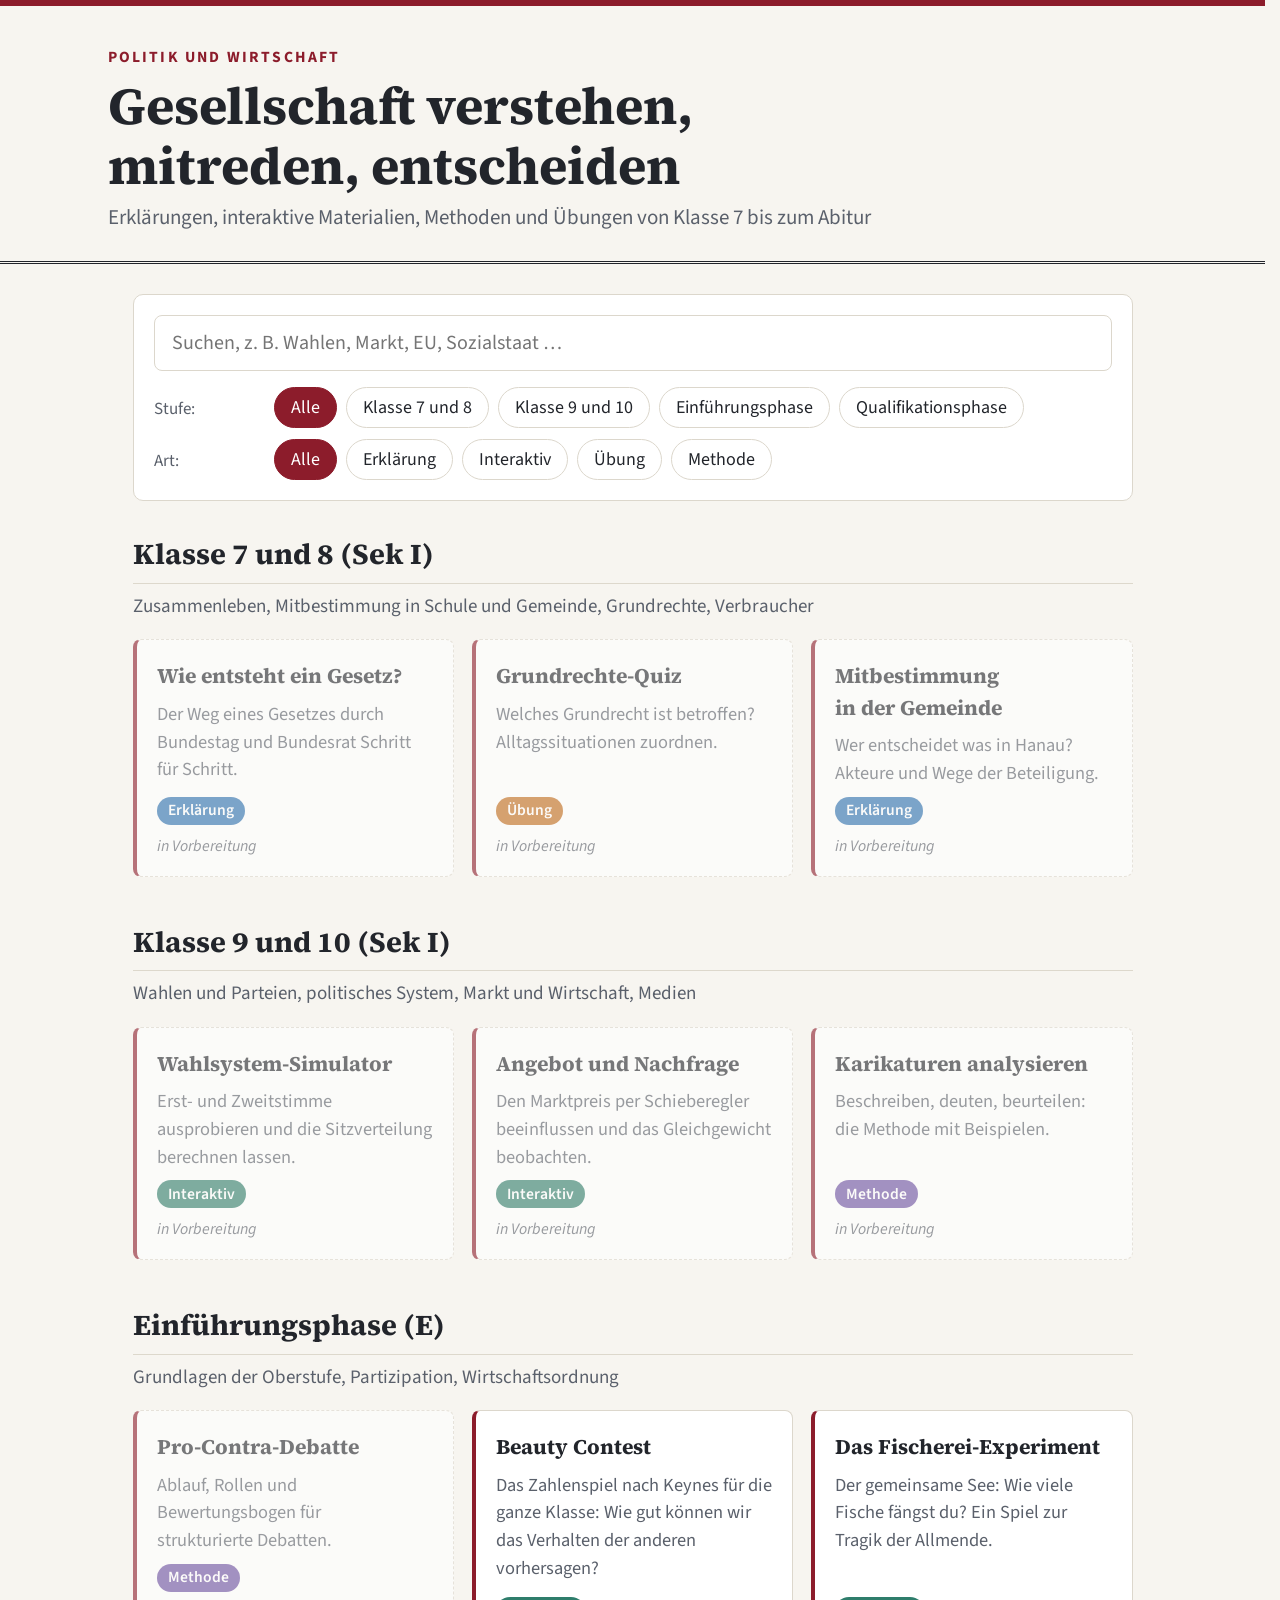
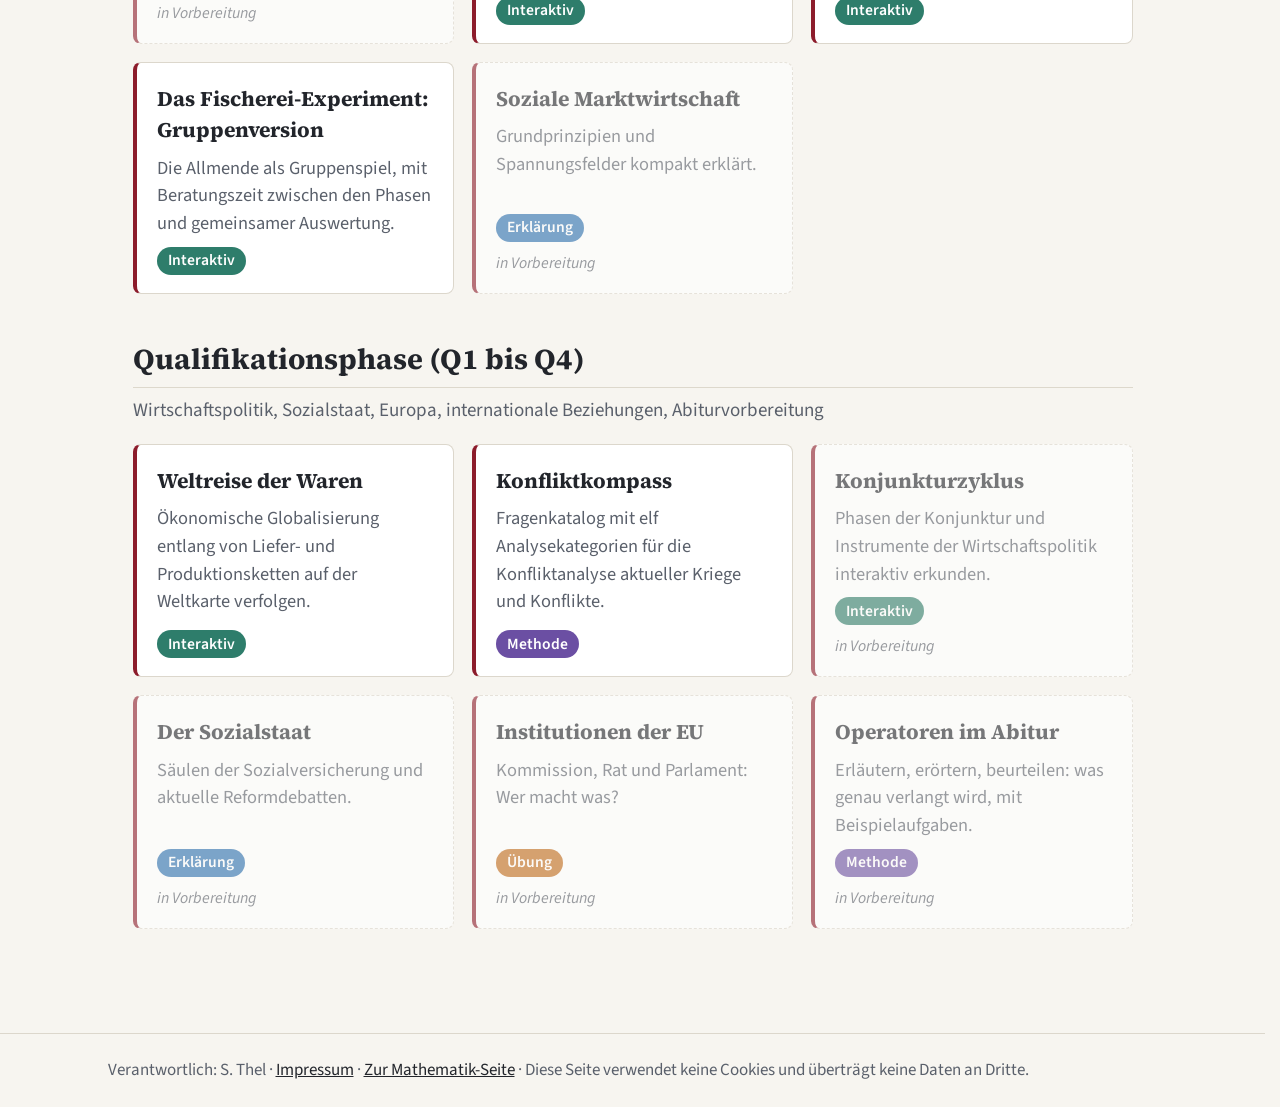
<file: index.html>
<!DOCTYPE html>
<html lang="de">
<head>
<meta charset="UTF-8">
<meta name="viewport" content="width=device-width, initial-scale=1">
<title>Politik und Wirtschaft: Materialien, Methoden und Übungen</title>
<link rel="stylesheet" href="assets/fonts/fonts.css">
<style id="typo-basis">
/* Platz für die Scrollleiste immer freihalten, damit nichts springt, wenn die Seite länger wird */
html{scrollbar-gutter:stable}
/* Einheitliche Schriften: Text Source Sans 3, Überschriften Source Serif 4, Zahlen Source Code Pro */
html{font-size:20px}
body{font-family:"Source Sans 3", system-ui, sans-serif}
h1,h2,h3{font-family:"Source Serif 4", Georgia, serif}
button,input,select,textarea{font-family:inherit}
code,kbd,samp,pre{font-family:"Source Code Pro", ui-monospace, monospace}
</style>
<style>
  :root {
    --ink: #22252b;
    --ink-soft: #5a606b;
    --paper: #f7f5f0;
    --rule: #ddd8cc;
    --accent: #8c1c2b;
    --card: #ffffff;
    --line: #dcd7cc;
    --erklaerung: #2a6fb0;
    --interaktiv: #2e7d6b;
    --uebung: #c06a1b;
    --methode: #6b4fa3;
  }
  * { box-sizing: border-box; }
  body {
    margin: 0;
    font-family:"Source Sans 3", system-ui, sans-serif;
    color: var(--ink);
    background: var(--paper);
    line-height: 1.5;
  }
  header {
    background: var(--paper);
    border-top: 6px solid var(--accent);
    border-bottom: 3px double var(--ink);
    padding: 2rem 1.25rem 1.4rem;
  }
  .wrap { max-width: 1050px; margin: 0 auto; }
  .kicker {
    text-transform: uppercase;
    letter-spacing: .14em;
    font-size: .78rem;
    color: var(--accent);
    font-weight: 700;
    margin: 0 0 .35rem;
  }
  h1 {
    font-family: "Source Serif 4", Georgia, serif;
    font-size: clamp(1.7rem, 4.2vw, 2.6rem);
    margin: 0 0 .3rem;
    line-height: 1.15;
  }
  .sub { margin: 0; color: var(--ink-soft); font-size: 1.05rem; }

  main { padding: 1.5rem 1.25rem 3rem; }

  .controls {
    background: var(--card);
    border: 1px solid var(--line);
    border-radius: 10px;
    padding: 1rem;
    margin-bottom: 1.6rem;
  }
  .search {
    width: 100%;
    font-size: 1rem;
    padding: .65rem .85rem;
    border: 1px solid var(--line);
    border-radius: 8px;
    color: var(--ink);
    margin-bottom: .8rem;
  }
  .search:focus { outline: 2px solid var(--accent); border-color: transparent; }
  .row { display: flex; flex-wrap: wrap; gap: .45rem; align-items: center; }
  .row + .row { margin-top: .55rem; }
  .row-label { font-size: .85rem; color: var(--ink-soft); margin-right: .25rem; min-width: 5.5rem; }
  .chip {
    border: 1px solid var(--line);
    background: #fff;
    color: var(--ink);
    padding: .35rem .8rem;
    border-radius: 999px;
    font-size: .9rem;
    cursor: pointer;
    font-family: inherit;
  }
  .chip:hover { border-color: var(--ink-soft); }
  .chip.active { background: var(--accent); color: #fff; border-color: var(--accent); }

  section.cat { margin-bottom: 2.2rem; }
  section.cat h2 {
    font-family: "Source Serif 4", Georgia, serif;
    font-size: 1.45rem;
    margin: 0 0 .2rem;
    padding-bottom: .3rem;
    border-bottom: 1px solid var(--rule);
  }
  section.cat .cat-desc { margin: .45rem 0 .9rem; color: var(--ink-soft); font-size: .95rem; }
  .grid {
    display: grid;
    grid-template-columns: repeat(auto-fill, minmax(240px, 1fr));
    gap: .9rem;
  }
  .card {
    background: var(--card);
    border: 1px solid var(--line);
    border-left: 4px solid var(--accent);
    border-radius: 8px;
    padding: 1rem 1rem .9rem;
    display: flex;
    flex-direction: column;
    gap: .45rem;
    text-decoration: none;
    color: inherit;
    transition: transform .12s ease, box-shadow .12s ease;
  }
  a.card:hover { transform: translateY(-2px); box-shadow: 0 6px 16px rgba(0,0,0,.10); }
  .card h3 { margin: 0; font-size: 1.05rem; }
  .card p { margin: 0; font-size: .92rem; color: var(--ink-soft); flex-grow: 1; }
  .meta { display: flex; flex-wrap: wrap; gap: .35rem; font-size: .78rem; }
  .badge { padding: .12rem .55rem; border-radius: 999px; color: #fff; font-weight: 600; }
  .badge.Erklärung { background: var(--erklaerung); }
  .badge.Interaktiv { background: var(--interaktiv); }
  .badge.Übung { background: var(--uebung); }
  .badge.Methode { background: var(--methode); }
  .card.soon { opacity: .6; border-style: dashed; border-left-style: solid; }
  .soon-note { font-size: .8rem; font-style: italic; color: var(--ink-soft); }

  .empty { text-align: center; color: var(--ink-soft); padding: 2rem 0; }

  footer {
    border-top: 1px solid var(--line);
    padding: 1.2rem 1.25rem;
    font-size: .85rem;
    color: var(--ink-soft);
  }
  footer a { color: var(--ink); }

/* Zeilenumbrüche und Filter auf kleinen Bildschirmen */
h1, h2, h3, .card h3 { text-wrap: balance; }
p { text-wrap: pretty; }
.row { position: relative; padding-left: 6rem; }
.row-label { position: absolute; left: 0; top: .5rem; min-width: 0; margin: 0; }
@media (max-width: 640px) {
  header { padding-left: 1.1rem; padding-right: 1.1rem; }
  header h1 { font-size: clamp(1.6rem, 7.5vw, 2.2rem); }
  .row { padding-left: 0; }
  .row-label { position: static; flex-basis: 100%; margin-bottom: .1rem; }
  .chip { padding: .3rem .75rem; font-size: .88rem; }
  .search { font-size: .95rem; }
}
</style>
</head>
<body>

<header>
  <div class="wrap">
    <p class="kicker">Politik und Wirtschaft</p>
    <h1>Gesellschaft verstehen, mitreden, entscheiden</h1>
    <p class="sub">Erklärungen, interaktive Materialien, Methoden und Übungen von Klasse 7 bis zum Abitur</p>
  </div>
</header>

<main class="wrap">
  <div class="controls">
    <input class="search" id="search" type="search" placeholder="Suchen, z. B. Wahlen, Markt, EU, Sozialstaat …" aria-label="Suchen">
    <div class="row" id="stufen-row"><span class="row-label">Stufe:</span></div>
    <div class="row" id="typen-row"><span class="row-label">Art:</span></div>
  </div>

  <div id="content"></div>
</main>

<footer>
  <div class="wrap">
    Verantwortlich: S. Thel ·
    <a href="impressum.html">Impressum</a> ·
    <a href="../mathe-lab/">Zur Mathematik-Seite</a> ·
    Diese Seite verwendet keine Cookies und überträgt keine Daten an Dritte.
  </div>
</footer>

<script>
/* =========================================================
   HIER PFLEGST DU DEINE INHALTE
   Für ein neues Material einfach einen Eintrag kopieren und anpassen.
   link: Pfad zur Datei (z. B. "q-phase/sozialstaat.html").
         Leer lassen ("") = wird als "in Vorbereitung" angezeigt.
   typ:  "Erklärung", "Interaktiv", "Übung" oder "Methode"
   kategorie: muss einer der Kategorien unten entsprechen
   ========================================================= */

const KATEGORIEN = [
  { id: "klasse78",  name: "Klasse 7 und 8",        stufe: "Sek I",  beschreibung: "Zusammenleben, Mitbestimmung in Schule und Gemeinde, Grundrechte, Verbraucher" },
  { id: "klasse910", name: "Klasse 9 und 10",       stufe: "Sek I",  beschreibung: "Wahlen und Parteien, politisches System, Markt und Wirtschaft, Medien" },
  { id: "e-phase",   name: "Einführungsphase",      stufe: "E",      beschreibung: "Grundlagen der Oberstufe, Partizipation, Wirtschaftsordnung" },
  { id: "q-phase",   name: "Qualifikationsphase",   stufe: "Q1 bis Q4", beschreibung: "Wirtschaftspolitik, Sozialstaat, Europa, internationale Beziehungen, Abiturvorbereitung" }
];

const INHALTE = [
  { titel: "Wie entsteht ein Gesetz?", beschreibung: "Der Weg eines Gesetzes durch Bundestag und Bundesrat Schritt für Schritt.", kategorie: "klasse78", typ: "Erklärung", link: "" },
  { titel: "Grundrechte-Quiz", beschreibung: "Welches Grundrecht ist betroffen? Alltagssituationen zuordnen.", kategorie: "klasse78", typ: "Übung", link: "" },
  { titel: "Mitbestimmung in der Gemeinde", beschreibung: "Wer entscheidet was in Hanau? Akteure und Wege der Beteiligung.", kategorie: "klasse78", typ: "Erklärung", link: "" },

  { titel: "Wahlsystem-Simulator", beschreibung: "Erst- und Zweitstimme ausprobieren und die Sitzverteilung berechnen lassen.", kategorie: "klasse910", typ: "Interaktiv", link: "" },
  { titel: "Angebot und Nachfrage", beschreibung: "Den Marktpreis per Schieberegler beeinflussen und das Gleichgewicht beobachten.", kategorie: "klasse910", typ: "Interaktiv", link: "" },
  { titel: "Karikaturen analysieren", beschreibung: "Beschreiben, deuten, beurteilen: die Methode mit Beispielen.", kategorie: "klasse910", typ: "Methode", link: "" },

  { titel: "Pro-Contra-Debatte", beschreibung: "Ablauf, Rollen und Bewertungsbogen für strukturierte Debatten.", kategorie: "e-phase", typ: "Methode", link: "" },
  { titel: "Beauty Contest", beschreibung: "Das Zahlenspiel nach Keynes für die ganze Klasse: Wie gut können wir das Verhalten der anderen vorhersagen?", kategorie: "e-phase", typ: "Interaktiv", link: "e-phase/beauty-contest.html" },
  { titel: "Das Fischerei-Experiment", beschreibung: "Der gemeinsame See: Wie viele Fische fängst du? Ein Spiel zur Tragik der Allmende.", kategorie: "e-phase", typ: "Interaktiv", link: "e-phase/fischerei-experiment.html" },
  { titel: "Das Fischerei-Experiment: Gruppenversion", beschreibung: "Die Allmende als Gruppenspiel, mit Beratungszeit zwischen den Phasen und gemeinsamer Auswertung.", kategorie: "e-phase", typ: "Interaktiv", link: "e-phase/fischerei-gruppenversion.html" },
  { titel: "Soziale Marktwirtschaft", beschreibung: "Grundprinzipien und Spannungsfelder kompakt erklärt.", kategorie: "e-phase", typ: "Erklärung", link: "" },

  { titel: "Weltreise der Waren", beschreibung: "Ökonomische Globalisierung entlang von Liefer- und Produktionsketten auf der Weltkarte verfolgen.", kategorie: "q-phase", typ: "Interaktiv", link: "q-phase/weltreise-der-waren.html" },
  { titel: "Konfliktkompass", beschreibung: "Fragenkatalog mit elf Analysekategorien für die Konfliktanalyse aktueller Kriege und Konflikte.", kategorie: "q-phase", typ: "Methode", link: "q-phase/konfliktkompass.html" },
  { titel: "Konjunkturzyklus", beschreibung: "Phasen der Konjunktur und Instrumente der Wirtschaftspolitik interaktiv erkunden.", kategorie: "q-phase", typ: "Interaktiv", link: "" },
  { titel: "Der Sozialstaat", beschreibung: "Säulen der Sozialversicherung und aktuelle Reformdebatten.", kategorie: "q-phase", typ: "Erklärung", link: "" },
  { titel: "Institutionen der EU", beschreibung: "Kommission, Rat und Parlament: Wer macht was?", kategorie: "q-phase", typ: "Übung", link: "" },
  { titel: "Operatoren im Abitur", beschreibung: "Erläutern, erörtern, beurteilen: was genau verlangt wird, mit Beispielaufgaben.", kategorie: "q-phase", typ: "Methode", link: "" }
];

/* ========= Ab hier musst du nichts mehr ändern ========= */

const TYPEN = ["Erklärung", "Interaktiv", "Übung", "Methode"];
let aktiveStufe = "alle";
let aktiverTyp = "alle";
let suchtext = "";

function chip(label, value, gruppe) {
  const b = document.createElement("button");
  b.className = "chip";
  b.textContent = label;
  b.dataset.value = value;
  b.addEventListener("click", () => {
    if (gruppe === "stufe") aktiveStufe = value; else aktiverTyp = value;
    aktualisiereChips();
    render();
  });
  return b;
}

function baueFilter() {
  const sRow = document.getElementById("stufen-row");
  sRow.appendChild(chip("Alle", "alle", "stufe"));
  KATEGORIEN.forEach(k => sRow.appendChild(chip(k.name, k.id, "stufe")));
  const tRow = document.getElementById("typen-row");
  tRow.appendChild(chip("Alle", "alle", "typ"));
  TYPEN.forEach(t => tRow.appendChild(chip(t, t, "typ")));
  aktualisiereChips();
}

function aktualisiereChips() {
  document.querySelectorAll("#stufen-row .chip").forEach(c =>
    c.classList.toggle("active", c.dataset.value === aktiveStufe));
  document.querySelectorAll("#typen-row .chip").forEach(c =>
    c.classList.toggle("active", c.dataset.value === aktiverTyp));
}

function passt(item) {
  if (aktiveStufe !== "alle" && item.kategorie !== aktiveStufe) return false;
  if (aktiverTyp !== "alle" && item.typ !== aktiverTyp) return false;
  if (suchtext) {
    const t = (item.titel + " " + item.beschreibung).toLowerCase();
    if (!t.includes(suchtext)) return false;
  }
  return true;
}

function karte(item) {
  const el = document.createElement(item.link ? "a" : "div");
  el.className = "card" + (item.link ? "" : " soon");
  if (item.link) el.href = item.link;
  const h = document.createElement("h3"); h.textContent = item.titel;
  const p = document.createElement("p"); p.textContent = item.beschreibung;
  const meta = document.createElement("div"); meta.className = "meta";
  const b = document.createElement("span"); b.className = "badge " + item.typ; b.textContent = item.typ;
  meta.appendChild(b);
  el.append(h, p, meta);
  if (!item.link) {
    const s = document.createElement("span"); s.className = "soon-note"; s.textContent = "in Vorbereitung";
    el.appendChild(s);
  }
  return el;
}

function render() {
  const c = document.getElementById("content");
  c.innerHTML = "";
  let gefunden = 0;
  KATEGORIEN.forEach(k => {
    const items = INHALTE.filter(i => i.kategorie === k.id && passt(i));
    if (!items.length) return;
    gefunden += items.length;
    const sec = document.createElement("section"); sec.className = "cat";
    const h = document.createElement("h2"); h.textContent = k.name + " (" + k.stufe + ")";
    const d = document.createElement("p"); d.className = "cat-desc"; d.textContent = k.beschreibung;
    const g = document.createElement("div"); g.className = "grid";
    items.forEach(i => g.appendChild(karte(i)));
    sec.append(h, d, g);
    c.appendChild(sec);
  });
  if (!gefunden) {
    c.innerHTML = '<p class="empty">Keine passenden Inhalte gefunden.</p>';
  }
}

document.getElementById("search").addEventListener("input", e => {
  suchtext = e.target.value.trim().toLowerCase();
  render();
});

baueFilter();
render();
</script>
</body>
</html>
</file>
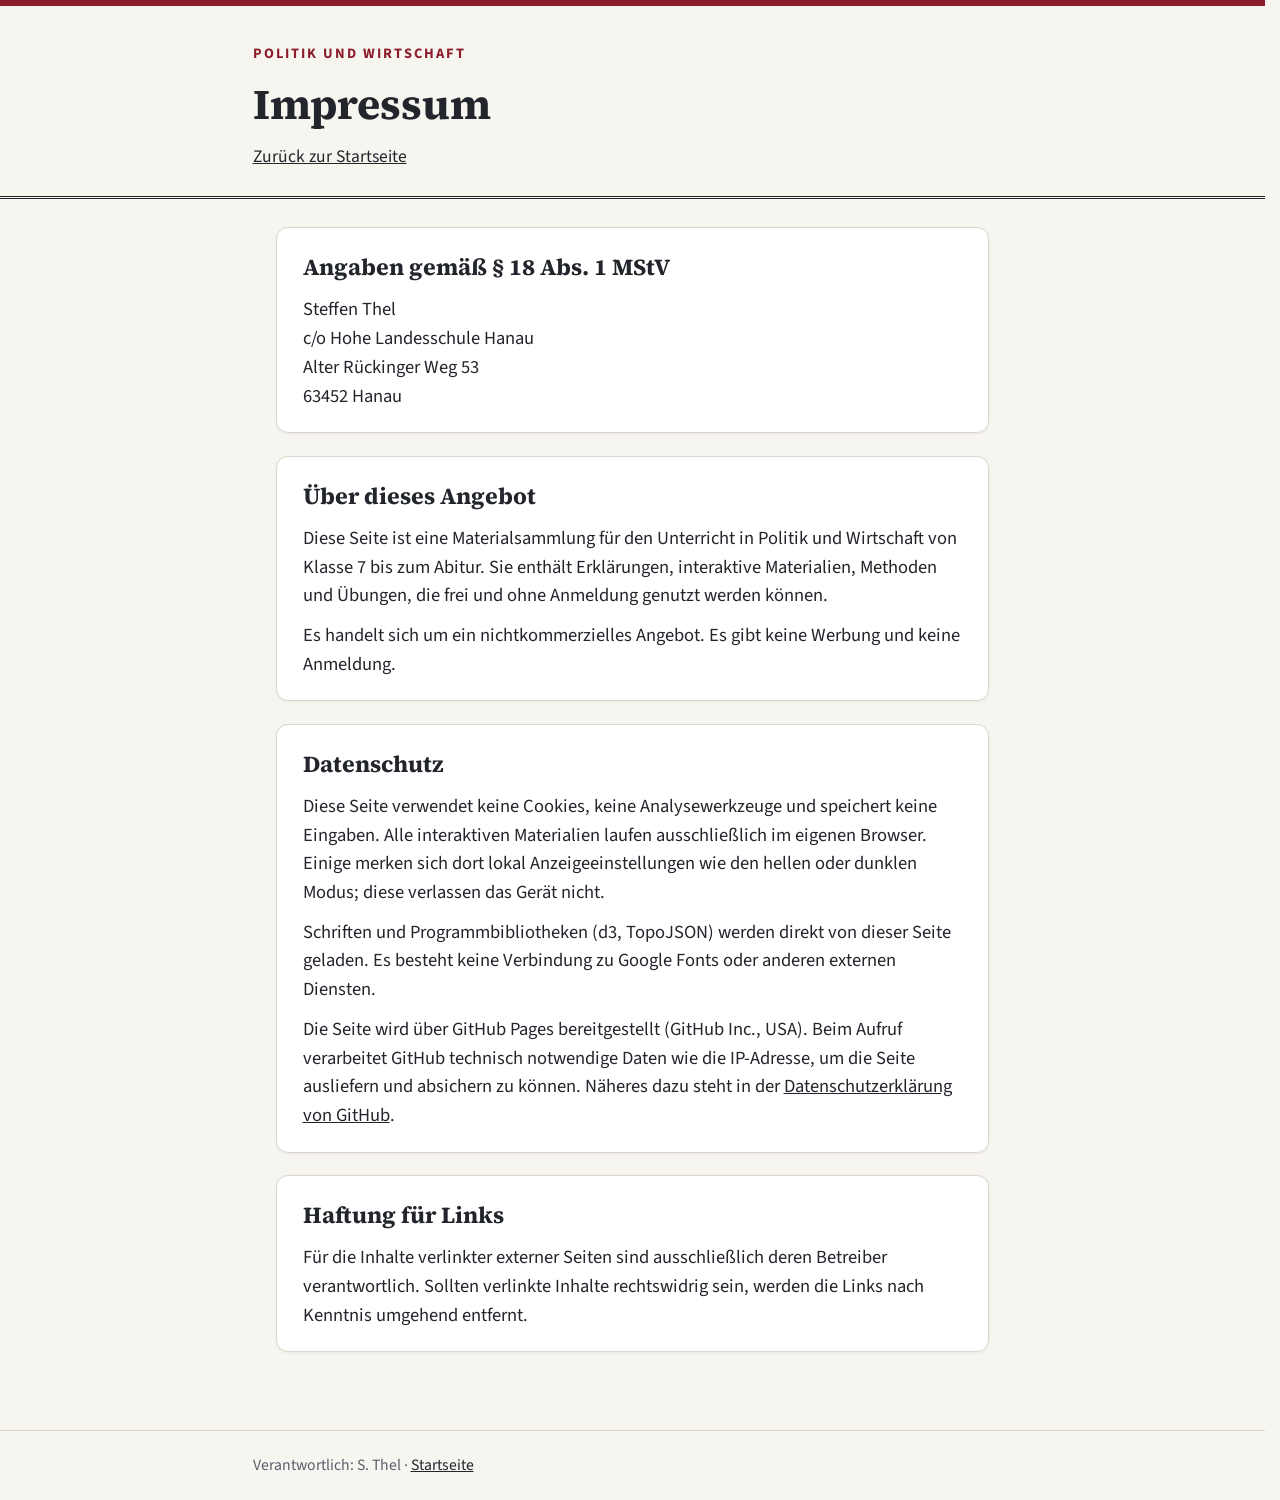
<file: impressum.html>
<!DOCTYPE html>
<html lang="de">
<head>
<meta charset="UTF-8">
<meta name="viewport" content="width=device-width, initial-scale=1">
<meta name="robots" content="noindex">
<title>Impressum · Politik und Wirtschaft</title>
<link rel="stylesheet" href="assets/fonts/fonts.css">
<style id="typo-basis">
/* Platz für die Scrollleiste immer freihalten, damit nichts springt, wenn die Seite länger wird */
html{scrollbar-gutter:stable}
/* Einheitliche Schriften: Text Source Sans 3, Überschriften Source Serif 4, Zahlen Source Code Pro */
html{font-size:18.5px}
body{font-family:"Source Sans 3", system-ui, sans-serif}
h1,h2,h3{font-family:"Source Serif 4", Georgia, serif}
button,input,select,textarea{font-family:inherit}
code,kbd,samp,pre{font-family:"Source Code Pro", ui-monospace, monospace}
</style>
<style>
  :root {
    --ink: #22252b;
    --ink-soft: #5a606b;
    --paper: #f7f5f0;
    --accent: #8c1c2b;
    --card: #ffffff;
    --line: #dcd7cc;
  }
  * { box-sizing: border-box; }
  body {
    margin: 0;
    font-family:"Source Sans 3", system-ui, sans-serif;
    color: var(--ink);
    background: var(--paper);
    line-height: 1.55;
  }
  header {
    background: var(--paper);
    border-top: 6px solid var(--accent);
    border-bottom: 3px double var(--ink);
    padding: 2rem 1.25rem 1.4rem;
  }
  .wrap { max-width: 760px; margin: 0 auto; }
  h1 {
    font-family: "Source Serif 4", Georgia, serif;
    font-size: clamp(1.7rem, 4vw, 2.3rem);
    margin: 0 0 .3rem;
  }
  .kicker { text-transform: uppercase; letter-spacing: .14em; font-size: .78rem; color: var(--accent); font-weight: 700; margin: 0 0 .35rem; }
  .back { color: var(--ink-soft); font-size: .95rem; }
  .back a { color: var(--ink); }
  main { padding: 1.5rem 1.25rem 3rem; }
  .box {
    background: var(--card);
    border: 1px solid var(--line);
    border-radius: 12px;
    padding: 1.2rem 1.4rem;
    margin-bottom: 1.2rem;
    box-shadow: 0 1px 3px rgba(34,37,43,.06);
  }
  h2 {
    font-family: "Source Serif 4", Georgia, serif;
    font-size: 1.25rem;
    margin: 0 0 .5rem;
  }
  p { margin: 0 0 .6rem; }
  p:last-child { margin-bottom: 0; }
  address { font-style: normal; }
  a { color: var(--ink); }
  footer {
    border-top: 1px solid var(--line);
    background: var(--paper);
    padding: 1.2rem 1.25rem;
    font-size: .85rem;
    color: var(--ink-soft);
  }
</style>
</head>
<body>

<header>
  <div class="wrap">
    <p class="kicker">Politik und Wirtschaft</p>
    <h1>Impressum</h1>
    <p class="back"><a href="./">Zurück zur Startseite</a></p>
  </div>
</header>

<main class="wrap">
  <div class="box">
    <h2>Angaben gemäß § 18 Abs. 1 MStV</h2>
    <address>
      Steffen Thel<br>
      c/o Hohe Landesschule Hanau<br>
      Alter Rückinger Weg 53<br>
      63452 Hanau
    </address>
  </div>

  <div class="box">
    <h2>Über dieses Angebot</h2>
    <p>Diese Seite ist eine Materialsammlung für den Unterricht in Politik und Wirtschaft von Klasse 7 bis zum Abitur. Sie enthält Erklärungen, interaktive Materialien, Methoden und Übungen, die frei und ohne Anmeldung genutzt werden können.</p>
    <p>Es handelt sich um ein nichtkommerzielles Angebot. Es gibt keine Werbung und keine Anmeldung.</p>
  </div>

  <div class="box">
    <h2>Datenschutz</h2>
    <p>Diese Seite verwendet keine Cookies, keine Analysewerkzeuge und speichert keine Eingaben. Alle interaktiven Materialien laufen ausschließlich im eigenen Browser. Einige merken sich dort lokal Anzeigeeinstellungen wie den hellen oder dunklen Modus; diese verlassen das Gerät nicht.</p>
    <p>Schriften und Programmbibliotheken (d3, TopoJSON) werden direkt von dieser Seite geladen. Es besteht keine Verbindung zu Google Fonts oder anderen externen Diensten.</p>
    <p>Die Seite wird über GitHub Pages bereitgestellt (GitHub Inc., USA). Beim Aufruf verarbeitet GitHub technisch notwendige Daten wie die IP-Adresse, um die Seite ausliefern und absichern zu können. Näheres dazu steht in der <a href="https://docs.github.com/de/site-policy/privacy-policies/github-general-privacy-statement" rel="noopener">Datenschutzerklärung von GitHub</a>.</p>
  </div>

  <div class="box">
    <h2>Haftung für Links</h2>
    <p>Für die Inhalte verlinkter externer Seiten sind ausschließlich deren Betreiber verantwortlich. Sollten verlinkte Inhalte rechtswidrig sein, werden die Links nach Kenntnis umgehend entfernt.</p>
  </div>
</main>

<footer>
  <div class="wrap">
    Verantwortlich: S. Thel · <a href="./">Startseite</a>
  </div>
</footer>

</body>
</html>
</file>
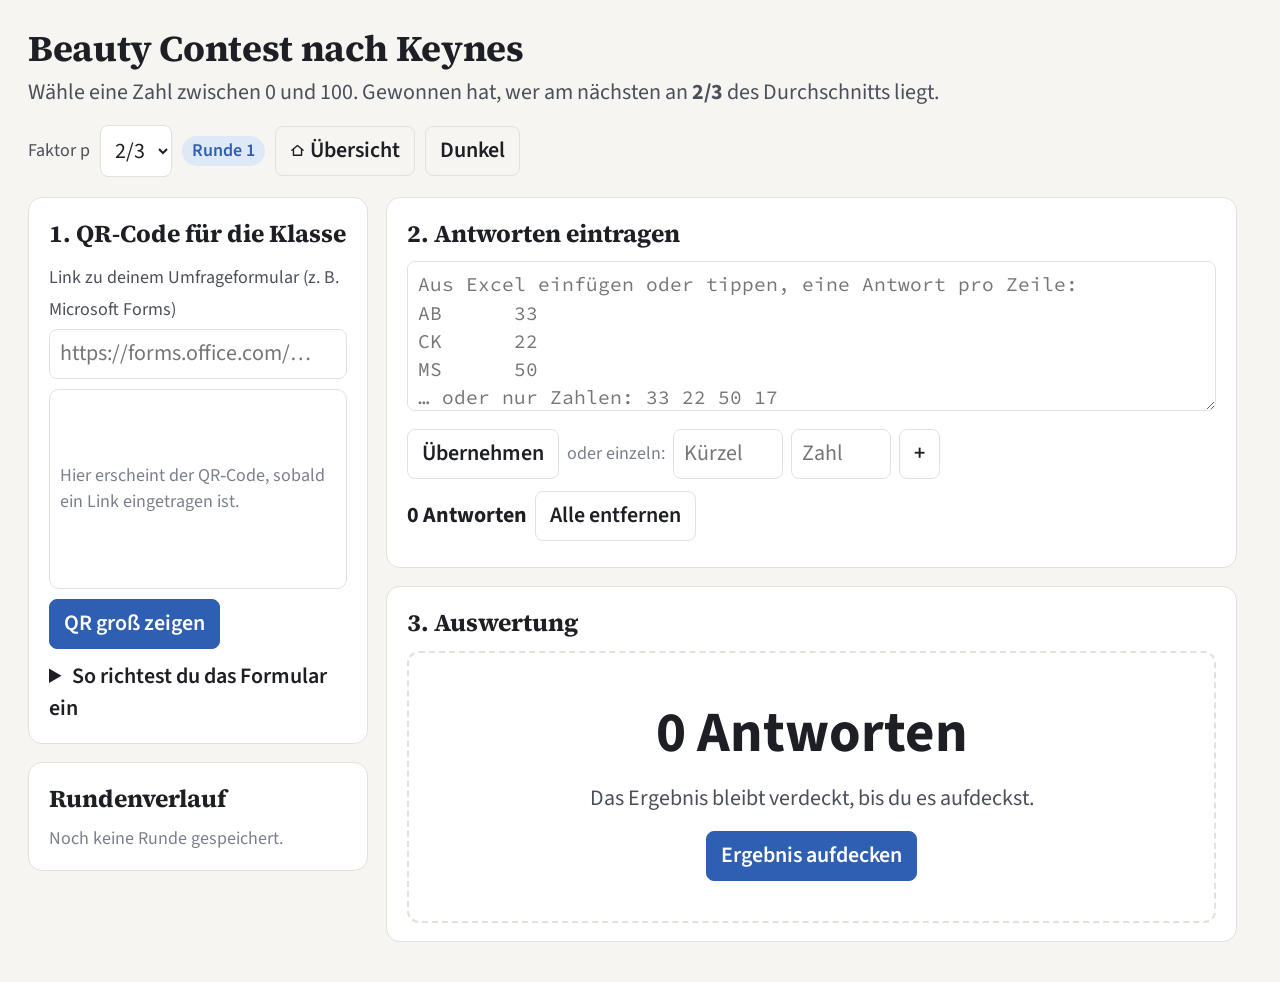
<file: e-phase/beauty-contest.html>
<!DOCTYPE html>
<html lang="de">
<head>
<meta charset="utf-8">
<meta name="viewport" content="width=device-width, initial-scale=1">
<title>Beauty Contest</title>
<link rel="stylesheet" href="../assets/fonts/fonts.css">
<style id="typo-basis">
/* Platz für die Scrollleiste immer freihalten, damit nichts springt, wenn die Seite länger wird */
html{scrollbar-gutter:stable}
/* Einheitliche Schriften: Text Source Sans 3, Überschriften Source Serif 4, Zahlen Source Code Pro */
html{font-size:21px}
body{font-family:"Source Sans 3", system-ui, sans-serif}
h1,h2,h3{font-family:"Source Serif 4", Georgia, serif}
button,input,select,textarea{font-family:inherit}
code,kbd,samp,pre{font-family:"Source Code Pro", ui-monospace, monospace}
</style>
<style>
:root{
  --bg:#f6f5f1; --card:#ffffff; --ink:#1d1f24; --ink2:#4a4f59; --muted:#7a808b;
  --line:#e3e1da; --accent:#2f5fb3; --accent-soft:#dfe8f7; --bar:#5b85d6; --bar-hi:#2f5fb3;
  --target:#c2571a; --good:#2e7d4f; --bad:#b3261e;
}
@media (prefers-color-scheme: dark){
  :root:not([data-theme="light"]){ color-scheme:dark;
    --bg:#16181c; --card:#1f2228; --ink:#eceef2; --ink2:#c3c7cf; --muted:#8d939e;
    --line:#33373f; --accent:#8fb0ec; --accent-soft:#283449; --bar:#6f95dd; --bar-hi:#a9c2f1;
    --target:#f0955c; --good:#6cc493; --bad:#f08b84;
  }
}
:root[data-theme="dark"]{ color-scheme:dark;
    --bg:#16181c; --card:#1f2228; --ink:#eceef2; --ink2:#c3c7cf; --muted:#8d939e;
    --line:#33373f; --accent:#8fb0ec; --accent-soft:#283449; --bar:#6f95dd; --bar-hi:#a9c2f1;
    --target:#f0955c; --good:#6cc493; --bad:#f08b84;
}
*{box-sizing:border-box}
body{margin:0;background:var(--bg);color:var(--ink);font:22px/1.45 "Source Sans 3",system-ui,sans-serif}
header{padding:22px 28px 10px;display:flex;flex-wrap:wrap;gap:16px;align-items:flex-end;justify-content:space-between}
h1{margin:0;font-size:36.5px;letter-spacing:-.01em}
.sub{color:var(--ink2);margin-top:2px}
.controls{display:flex;gap:10px;align-items:center;flex-wrap:wrap}
label.small{font-size:18px;color:var(--ink2)}
select,input[type=text],input[type=number],input[type=url],textarea{
  font:inherit;color:var(--ink);background:var(--card);border:1px solid var(--line);border-radius:8px;padding:8px 10px}
textarea{width:100%;min-height:150px;resize:vertical;font-family:"Source Code Pro", ui-monospace, monospace;font-size:19.5px}
button{font:inherit;font-weight:600;border-radius:8px;border:1px solid var(--line);background:var(--card);color:var(--ink);padding:8px 14px;cursor:pointer}
button:hover{border-color:var(--accent)}
button.primary{background:var(--accent);border-color:var(--accent);color:#fff}
@media (prefers-color-scheme: dark){:root:not([data-theme="light"]) button.primary{color:#10131a}}
:root[data-theme="dark"] button.primary{color:#10131a}
button.ghost{background:transparent}
main{display:grid;grid-template-columns:minmax(280px,340px) 1fr;gap:18px;padding:10px 28px 40px}
@media (max-width:900px){main{grid-template-columns:minmax(0,1fr)}}
.row{flex-wrap:wrap}
.card{background:var(--card);border:1px solid var(--line);border-radius:14px;padding:18px 20px}
.card h2{margin:0 0 10px;font-size:24.5px}
.stack{display:flex;flex-direction:column;gap:18px}
.qrbox{display:flex;justify-content:center;align-items:center;background:#fff;border-radius:10px;padding:10px;min-height:200px;border:1px solid var(--line)}
.qrbox svg{width:100%;height:auto;max-width:260px}
.hint{color:var(--muted);font-size:18px}
.row{display:flex;gap:8px;flex-wrap:wrap;align-items:center}
.pill{display:inline-block;background:var(--accent-soft);color:var(--accent);border-radius:999px;padding:2px 10px;font-size:18px;font-weight:600}
.stats{display:grid;grid-template-columns:repeat(4,1fr);gap:12px;margin:6px 0 14px}
@media (max-width:700px){.stats{grid-template-columns:repeat(2,1fr)}}
.stat{border:1px solid var(--line);border-radius:10px;padding:10px 14px}
.stat .k{font-size:18px;color:var(--ink2)}
.stat .v{font-size:44px;font-weight:700;line-height:1.1}
.stat.target .v{color:var(--target)}
.winner{font-size:26px;margin:4px 0 12px}
.winner b{font-size:31px}
.hidden{display:none!important}
.cover{border:2px dashed var(--line);border-radius:12px;padding:40px;text-align:center;color:var(--ink2)}
.cover .big{font-size:clamp(34px,10vw,57px);font-weight:700;color:var(--ink)}
table{border-collapse:collapse;width:100%;font-size:19.5px}
th,td{text-align:left;padding:6px 8px;border-bottom:1px solid var(--line)}
th{color:var(--ink2);font-weight:600}
td.num,th.num{text-align:right;font-variant-numeric:tabular-nums}
.chartwrap{position:relative}
.tip{position:absolute;pointer-events:none;background:var(--ink);color:var(--bg);font-size:18px;padding:5px 9px;border-radius:6px;white-space:nowrap;transform:translate(-50%,-110%)}
.chips{display:flex;flex-wrap:wrap;gap:6px;max-height:160px;overflow:auto}
.chip{background:var(--bg);border:1px solid var(--line);border-radius:999px;padding:2px 4px 2px 10px;font-size:18px;display:inline-flex;align-items:center;gap:4px}
.chip button{border:none;background:none;padding:0 6px;color:var(--muted);font-weight:700}
.msg{font-size:18px;margin-top:6px}
.msg.err{color:var(--bad)} .msg.ok{color:var(--good)}
details summary{cursor:pointer;font-weight:600}
details ol{padding-left:20px;margin:8px 0}
.overlay{position:fixed;inset:0;background:rgba(10,12,16,.92);display:flex;flex-direction:column;align-items:center;justify-content:center;z-index:10;gap:18px;color:#fff;text-align:center}
.overlay .qrbig{background:#fff;padding:18px;border-radius:16px;width:min(78vh,90vw)}
.overlay .qrbig svg{width:100%;height:auto;display:block}
.overlay .t{font-size:39px;font-weight:700}
.levels td{padding:4px 8px}
</style>
</head>
<body>
<header>
  <div>
    <h1>Beauty Contest nach Keynes</h1>
    <div class="sub">Wähle eine Zahl zwischen 0 und 100. Gewonnen hat, wer am nächsten an <b id="pText">2/3</b> des Durchschnitts liegt.</div>
  </div>
  <div class="controls">
    <label class="small" for="pSel">Faktor p</label>
    <select id="pSel">
      <option value="2/3" selected>2/3</option>
      <option value="1/2">1/2</option>
      <option value="1">1</option>
      <option value="4/3">4/3</option>
    </select>
    <span class="pill" id="roundPill">Runde 1</span>
    <button class="ghost" id="themeBtn" type="button">Dunkel</button>
  </div>
</header>

<main>
  <div class="stack">
    <section class="card">
      <h2>1. QR‑Code für die Klasse</h2>
      <label class="small" for="urlIn">Link zu deinem Umfrageformular (z. B. Microsoft Forms)</label>
      <input id="urlIn" type="url" placeholder="https://forms.office.com/…" style="width:100%;margin:4px 0 10px">
      <div class="qrbox" id="qrBox"><span class="hint">Hier erscheint der QR‑Code, sobald ein Link eingetragen ist.</span></div>
      <div class="row" style="margin-top:10px">
        <button id="qrBig" class="primary">QR groß zeigen</button>
      </div>
      <details style="margin-top:12px">
        <summary>So richtest du das Formular ein</summary>
        <ol class="hint">
          <li>Neues Formular anlegen, Titel z. B. „Beauty Contest“.</li>
          <li>Frage 1: „Dein Kürzel“ (Text). Kürzel statt Klarnamen schont den Datenschutz.</li>
          <li>Frage 2: „Deine Zahl (0 bis 100)“, Typ Text mit Einschränkung „Zahl zwischen 0 und 100“.</li>
          <li>Link kopieren und oben einfügen.</li>
          <li>Nach Ablauf der Zeit die Antworten in Excel öffnen, die Spalten Kürzel und Zahl markieren, kopieren und rechts einfügen.</li>
        </ol>
      </details>
    </section>

    <section class="card">
      <h2>Rundenverlauf</h2>
      <div id="histEmpty" class="hint">Noch keine Runde gespeichert.</div>
      <div id="histWrap" class="hidden">
        <div class="chartwrap" id="lineWrap"></div>
        <table id="histTable" style="margin-top:8px">
          <thead><tr><th>Runde</th><th class="num">p</th><th class="num">n</th><th class="num">Ø</th><th class="num">Ziel</th><th>Gewinn</th></tr></thead>
          <tbody></tbody>
        </table>
        <div class="row" style="margin-top:10px"><button id="clearHist" class="ghost">Verlauf löschen</button></div>
      </div>
    </section>
  </div>

  <div class="stack">
    <section class="card">
      <h2>2. Antworten eintragen</h2>
      <textarea id="paste" placeholder="Aus Excel einfügen oder tippen, eine Antwort pro Zeile:
AB	33
CK	22
MS	50
… oder nur Zahlen: 33 22 50 17"></textarea>
      <div class="row" style="margin-top:8px">
        <button id="addPaste">Übernehmen</button>
        <span class="hint">oder einzeln:</span>
        <input id="qName" type="text" placeholder="Kürzel" style="width:110px">
        <input id="qNum" type="number" min="0" max="100" step="any" placeholder="Zahl" style="width:100px">
        <button id="qAdd">+</button>
      </div>
      <div id="msg" class="msg"></div>
      <div style="margin-top:12px" class="row"><b id="countLbl">0 Antworten</b><button id="clearEntries" class="ghost">Alle entfernen</button></div>
      <div class="chips" id="chips" style="margin-top:8px"></div>
    </section>

    <section class="card">
      <h2>3. Auswertung</h2>
      <div id="cover" class="cover">
        <div class="big" id="coverN">0 Antworten</div>
        <div style="margin:8px 0 16px">Das Ergebnis bleibt verdeckt, bis du es aufdeckst.</div>
        <button id="reveal" class="primary">Ergebnis aufdecken</button>
      </div>
      <div id="results" class="hidden">
        <div class="stats">
          <div class="stat"><div class="k">Antworten</div><div class="v" id="sN">0</div></div>
          <div class="stat"><div class="k">Durchschnitt</div><div class="v" id="sMean">0</div></div>
          <div class="stat target"><div class="k" id="sTargetK">2/3 des Durchschnitts</div><div class="v" id="sTarget">0</div></div>
          <div class="stat"><div class="k">Median</div><div class="v" id="sMed">0</div></div>
        </div>
        <div class="winner" id="winner"></div>
        <div class="chartwrap" id="histChart"></div>
        <div class="hint" style="margin-top:4px">Balken: Anzahl der Antworten je Fünferbereich. Gestrichelt: Durchschnitt. Durchgezogen: Zielzahl.</div>
        <details style="margin-top:14px">
          <summary>Denkebenen (Level‑k) zum Vergleich</summary>
          <table class="levels" style="margin-top:8px;max-width:520px">
            <thead><tr><th>Ebene</th><th>Annahme</th><th class="num">Zahl</th><th class="num">So gewählt</th></tr></thead>
            <tbody id="levelBody"></tbody>
          </table>
          <div class="hint" id="eqNote" style="margin-top:6px"></div>
        </details>
        <div class="row" style="margin-top:16px">
          <button id="saveRound" class="primary">Runde speichern und neue Runde starten</button>
          <button id="hide" class="ghost">Wieder verdecken</button>
        </div>
      </div>
    </section>
  </div>
</main>

<div id="overlay" class="overlay hidden">
  <div class="t">Scanne den Code und wähle eine Zahl zwischen 0 und 100</div>
  <div class="qrbig" id="qrBigBox"></div>
  <div id="overlayCount" style="font-size:23.5px;opacity:.8"></div>
  <button id="closeOverlay">Schließen</button>
</div>

<script>
//---------------------------------------------------------------------
//
// QR Code Generator for JavaScript
//
// Copyright (c) 2009 Kazuhiko Arase
//
// URL: http://www.d-project.com/
//
// Licensed under the MIT license:
//  http://www.opensource.org/licenses/mit-license.php
//
// The word 'QR Code' is registered trademark of
// DENSO WAVE INCORPORATED
//  http://www.denso-wave.com/qrcode/faqpatent-e.html
//
//---------------------------------------------------------------------

var qrcode = function() {

  //---------------------------------------------------------------------
  // qrcode
  //---------------------------------------------------------------------

  /**
   * qrcode
   * @param typeNumber 1 to 40
   * @param errorCorrectionLevel 'L','M','Q','H'
   */
  var qrcode = function(typeNumber, errorCorrectionLevel) {

    var PAD0 = 0xEC;
    var PAD1 = 0x11;

    var _typeNumber = typeNumber;
    var _errorCorrectionLevel = QRErrorCorrectionLevel[errorCorrectionLevel];
    var _modules = null;
    var _moduleCount = 0;
    var _dataCache = null;
    var _dataList = [];

    var _this = {};

    var makeImpl = function(test, maskPattern) {

      _moduleCount = _typeNumber * 4 + 17;
      _modules = function(moduleCount) {
        var modules = new Array(moduleCount);
        for (var row = 0; row < moduleCount; row += 1) {
          modules[row] = new Array(moduleCount);
          for (var col = 0; col < moduleCount; col += 1) {
            modules[row][col] = null;
          }
        }
        return modules;
      }(_moduleCount);

      setupPositionProbePattern(0, 0);
      setupPositionProbePattern(_moduleCount - 7, 0);
      setupPositionProbePattern(0, _moduleCount - 7);
      setupPositionAdjustPattern();
      setupTimingPattern();
      setupTypeInfo(test, maskPattern);

      if (_typeNumber >= 7) {
        setupTypeNumber(test);
      }

      if (_dataCache == null) {
        _dataCache = createData(_typeNumber, _errorCorrectionLevel, _dataList);
      }

      mapData(_dataCache, maskPattern);
    };

    var setupPositionProbePattern = function(row, col) {

      for (var r = -1; r <= 7; r += 1) {

        if (row + r <= -1 || _moduleCount <= row + r) continue;

        for (var c = -1; c <= 7; c += 1) {

          if (col + c <= -1 || _moduleCount <= col + c) continue;

          if ( (0 <= r && r <= 6 && (c == 0 || c == 6) )
              || (0 <= c && c <= 6 && (r == 0 || r == 6) )
              || (2 <= r && r <= 4 && 2 <= c && c <= 4) ) {
            _modules[row + r][col + c] = true;
          } else {
            _modules[row + r][col + c] = false;
          }
        }
      }
    };

    var getBestMaskPattern = function() {

      var minLostPoint = 0;
      var pattern = 0;

      for (var i = 0; i < 8; i += 1) {

        makeImpl(true, i);

        var lostPoint = QRUtil.getLostPoint(_this);

        if (i == 0 || minLostPoint > lostPoint) {
          minLostPoint = lostPoint;
          pattern = i;
        }
      }

      return pattern;
    };

    var setupTimingPattern = function() {

      for (var r = 8; r < _moduleCount - 8; r += 1) {
        if (_modules[r][6] != null) {
          continue;
        }
        _modules[r][6] = (r % 2 == 0);
      }

      for (var c = 8; c < _moduleCount - 8; c += 1) {
        if (_modules[6][c] != null) {
          continue;
        }
        _modules[6][c] = (c % 2 == 0);
      }
    };

    var setupPositionAdjustPattern = function() {

      var pos = QRUtil.getPatternPosition(_typeNumber);

      for (var i = 0; i < pos.length; i += 1) {

        for (var j = 0; j < pos.length; j += 1) {

          var row = pos[i];
          var col = pos[j];

          if (_modules[row][col] != null) {
            continue;
          }

          for (var r = -2; r <= 2; r += 1) {

            for (var c = -2; c <= 2; c += 1) {

              if (r == -2 || r == 2 || c == -2 || c == 2
                  || (r == 0 && c == 0) ) {
                _modules[row + r][col + c] = true;
              } else {
                _modules[row + r][col + c] = false;
              }
            }
          }
        }
      }
    };

    var setupTypeNumber = function(test) {

      var bits = QRUtil.getBCHTypeNumber(_typeNumber);

      for (var i = 0; i < 18; i += 1) {
        var mod = (!test && ( (bits >> i) & 1) == 1);
        _modules[Math.floor(i / 3)][i % 3 + _moduleCount - 8 - 3] = mod;
      }

      for (var i = 0; i < 18; i += 1) {
        var mod = (!test && ( (bits >> i) & 1) == 1);
        _modules[i % 3 + _moduleCount - 8 - 3][Math.floor(i / 3)] = mod;
      }
    };

    var setupTypeInfo = function(test, maskPattern) {

      var data = (_errorCorrectionLevel << 3) | maskPattern;
      var bits = QRUtil.getBCHTypeInfo(data);

      // vertical
      for (var i = 0; i < 15; i += 1) {

        var mod = (!test && ( (bits >> i) & 1) == 1);

        if (i < 6) {
          _modules[i][8] = mod;
        } else if (i < 8) {
          _modules[i + 1][8] = mod;
        } else {
          _modules[_moduleCount - 15 + i][8] = mod;
        }
      }

      // horizontal
      for (var i = 0; i < 15; i += 1) {

        var mod = (!test && ( (bits >> i) & 1) == 1);

        if (i < 8) {
          _modules[8][_moduleCount - i - 1] = mod;
        } else if (i < 9) {
          _modules[8][15 - i - 1 + 1] = mod;
        } else {
          _modules[8][15 - i - 1] = mod;
        }
      }

      // fixed module
      _modules[_moduleCount - 8][8] = (!test);
    };

    var mapData = function(data, maskPattern) {

      var inc = -1;
      var row = _moduleCount - 1;
      var bitIndex = 7;
      var byteIndex = 0;
      var maskFunc = QRUtil.getMaskFunction(maskPattern);

      for (var col = _moduleCount - 1; col > 0; col -= 2) {

        if (col == 6) col -= 1;

        while (true) {

          for (var c = 0; c < 2; c += 1) {

            if (_modules[row][col - c] == null) {

              var dark = false;

              if (byteIndex < data.length) {
                dark = ( ( (data[byteIndex] >>> bitIndex) & 1) == 1);
              }

              var mask = maskFunc(row, col - c);

              if (mask) {
                dark = !dark;
              }

              _modules[row][col - c] = dark;
              bitIndex -= 1;

              if (bitIndex == -1) {
                byteIndex += 1;
                bitIndex = 7;
              }
            }
          }

          row += inc;

          if (row < 0 || _moduleCount <= row) {
            row -= inc;
            inc = -inc;
            break;
          }
        }
      }
    };

    var createBytes = function(buffer, rsBlocks) {

      var offset = 0;

      var maxDcCount = 0;
      var maxEcCount = 0;

      var dcdata = new Array(rsBlocks.length);
      var ecdata = new Array(rsBlocks.length);

      for (var r = 0; r < rsBlocks.length; r += 1) {

        var dcCount = rsBlocks[r].dataCount;
        var ecCount = rsBlocks[r].totalCount - dcCount;

        maxDcCount = Math.max(maxDcCount, dcCount);
        maxEcCount = Math.max(maxEcCount, ecCount);

        dcdata[r] = new Array(dcCount);

        for (var i = 0; i < dcdata[r].length; i += 1) {
          dcdata[r][i] = 0xff & buffer.getBuffer()[i + offset];
        }
        offset += dcCount;

        var rsPoly = QRUtil.getErrorCorrectPolynomial(ecCount);
        var rawPoly = qrPolynomial(dcdata[r], rsPoly.getLength() - 1);

        var modPoly = rawPoly.mod(rsPoly);
        ecdata[r] = new Array(rsPoly.getLength() - 1);
        for (var i = 0; i < ecdata[r].length; i += 1) {
          var modIndex = i + modPoly.getLength() - ecdata[r].length;
          ecdata[r][i] = (modIndex >= 0)? modPoly.getAt(modIndex) : 0;
        }
      }

      var totalCodeCount = 0;
      for (var i = 0; i < rsBlocks.length; i += 1) {
        totalCodeCount += rsBlocks[i].totalCount;
      }

      var data = new Array(totalCodeCount);
      var index = 0;

      for (var i = 0; i < maxDcCount; i += 1) {
        for (var r = 0; r < rsBlocks.length; r += 1) {
          if (i < dcdata[r].length) {
            data[index] = dcdata[r][i];
            index += 1;
          }
        }
      }

      for (var i = 0; i < maxEcCount; i += 1) {
        for (var r = 0; r < rsBlocks.length; r += 1) {
          if (i < ecdata[r].length) {
            data[index] = ecdata[r][i];
            index += 1;
          }
        }
      }

      return data;
    };

    var createData = function(typeNumber, errorCorrectionLevel, dataList) {

      var rsBlocks = QRRSBlock.getRSBlocks(typeNumber, errorCorrectionLevel);

      var buffer = qrBitBuffer();

      for (var i = 0; i < dataList.length; i += 1) {
        var data = dataList[i];
        buffer.put(data.getMode(), 4);
        buffer.put(data.getLength(), QRUtil.getLengthInBits(data.getMode(), typeNumber) );
        data.write(buffer);
      }

      // calc num max data.
      var totalDataCount = 0;
      for (var i = 0; i < rsBlocks.length; i += 1) {
        totalDataCount += rsBlocks[i].dataCount;
      }

      if (buffer.getLengthInBits() > totalDataCount * 8) {
        throw 'code length overflow. ('
          + buffer.getLengthInBits()
          + '>'
          + totalDataCount * 8
          + ')';
      }

      // end code
      if (buffer.getLengthInBits() + 4 <= totalDataCount * 8) {
        buffer.put(0, 4);
      }

      // padding
      while (buffer.getLengthInBits() % 8 != 0) {
        buffer.putBit(false);
      }

      // padding
      while (true) {

        if (buffer.getLengthInBits() >= totalDataCount * 8) {
          break;
        }
        buffer.put(PAD0, 8);

        if (buffer.getLengthInBits() >= totalDataCount * 8) {
          break;
        }
        buffer.put(PAD1, 8);
      }

      return createBytes(buffer, rsBlocks);
    };

    _this.addData = function(data, mode) {

      mode = mode || 'Byte';

      var newData = null;

      switch(mode) {
      case 'Numeric' :
        newData = qrNumber(data);
        break;
      case 'Alphanumeric' :
        newData = qrAlphaNum(data);
        break;
      case 'Byte' :
        newData = qr8BitByte(data);
        break;
      case 'Kanji' :
        newData = qrKanji(data);
        break;
      default :
        throw 'mode:' + mode;
      }

      _dataList.push(newData);
      _dataCache = null;
    };

    _this.isDark = function(row, col) {
      if (row < 0 || _moduleCount <= row || col < 0 || _moduleCount <= col) {
        throw row + ',' + col;
      }
      return _modules[row][col];
    };

    _this.getModuleCount = function() {
      return _moduleCount;
    };

    _this.make = function() {
      if (_typeNumber < 1) {
        var typeNumber = 1;

        for (; typeNumber < 40; typeNumber++) {
          var rsBlocks = QRRSBlock.getRSBlocks(typeNumber, _errorCorrectionLevel);
          var buffer = qrBitBuffer();

          for (var i = 0; i < _dataList.length; i++) {
            var data = _dataList[i];
            buffer.put(data.getMode(), 4);
            buffer.put(data.getLength(), QRUtil.getLengthInBits(data.getMode(), typeNumber) );
            data.write(buffer);
          }

          var totalDataCount = 0;
          for (var i = 0; i < rsBlocks.length; i++) {
            totalDataCount += rsBlocks[i].dataCount;
          }

          if (buffer.getLengthInBits() <= totalDataCount * 8) {
            break;
          }
        }

        _typeNumber = typeNumber;
      }

      makeImpl(false, getBestMaskPattern() );
    };

    _this.createTableTag = function(cellSize, margin) {

      cellSize = cellSize || 2;
      margin = (typeof margin == 'undefined')? cellSize * 4 : margin;

      var qrHtml = '';

      qrHtml += '<table style="';
      qrHtml += ' border-width: 0px; border-style: none;';
      qrHtml += ' border-collapse: collapse;';
      qrHtml += ' padding: 0px; margin: ' + margin + 'px;';
      qrHtml += '">';
      qrHtml += '<tbody>';

      for (var r = 0; r < _this.getModuleCount(); r += 1) {

        qrHtml += '<tr>';

        for (var c = 0; c < _this.getModuleCount(); c += 1) {
          qrHtml += '<td style="';
          qrHtml += ' border-width: 0px; border-style: none;';
          qrHtml += ' border-collapse: collapse;';
          qrHtml += ' padding: 0px; margin: 0px;';
          qrHtml += ' width: ' + cellSize + 'px;';
          qrHtml += ' height: ' + cellSize + 'px;';
          qrHtml += ' background-color: ';
          qrHtml += _this.isDark(r, c)? '#000000' : '#ffffff';
          qrHtml += ';';
          qrHtml += '"/>';
        }

        qrHtml += '</tr>';
      }

      qrHtml += '</tbody>';
      qrHtml += '</table>';

      return qrHtml;
    };

    _this.createSvgTag = function(cellSize, margin, alt, title) {

      var opts = {};
      if (typeof arguments[0] == 'object') {
        // Called by options.
        opts = arguments[0];
        // overwrite cellSize and margin.
        cellSize = opts.cellSize;
        margin = opts.margin;
        alt = opts.alt;
        title = opts.title;
      }

      cellSize = cellSize || 2;
      margin = (typeof margin == 'undefined')? cellSize * 4 : margin;

      // Compose alt property surrogate
      alt = (typeof alt === 'string') ? {text: alt} : alt || {};
      alt.text = alt.text || null;
      alt.id = (alt.text) ? alt.id || 'qrcode-description' : null;

      // Compose title property surrogate
      title = (typeof title === 'string') ? {text: title} : title || {};
      title.text = title.text || null;
      title.id = (title.text) ? title.id || 'qrcode-title' : null;

      var size = _this.getModuleCount() * cellSize + margin * 2;
      var c, mc, r, mr, qrSvg='', rect;

      rect = 'l' + cellSize + ',0 0,' + cellSize +
        ' -' + cellSize + ',0 0,-' + cellSize + 'z ';

      qrSvg += '<svg version="1.1" xmlns="http://www.w3.org/2000/svg"';
      qrSvg += !opts.scalable ? ' width="' + size + 'px" height="' + size + 'px"' : '';
      qrSvg += ' viewBox="0 0 ' + size + ' ' + size + '" ';
      qrSvg += ' preserveAspectRatio="xMinYMin meet"';
      qrSvg += (title.text || alt.text) ? ' role="img" aria-labelledby="' +
          escapeXml([title.id, alt.id].join(' ').trim() ) + '"' : '';
      qrSvg += '>';
      qrSvg += (title.text) ? '<title id="' + escapeXml(title.id) + '">' +
          escapeXml(title.text) + '</title>' : '';
      qrSvg += (alt.text) ? '<description id="' + escapeXml(alt.id) + '">' +
          escapeXml(alt.text) + '</description>' : '';
      qrSvg += '<rect width="100%" height="100%" fill="white" cx="0" cy="0"/>';
      qrSvg += '<path d="';

      for (r = 0; r < _this.getModuleCount(); r += 1) {
        mr = r * cellSize + margin;
        for (c = 0; c < _this.getModuleCount(); c += 1) {
          if (_this.isDark(r, c) ) {
            mc = c*cellSize+margin;
            qrSvg += 'M' + mc + ',' + mr + rect;
          }
        }
      }

      qrSvg += '" stroke="transparent" fill="black"/>';
      qrSvg += '</svg>';

      return qrSvg;
    };

    _this.createDataURL = function(cellSize, margin) {

      cellSize = cellSize || 2;
      margin = (typeof margin == 'undefined')? cellSize * 4 : margin;

      var size = _this.getModuleCount() * cellSize + margin * 2;
      var min = margin;
      var max = size - margin;

      return createDataURL(size, size, function(x, y) {
        if (min <= x && x < max && min <= y && y < max) {
          var c = Math.floor( (x - min) / cellSize);
          var r = Math.floor( (y - min) / cellSize);
          return _this.isDark(r, c)? 0 : 1;
        } else {
          return 1;
        }
      } );
    };

    _this.createImgTag = function(cellSize, margin, alt) {

      cellSize = cellSize || 2;
      margin = (typeof margin == 'undefined')? cellSize * 4 : margin;

      var size = _this.getModuleCount() * cellSize + margin * 2;

      var img = '';
      img += '<img';
      img += '\u0020src="';
      img += _this.createDataURL(cellSize, margin);
      img += '"';
      img += '\u0020width="';
      img += size;
      img += '"';
      img += '\u0020height="';
      img += size;
      img += '"';
      if (alt) {
        img += '\u0020alt="';
        img += escapeXml(alt);
        img += '"';
      }
      img += '/>';

      return img;
    };

    var escapeXml = function(s) {
      var escaped = '';
      for (var i = 0; i < s.length; i += 1) {
        var c = s.charAt(i);
        switch(c) {
        case '<': escaped += '&lt;'; break;
        case '>': escaped += '&gt;'; break;
        case '&': escaped += '&amp;'; break;
        case '"': escaped += '&quot;'; break;
        default : escaped += c; break;
        }
      }
      return escaped;
    };

    var _createHalfASCII = function(margin) {
      var cellSize = 1;
      margin = (typeof margin == 'undefined')? cellSize * 2 : margin;

      var size = _this.getModuleCount() * cellSize + margin * 2;
      var min = margin;
      var max = size - margin;

      var y, x, r1, r2, p;

      var blocks = {
        '██': '█',
        '█ ': '▀',
        ' █': '▄',
        '  ': ' '
      };

      var blocksLastLineNoMargin = {
        '██': '▀',
        '█ ': '▀',
        ' █': ' ',
        '  ': ' '
      };

      var ascii = '';
      for (y = 0; y < size; y += 2) {
        r1 = Math.floor((y - min) / cellSize);
        r2 = Math.floor((y + 1 - min) / cellSize);
        for (x = 0; x < size; x += 1) {
          p = '█';

          if (min <= x && x < max && min <= y && y < max && _this.isDark(r1, Math.floor((x - min) / cellSize))) {
            p = ' ';
          }

          if (min <= x && x < max && min <= y+1 && y+1 < max && _this.isDark(r2, Math.floor((x - min) / cellSize))) {
            p += ' ';
          }
          else {
            p += '█';
          }

          // Output 2 characters per pixel, to create full square. 1 character per pixels gives only half width of square.
          ascii += (margin < 1 && y+1 >= max) ? blocksLastLineNoMargin[p] : blocks[p];
        }

        ascii += '\n';
      }

      if (size % 2 && margin > 0) {
        return ascii.substring(0, ascii.length - size - 1) + Array(size+1).join('▀');
      }

      return ascii.substring(0, ascii.length-1);
    };

    _this.createASCII = function(cellSize, margin) {
      cellSize = cellSize || 1;

      if (cellSize < 2) {
        return _createHalfASCII(margin);
      }

      cellSize -= 1;
      margin = (typeof margin == 'undefined')? cellSize * 2 : margin;

      var size = _this.getModuleCount() * cellSize + margin * 2;
      var min = margin;
      var max = size - margin;

      var y, x, r, p;

      var white = Array(cellSize+1).join('██');
      var black = Array(cellSize+1).join('  ');

      var ascii = '';
      var line = '';
      for (y = 0; y < size; y += 1) {
        r = Math.floor( (y - min) / cellSize);
        line = '';
        for (x = 0; x < size; x += 1) {
          p = 1;

          if (min <= x && x < max && min <= y && y < max && _this.isDark(r, Math.floor((x - min) / cellSize))) {
            p = 0;
          }

          // Output 2 characters per pixel, to create full square. 1 character per pixels gives only half width of square.
          line += p ? white : black;
        }

        for (r = 0; r < cellSize; r += 1) {
          ascii += line + '\n';
        }
      }

      return ascii.substring(0, ascii.length-1);
    };

    _this.renderTo2dContext = function(context, cellSize) {
      cellSize = cellSize || 2;
      var length = _this.getModuleCount();
      for (var row = 0; row < length; row++) {
        for (var col = 0; col < length; col++) {
          context.fillStyle = _this.isDark(row, col) ? 'black' : 'white';
          context.fillRect(row * cellSize, col * cellSize, cellSize, cellSize);
        }
      }
    }

    return _this;
  };

  //---------------------------------------------------------------------
  // qrcode.stringToBytes
  //---------------------------------------------------------------------

  qrcode.stringToBytesFuncs = {
    'default' : function(s) {
      var bytes = [];
      for (var i = 0; i < s.length; i += 1) {
        var c = s.charCodeAt(i);
        bytes.push(c & 0xff);
      }
      return bytes;
    }
  };

  qrcode.stringToBytes = qrcode.stringToBytesFuncs['default'];

  //---------------------------------------------------------------------
  // qrcode.createStringToBytes
  //---------------------------------------------------------------------

  /**
   * @param unicodeData base64 string of byte array.
   * [16bit Unicode],[16bit Bytes], ...
   * @param numChars
   */
  qrcode.createStringToBytes = function(unicodeData, numChars) {

    // create conversion map.

    var unicodeMap = function() {

      var bin = base64DecodeInputStream(unicodeData);
      var read = function() {
        var b = bin.read();
        if (b == -1) throw 'eof';
        return b;
      };

      var count = 0;
      var unicodeMap = {};
      while (true) {
        var b0 = bin.read();
        if (b0 == -1) break;
        var b1 = read();
        var b2 = read();
        var b3 = read();
        var k = String.fromCharCode( (b0 << 8) | b1);
        var v = (b2 << 8) | b3;
        unicodeMap[k] = v;
        count += 1;
      }
      if (count != numChars) {
        throw count + ' != ' + numChars;
      }

      return unicodeMap;
    }();

    var unknownChar = '?'.charCodeAt(0);

    return function(s) {
      var bytes = [];
      for (var i = 0; i < s.length; i += 1) {
        var c = s.charCodeAt(i);
        if (c < 128) {
          bytes.push(c);
        } else {
          var b = unicodeMap[s.charAt(i)];
          if (typeof b == 'number') {
            if ( (b & 0xff) == b) {
              // 1byte
              bytes.push(b);
            } else {
              // 2bytes
              bytes.push(b >>> 8);
              bytes.push(b & 0xff);
            }
          } else {
            bytes.push(unknownChar);
          }
        }
      }
      return bytes;
    };
  };

  //---------------------------------------------------------------------
  // QRMode
  //---------------------------------------------------------------------

  var QRMode = {
    MODE_NUMBER :    1 << 0,
    MODE_ALPHA_NUM : 1 << 1,
    MODE_8BIT_BYTE : 1 << 2,
    MODE_KANJI :     1 << 3
  };

  //---------------------------------------------------------------------
  // QRErrorCorrectionLevel
  //---------------------------------------------------------------------

  var QRErrorCorrectionLevel = {
    L : 1,
    M : 0,
    Q : 3,
    H : 2
  };

  //---------------------------------------------------------------------
  // QRMaskPattern
  //---------------------------------------------------------------------

  var QRMaskPattern = {
    PATTERN000 : 0,
    PATTERN001 : 1,
    PATTERN010 : 2,
    PATTERN011 : 3,
    PATTERN100 : 4,
    PATTERN101 : 5,
    PATTERN110 : 6,
    PATTERN111 : 7
  };

  //---------------------------------------------------------------------
  // QRUtil
  //---------------------------------------------------------------------

  var QRUtil = function() {

    var PATTERN_POSITION_TABLE = [
      [],
      [6, 18],
      [6, 22],
      [6, 26],
      [6, 30],
      [6, 34],
      [6, 22, 38],
      [6, 24, 42],
      [6, 26, 46],
      [6, 28, 50],
      [6, 30, 54],
      [6, 32, 58],
      [6, 34, 62],
      [6, 26, 46, 66],
      [6, 26, 48, 70],
      [6, 26, 50, 74],
      [6, 30, 54, 78],
      [6, 30, 56, 82],
      [6, 30, 58, 86],
      [6, 34, 62, 90],
      [6, 28, 50, 72, 94],
      [6, 26, 50, 74, 98],
      [6, 30, 54, 78, 102],
      [6, 28, 54, 80, 106],
      [6, 32, 58, 84, 110],
      [6, 30, 58, 86, 114],
      [6, 34, 62, 90, 118],
      [6, 26, 50, 74, 98, 122],
      [6, 30, 54, 78, 102, 126],
      [6, 26, 52, 78, 104, 130],
      [6, 30, 56, 82, 108, 134],
      [6, 34, 60, 86, 112, 138],
      [6, 30, 58, 86, 114, 142],
      [6, 34, 62, 90, 118, 146],
      [6, 30, 54, 78, 102, 126, 150],
      [6, 24, 50, 76, 102, 128, 154],
      [6, 28, 54, 80, 106, 132, 158],
      [6, 32, 58, 84, 110, 136, 162],
      [6, 26, 54, 82, 110, 138, 166],
      [6, 30, 58, 86, 114, 142, 170]
    ];
    var G15 = (1 << 10) | (1 << 8) | (1 << 5) | (1 << 4) | (1 << 2) | (1 << 1) | (1 << 0);
    var G18 = (1 << 12) | (1 << 11) | (1 << 10) | (1 << 9) | (1 << 8) | (1 << 5) | (1 << 2) | (1 << 0);
    var G15_MASK = (1 << 14) | (1 << 12) | (1 << 10) | (1 << 4) | (1 << 1);

    var _this = {};

    var getBCHDigit = function(data) {
      var digit = 0;
      while (data != 0) {
        digit += 1;
        data >>>= 1;
      }
      return digit;
    };

    _this.getBCHTypeInfo = function(data) {
      var d = data << 10;
      while (getBCHDigit(d) - getBCHDigit(G15) >= 0) {
        d ^= (G15 << (getBCHDigit(d) - getBCHDigit(G15) ) );
      }
      return ( (data << 10) | d) ^ G15_MASK;
    };

    _this.getBCHTypeNumber = function(data) {
      var d = data << 12;
      while (getBCHDigit(d) - getBCHDigit(G18) >= 0) {
        d ^= (G18 << (getBCHDigit(d) - getBCHDigit(G18) ) );
      }
      return (data << 12) | d;
    };

    _this.getPatternPosition = function(typeNumber) {
      return PATTERN_POSITION_TABLE[typeNumber - 1];
    };

    _this.getMaskFunction = function(maskPattern) {

      switch (maskPattern) {

      case QRMaskPattern.PATTERN000 :
        return function(i, j) { return (i + j) % 2 == 0; };
      case QRMaskPattern.PATTERN001 :
        return function(i, j) { return i % 2 == 0; };
      case QRMaskPattern.PATTERN010 :
        return function(i, j) { return j % 3 == 0; };
      case QRMaskPattern.PATTERN011 :
        return function(i, j) { return (i + j) % 3 == 0; };
      case QRMaskPattern.PATTERN100 :
        return function(i, j) { return (Math.floor(i / 2) + Math.floor(j / 3) ) % 2 == 0; };
      case QRMaskPattern.PATTERN101 :
        return function(i, j) { return (i * j) % 2 + (i * j) % 3 == 0; };
      case QRMaskPattern.PATTERN110 :
        return function(i, j) { return ( (i * j) % 2 + (i * j) % 3) % 2 == 0; };
      case QRMaskPattern.PATTERN111 :
        return function(i, j) { return ( (i * j) % 3 + (i + j) % 2) % 2 == 0; };

      default :
        throw 'bad maskPattern:' + maskPattern;
      }
    };

    _this.getErrorCorrectPolynomial = function(errorCorrectLength) {
      var a = qrPolynomial([1], 0);
      for (var i = 0; i < errorCorrectLength; i += 1) {
        a = a.multiply(qrPolynomial([1, QRMath.gexp(i)], 0) );
      }
      return a;
    };

    _this.getLengthInBits = function(mode, type) {

      if (1 <= type && type < 10) {

        // 1 - 9

        switch(mode) {
        case QRMode.MODE_NUMBER    : return 10;
        case QRMode.MODE_ALPHA_NUM : return 9;
        case QRMode.MODE_8BIT_BYTE : return 8;
        case QRMode.MODE_KANJI     : return 8;
        default :
          throw 'mode:' + mode;
        }

      } else if (type < 27) {

        // 10 - 26

        switch(mode) {
        case QRMode.MODE_NUMBER    : return 12;
        case QRMode.MODE_ALPHA_NUM : return 11;
        case QRMode.MODE_8BIT_BYTE : return 16;
        case QRMode.MODE_KANJI     : return 10;
        default :
          throw 'mode:' + mode;
        }

      } else if (type < 41) {

        // 27 - 40

        switch(mode) {
        case QRMode.MODE_NUMBER    : return 14;
        case QRMode.MODE_ALPHA_NUM : return 13;
        case QRMode.MODE_8BIT_BYTE : return 16;
        case QRMode.MODE_KANJI     : return 12;
        default :
          throw 'mode:' + mode;
        }

      } else {
        throw 'type:' + type;
      }
    };

    _this.getLostPoint = function(qrcode) {

      var moduleCount = qrcode.getModuleCount();

      var lostPoint = 0;

      // LEVEL1

      for (var row = 0; row < moduleCount; row += 1) {
        for (var col = 0; col < moduleCount; col += 1) {

          var sameCount = 0;
          var dark = qrcode.isDark(row, col);

          for (var r = -1; r <= 1; r += 1) {

            if (row + r < 0 || moduleCount <= row + r) {
              continue;
            }

            for (var c = -1; c <= 1; c += 1) {

              if (col + c < 0 || moduleCount <= col + c) {
                continue;
              }

              if (r == 0 && c == 0) {
                continue;
              }

              if (dark == qrcode.isDark(row + r, col + c) ) {
                sameCount += 1;
              }
            }
          }

          if (sameCount > 5) {
            lostPoint += (3 + sameCount - 5);
          }
        }
      };

      // LEVEL2

      for (var row = 0; row < moduleCount - 1; row += 1) {
        for (var col = 0; col < moduleCount - 1; col += 1) {
          var count = 0;
          if (qrcode.isDark(row, col) ) count += 1;
          if (qrcode.isDark(row + 1, col) ) count += 1;
          if (qrcode.isDark(row, col + 1) ) count += 1;
          if (qrcode.isDark(row + 1, col + 1) ) count += 1;
          if (count == 0 || count == 4) {
            lostPoint += 3;
          }
        }
      }

      // LEVEL3

      for (var row = 0; row < moduleCount; row += 1) {
        for (var col = 0; col < moduleCount - 6; col += 1) {
          if (qrcode.isDark(row, col)
              && !qrcode.isDark(row, col + 1)
              &&  qrcode.isDark(row, col + 2)
              &&  qrcode.isDark(row, col + 3)
              &&  qrcode.isDark(row, col + 4)
              && !qrcode.isDark(row, col + 5)
              &&  qrcode.isDark(row, col + 6) ) {
            lostPoint += 40;
          }
        }
      }

      for (var col = 0; col < moduleCount; col += 1) {
        for (var row = 0; row < moduleCount - 6; row += 1) {
          if (qrcode.isDark(row, col)
              && !qrcode.isDark(row + 1, col)
              &&  qrcode.isDark(row + 2, col)
              &&  qrcode.isDark(row + 3, col)
              &&  qrcode.isDark(row + 4, col)
              && !qrcode.isDark(row + 5, col)
              &&  qrcode.isDark(row + 6, col) ) {
            lostPoint += 40;
          }
        }
      }

      // LEVEL4

      var darkCount = 0;

      for (var col = 0; col < moduleCount; col += 1) {
        for (var row = 0; row < moduleCount; row += 1) {
          if (qrcode.isDark(row, col) ) {
            darkCount += 1;
          }
        }
      }

      var ratio = Math.abs(100 * darkCount / moduleCount / moduleCount - 50) / 5;
      lostPoint += ratio * 10;

      return lostPoint;
    };

    return _this;
  }();

  //---------------------------------------------------------------------
  // QRMath
  //---------------------------------------------------------------------

  var QRMath = function() {

    var EXP_TABLE = new Array(256);
    var LOG_TABLE = new Array(256);

    // initialize tables
    for (var i = 0; i < 8; i += 1) {
      EXP_TABLE[i] = 1 << i;
    }
    for (var i = 8; i < 256; i += 1) {
      EXP_TABLE[i] = EXP_TABLE[i - 4]
        ^ EXP_TABLE[i - 5]
        ^ EXP_TABLE[i - 6]
        ^ EXP_TABLE[i - 8];
    }
    for (var i = 0; i < 255; i += 1) {
      LOG_TABLE[EXP_TABLE[i] ] = i;
    }

    var _this = {};

    _this.glog = function(n) {

      if (n < 1) {
        throw 'glog(' + n + ')';
      }

      return LOG_TABLE[n];
    };

    _this.gexp = function(n) {

      while (n < 0) {
        n += 255;
      }

      while (n >= 256) {
        n -= 255;
      }

      return EXP_TABLE[n];
    };

    return _this;
  }();

  //---------------------------------------------------------------------
  // qrPolynomial
  //---------------------------------------------------------------------

  function qrPolynomial(num, shift) {

    if (typeof num.length == 'undefined') {
      throw num.length + '/' + shift;
    }

    var _num = function() {
      var offset = 0;
      while (offset < num.length && num[offset] == 0) {
        offset += 1;
      }
      var _num = new Array(num.length - offset + shift);
      for (var i = 0; i < num.length - offset; i += 1) {
        _num[i] = num[i + offset];
      }
      return _num;
    }();

    var _this = {};

    _this.getAt = function(index) {
      return _num[index];
    };

    _this.getLength = function() {
      return _num.length;
    };

    _this.multiply = function(e) {

      var num = new Array(_this.getLength() + e.getLength() - 1);

      for (var i = 0; i < _this.getLength(); i += 1) {
        for (var j = 0; j < e.getLength(); j += 1) {
          num[i + j] ^= QRMath.gexp(QRMath.glog(_this.getAt(i) ) + QRMath.glog(e.getAt(j) ) );
        }
      }

      return qrPolynomial(num, 0);
    };

    _this.mod = function(e) {

      if (_this.getLength() - e.getLength() < 0) {
        return _this;
      }

      var ratio = QRMath.glog(_this.getAt(0) ) - QRMath.glog(e.getAt(0) );

      var num = new Array(_this.getLength() );
      for (var i = 0; i < _this.getLength(); i += 1) {
        num[i] = _this.getAt(i);
      }

      for (var i = 0; i < e.getLength(); i += 1) {
        num[i] ^= QRMath.gexp(QRMath.glog(e.getAt(i) ) + ratio);
      }

      // recursive call
      return qrPolynomial(num, 0).mod(e);
    };

    return _this;
  };

  //---------------------------------------------------------------------
  // QRRSBlock
  //---------------------------------------------------------------------

  var QRRSBlock = function() {

    var RS_BLOCK_TABLE = [

      // L
      // M
      // Q
      // H

      // 1
      [1, 26, 19],
      [1, 26, 16],
      [1, 26, 13],
      [1, 26, 9],

      // 2
      [1, 44, 34],
      [1, 44, 28],
      [1, 44, 22],
      [1, 44, 16],

      // 3
      [1, 70, 55],
      [1, 70, 44],
      [2, 35, 17],
      [2, 35, 13],

      // 4
      [1, 100, 80],
      [2, 50, 32],
      [2, 50, 24],
      [4, 25, 9],

      // 5
      [1, 134, 108],
      [2, 67, 43],
      [2, 33, 15, 2, 34, 16],
      [2, 33, 11, 2, 34, 12],

      // 6
      [2, 86, 68],
      [4, 43, 27],
      [4, 43, 19],
      [4, 43, 15],

      // 7
      [2, 98, 78],
      [4, 49, 31],
      [2, 32, 14, 4, 33, 15],
      [4, 39, 13, 1, 40, 14],

      // 8
      [2, 121, 97],
      [2, 60, 38, 2, 61, 39],
      [4, 40, 18, 2, 41, 19],
      [4, 40, 14, 2, 41, 15],

      // 9
      [2, 146, 116],
      [3, 58, 36, 2, 59, 37],
      [4, 36, 16, 4, 37, 17],
      [4, 36, 12, 4, 37, 13],

      // 10
      [2, 86, 68, 2, 87, 69],
      [4, 69, 43, 1, 70, 44],
      [6, 43, 19, 2, 44, 20],
      [6, 43, 15, 2, 44, 16],

      // 11
      [4, 101, 81],
      [1, 80, 50, 4, 81, 51],
      [4, 50, 22, 4, 51, 23],
      [3, 36, 12, 8, 37, 13],

      // 12
      [2, 116, 92, 2, 117, 93],
      [6, 58, 36, 2, 59, 37],
      [4, 46, 20, 6, 47, 21],
      [7, 42, 14, 4, 43, 15],

      // 13
      [4, 133, 107],
      [8, 59, 37, 1, 60, 38],
      [8, 44, 20, 4, 45, 21],
      [12, 33, 11, 4, 34, 12],

      // 14
      [3, 145, 115, 1, 146, 116],
      [4, 64, 40, 5, 65, 41],
      [11, 36, 16, 5, 37, 17],
      [11, 36, 12, 5, 37, 13],

      // 15
      [5, 109, 87, 1, 110, 88],
      [5, 65, 41, 5, 66, 42],
      [5, 54, 24, 7, 55, 25],
      [11, 36, 12, 7, 37, 13],

      // 16
      [5, 122, 98, 1, 123, 99],
      [7, 73, 45, 3, 74, 46],
      [15, 43, 19, 2, 44, 20],
      [3, 45, 15, 13, 46, 16],

      // 17
      [1, 135, 107, 5, 136, 108],
      [10, 74, 46, 1, 75, 47],
      [1, 50, 22, 15, 51, 23],
      [2, 42, 14, 17, 43, 15],

      // 18
      [5, 150, 120, 1, 151, 121],
      [9, 69, 43, 4, 70, 44],
      [17, 50, 22, 1, 51, 23],
      [2, 42, 14, 19, 43, 15],

      // 19
      [3, 141, 113, 4, 142, 114],
      [3, 70, 44, 11, 71, 45],
      [17, 47, 21, 4, 48, 22],
      [9, 39, 13, 16, 40, 14],

      // 20
      [3, 135, 107, 5, 136, 108],
      [3, 67, 41, 13, 68, 42],
      [15, 54, 24, 5, 55, 25],
      [15, 43, 15, 10, 44, 16],

      // 21
      [4, 144, 116, 4, 145, 117],
      [17, 68, 42],
      [17, 50, 22, 6, 51, 23],
      [19, 46, 16, 6, 47, 17],

      // 22
      [2, 139, 111, 7, 140, 112],
      [17, 74, 46],
      [7, 54, 24, 16, 55, 25],
      [34, 37, 13],

      // 23
      [4, 151, 121, 5, 152, 122],
      [4, 75, 47, 14, 76, 48],
      [11, 54, 24, 14, 55, 25],
      [16, 45, 15, 14, 46, 16],

      // 24
      [6, 147, 117, 4, 148, 118],
      [6, 73, 45, 14, 74, 46],
      [11, 54, 24, 16, 55, 25],
      [30, 46, 16, 2, 47, 17],

      // 25
      [8, 132, 106, 4, 133, 107],
      [8, 75, 47, 13, 76, 48],
      [7, 54, 24, 22, 55, 25],
      [22, 45, 15, 13, 46, 16],

      // 26
      [10, 142, 114, 2, 143, 115],
      [19, 74, 46, 4, 75, 47],
      [28, 50, 22, 6, 51, 23],
      [33, 46, 16, 4, 47, 17],

      // 27
      [8, 152, 122, 4, 153, 123],
      [22, 73, 45, 3, 74, 46],
      [8, 53, 23, 26, 54, 24],
      [12, 45, 15, 28, 46, 16],

      // 28
      [3, 147, 117, 10, 148, 118],
      [3, 73, 45, 23, 74, 46],
      [4, 54, 24, 31, 55, 25],
      [11, 45, 15, 31, 46, 16],

      // 29
      [7, 146, 116, 7, 147, 117],
      [21, 73, 45, 7, 74, 46],
      [1, 53, 23, 37, 54, 24],
      [19, 45, 15, 26, 46, 16],

      // 30
      [5, 145, 115, 10, 146, 116],
      [19, 75, 47, 10, 76, 48],
      [15, 54, 24, 25, 55, 25],
      [23, 45, 15, 25, 46, 16],

      // 31
      [13, 145, 115, 3, 146, 116],
      [2, 74, 46, 29, 75, 47],
      [42, 54, 24, 1, 55, 25],
      [23, 45, 15, 28, 46, 16],

      // 32
      [17, 145, 115],
      [10, 74, 46, 23, 75, 47],
      [10, 54, 24, 35, 55, 25],
      [19, 45, 15, 35, 46, 16],

      // 33
      [17, 145, 115, 1, 146, 116],
      [14, 74, 46, 21, 75, 47],
      [29, 54, 24, 19, 55, 25],
      [11, 45, 15, 46, 46, 16],

      // 34
      [13, 145, 115, 6, 146, 116],
      [14, 74, 46, 23, 75, 47],
      [44, 54, 24, 7, 55, 25],
      [59, 46, 16, 1, 47, 17],

      // 35
      [12, 151, 121, 7, 152, 122],
      [12, 75, 47, 26, 76, 48],
      [39, 54, 24, 14, 55, 25],
      [22, 45, 15, 41, 46, 16],

      // 36
      [6, 151, 121, 14, 152, 122],
      [6, 75, 47, 34, 76, 48],
      [46, 54, 24, 10, 55, 25],
      [2, 45, 15, 64, 46, 16],

      // 37
      [17, 152, 122, 4, 153, 123],
      [29, 74, 46, 14, 75, 47],
      [49, 54, 24, 10, 55, 25],
      [24, 45, 15, 46, 46, 16],

      // 38
      [4, 152, 122, 18, 153, 123],
      [13, 74, 46, 32, 75, 47],
      [48, 54, 24, 14, 55, 25],
      [42, 45, 15, 32, 46, 16],

      // 39
      [20, 147, 117, 4, 148, 118],
      [40, 75, 47, 7, 76, 48],
      [43, 54, 24, 22, 55, 25],
      [10, 45, 15, 67, 46, 16],

      // 40
      [19, 148, 118, 6, 149, 119],
      [18, 75, 47, 31, 76, 48],
      [34, 54, 24, 34, 55, 25],
      [20, 45, 15, 61, 46, 16]
    ];

    var qrRSBlock = function(totalCount, dataCount) {
      var _this = {};
      _this.totalCount = totalCount;
      _this.dataCount = dataCount;
      return _this;
    };

    var _this = {};

    var getRsBlockTable = function(typeNumber, errorCorrectionLevel) {

      switch(errorCorrectionLevel) {
      case QRErrorCorrectionLevel.L :
        return RS_BLOCK_TABLE[(typeNumber - 1) * 4 + 0];
      case QRErrorCorrectionLevel.M :
        return RS_BLOCK_TABLE[(typeNumber - 1) * 4 + 1];
      case QRErrorCorrectionLevel.Q :
        return RS_BLOCK_TABLE[(typeNumber - 1) * 4 + 2];
      case QRErrorCorrectionLevel.H :
        return RS_BLOCK_TABLE[(typeNumber - 1) * 4 + 3];
      default :
        return undefined;
      }
    };

    _this.getRSBlocks = function(typeNumber, errorCorrectionLevel) {

      var rsBlock = getRsBlockTable(typeNumber, errorCorrectionLevel);

      if (typeof rsBlock == 'undefined') {
        throw 'bad rs block @ typeNumber:' + typeNumber +
            '/errorCorrectionLevel:' + errorCorrectionLevel;
      }

      var length = rsBlock.length / 3;

      var list = [];

      for (var i = 0; i < length; i += 1) {

        var count = rsBlock[i * 3 + 0];
        var totalCount = rsBlock[i * 3 + 1];
        var dataCount = rsBlock[i * 3 + 2];

        for (var j = 0; j < count; j += 1) {
          list.push(qrRSBlock(totalCount, dataCount) );
        }
      }

      return list;
    };

    return _this;
  }();

  //---------------------------------------------------------------------
  // qrBitBuffer
  //---------------------------------------------------------------------

  var qrBitBuffer = function() {

    var _buffer = [];
    var _length = 0;

    var _this = {};

    _this.getBuffer = function() {
      return _buffer;
    };

    _this.getAt = function(index) {
      var bufIndex = Math.floor(index / 8);
      return ( (_buffer[bufIndex] >>> (7 - index % 8) ) & 1) == 1;
    };

    _this.put = function(num, length) {
      for (var i = 0; i < length; i += 1) {
        _this.putBit( ( (num >>> (length - i - 1) ) & 1) == 1);
      }
    };

    _this.getLengthInBits = function() {
      return _length;
    };

    _this.putBit = function(bit) {

      var bufIndex = Math.floor(_length / 8);
      if (_buffer.length <= bufIndex) {
        _buffer.push(0);
      }

      if (bit) {
        _buffer[bufIndex] |= (0x80 >>> (_length % 8) );
      }

      _length += 1;
    };

    return _this;
  };

  //---------------------------------------------------------------------
  // qrNumber
  //---------------------------------------------------------------------

  var qrNumber = function(data) {

    var _mode = QRMode.MODE_NUMBER;
    var _data = data;

    var _this = {};

    _this.getMode = function() {
      return _mode;
    };

    _this.getLength = function(buffer) {
      return _data.length;
    };

    _this.write = function(buffer) {

      var data = _data;

      var i = 0;

      while (i + 2 < data.length) {
        buffer.put(strToNum(data.substring(i, i + 3) ), 10);
        i += 3;
      }

      if (i < data.length) {
        if (data.length - i == 1) {
          buffer.put(strToNum(data.substring(i, i + 1) ), 4);
        } else if (data.length - i == 2) {
          buffer.put(strToNum(data.substring(i, i + 2) ), 7);
        }
      }
    };

    var strToNum = function(s) {
      var num = 0;
      for (var i = 0; i < s.length; i += 1) {
        num = num * 10 + chatToNum(s.charAt(i) );
      }
      return num;
    };

    var chatToNum = function(c) {
      if ('0' <= c && c <= '9') {
        return c.charCodeAt(0) - '0'.charCodeAt(0);
      }
      throw 'illegal char :' + c;
    };

    return _this;
  };

  //---------------------------------------------------------------------
  // qrAlphaNum
  //---------------------------------------------------------------------

  var qrAlphaNum = function(data) {

    var _mode = QRMode.MODE_ALPHA_NUM;
    var _data = data;

    var _this = {};

    _this.getMode = function() {
      return _mode;
    };

    _this.getLength = function(buffer) {
      return _data.length;
    };

    _this.write = function(buffer) {

      var s = _data;

      var i = 0;

      while (i + 1 < s.length) {
        buffer.put(
          getCode(s.charAt(i) ) * 45 +
          getCode(s.charAt(i + 1) ), 11);
        i += 2;
      }

      if (i < s.length) {
        buffer.put(getCode(s.charAt(i) ), 6);
      }
    };

    var getCode = function(c) {

      if ('0' <= c && c <= '9') {
        return c.charCodeAt(0) - '0'.charCodeAt(0);
      } else if ('A' <= c && c <= 'Z') {
        return c.charCodeAt(0) - 'A'.charCodeAt(0) + 10;
      } else {
        switch (c) {
        case ' ' : return 36;
        case '$' : return 37;
        case '%' : return 38;
        case '*' : return 39;
        case '+' : return 40;
        case '-' : return 41;
        case '.' : return 42;
        case '/' : return 43;
        case ':' : return 44;
        default :
          throw 'illegal char :' + c;
        }
      }
    };

    return _this;
  };

  //---------------------------------------------------------------------
  // qr8BitByte
  //---------------------------------------------------------------------

  var qr8BitByte = function(data) {

    var _mode = QRMode.MODE_8BIT_BYTE;
    var _data = data;
    var _bytes = qrcode.stringToBytes(data);

    var _this = {};

    _this.getMode = function() {
      return _mode;
    };

    _this.getLength = function(buffer) {
      return _bytes.length;
    };

    _this.write = function(buffer) {
      for (var i = 0; i < _bytes.length; i += 1) {
        buffer.put(_bytes[i], 8);
      }
    };

    return _this;
  };

  //---------------------------------------------------------------------
  // qrKanji
  //---------------------------------------------------------------------

  var qrKanji = function(data) {

    var _mode = QRMode.MODE_KANJI;
    var _data = data;

    var stringToBytes = qrcode.stringToBytesFuncs['SJIS'];
    if (!stringToBytes) {
      throw 'sjis not supported.';
    }
    !function(c, code) {
      // self test for sjis support.
      var test = stringToBytes(c);
      if (test.length != 2 || ( (test[0] << 8) | test[1]) != code) {
        throw 'sjis not supported.';
      }
    }('\u53cb', 0x9746);

    var _bytes = stringToBytes(data);

    var _this = {};

    _this.getMode = function() {
      return _mode;
    };

    _this.getLength = function(buffer) {
      return ~~(_bytes.length / 2);
    };

    _this.write = function(buffer) {

      var data = _bytes;

      var i = 0;

      while (i + 1 < data.length) {

        var c = ( (0xff & data[i]) << 8) | (0xff & data[i + 1]);

        if (0x8140 <= c && c <= 0x9FFC) {
          c -= 0x8140;
        } else if (0xE040 <= c && c <= 0xEBBF) {
          c -= 0xC140;
        } else {
          throw 'illegal char at ' + (i + 1) + '/' + c;
        }

        c = ( (c >>> 8) & 0xff) * 0xC0 + (c & 0xff);

        buffer.put(c, 13);

        i += 2;
      }

      if (i < data.length) {
        throw 'illegal char at ' + (i + 1);
      }
    };

    return _this;
  };

  //=====================================================================
  // GIF Support etc.
  //

  //---------------------------------------------------------------------
  // byteArrayOutputStream
  //---------------------------------------------------------------------

  var byteArrayOutputStream = function() {

    var _bytes = [];

    var _this = {};

    _this.writeByte = function(b) {
      _bytes.push(b & 0xff);
    };

    _this.writeShort = function(i) {
      _this.writeByte(i);
      _this.writeByte(i >>> 8);
    };

    _this.writeBytes = function(b, off, len) {
      off = off || 0;
      len = len || b.length;
      for (var i = 0; i < len; i += 1) {
        _this.writeByte(b[i + off]);
      }
    };

    _this.writeString = function(s) {
      for (var i = 0; i < s.length; i += 1) {
        _this.writeByte(s.charCodeAt(i) );
      }
    };

    _this.toByteArray = function() {
      return _bytes;
    };

    _this.toString = function() {
      var s = '';
      s += '[';
      for (var i = 0; i < _bytes.length; i += 1) {
        if (i > 0) {
          s += ',';
        }
        s += _bytes[i];
      }
      s += ']';
      return s;
    };

    return _this;
  };

  //---------------------------------------------------------------------
  // base64EncodeOutputStream
  //---------------------------------------------------------------------

  var base64EncodeOutputStream = function() {

    var _buffer = 0;
    var _buflen = 0;
    var _length = 0;
    var _base64 = '';

    var _this = {};

    var writeEncoded = function(b) {
      _base64 += String.fromCharCode(encode(b & 0x3f) );
    };

    var encode = function(n) {
      if (n < 0) {
        // error.
      } else if (n < 26) {
        return 0x41 + n;
      } else if (n < 52) {
        return 0x61 + (n - 26);
      } else if (n < 62) {
        return 0x30 + (n - 52);
      } else if (n == 62) {
        return 0x2b;
      } else if (n == 63) {
        return 0x2f;
      }
      throw 'n:' + n;
    };

    _this.writeByte = function(n) {

      _buffer = (_buffer << 8) | (n & 0xff);
      _buflen += 8;
      _length += 1;

      while (_buflen >= 6) {
        writeEncoded(_buffer >>> (_buflen - 6) );
        _buflen -= 6;
      }
    };

    _this.flush = function() {

      if (_buflen > 0) {
        writeEncoded(_buffer << (6 - _buflen) );
        _buffer = 0;
        _buflen = 0;
      }

      if (_length % 3 != 0) {
        // padding
        var padlen = 3 - _length % 3;
        for (var i = 0; i < padlen; i += 1) {
          _base64 += '=';
        }
      }
    };

    _this.toString = function() {
      return _base64;
    };

    return _this;
  };

  //---------------------------------------------------------------------
  // base64DecodeInputStream
  //---------------------------------------------------------------------

  var base64DecodeInputStream = function(str) {

    var _str = str;
    var _pos = 0;
    var _buffer = 0;
    var _buflen = 0;

    var _this = {};

    _this.read = function() {

      while (_buflen < 8) {

        if (_pos >= _str.length) {
          if (_buflen == 0) {
            return -1;
          }
          throw 'unexpected end of file./' + _buflen;
        }

        var c = _str.charAt(_pos);
        _pos += 1;

        if (c == '=') {
          _buflen = 0;
          return -1;
        } else if (c.match(/^\s$/) ) {
          // ignore if whitespace.
          continue;
        }

        _buffer = (_buffer << 6) | decode(c.charCodeAt(0) );
        _buflen += 6;
      }

      var n = (_buffer >>> (_buflen - 8) ) & 0xff;
      _buflen -= 8;
      return n;
    };

    var decode = function(c) {
      if (0x41 <= c && c <= 0x5a) {
        return c - 0x41;
      } else if (0x61 <= c && c <= 0x7a) {
        return c - 0x61 + 26;
      } else if (0x30 <= c && c <= 0x39) {
        return c - 0x30 + 52;
      } else if (c == 0x2b) {
        return 62;
      } else if (c == 0x2f) {
        return 63;
      } else {
        throw 'c:' + c;
      }
    };

    return _this;
  };

  //---------------------------------------------------------------------
  // gifImage (B/W)
  //---------------------------------------------------------------------

  var gifImage = function(width, height) {

    var _width = width;
    var _height = height;
    var _data = new Array(width * height);

    var _this = {};

    _this.setPixel = function(x, y, pixel) {
      _data[y * _width + x] = pixel;
    };

    _this.write = function(out) {

      //---------------------------------
      // GIF Signature

      out.writeString('GIF87a');

      //---------------------------------
      // Screen Descriptor

      out.writeShort(_width);
      out.writeShort(_height);

      out.writeByte(0x80); // 2bit
      out.writeByte(0);
      out.writeByte(0);

      //---------------------------------
      // Global Color Map

      // black
      out.writeByte(0x00);
      out.writeByte(0x00);
      out.writeByte(0x00);

      // white
      out.writeByte(0xff);
      out.writeByte(0xff);
      out.writeByte(0xff);

      //---------------------------------
      // Image Descriptor

      out.writeString(',');
      out.writeShort(0);
      out.writeShort(0);
      out.writeShort(_width);
      out.writeShort(_height);
      out.writeByte(0);

      //---------------------------------
      // Local Color Map

      //---------------------------------
      // Raster Data

      var lzwMinCodeSize = 2;
      var raster = getLZWRaster(lzwMinCodeSize);

      out.writeByte(lzwMinCodeSize);

      var offset = 0;

      while (raster.length - offset > 255) {
        out.writeByte(255);
        out.writeBytes(raster, offset, 255);
        offset += 255;
      }

      out.writeByte(raster.length - offset);
      out.writeBytes(raster, offset, raster.length - offset);
      out.writeByte(0x00);

      //---------------------------------
      // GIF Terminator
      out.writeString(';');
    };

    var bitOutputStream = function(out) {

      var _out = out;
      var _bitLength = 0;
      var _bitBuffer = 0;

      var _this = {};

      _this.write = function(data, length) {

        if ( (data >>> length) != 0) {
          throw 'length over';
        }

        while (_bitLength + length >= 8) {
          _out.writeByte(0xff & ( (data << _bitLength) | _bitBuffer) );
          length -= (8 - _bitLength);
          data >>>= (8 - _bitLength);
          _bitBuffer = 0;
          _bitLength = 0;
        }

        _bitBuffer = (data << _bitLength) | _bitBuffer;
        _bitLength = _bitLength + length;
      };

      _this.flush = function() {
        if (_bitLength > 0) {
          _out.writeByte(_bitBuffer);
        }
      };

      return _this;
    };

    var getLZWRaster = function(lzwMinCodeSize) {

      var clearCode = 1 << lzwMinCodeSize;
      var endCode = (1 << lzwMinCodeSize) + 1;
      var bitLength = lzwMinCodeSize + 1;

      // Setup LZWTable
      var table = lzwTable();

      for (var i = 0; i < clearCode; i += 1) {
        table.add(String.fromCharCode(i) );
      }
      table.add(String.fromCharCode(clearCode) );
      table.add(String.fromCharCode(endCode) );

      var byteOut = byteArrayOutputStream();
      var bitOut = bitOutputStream(byteOut);

      // clear code
      bitOut.write(clearCode, bitLength);

      var dataIndex = 0;

      var s = String.fromCharCode(_data[dataIndex]);
      dataIndex += 1;

      while (dataIndex < _data.length) {

        var c = String.fromCharCode(_data[dataIndex]);
        dataIndex += 1;

        if (table.contains(s + c) ) {

          s = s + c;

        } else {

          bitOut.write(table.indexOf(s), bitLength);

          if (table.size() < 0xfff) {

            if (table.size() == (1 << bitLength) ) {
              bitLength += 1;
            }

            table.add(s + c);
          }

          s = c;
        }
      }

      bitOut.write(table.indexOf(s), bitLength);

      // end code
      bitOut.write(endCode, bitLength);

      bitOut.flush();

      return byteOut.toByteArray();
    };

    var lzwTable = function() {

      var _map = {};
      var _size = 0;

      var _this = {};

      _this.add = function(key) {
        if (_this.contains(key) ) {
          throw 'dup key:' + key;
        }
        _map[key] = _size;
        _size += 1;
      };

      _this.size = function() {
        return _size;
      };

      _this.indexOf = function(key) {
        return _map[key];
      };

      _this.contains = function(key) {
        return typeof _map[key] != 'undefined';
      };

      return _this;
    };

    return _this;
  };

  var createDataURL = function(width, height, getPixel) {
    var gif = gifImage(width, height);
    for (var y = 0; y < height; y += 1) {
      for (var x = 0; x < width; x += 1) {
        gif.setPixel(x, y, getPixel(x, y) );
      }
    }

    var b = byteArrayOutputStream();
    gif.write(b);

    var base64 = base64EncodeOutputStream();
    var bytes = b.toByteArray();
    for (var i = 0; i < bytes.length; i += 1) {
      base64.writeByte(bytes[i]);
    }
    base64.flush();

    return 'data:image/gif;base64,' + base64;
  };

  //---------------------------------------------------------------------
  // returns qrcode function.

  return qrcode;
}();

// multibyte support
!function() {

  qrcode.stringToBytesFuncs['UTF-8'] = function(s) {
    // http://stackoverflow.com/questions/18729405/how-to-convert-utf8-string-to-byte-array
    function toUTF8Array(str) {
      var utf8 = [];
      for (var i=0; i < str.length; i++) {
        var charcode = str.charCodeAt(i);
        if (charcode < 0x80) utf8.push(charcode);
        else if (charcode < 0x800) {
          utf8.push(0xc0 | (charcode >> 6),
              0x80 | (charcode & 0x3f));
        }
        else if (charcode < 0xd800 || charcode >= 0xe000) {
          utf8.push(0xe0 | (charcode >> 12),
              0x80 | ((charcode>>6) & 0x3f),
              0x80 | (charcode & 0x3f));
        }
        // surrogate pair
        else {
          i++;
          // UTF-16 encodes 0x10000-0x10FFFF by
          // subtracting 0x10000 and splitting the
          // 20 bits of 0x0-0xFFFFF into two halves
          charcode = 0x10000 + (((charcode & 0x3ff)<<10)
            | (str.charCodeAt(i) & 0x3ff));
          utf8.push(0xf0 | (charcode >>18),
              0x80 | ((charcode>>12) & 0x3f),
              0x80 | ((charcode>>6) & 0x3f),
              0x80 | (charcode & 0x3f));
        }
      }
      return utf8;
    }
    return toUTF8Array(s);
  };

}();

(function (factory) {
  if (typeof define === 'function' && define.amd) {
      define([], factory);
  } else if (typeof exports === 'object') {
      module.exports = factory();
  }
}(function () {
    return qrcode;
}));

</script>
<script>
(function(){
const $ = id => document.getElementById(id);
const store = {
  get(k, d){ try{ const v = localStorage.getItem(k); return v ? JSON.parse(v) : d; }catch(e){ return d; } },
  set(k, v){ try{ localStorage.setItem(k, JSON.stringify(v)); }catch(e){} }
};
let entries = store.get("bc_entries", []);   // {name, v}
let rounds  = store.get("bc_rounds", []);
let pKey    = store.get("bc_p", "2/3");
let url     = store.get("bc_url", "");
const P = {"2/3":2/3,"1/2":1/2,"1":1,"4/3":4/3};
const fmt = x => (Math.round(x*100)/100).toLocaleString("de-DE",{maximumFractionDigits:2});

$("pSel").value = pKey; $("urlIn").value = url;

function pVal(){ return P[pKey]; }
function updP(){
  $("pText").textContent = pKey;
  $("sTargetK").textContent = pKey + " des Durchschnitts";
}

/* QR */
function qrSvg(text){
  try{
    const q = qrcode(0, "M"); q.addData(text); q.make();
    return q.createSvgTag({cellSize:8, margin:2, scalable:true});
  }catch(e){ return null; }
}
function renderQR(){
  url = $("urlIn").value.trim(); store.set("bc_url", url);
  if(!url){ $("qrBox").innerHTML = '<span class="hint">Hier erscheint der QR‑Code, sobald ein Link eingetragen ist.</span>'; return; }
  const s = qrSvg(url);
  $("qrBox").innerHTML = s || '<span class="hint">Der Link ist zu lang für einen QR‑Code.</span>';
}
$("urlIn").addEventListener("input", renderQR);
$("qrBig").addEventListener("click", ()=>{
  if(!url){ $("urlIn").focus(); return; }
  $("qrBigBox").innerHTML = qrSvg(url) || "";
  $("overlayCount").textContent = "Runde " + (rounds.length+1) + " · Faktor " + pKey;
  $("overlay").classList.remove("hidden");
});
$("closeOverlay").addEventListener("click", ()=> $("overlay").classList.add("hidden"));
document.addEventListener("keydown", e=>{ if(e.key==="Escape") $("overlay").classList.add("hidden"); });

/* Parsing */
function toNum(s){ return parseFloat(String(s).replace(",", ".")); }
function parse(text){
  const out = [], bad = [];
  text.split(/\r?\n/).forEach(line=>{
    const L = line.trim(); if(!L) return;
    if(/[A-Za-zÄÖÜäöüß]/.test(L)){
      const nums = L.match(/\d+(?:[.,]\d+)?/g);
      if(!nums){ bad.push(L); return; }
      const last = nums[nums.length-1];
      const idx = L.lastIndexOf(last);
      let name = L.slice(0, idx).replace(/[\t;:,=\-]+\s*$/,"").trim();
      out.push({name, v:toNum(last)});
    } else {
      let toks = L.split(/[\s;]+/).filter(Boolean);
      if(toks.length===1 && /^\d+,\d+$/.test(toks[0])) toks = [toks[0]];
      else toks = toks.flatMap(t => t.split(/,(?=\S)/).length>1 && !/^\d+,\d+$/.test(t) ? t.split(",") : [t]);
      toks.forEach(t=>{ const n = toNum(t); if(isNaN(n)) bad.push(t); else out.push({name:"", v:n}); });
    }
  });
  const ok = [], range = [];
  out.forEach(e => (e.v>=0 && e.v<=100) ? ok.push(e) : range.push(e.v));
  return {ok, bad, range};
}
function say(t, cls){ const m=$("msg"); m.textContent=t; m.className="msg "+(cls||""); }
$("addPaste").addEventListener("click", ()=>{
  const r = parse($("paste").value);
  entries = entries.concat(r.ok); save();
  let t = r.ok.length + " Antwort" + (r.ok.length===1?"":"en") + " übernommen.";
  if(r.range.length) t += " Außerhalb von 0 bis 100 und daher ignoriert: " + r.range.join(", ") + ".";
  if(r.bad.length) t += " Nicht lesbar: " + r.bad.slice(0,5).join(" | ") + (r.bad.length>5?" …":"") + ".";
  say(t, (r.range.length||r.bad.length) ? "err" : "ok");
  if(r.ok.length) $("paste").value = "";
});
function quickAdd(){
  const n = toNum($("qNum").value);
  if(isNaN(n) || n<0 || n>100){ say("Bitte eine Zahl zwischen 0 und 100 eingeben.", "err"); return; }
  entries.push({name:$("qName").value.trim(), v:n}); save();
  $("qNum").value=""; $("qName").value=""; $("qName").focus(); say("");
}
$("qAdd").addEventListener("click", quickAdd);
$("qNum").addEventListener("keydown", e=>{ if(e.key==="Enter") quickAdd(); });
$("qName").addEventListener("keydown", e=>{ if(e.key==="Enter") $("qNum").focus(); });
$("clearEntries").addEventListener("click", ()=>{
  const b=$("clearEntries");
  if(b.dataset.armed){ entries=[]; save(); delete b.dataset.armed; b.textContent="Alle entfernen"; }
  else { b.dataset.armed="1"; b.textContent="Wirklich alle entfernen?"; setTimeout(()=>{delete b.dataset.armed; b.textContent="Alle entfernen";},3000); }
});

function save(){ store.set("bc_entries", entries); renderEntries(); renderResults(); }

function renderEntries(){
  const n = entries.length;
  $("countLbl").textContent = n + (n===1?" Antwort":" Antworten");
  $("coverN").textContent = n + (n===1?" Antwort":" Antworten");
  const c = $("chips"); c.innerHTML="";
  entries.forEach((e,i)=>{
    const s=document.createElement("span"); s.className="chip";
    const t=document.createElement("span"); t.textContent=(e.name? e.name+": ":"")+fmt(e.v);
    const x=document.createElement("button"); x.textContent="×"; x.title="Entfernen";
    x.addEventListener("click",()=>{ entries.splice(i,1); save(); });
    s.append(t,x); c.append(s);
  });
}

/* Stats */
function compute(){
  const vals = entries.map(e=>e.v);
  const n = vals.length; if(!n) return null;
  const mean = vals.reduce((a,b)=>a+b,0)/n;
  const target = mean*pVal();
  const sorted=[...vals].sort((a,b)=>a-b);
  const med = n%2 ? sorted[(n-1)/2] : (sorted[n/2-1]+sorted[n/2])/2;
  let best=Infinity; entries.forEach(e=>{ best=Math.min(best, Math.abs(e.v-target)); });
  const winners = entries.filter(e=>Math.abs(Math.abs(e.v-target)-best)<1e-9);
  return {n, mean, target, med, winners, vals};
}

const SVGNS="http://www.w3.org/2000/svg";
function el(tag, attrs, parent){ const e=document.createElementNS(SVGNS,tag); for(const k in attrs) e.setAttribute(k,attrs[k]); if(parent) parent.append(e); return e; }
function css(v){ return getComputedStyle(document.documentElement).getPropertyValue(v).trim(); }

function histogram(st){
  const wrap=$("histChart"); wrap.innerHTML="";
  const W=760,H=300,m={l:36,r:12,t:28,b:34};
  const bins=new Array(20).fill(0);
  st.vals.forEach(v=>{ bins[Math.min(19,Math.floor(v/5))]++; });
  const maxC=Math.max(1,...bins);
  const svg=el("svg",{viewBox:`0 0 ${W} ${H}`,width:"100%",role:"img","aria-label":"Verteilung der gewählten Zahlen"},wrap);
  const x=v=>m.l+(v/100)*(W-m.l-m.r), y=c=>H-m.b-(c/maxC)*(H-m.t-m.b);
  const step = maxC<=6?1:Math.ceil(maxC/5);
  for(let c=0;c<=maxC;c+=step){
    el("line",{x1:m.l,x2:W-m.r,y1:y(c),y2:y(c),stroke:css("--line"),"stroke-width":1},svg);
    const t=el("text",{x:m.l-8,y:y(c)+4,"text-anchor":"end","font-size":12,fill:css("--muted")},svg); t.textContent=c;
  }
  for(let v=0;v<=100;v+=10){
    const t=el("text",{x:x(v),y:H-m.b+18,"text-anchor":"middle","font-size":12,fill:css("--muted")},svg); t.textContent=v;
  }
  const tip=document.createElement("div"); tip.className="tip hidden"; wrap.append(tip);
  const bw=(W-m.l-m.r)/20;
  const tBin=Math.min(19,Math.floor(st.target/5));
  bins.forEach((c,i)=>{
    if(c>0){
      const x0=m.l+i*bw+1, w=bw-2, y0=y(c), h=H-m.b-y0, r=Math.min(4,w/2,h);
      el("path",{d:`M${x0},${H-m.b} V${y0+r} Q${x0},${y0} ${x0+r},${y0} H${x0+w-r} Q${x0+w},${y0} ${x0+w},${y0+r} V${H-m.b} Z`,
        fill: i===tBin?css("--bar-hi"):css("--bar")},svg);
    }
    const hit=el("rect",{x:m.l+i*bw,y:m.t,width:bw,height:H-m.t-m.b,fill:"transparent"},svg);
    hit.addEventListener("mousemove",ev=>{
      const r=wrap.getBoundingClientRect();
      tip.textContent = (i===19? "95 bis 100" : `${i*5} bis unter ${i*5+5}`) + ": " + c + (c===1?" Antwort":" Antworten");
      tip.style.left=(ev.clientX-r.left)+"px"; tip.style.top=(ev.clientY-r.top)+"px"; tip.classList.remove("hidden");
    });
    hit.addEventListener("mouseleave",()=>tip.classList.add("hidden"));
  });
  el("line",{x1:m.l,x2:W-m.r,y1:H-m.b,y2:H-m.b,stroke:css("--ink2"),"stroke-width":1},svg);
  function marker(v,color,dash,label,anchorRight){
    el("line",{x1:x(v),x2:x(v),y1:m.t-6,y2:H-m.b,stroke:color,"stroke-width":2,"stroke-dasharray":dash||"","pointer-events":"none"},svg);
    const t=el("text",{x:x(v)+(anchorRight?-6:6),y:m.t-10,"text-anchor":anchorRight?"end":"start","font-size":13,"font-weight":600,fill:color,"pointer-events":"none"},svg);
    t.textContent=label;
  }
  const meanRight = st.mean < st.target;
  marker(st.mean, css("--ink2"), "5 4", "Ø "+fmt(st.mean), meanRight);
  marker(st.target, css("--target"), "", "Ziel "+fmt(st.target), !meanRight);
}

function renderLevels(){
  const p=pVal(), b=$("levelBody"); b.innerHTML="";
  const st=compute();
  const near = v => st ? st.vals.filter(x=>Math.abs(x-v)<=2.5).length : 0;
  const rows=[["Level 0","wählt zufällig, im Schnitt",50]];
  for(let k=1;k<=4;k++) rows.push(["Level "+k,"die anderen sind Level "+(k-1),50*Math.pow(p,k)]);
  rows.push(["Gleichgewicht","alle denken unendlich weit", p<1?0:(p>1?100:null)]);
  rows.forEach(r=>{
    const tr=document.createElement("tr");
    [r[0],r[1], r[2]===null?"jede Zahl":fmt(Math.min(100,r[2])), r[2]===null?"":near(Math.min(100,r[2]))+"×"].forEach((v,i)=>{
      const td=document.createElement("td"); td.textContent=v; if(i>1) td.className="num"; tr.append(td);
    });
    b.append(tr);
  });
  $("eqNote").textContent = p<1 ? "„So gewählt“ zählt Antworten, die höchstens 2,5 von der jeweiligen Zahl entfernt liegen. Bei p < 1 ist 0 das einzige Nash‑Gleichgewicht."
    : p>1 ? "Bei p > 1 kippt die Logik: Das Gleichgewicht liegt bei 100." : "Bei p = 1 ist jede Zahl ein Gleichgewicht, wenn alle dieselbe wählen. Es wird ein reines Koordinationsspiel.";
}

function renderResults(){
  const st=compute();
  $("reveal").disabled = !st;
  if(!st){ $("results").classList.add("hidden"); $("cover").classList.remove("hidden"); return; }
  $("sN").textContent=st.n; $("sMean").textContent=fmt(st.mean); $("sTarget").textContent=fmt(st.target); $("sMed").textContent=fmt(st.med);
  const w=st.winners, wv=fmt(w[0].v), names=w.map(e=>e.name).filter(Boolean);
  $("winner").innerHTML="";
  const span=document.createElement("span");
  span.append("Gewinnzahl ");
  const b=document.createElement("b"); b.textContent=wv; span.append(b);
  if(names.length) span.append(" · " + (names.length>1?"Gewinner: ":"Gewonnen hat ") + names.join(", "));
  else if(w.length>1) span.append(" · " + w.length + " Antworten gleichauf");
  span.append(" (Abstand " + fmt(Math.abs(w[0].v-st.target)) + ")");
  $("winner").append(span);
  histogram(st); renderLevels();
}
$("reveal").addEventListener("click",()=>{ $("cover").classList.add("hidden"); $("results").classList.remove("hidden"); renderResults(); });
$("hide").addEventListener("click",()=>{ $("results").classList.add("hidden"); $("cover").classList.remove("hidden"); });
$("pSel").addEventListener("change",()=>{ pKey=$("pSel").value; store.set("bc_p",pKey); updP(); renderResults(); });

/* Rounds */
$("saveRound").addEventListener("click",()=>{
  const st=compute(); if(!st) return;
  const names=st.winners.map(e=>e.name).filter(Boolean);
  rounds.push({p:pKey,n:st.n,mean:st.mean,target:st.target,win:fmt(st.winners[0].v)+(names.length?" ("+names.join(", ")+")":"")});
  store.set("bc_rounds",rounds);
  entries=[]; save(); $("hide").click(); renderRounds(); say("Runde gespeichert. Die nächste Runde kann beginnen.","ok");
});
$("clearHist").addEventListener("click",()=>{
  const b=$("clearHist");
  if(b.dataset.armed){ rounds=[]; store.set("bc_rounds",rounds); renderRounds(); delete b.dataset.armed; b.textContent="Verlauf löschen"; }
  else { b.dataset.armed="1"; b.textContent="Wirklich löschen?"; setTimeout(()=>{delete b.dataset.armed; b.textContent="Verlauf löschen";},3000); }
});
function renderRounds(){
  $("roundPill").textContent="Runde "+(rounds.length+1);
  const has=rounds.length>0;
  $("histEmpty").classList.toggle("hidden",has); $("histWrap").classList.toggle("hidden",!has);
  const tb=document.querySelector("#histTable tbody"); tb.innerHTML="";
  rounds.forEach((r,i)=>{
    const tr=document.createElement("tr");
    [i+1,r.p,r.n,fmt(r.mean),fmt(r.target),r.win].forEach((v,j)=>{ const td=document.createElement("td"); td.textContent=v; if(j>0&&j<5) td.className="num"; tr.append(td); });
    tb.append(tr);
  });
  const wrap=$("lineWrap"); wrap.innerHTML="";
  if(rounds.length<2) return;
  const W=300,H=150,m={l:28,r:10,t:12,b:24};
  const svg=el("svg",{viewBox:`0 0 ${W} ${H}`,width:"100%",role:"img","aria-label":"Zielzahl je Runde"},wrap);
  const n=rounds.length, maxV=Math.max(10,...rounds.map(r=>r.target));
  const x=i=>m.l+(n===1?0:i/(n-1))*(W-m.l-m.r), y=v=>H-m.b-(v/maxV)*(H-m.t-m.b);
  [0,maxV/2,maxV].forEach(v=>{ el("line",{x1:m.l,x2:W-m.r,y1:y(v),y2:y(v),stroke:css("--line")},svg);
    const t=el("text",{x:m.l-5,y:y(v)+4,"text-anchor":"end","font-size":10,fill:css("--muted")},svg); t.textContent=Math.round(v); });
  el("polyline",{points:rounds.map((r,i)=>x(i)+","+y(r.target)).join(" "),fill:"none",stroke:css("--target"),"stroke-width":2,"stroke-linejoin":"round"},svg);
  const tip=document.createElement("div"); tip.className="tip hidden"; wrap.append(tip);
  rounds.forEach((r,i)=>{
    el("circle",{cx:x(i),cy:y(r.target),r:4,fill:css("--target"),stroke:css("--card"),"stroke-width":2},svg);
    const t=el("text",{x:x(i),y:H-m.b+15,"text-anchor":"middle","font-size":10,fill:css("--muted")},svg); t.textContent=i+1;
    const hit=el("circle",{cx:x(i),cy:y(r.target),r:12,fill:"transparent"},svg);
    hit.addEventListener("mousemove",ev=>{ const b=wrap.getBoundingClientRect(); tip.textContent="Runde "+(i+1)+": Ziel "+fmt(r.target); tip.style.left=(ev.clientX-b.left)+"px"; tip.style.top=(ev.clientY-b.top)+"px"; tip.classList.remove("hidden"); });
    hit.addEventListener("mouseleave",()=>tip.classList.add("hidden"));
  });
}

updP(); renderQR(); renderEntries(); renderResults(); renderRounds();
})();
</script>
<script>/* Farbschema: folgt der Systemeinstellung, eine Umschaltung wird gemerkt */
(function(){var root=document.documentElement,KEY='bc-theme',mq=window.matchMedia?matchMedia('(prefers-color-scheme: dark)'):null,btn=document.getElementById('themeBtn');
function isDark(){var t=root.getAttribute('data-theme');return t?t==='dark':!!(mq&&mq.matches);}
function label(){if(!btn)return;var d=isDark();btn.textContent=d?'Hell':'Dunkel';btn.setAttribute('aria-pressed',String(d));btn.title=d?'Zum hellen Design wechseln':'Zum dunklen Design wechseln';}
function changed(){label();try{document.dispatchEvent(new Event('themechange'));}catch(e){}}
try{var s=localStorage.getItem(KEY);if(s==='light'||s==='dark')root.setAttribute('data-theme',s);}catch(e){}
if(btn)btn.addEventListener('click',function(){var n=isDark()?'light':'dark';root.setAttribute('data-theme',n);try{localStorage.setItem(KEY,n);}catch(e){}changed();});
if(mq&&mq.addEventListener)mq.addEventListener('change',changed);label();})();
</script>
<script>document.addEventListener("themechange",function(){try{renderResults();}catch(e){}try{renderRounds();}catch(e){}try{renderQR();}catch(e){}});</script>
<script src="../assets/zur-uebersicht.js" defer></script>
</body>
</html>
</file>
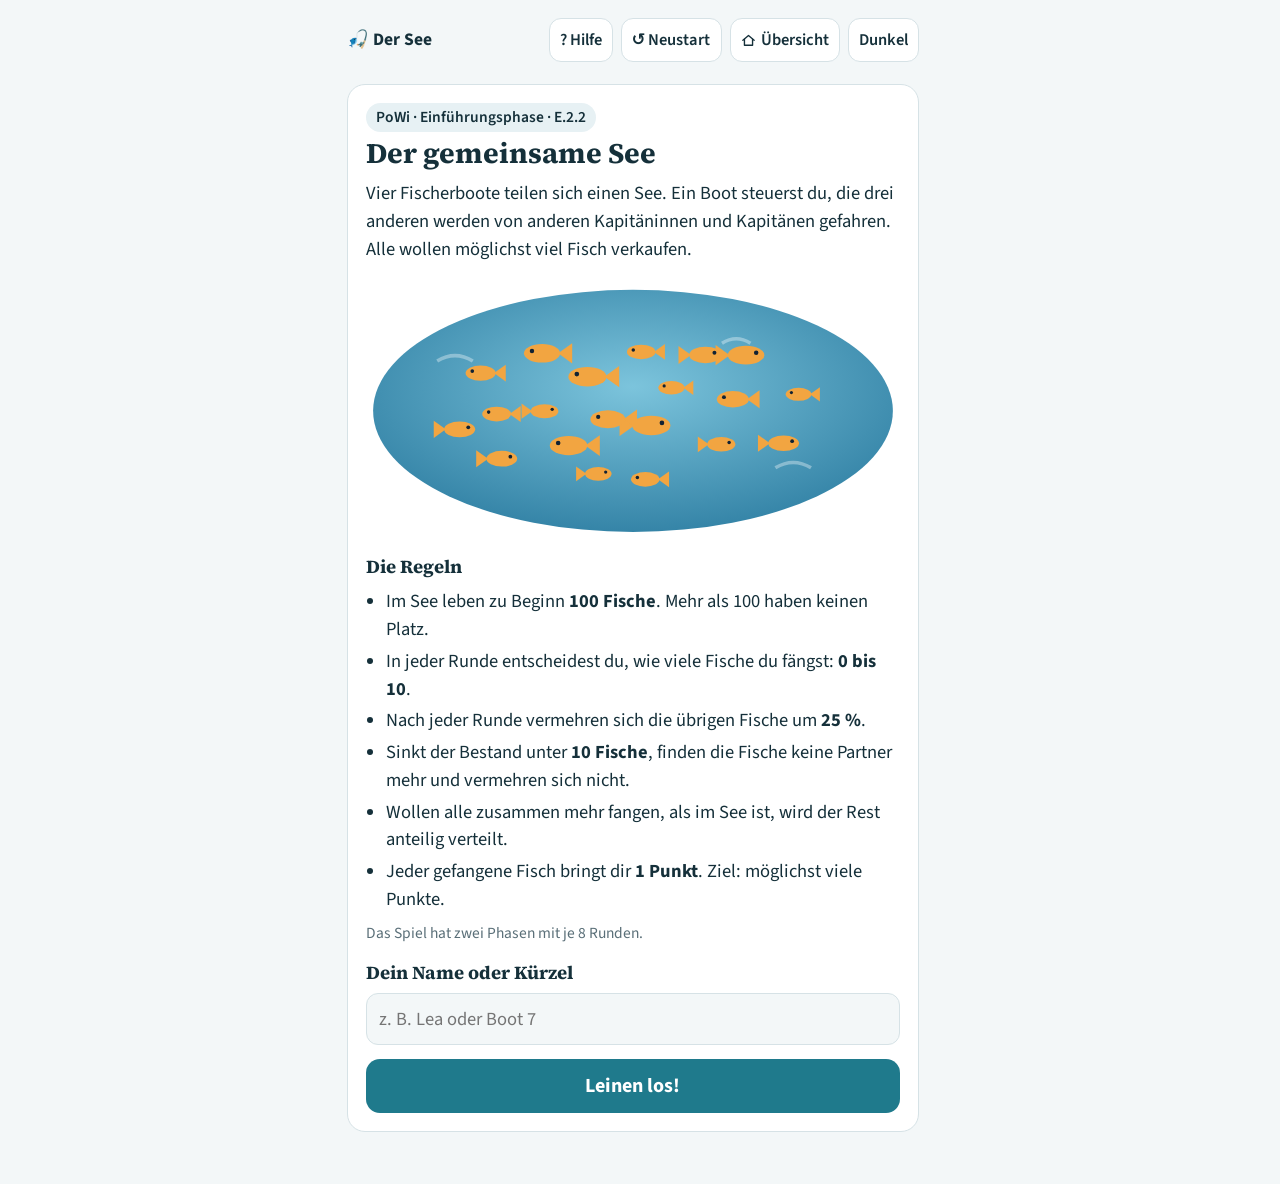
<file: e-phase/fischerei-experiment.html>
<!DOCTYPE html>
<html lang="de">
<head>
<meta charset="utf-8">
<meta name="viewport" content="width=device-width, initial-scale=1">
<title>Das Fischerei-Experiment: Tragik der Allmende</title>
<link rel="stylesheet" href="../assets/fonts/fonts.css">
<style id="typo-basis">
/* Platz für die Scrollleiste immer freihalten, damit nichts springt, wenn die Seite länger wird */
html{scrollbar-gutter:stable}
/* Einheitliche Schriften: Text Source Sans 3, Überschriften Source Serif 4, Zahlen Source Code Pro */
html{font-size:17.5px}
body{font-family:"Source Sans 3", system-ui, sans-serif}
h1,h2,h3{font-family:"Source Serif 4", Georgia, serif}
button,input,select,textarea{font-family:inherit}
code,kbd,samp,pre{font-family:"Source Code Pro", ui-monospace, monospace}
</style>
<style>
:root{
  --bg:#f3f7f8; --card:#ffffff; --ink:#15303a; --muted:#5a6f78; --line:#d6e2e6;
  --water1:#7cc4dc; --water2:#2f7fa3; --fish:#f2a541; --accent:#1f7a8c; --accent-ink:#fff;
  --good:#2e8b57; --warn:#c0562b; --p1:#c0562b; --p2:#1f7a8c; --soft:#e7f1f4;
}
@media (prefers-color-scheme: dark){
  :root:not([data-theme="light"]){ color-scheme:dark;
    --bg:#0f1c21; --card:#16282f; --ink:#e4eff2; --muted:#9db3bb; --line:#2a434c;
    --water1:#2b6f88; --water2:#123f52; --fish:#f2b25e; --accent:#3fa7bd; --accent-ink:#0b1a1f;
    --good:#5cc08a; --warn:#ec8a5e; --p1:#ec8a5e; --p2:#3fa7bd; --soft:#1c343c;
  }
}
:root[data-theme="dark"]{ color-scheme:dark;
    --bg:#0f1c21; --card:#16282f; --ink:#e4eff2; --muted:#9db3bb; --line:#2a434c;
    --water1:#2b6f88; --water2:#123f52; --fish:#f2b25e; --accent:#3fa7bd; --accent-ink:#0b1a1f;
    --good:#5cc08a; --warn:#ec8a5e; --p1:#ec8a5e; --p2:#3fa7bd; --soft:#1c343c;
}
*{box-sizing:border-box}
html,body{margin:0;padding:0}
body{background:var(--bg);color:var(--ink);font-family:"Source Sans 3", system-ui, sans-serif;font-size:18.5px;line-height:1.5;-webkit-text-size-adjust:100%}
.wrap{max-width:600px;margin:0 auto;padding:12px 14px 40px}
header.top{display:flex;align-items:center;justify-content:space-between;gap:8px;padding:6px 0 10px}
header.top .brand{font-weight:700;font-size:17.5px}
header.top .tools{display:flex;gap:8px}
header.top .brand{white-space:nowrap;overflow:hidden;text-overflow:ellipsis}
.iconbtn{white-space:nowrap;min-height:44px;min-width:44px;padding:0 10px;border-radius:12px;border:1px solid var(--line);background:var(--card);color:var(--ink);font-size:16.5px;font-weight:600;cursor:pointer}
.card{background:var(--card);border:1px solid var(--line);border-radius:18px;padding:18px;margin:12px 0}
h1{font-size:28.5px;line-height:1.2;margin:4px 0 10px}
h2{font-size:23px;line-height:1.25;margin:0 0 10px}
h3{font-size:18.5px;margin:14px 0 6px}
p{margin:8px 0}
.muted{color:var(--muted)}
.small{font-size:15.5px}
.btn{display:block;width:100%;min-height:54px;border:0;border-radius:14px;background:var(--accent);color:var(--accent-ink);font-size:20px;font-weight:700;cursor:pointer;margin-top:14px}
.btn.secondary{background:var(--soft);color:var(--ink);border:1px solid var(--line)}
.btn:disabled{opacity:.45;cursor:not-allowed}
input[type=text],textarea{width:100%;min-height:50px;font-size:18.5px;padding:12px;border-radius:12px;border:1px solid var(--line);background:var(--bg);color:var(--ink);font-family:inherit}
textarea{min-height:90px;resize:vertical}
ul.rules{padding-left:20px;margin:8px 0}
ul.rules li{margin:4px 0}
.pill{display:inline-block;padding:3px 10px;border-radius:999px;background:var(--soft);font-size:15.5px;font-weight:600}
.lake{width:100%;height:auto;display:block;border-radius:14px}
.statrow{display:grid;grid-template-columns:repeat(3,1fr);gap:8px;margin:10px 0}
.stat{background:var(--soft);border-radius:12px;padding:10px 8px;text-align:center}
.stat .v{font-size:26.5px;font-weight:800;line-height:1.1}
.stat .l{font-size:14px;color:var(--muted);margin-top:2px}
.stepper{display:flex;align-items:center;gap:10px;margin:12px 0 4px}
.stepper button{width:60px;height:60px;border-radius:16px;border:1px solid var(--line);background:var(--soft);color:var(--ink);font-size:33px;font-weight:700;cursor:pointer;flex:none}
.stepper .val{flex:1;text-align:center}
.stepper .val .n{font-size:48.5px;font-weight:800;line-height:1}
.stepper .val .u{font-size:15.5px;color:var(--muted)}
input[type=range]{width:100%;height:44px;accent-color:var(--accent)}
table{width:100%;border-collapse:collapse;font-size:17px}
th,td{padding:9px 6px;border-bottom:1px solid var(--line);text-align:right}
th:first-child,td:first-child{text-align:left}
th{font-size:14.5px;color:var(--muted);font-weight:600}
tr.me td{font-weight:700}
.note{background:var(--soft);border-radius:12px;padding:12px;margin:10px 0;font-size:17px}
.note.warn{border-left:5px solid var(--warn)}
.note.good{border-left:5px solid var(--good)}
.boat{display:flex;gap:10px;align-items:flex-start;margin:8px 0}
.boat .ic{font-size:28.5px;line-height:1}
.legend{display:flex;gap:16px;flex-wrap:wrap;font-size:15.5px;margin-top:6px}
.legend span{display:inline-flex;align-items:center;gap:6px}
.legend i{display:inline-block;width:18px;height:4px;border-radius:2px}
.chart{width:100%;height:auto;display:block}
.q{border-top:1px solid var(--line);padding-top:12px;margin-top:14px}
.opts{display:grid;gap:8px;margin-top:8px}
.opt{min-height:50px;padding:10px 14px;border-radius:12px;border:1px solid var(--line);background:var(--bg);color:var(--ink);font-size:17.5px;text-align:left;cursor:pointer;font-family:inherit}
.opt.sel{border-color:var(--accent);box-shadow:inset 0 0 0 2px var(--accent)}
.opt.right{border-color:var(--good);box-shadow:inset 0 0 0 2px var(--good)}
.opt.wrong{border-color:var(--warn);box-shadow:inset 0 0 0 2px var(--warn)}
.two{display:grid;grid-template-columns:1fr 1fr;gap:8px}
.fb{margin-top:8px;font-size:17px}
.grid4{display:grid;grid-template-columns:auto 1fr 1fr;gap:6px;font-size:16px;margin-top:8px}
.grid4 div{padding:10px 8px;border-radius:10px;background:var(--soft)}
.grid4 .h{background:transparent;font-weight:700;font-size:14.5px;color:var(--muted);display:flex;align-items:center}
.grid4 .hl{box-shadow:inset 0 0 0 2px var(--fish)}
details{border:1px solid var(--line);border-radius:14px;padding:4px 14px;margin:12px 0;background:var(--card)}
summary{min-height:48px;display:flex;align-items:center;font-weight:700;cursor:pointer}
.resultcard{border:2px solid var(--accent)}
.overlay{position:fixed;inset:0;background:rgba(0,0,0,.45);display:none;align-items:flex-end;justify-content:center;z-index:10;padding:12px}
.overlay.show{display:flex}
.sheet{background:var(--card);color:var(--ink);border-radius:18px;max-width:600px;width:100%;max-height:85vh;overflow:auto;padding:18px}
.hidden{display:none!important}
.progress{height:8px;background:var(--soft);border-radius:4px;overflow:hidden;margin:6px 0 2px}
.progress i{display:block;height:100%;background:var(--accent);transition:width .3s}
.fishg{transition:opacity .6s}
</style>
</head>
<body>
<div class="wrap">
  <header class="top">
    <div class="brand">🎣 Der See</div>
    <div class="tools">
      <button class="iconbtn" id="helpBtn" aria-label="Hilfe">? Hilfe</button>
      <button class="iconbtn" id="restartBtn" aria-label="Neustart">↺ Neustart</button>
      <button class="iconbtn" id="themeBtn" type="button">Dunkel</button>
    </div>
  </header>

  <!-- START -->
  <section id="s-start">
    <div class="card">
      <span class="pill">PoWi · Einführungsphase · E.2.2</span>
      <h1>Der gemeinsame See</h1>
      <p>Vier Fischerboote teilen sich einen See. Ein Boot steuerst du, die drei anderen werden von anderen Kapitäninnen und Kapitänen gefahren. Alle wollen möglichst viel Fisch verkaufen.</p>
      <svg class="lake" id="lakeStart" viewBox="0 0 300 150" role="img" aria-label="See mit Fischen"></svg>
      <h3>Die Regeln</h3>
      <ul class="rules">
        <li>Im See leben zu Beginn <b>100 Fische</b>. Mehr als 100 haben keinen Platz.</li>
        <li>In jeder Runde entscheidest du, wie viele Fische du fängst: <b>0 bis 10</b>.</li>
        <li>Nach jeder Runde vermehren sich die übrigen Fische um <b>25&nbsp;%</b>.</li>
        <li>Sinkt der Bestand unter <b>10 Fische</b>, finden die Fische keine Partner mehr und vermehren sich nicht.</li>
        <li>Wollen alle zusammen mehr fangen, als im See ist, wird der Rest anteilig verteilt.</li>
        <li>Jeder gefangene Fisch bringt dir <b>1 Punkt</b>. Ziel: möglichst viele Punkte.</li>
      </ul>
      <p class="muted small">Das Spiel hat zwei Phasen mit je 8 Runden.</p>
      <h3>Dein Name oder Kürzel</h3>
      <input type="text" id="nameInput" maxlength="24" placeholder="z. B. Lea oder Boot 7" autocomplete="off">
      <button class="btn" id="startBtn">Leinen los!</button>
    </div>
  </section>

  <!-- GAME -->
  <section id="s-game" class="hidden">
    <div class="card">
      <div style="display:flex;justify-content:space-between;align-items:center;gap:8px;flex-wrap:wrap">
        <span class="pill" id="phaseLabel">Phase 1</span>
        <span class="muted small" id="roundLabel">Runde 1 von 8</span>
      </div>
      <div class="progress"><i id="progressBar" style="width:0%"></i></div>
      <svg class="lake" id="lakeGame" viewBox="0 0 300 150" role="img" aria-label="See"></svg>
      <div class="statrow">
        <div class="stat"><div class="v" id="stStock">100</div><div class="l">Fische im See</div></div>
        <div class="stat"><div class="v" id="stMine">0</div><div class="l">deine Punkte</div></div>
        <div class="stat"><div class="v" id="stQuota">10</div><div class="l">max. Fang</div></div>
      </div>
      <div id="quotaNote" class="note good hidden">⚖️ <b>Neue Regel:</b> Die Behörde erlaubt jedem Boot höchstens <b>5 Fische</b> pro Runde. Alle halten sich daran.</div>
    </div>

    <div class="card" id="decideCard">
      <h2>Wie viele Fische fängst du?</h2>
      <div class="stepper">
        <button id="minusBtn" aria-label="weniger">−</button>
        <div class="val"><div class="n" id="catchVal">5</div><div class="u">Fische</div></div>
        <button id="plusBtn" aria-label="mehr">+</button>
      </div>
      <input type="range" id="catchRange" min="0" max="10" step="1" value="5" aria-label="Fangmenge">
      <button class="btn" id="castBtn">Netze auswerfen</button>
    </div>

    <div class="card hidden" id="resultCard">
      <h2 id="resTitle">Ergebnis der Runde</h2>
      <table>
        <thead><tr><th>Boot</th><th>wollte</th><th>bekam</th><th>gesamt</th></tr></thead>
        <tbody id="resBody"></tbody>
      </table>
      <div class="note" id="resStockNote"></div>
      <button class="btn" id="nextBtn">Nächste Runde</button>
    </div>
  </section>

  <!-- PHASE TRANSITION -->
  <section id="s-between" class="hidden">
    <div class="card">
      <span class="pill">Ende von Phase 1</span>
      <h2 id="betweenTitle">Phase 1 ist vorbei</h2>
      <div class="statrow">
        <div class="stat"><div class="v" id="bMine">0</div><div class="l">deine Punkte</div></div>
        <div class="stat"><div class="v" id="bAll">0</div><div class="l">Fang aller Boote</div></div>
        <div class="stat"><div class="v" id="bStock">0</div><div class="l">Fische übrig</div></div>
      </div>
      <p id="betweenText"></p>
      <div class="note good">⚖️ <b>Phase 2:</b> Der See wird neu besetzt (100 Fische). Diesmal legt eine Behörde eine <b>Fangquote</b> fest: Jedes Boot darf höchstens <b>5 Fische</b> pro Runde fangen. Die übrigen Regeln bleiben gleich.</div>
      <p class="muted small">Überlege kurz: Wirst du mit der Quote mehr oder weniger Punkte machen als in Phase 1?</p>
      <button class="btn" id="phase2Btn">Phase 2 starten</button>
    </div>
  </section>

  <!-- EVALUATION -->
  <section id="s-eval" class="hidden">
    <div class="card resultcard" id="myResult">
      <span class="pill">Mein Ergebnis</span>
      <h2 id="evalName">Auswertung</h2>
      <table>
        <thead><tr><th></th><th>Phase 1<br>ohne Regel</th><th>Phase 2<br>mit Quote</th></tr></thead>
        <tbody id="cmpBody"></tbody>
      </table>
      <h3>Fischbestand im Verlauf</h3>
      <svg class="chart" id="chart" viewBox="0 0 340 210" role="img" aria-label="Verlauf des Fischbestands"></svg>
      <div class="legend">
        <span><i style="background:var(--p1)"></i>Phase 1 ohne Regel</span>
        <span><i style="background:var(--p2)"></i>Phase 2 mit Quote</span>
      </div>
      <p class="muted small">Tipp: Mache einen Screenshot von dieser Karte, damit die Ergebnisse im Plenum gesammelt werden können.</p>
      <button class="btn secondary" id="copyBtn">Ergebnis als Text kopieren</button>
      <p class="small muted" id="copyMsg"></p>
    </div>

    <div class="card">
      <h2>Was wäre nachhaltig gewesen?</h2>
      <p>Bei 100 Fischen wachsen nach einem Fang von 20 Fischen genau wieder 20 nach (80 + 25&nbsp;% = 100). Der See bleibt dann dauerhaft voll.</p>
      <div class="statrow">
        <div class="stat"><div class="v">20</div><div class="l">Fische pro Runde für alle</div></div>
        <div class="stat"><div class="v">5</div><div class="l">pro Boot und Runde</div></div>
        <div class="stat"><div class="v">40</div><div class="l">Punkte pro Boot in 8 Runden</div></div>
      </div>
      <p id="sustText"></p>
    </div>

    <div class="card">
      <h2>Die anderen Boote</h2>
      <p class="muted small">So haben die computergesteuerten Kapitäninnen und Kapitäne entschieden:</p>
      <div class="boat"><div class="ic">🐢</div><div><b>Kapitänin Ruhig</b> fängt immer nur so viel, dass der Bestand erhalten bleibt (5&nbsp;% des aktuellen Bestands).</div></div>
      <div class="boat"><div class="ic">🦈</div><div><b>Kapitän Gier</b> fängt fast immer das Maximum (8 bis 10 Fische), egal wie es dem See geht.</div></div>
      <div class="boat"><div class="ic">🪞</div><div><b>Kapitän Spiegel</b> macht einfach nach, was du in der Runde davor getan hast.</div></div>
    </div>

    <div class="card">
      <h2>Nachdenken</h2>

      <div class="q" style="border-top:0;margin-top:0;padding-top:0">
        <b>1. Warum lohnt es sich für jedes einzelne Boot, mehr zu fangen?</b>
        <div class="opts" data-q="1">
          <button class="opt" data-ok="0">Weil mehr Fische im See dann schneller nachwachsen.</button>
          <button class="opt" data-ok="1">Weil der Gewinn eines zusätzlichen Fisches ganz bei mir landet, der Schaden für den Bestand aber auf alle verteilt wird.</button>
          <button class="opt" data-ok="0">Weil die anderen Boote sowieso immer nachhaltig fischen.</button>
        </div>
        <div class="fb" data-fb="1"></div>
      </div>

      <div class="q">
        <b>2. Welche Eigenschaften hat der Fischbestand im See als Gut?</b>
        <p class="small muted">Rivalität: Was ich fange, kann niemand anders mehr fangen.</p>
        <div class="two" data-q="2a">
          <button class="opt" data-ok="1">rival</button>
          <button class="opt" data-ok="0">nicht rival</button>
        </div>
        <p class="small muted">Ausschließbarkeit: Man kann andere leicht von der Nutzung abhalten.</p>
        <div class="two" data-q="2b">
          <button class="opt" data-ok="0">ausschließbar</button>
          <button class="opt" data-ok="1">nicht ausschließbar</button>
        </div>
        <div class="fb" data-fb="2"></div>
      </div>

      <div class="q">
        <b>3. Welches dieser Beispiele ist ebenfalls ein Allmendegut?</b>
        <div class="opts" data-q="3">
          <button class="opt" data-ok="0">Ein Brötchen beim Bäcker</button>
          <button class="opt" data-ok="1">Das Grundwasser in einer Region</button>
          <button class="opt" data-ok="0">Ein Streaming-Abo</button>
          <button class="opt" data-ok="0">Ein Leuchtturm an der Küste</button>
        </div>
        <div class="fb" data-fb="3"></div>
      </div>

      <div class="q">
        <b>4. Wie hast du dich in Phase 1 entschieden und warum? Hat sich dein Verhalten im Lauf der Runden verändert?</b>
        <textarea placeholder="Deine Antwort (wird nicht gespeichert)"></textarea>
      </div>

      <div class="q">
        <b>5. Welche anderen Lösungen außer einer Fangquote wären denkbar? Nenne Vor- und Nachteile.</b>
        <textarea placeholder="z. B. Absprachen, Steuern, Eigentumsrechte …"></textarea>
        <button class="btn secondary" id="ideaBtn" style="min-height:48px;font-size:17.5px">Ideen anzeigen</button>
        <div class="note hidden" id="ideas">
          <b>Mögliche Ansätze:</b>
          <ul class="rules">
            <li><b>Ge- und Verbote</b> (Quoten, Schonzeiten): wirksam, aber aufwendig zu kontrollieren.</li>
            <li><b>Abgabe pro Fisch</b> (Umweltsteuer): macht Übernutzung teurer, die genaue Höhe ist schwer festzulegen.</li>
            <li><b>Handelbare Fanglizenzen</b> (Zertifikate): Gesamtmenge ist begrenzt, Lizenzen gehen dorthin, wo sie am meisten bringen.</li>
            <li><b>Eigentumsrechte</b>: Gehört der See einer Person, hat sie ein Interesse am Erhalt. Wer darf dann noch fischen?</li>
            <li><b>Selbstorganisation</b> der Nutzer: Absprachen und gegenseitige Kontrolle (Elinor Ostrom). Funktioniert vor allem in kleinen Gruppen mit Vertrauen.</li>
          </ul>
        </div>
      </div>
    </div>

    <div class="card">
      <h2>Wissen: Güterarten</h2>
      <p>Ökonominnen und Ökonomen unterscheiden Güter danach, ob sie <b>rival</b> sind und ob man andere von der Nutzung <b>ausschließen</b> kann.</p>
      <div class="grid4">
        <div class="h"></div><div class="h">ausschließbar</div><div class="h">nicht ausschließbar</div>
        <div class="h">rival</div>
        <div><b>Privates Gut</b><br><span class="muted">Brötchen, Kleidung</span></div>
        <div class="hl"><b>Allmendegut</b><br><span class="muted">Fischbestand, Grundwasser, Weideland</span></div>
        <div class="h">nicht rival</div>
        <div><b>Kollektivgut (Klubgut)</b><br><span class="muted">Streaming-Abo, Bezahlfernsehen</span></div>
        <div><b>Öffentliches Gut</b><br><span class="muted">Leuchtturm, Deich, Landesverteidigung</span></div>
      </div>
      <p class="small muted">Die Begriffe werden in der Literatur nicht ganz einheitlich verwendet. Maßgeblich sind die beiden Kriterien.</p>
      <h3>Die Tragik der Allmende</h3>
      <p>Bei Allmendegütern kann niemand ausgeschlossen werden, gleichzeitig nimmt jede Nutzung den anderen etwas weg. Jeder Einzelne erhält den vollen Vorteil seiner Nutzung, die Kosten der Übernutzung tragen aber alle gemeinsam. Diese Kosten, die nicht beim Verursacher anfallen, heißen <b>negative externe Effekte</b>. Ohne Regeln führt individuell rationales Verhalten deshalb oft zur Zerstörung der Ressource, obwohl das niemand will. Der Biologe Garrett Hardin hat dafür 1968 den Begriff <i>Tragedy of the Commons</i> geprägt.</p>
      <h3>Reale Beispiele</h3>
      <ul class="rules">
        <li><b>Überfischung der Meere:</b> Viele Fischbestände weltweit gelten als überfischt.</li>
        <li><b>Grundwasser:</b> Wenn Landwirtschaft und Industrie mehr entnehmen, als nachfließt, sinkt der Spiegel für alle.</li>
        <li><b>Klima als globale Allmende:</b> Die Atmosphäre nimmt CO₂ aller Staaten auf; die Folgen tragen alle.</li>
      </ul>
    </div>

    <details>
      <summary>Hinweise für Lehrkräfte</summary>
      <h3>Zeitbedarf</h3>
      <p>Etwa 20 Minuten Spiel (beide Phasen) und 25 Minuten Auswertung im Plenum.</p>
      <h3>Einbettung</h3>
      <p>KCGO Politik und Wirtschaft, Einführungsphase, Themenfeld <b>E.2.2</b> (ausgewählte Umweltprobleme, negative externe Effekte, Güterarten, Übernutzung von Allmendegütern). Fachkategorien: Knappheit, Nutzen und Kosten, externe Effekte und Internalisierung, Interessen und Zielkonflikte.</p>
      <h3>Anknüpfung an E.2.3</h3>
      <p>Phase 2 bildet ein ordnungsrechtliches Instrument (Ge- und Verbote) ab. Daran lässt sich der Vergleich mit Umweltsteuern, Subventionen und Zertifikatehandel nach Effizienz und Legitimität anschließen. Frage 5 bereitet diesen Vergleich vor.</p>
      <h3>Zum Spielmechanismus</h3>
      <p>Die drei Computerboote haben feste Strategien (siehe oben), Kapitän Gier enthält einen kleinen Zufallsanteil. Spielt die Schülerin oder der Schüler in Phase 1 ebenfalls auf Maximum, bricht der Bestand meist nach vier bis fünf Runden zusammen. Selbst bei eigener Zurückhaltung sinkt der Bestand wegen Kapitän Gier langsam: Ein einzelner Trittbrettfahrer reicht. In Phase 2 ist ein Gesamtfang von höchstens 20 Fischen pro Runde möglich, das entspricht genau dem nachhaltigen Ertrag.</p>
      <h3>Impulsfragen für das Unterrichtsgespräch</h3>
      <ul class="rules">
        <li>Wer hat in Phase 1 die meisten Punkte gemacht, und wie stand der See am Ende da? Was sagt das über individuelle und kollektive Rationalität?</li>
        <li>In Phase 2 hielten sich alle an die Quote. Was müsste in der Realität passieren, damit das so ist (Kontrolle, Sanktionen, Akzeptanz)?</li>
        <li>Ist eine staatliche Quote die beste Lösung? Vergleicht sie mit einer Abgabe pro Fisch und mit handelbaren Fanglizenzen.</li>
      </ul>
      <p class="small muted">Es werden keine Daten gespeichert oder übertragen. Eingaben bleiben nur bis zum Neuladen der Seite erhalten.</p>
    </details>
  </section>
</div>

<!-- HELP OVERLAY -->
<div class="overlay" id="helpOv" role="dialog" aria-modal="true">
  <div class="sheet">
    <h2>Hilfe</h2>
    <p><b>Worum geht es?</b> Vier Boote fischen im selben See. Du steuerst eines davon. Wähle in jeder Runde mit den Tasten <b>−</b> und <b>+</b> oder dem Schieberegler, wie viele Fische du fängst, und tippe auf <b>Netze auswerfen</b>.</p>
    <p><b>Vermehrung:</b> Nach jeder Runde wachsen 25&nbsp;% der übrigen Fische nach, höchstens bis 100. Unter 10 Fischen gibt es keinen Nachwuchs mehr.</p>
    <p><b>Phase 1:</b> Jedes Boot darf 0 bis 10 Fische fangen.<br><b>Phase 2:</b> Es gilt eine Quote von höchstens 5 Fischen pro Boot.</p>
    <p><b>Am Ende</b> siehst du deine Auswertung, Fragen zum Nachdenken und Hintergrundwissen.</p>
    <button class="btn" id="helpClose">Verstanden</button>
  </div>
</div>

<!-- RESTART OVERLAY -->
<div class="overlay" id="restartOv" role="dialog" aria-modal="true">
  <div class="sheet">
    <h2>Neu starten?</h2>
    <p>Dein bisheriger Spielstand geht dabei verloren.</p>
    <button class="btn" id="restartYes">Ja, neu starten</button>
    <button class="btn secondary" id="restartNo">Abbrechen</button>
  </div>
</div>

<script>
(function(){
  "use strict";
  var ROUNDS = 8, MAXSTOCK = 100, GROWTH = 0.25, MINBREED = 10;
  var BOATS = [
    {key:"me", name:"Du", icon:"⛵"},
    {key:"coop", name:"Kapitänin Ruhig", icon:"🐢"},
    {key:"greedy", name:"Kapitän Gier", icon:"🦈"},
    {key:"mirror", name:"Kapitän Spiegel", icon:"🪞"}
  ];
  var S;
  function fresh(){
    return {name:"", phase:1, round:1, stock:MAXSTOCK, pick:5,
      hist:{1:[],2:[]}, totals:{1:[0,0,0,0],2:[0,0,0,0]}, lastMe:null, ended:{1:false,2:false}};
  }
  S = fresh();

  var $ = function(id){return document.getElementById(id);};
  function show(id){
    ["s-start","s-game","s-between","s-eval"].forEach(function(s){ $(s).classList.toggle("hidden", s!==id); });
    window.scrollTo(0,0);
  }

  /* ---------- Lake drawing ---------- */
  var FISHPOS = (function(){
    var arr=[], seed=7;
    function rnd(){ seed=(seed*9301+49297)%233280; return seed/233280; }
    var tries=0;
    while(arr.length<20 && tries<2000){
      tries++;
      var a=rnd()*Math.PI*2, r=Math.sqrt(rnd())*0.82;
      var x=150+Math.cos(a)*r*125, y=78+Math.sin(a)*r*50;
      var ok=arr.every(function(p){return Math.hypot(p.x-x,p.y-y)>22;});
      if(ok) arr.push({x:x,y:y,flip:rnd()<0.5,s:0.8+rnd()*0.4});
    }
    return arr;
  })();
  function drawLake(svg, stock){
    var n = Math.round(Math.max(0,stock)/5);
    var css = getComputedStyle(document.documentElement);
    var w1 = css.getPropertyValue("--water1").trim(), w2 = css.getPropertyValue("--water2").trim(), f = css.getPropertyValue("--fish").trim();
    var h = '<defs><radialGradient id="wg'+svg.id+'" cx="50%" cy="40%" r="65%"><stop offset="0%" stop-color="'+w1+'"/><stop offset="100%" stop-color="'+w2+'"/></radialGradient></defs>';
    h += '<ellipse cx="150" cy="78" rx="146" ry="68" fill="url(#wg'+svg.id+')"/>';
    h += '<path d="M40 50 q10 -6 20 0 M230 110 q10 -6 20 0 M200 40 q8 -5 16 0" stroke="rgba(255,255,255,.35)" stroke-width="2" fill="none"/>';
    FISHPOS.forEach(function(p,i){
      var vis = i<n ? 1 : 0;
      var sx = p.flip?-1:1;
      h += '<g class="fishg" opacity="'+vis+'" transform="translate('+p.x.toFixed(1)+' '+p.y.toFixed(1)+') scale('+(sx*p.s).toFixed(2)+' '+p.s.toFixed(2)+')">'+
           '<ellipse cx="0" cy="0" rx="9" ry="4.6" fill="'+f+'"/><path d="M-8 0 L-15 -5 L-15 5 Z" fill="'+f+'"/><circle cx="5" cy="-1.2" r="1.1" fill="#123"/></g>';
    });
    if(n===0){ h += '<text x="150" y="84" text-anchor="middle" font-size="16" font-weight="700" fill="#fff">Der See ist leer</text>'; }
    svg.innerHTML = h;
  }

  /* ---------- Game logic ---------- */
  function quota(){ return S.phase===2 ? 5 : 10; }
  function botWishes(stock){
    var q = quota();
    var coop = Math.max(0, Math.min(q, Math.round(stock*0.05)));
    var greedy = S.phase===2 ? 5 : 8 + Math.floor(Math.random()*3);
    var mirror = S.lastMe===null ? 5 : Math.min(q, S.lastMe);
    return [coop, greedy, mirror];
  }
  function distribute(wishes, stock){
    var sum = wishes.reduce(function(a,b){return a+b;},0);
    if(sum<=stock) return wishes.slice();
    var raw = wishes.map(function(w){return w*stock/sum;});
    var got = raw.map(Math.floor);
    var rest = stock - got.reduce(function(a,b){return a+b;},0);
    var order = raw.map(function(r,i){return {i:i,f:r-Math.floor(r)};}).sort(function(a,b){return b.f-a.f;});
    for(var k=0;k<rest;k++){ got[order[k].i]++; }
    return got;
  }
  function regrow(rest){
    if(rest < MINBREED) return rest;
    return Math.min(MAXSTOCK, Math.round(rest*(1+GROWTH)));
  }

  function setPick(v){
    var q = quota();
    S.pick = Math.max(0, Math.min(q, v));
    $("catchVal").textContent = S.pick;
    $("catchRange").value = S.pick;
  }

  function renderGame(){
    $("phaseLabel").textContent = S.phase===1 ? "Phase 1 · ohne Regel" : "Phase 2 · mit Fangquote";
    $("roundLabel").textContent = "Runde "+S.round+" von "+ROUNDS;
    $("progressBar").style.width = ((S.round-1)/ROUNDS*100)+"%";
    $("stStock").textContent = S.stock;
    $("stMine").textContent = S.totals[S.phase][0];
    $("stQuota").textContent = quota();
    $("quotaNote").classList.toggle("hidden", S.phase!==2);
    $("catchRange").max = quota();
    setPick(Math.min(S.pick, quota()));
    drawLake($("lakeGame"), S.stock);
    $("decideCard").classList.remove("hidden");
    $("resultCard").classList.add("hidden");
  }

  function cast(){
    var before = S.stock;
    var wishes = [S.pick].concat(botWishes(before));
    var got = distribute(wishes, before);
    var caught = got.reduce(function(a,b){return a+b;},0);
    var rest = before - caught;
    var after = regrow(rest);
    var tot = S.totals[S.phase];
    got.forEach(function(g,i){ tot[i]+=g; });
    S.hist[S.phase].push({round:S.round, before:before, wishes:wishes, got:got, rest:rest, after:after});
    S.lastMe = S.pick;
    S.stock = after;

    var body = "";
    BOATS.forEach(function(b,i){
      body += '<tr'+(i===0?' class="me"':'')+'><td>'+b.icon+' '+(i===0?(S.name||"Du"):b.name)+'</td><td>'+wishes[i]+'</td><td>'+got[i]+'</td><td>'+tot[i]+'</td></tr>';
    });
    $("resBody").innerHTML = body;
    $("resTitle").textContent = "Ergebnis von Runde "+S.round;

    var note = $("resStockNote"), txt;
    var wishSum = wishes.reduce(function(a,b){return a+b;},0);
    txt = "Gefangen wurden <b>"+caught+"</b> Fische"+(wishSum>before?" (gewünscht waren "+wishSum+", es reichte nicht für alle)":"")+". ";
    if(after===0){
      txt += "Der See ist <b>leergefischt</b>. Niemand kann mehr etwas fangen.";
      note.className="note warn";
    } else if(rest < MINBREED){
      txt += "Nur noch <b>"+rest+"</b> Fische: zu wenige, um sich zu vermehren.";
      note.className="note warn";
    } else {
      var grow = after-rest;
      txt += "Übrig blieben "+rest+", dazu kamen <b>"+grow+"</b> Jungfische. Jetzt leben <b>"+after+"</b> Fische im See.";
      note.className = after < before ? "note warn" : "note good";
    }
    note.innerHTML = txt;

    var last = (S.round>=ROUNDS || after===0);
    if(last) S.ended[S.phase]=true;
    $("nextBtn").textContent = last ? (S.phase===1 ? "Zum Ende von Phase 1" : "Zur Auswertung") : "Nächste Runde";

    $("stStock").textContent = after;
    $("stMine").textContent = tot[0];
    $("progressBar").style.width = (S.round/ROUNDS*100)+"%";
    drawLake($("lakeGame"), after);
    $("decideCard").classList.add("hidden");
    $("resultCard").classList.remove("hidden");
    $("resultCard").scrollIntoView({behavior:"smooth", block:"start"});
  }

  function next(){
    if(S.ended[S.phase]){
      if(S.phase===1) toBetween(); else toEval();
      return;
    }
    S.round++;
    renderGame();
    window.scrollTo({top:0, behavior:"smooth"});
  }

  function sum(a){ return a.reduce(function(x,y){return x+y;},0); }

  function toBetween(){
    var t = S.totals[1];
    $("bMine").textContent = t[0];
    $("bAll").textContent = sum(t);
    $("bStock").textContent = S.stock;
    var h = S.hist[1], txt;
    if(S.stock===0){
      $("betweenTitle").textContent = "Der See ist leer";
      txt = "Nach "+h.length+" Runden war kein Fisch mehr übrig. Ab jetzt hätte niemand mehr etwas verdient.";
    } else if(S.stock<50){
      $("betweenTitle").textContent = "Der See ist stark überfischt";
      txt = "Am Ende sind nur noch "+S.stock+" Fische im See. In den nächsten Jahren wäre deutlich weniger zu holen.";
    } else {
      $("betweenTitle").textContent = "Der See hat überlebt";
      txt = "Am Ende sind noch "+S.stock+" Fische im See. Das lag auch an deiner Zurückhaltung. Hat sich das für dich gelohnt?";
    }
    $("betweenText").textContent = txt;
    show("s-between");
  }

  function startPhase2(){
    S.phase=2; S.round=1; S.stock=MAXSTOCK; S.lastMe=null; S.pick=5;
    renderGame();
    show("s-game");
  }

  /* ---------- Evaluation ---------- */
  function seriesOf(p){
    var h=S.hist[p], pts=[MAXSTOCK];
    h.forEach(function(r){pts.push(r.after);});
    return pts;
  }
  function drawChart(){
    var svg=$("chart"), W=340, H=210, L=34, R=10, T=10, B=30;
    var css=getComputedStyle(document.documentElement);
    var line=css.getPropertyValue("--line").trim(), muted=css.getPropertyValue("--muted").trim();
    var p1=css.getPropertyValue("--p1").trim(), p2=css.getPropertyValue("--p2").trim();
    function X(i){return L+(W-L-R)*i/ROUNDS;}
    function Y(v){return T+(H-T-B)*(1-v/100);}
    var h="";
    [0,25,50,75,100].forEach(function(v){
      h+='<line x1="'+L+'" x2="'+(W-R)+'" y1="'+Y(v)+'" y2="'+Y(v)+'" stroke="'+line+'" stroke-width="1"/>';
      h+='<text x="'+(L-6)+'" y="'+(Y(v)+4)+'" text-anchor="end" font-size="11" fill="'+muted+'">'+v+'</text>';
    });
    for(var i=0;i<=ROUNDS;i++){
      h+='<text x="'+X(i)+'" y="'+(H-12)+'" text-anchor="middle" font-size="11" fill="'+muted+'">'+i+'</text>';
    }
    h+='<text x="'+((L+W-R)/2)+'" y="'+(H-0)+'" text-anchor="middle" font-size="11" fill="'+muted+'">Runde</text>';
    [[seriesOf(1),p1],[seriesOf(2),p2]].forEach(function(sc){
      var pts=sc[0].map(function(v,i){return X(i).toFixed(1)+","+Y(v).toFixed(1);}).join(" ");
      h+='<polyline points="'+pts+'" fill="none" stroke="'+sc[1]+'" stroke-width="3" stroke-linejoin="round" stroke-linecap="round"/>';
      sc[0].forEach(function(v,i){ h+='<circle cx="'+X(i)+'" cy="'+Y(v)+'" r="3.5" fill="'+sc[1]+'"/>'; });
    });
    svg.innerHTML=h;
  }

  function toEval(){
    var t1=S.totals[1], t2=S.totals[2];
    var e1=S.hist[1][S.hist[1].length-1].after, e2=S.hist[2][S.hist[2].length-1].after;
    $("evalName").textContent = (S.name ? S.name+": " : "") + "Auswertung";
    var rows=[
      ["Deine Punkte", t1[0], t2[0]],
      ["Fang aller Boote", sum(t1), sum(t2)],
      ["Runden gespielt", S.hist[1].length, S.hist[2].length],
      ["Fische am Ende", e1, e2]
    ];
    $("cmpBody").innerHTML = rows.map(function(r,i){
      return '<tr'+(i===0?' class="me"':'')+'><td>'+r[0]+'</td><td>'+r[1]+'</td><td>'+r[2]+'</td></tr>';
    }).join("");
    drawChart();

    var st;
    if(t2[0]>=t1[0]) st = "Mit der Quote hast du <b>"+t2[0]+"</b> Punkte gemacht, ohne Regel <b>"+t1[0]+"</b>. Die Regel hat dich nicht ärmer gemacht, und der See blieb erhalten.";
    else st = "Ohne Regel hast du mit <b>"+t1[0]+"</b> Punkten mehr verdient als mit Quote (<b>"+t2[0]+"</b>). Aber: Wie sähe es in Phase 1 nach weiteren Runden aus, mit nur "+e1+" Fischen im See?";
    st += " Alle vier Boote zusammen haben in Phase 1 <b>"+sum(t1)+"</b> und in Phase 2 <b>"+sum(t2)+"</b> Fische gefangen. Nachhaltig möglich wären 160 gewesen, und zwar Jahr für Jahr.";
    $("sustText").innerHTML = st;

    S.summary = "Fischerei-Experiment (Allmende)\n" + (S.name?("Name: "+S.name+"\n"):"") +
      "Phase 1 ohne Regel: eigene Punkte "+t1[0]+", Fang aller Boote "+sum(t1)+", Runden "+S.hist[1].length+", Fische am Ende "+e1+"\n"+
      "Phase 2 mit Quote: eigene Punkte "+t2[0]+", Fang aller Boote "+sum(t2)+", Runden "+S.hist[2].length+", Fische am Ende "+e2+"\n"+
      "Meine Fangmengen Phase 1: "+S.hist[1].map(function(r){return r.wishes[0];}).join(", ")+"\n"+
      "Meine Fangmengen Phase 2: "+S.hist[2].map(function(r){return r.wishes[0];}).join(", ");
    show("s-eval");
  }

  /* ---------- Reflection questions ---------- */
  var FEEDBACK = {
    "1":{ok:"Genau. Den Nutzen eines zusätzlichen Fisches hast du allein, die Kosten (weniger Fische für alle) werden auf alle verteilt. Das ist ein negativer externer Effekt.",
         no:"Nicht ganz. Überlege, wer den Vorteil eines zusätzlichen Fisches hat und wer den Nachteil trägt."},
    "2":{ok:"Richtig: rival und nicht ausschließbar. Genau diese Kombination macht ein Allmendegut aus.",
         no:"Noch nicht ganz. Kann ein Fisch zweimal gefangen werden? Und könnte man andere Boote einfach vom See fernhalten?"},
    "3":{ok:"Richtig. Grundwasser ist rival (was einer abpumpt, fehlt anderen) und kaum ausschließbar.",
         no:"Leider nicht. Gesucht ist ein Gut, das rival und zugleich nicht ausschließbar ist."}
  };
  function handleOpt(btn){
    var grp=btn.parentNode, q=grp.getAttribute("data-q");
    Array.prototype.forEach.call(grp.querySelectorAll(".opt"),function(o){o.classList.remove("sel","right","wrong");});
    btn.classList.add(btn.getAttribute("data-ok")==="1"?"right":"wrong");
    btn.classList.add("sel");
    if(q==="2a"||q==="2b"){
      var a=document.querySelector('[data-q="2a"] .sel'), b=document.querySelector('[data-q="2b"] .sel');
      if(a&&b){
        var ok=a.getAttribute("data-ok")==="1"&&b.getAttribute("data-ok")==="1";
        document.querySelector('[data-fb="2"]').innerHTML = ok?("✅ "+FEEDBACK["2"].ok):("🤔 "+FEEDBACK["2"].no);
      }
      return;
    }
    var ok1 = btn.getAttribute("data-ok")==="1";
    document.querySelector('[data-fb="'+q+'"]').innerHTML = ok1?("✅ "+FEEDBACK[q].ok):("🤔 "+FEEDBACK[q].no);
  }

  /* ---------- Wiring ---------- */
  drawLake($("lakeStart"), 100);
  $("startBtn").addEventListener("click", function(){
    S.name = $("nameInput").value.trim();
    renderGame(); show("s-game");
  });
  $("minusBtn").addEventListener("click", function(){ setPick(S.pick-1); });
  $("plusBtn").addEventListener("click", function(){ setPick(S.pick+1); });
  $("catchRange").addEventListener("input", function(e){ setPick(parseInt(e.target.value,10)); });
  $("castBtn").addEventListener("click", cast);
  $("nextBtn").addEventListener("click", next);
  $("phase2Btn").addEventListener("click", startPhase2);
  $("ideaBtn").addEventListener("click", function(){ $("ideas").classList.toggle("hidden"); });
  document.addEventListener("click", function(e){
    var o=e.target.closest(".opt"); if(o) handleOpt(o);
  });
  $("copyBtn").addEventListener("click", function(){
    var msg=$("copyMsg");
    try{
      navigator.clipboard.writeText(S.summary||"").then(function(){msg.textContent="Kopiert. Du kannst den Text jetzt z. B. in ein Etherpad oder eine Nachricht einfügen.";},
        function(){msg.textContent="Kopieren war nicht möglich. Mache bitte einen Screenshot.";});
    }catch(err){ msg.textContent="Kopieren war nicht möglich. Mache bitte einen Screenshot."; }
  });
  $("helpBtn").addEventListener("click", function(){ $("helpOv").classList.add("show"); });
  $("helpClose").addEventListener("click", function(){ $("helpOv").classList.remove("show"); });
  $("restartBtn").addEventListener("click", function(){ $("restartOv").classList.add("show"); });
  $("restartNo").addEventListener("click", function(){ $("restartOv").classList.remove("show"); });
  $("restartYes").addEventListener("click", function(){
    $("restartOv").classList.remove("show");
    var keep=S.name; S=fresh(); S.name=keep;
    Array.prototype.forEach.call(document.querySelectorAll(".opt"),function(o){o.classList.remove("sel","right","wrong");});
    Array.prototype.forEach.call(document.querySelectorAll(".fb"),function(f){f.innerHTML="";});
    Array.prototype.forEach.call(document.querySelectorAll("textarea"),function(t){t.value="";});
    $("ideas").classList.add("hidden"); $("copyMsg").textContent="";
    show("s-start");
  });
  ["helpOv","restartOv"].forEach(function(id){
    $(id).addEventListener("click", function(e){ if(e.target.id===id) $(id).classList.remove("show"); });
  });
  if(window.matchMedia){
    var mq=window.matchMedia("(prefers-color-scheme: dark)");
    var redraw=function(){ drawLake($("lakeStart"),100); if(!$("s-game").classList.contains("hidden")) drawLake($("lakeGame"),S.stock); if(!$("s-eval").classList.contains("hidden")) drawChart(); };
    if(mq.addEventListener) mq.addEventListener("change", redraw);
    document.addEventListener("themechange", redraw);
  }
})();
</script>
<script>/* Farbschema: folgt der Systemeinstellung, eine Umschaltung wird gemerkt */
(function(){var root=document.documentElement,KEY='fisch-theme',mq=window.matchMedia?matchMedia('(prefers-color-scheme: dark)'):null,btn=document.getElementById('themeBtn');
function isDark(){var t=root.getAttribute('data-theme');return t?t==='dark':!!(mq&&mq.matches);}
function label(){if(!btn)return;var d=isDark();btn.textContent=d?'Hell':'Dunkel';btn.setAttribute('aria-pressed',String(d));btn.title=d?'Zum hellen Design wechseln':'Zum dunklen Design wechseln';}
function changed(){label();try{document.dispatchEvent(new Event('themechange'));}catch(e){}}
try{var s=localStorage.getItem(KEY);if(s==='light'||s==='dark')root.setAttribute('data-theme',s);}catch(e){}
if(btn)btn.addEventListener('click',function(){var n=isDark()?'light':'dark';root.setAttribute('data-theme',n);try{localStorage.setItem(KEY,n);}catch(e){}changed();});
if(mq&&mq.addEventListener)mq.addEventListener('change',changed);label();})();
</script>
<script src="../assets/zur-uebersicht.js" defer></script>
</body>
</html>
</file>
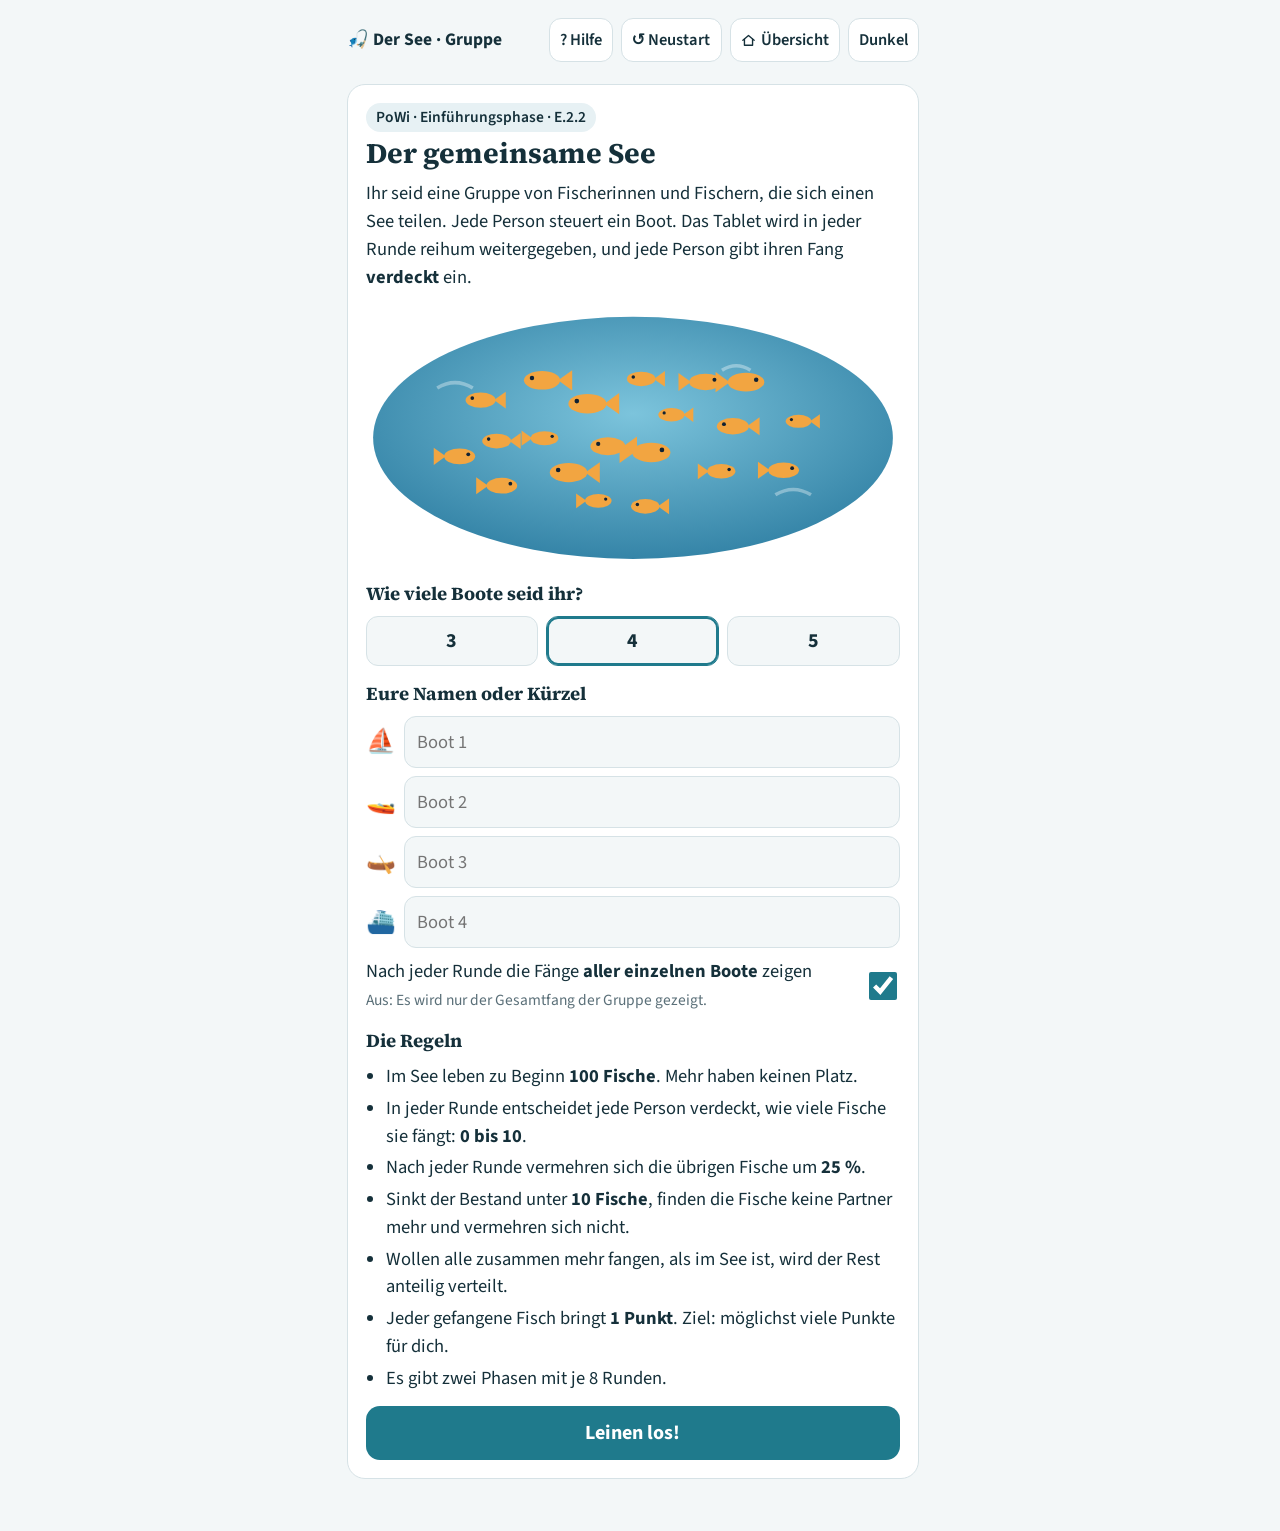
<file: e-phase/fischerei-gruppenversion.html>
<!DOCTYPE html>
<html lang="de">
<head>
<meta charset="utf-8">
<meta name="viewport" content="width=device-width, initial-scale=1">
<title>Das Fischerei-Experiment: Gruppenversion</title>
<link rel="stylesheet" href="../assets/fonts/fonts.css">
<style id="typo-basis">
/* Platz für die Scrollleiste immer freihalten, damit nichts springt, wenn die Seite länger wird */
html{scrollbar-gutter:stable}
/* Einheitliche Schriften: Text Source Sans 3, Überschriften Source Serif 4, Zahlen Source Code Pro */
html{font-size:17.5px}
body{font-family:"Source Sans 3", system-ui, sans-serif}
h1,h2,h3{font-family:"Source Serif 4", Georgia, serif}
button,input,select,textarea{font-family:inherit}
code,kbd,samp,pre{font-family:"Source Code Pro", ui-monospace, monospace}
</style>
<style>

:root{
  --bg:#f3f7f8; --card:#ffffff; --ink:#15303a; --muted:#5a6f78; --line:#d6e2e6;
  --water1:#7cc4dc; --water2:#2f7fa3; --fish:#f2a541; --accent:#1f7a8c; --accent-ink:#fff;
  --good:#2e8b57; --warn:#c0562b; --p1:#c0562b; --p2:#1f7a8c; --soft:#e7f1f4;
}
@media (prefers-color-scheme: dark){
  :root:not([data-theme="light"]){ color-scheme:dark;
    --bg:#0f1c21; --card:#16282f; --ink:#e4eff2; --muted:#9db3bb; --line:#2a434c;
    --water1:#2b6f88; --water2:#123f52; --fish:#f2b25e; --accent:#3fa7bd; --accent-ink:#0b1a1f;
    --good:#5cc08a; --warn:#ec8a5e; --p1:#ec8a5e; --p2:#3fa7bd; --soft:#1c343c;
  }
}
:root[data-theme="dark"]{ color-scheme:dark;
    --bg:#0f1c21; --card:#16282f; --ink:#e4eff2; --muted:#9db3bb; --line:#2a434c;
    --water1:#2b6f88; --water2:#123f52; --fish:#f2b25e; --accent:#3fa7bd; --accent-ink:#0b1a1f;
    --good:#5cc08a; --warn:#ec8a5e; --p1:#ec8a5e; --p2:#3fa7bd; --soft:#1c343c;
}
*{box-sizing:border-box}
html,body{margin:0;padding:0}
body{background:var(--bg);color:var(--ink);font-family:"Source Sans 3", system-ui, sans-serif;font-size:18.5px;line-height:1.5;-webkit-text-size-adjust:100%}
.wrap{max-width:600px;margin:0 auto;padding:12px 14px 40px}
header.top{display:flex;align-items:center;justify-content:space-between;gap:8px;padding:6px 0 10px}
header.top .brand{font-weight:700;font-size:17.5px}
header.top .tools{display:flex;gap:8px}
header.top .brand{white-space:nowrap;overflow:hidden;text-overflow:ellipsis}
.iconbtn{white-space:nowrap;min-height:44px;min-width:44px;padding:0 10px;border-radius:12px;border:1px solid var(--line);background:var(--card);color:var(--ink);font-size:16.5px;font-weight:600;cursor:pointer}
.card{background:var(--card);border:1px solid var(--line);border-radius:18px;padding:18px;margin:12px 0}
h1{font-size:28.5px;line-height:1.2;margin:4px 0 10px}
h2{font-size:23px;line-height:1.25;margin:0 0 10px}
h3{font-size:18.5px;margin:14px 0 6px}
p{margin:8px 0}
.muted{color:var(--muted)}
.small{font-size:15.5px}
.btn{display:block;width:100%;min-height:54px;border:0;border-radius:14px;background:var(--accent);color:var(--accent-ink);font-size:20px;font-weight:700;cursor:pointer;margin-top:14px}
.btn.secondary{background:var(--soft);color:var(--ink);border:1px solid var(--line)}
.btn:disabled{opacity:.45;cursor:not-allowed}
input[type=text],textarea{width:100%;min-height:50px;font-size:18.5px;padding:12px;border-radius:12px;border:1px solid var(--line);background:var(--bg);color:var(--ink);font-family:inherit}
textarea{min-height:90px;resize:vertical}
ul.rules{padding-left:20px;margin:8px 0}
ul.rules li{margin:4px 0}
.pill{display:inline-block;padding:3px 10px;border-radius:999px;background:var(--soft);font-size:15.5px;font-weight:600}
.lake{width:100%;height:auto;display:block;border-radius:14px}
.statrow{display:grid;grid-template-columns:repeat(3,1fr);gap:8px;margin:10px 0}
.stat{background:var(--soft);border-radius:12px;padding:10px 8px;text-align:center}
.stat .v{font-size:26.5px;font-weight:800;line-height:1.1}
.stat .l{font-size:14px;color:var(--muted);margin-top:2px}
.stepper{display:flex;align-items:center;gap:10px;margin:12px 0 4px}
.stepper button{width:60px;height:60px;border-radius:16px;border:1px solid var(--line);background:var(--soft);color:var(--ink);font-size:33px;font-weight:700;cursor:pointer;flex:none}
.stepper .val{flex:1;text-align:center}
.stepper .val .n{font-size:48.5px;font-weight:800;line-height:1}
.stepper .val .u{font-size:15.5px;color:var(--muted)}
input[type=range]{width:100%;height:44px;accent-color:var(--accent)}
table{width:100%;border-collapse:collapse;font-size:17px}
th,td{padding:9px 6px;border-bottom:1px solid var(--line);text-align:right}
th:first-child,td:first-child{text-align:left}
th{font-size:14.5px;color:var(--muted);font-weight:600}
tr.me td{font-weight:700}
.note{background:var(--soft);border-radius:12px;padding:12px;margin:10px 0;font-size:17px}
.note.warn{border-left:5px solid var(--warn)}
.note.good{border-left:5px solid var(--good)}
.boat{display:flex;gap:10px;align-items:flex-start;margin:8px 0}
.boat .ic{font-size:28.5px;line-height:1}
.legend{display:flex;gap:16px;flex-wrap:wrap;font-size:15.5px;margin-top:6px}
.legend span{display:inline-flex;align-items:center;gap:6px}
.legend i{display:inline-block;width:18px;height:4px;border-radius:2px}
.chart{width:100%;height:auto;display:block}
.q{border-top:1px solid var(--line);padding-top:12px;margin-top:14px}
.opts{display:grid;gap:8px;margin-top:8px}
.opt{min-height:50px;padding:10px 14px;border-radius:12px;border:1px solid var(--line);background:var(--bg);color:var(--ink);font-size:17.5px;text-align:left;cursor:pointer;font-family:inherit}
.opt.sel{border-color:var(--accent);box-shadow:inset 0 0 0 2px var(--accent)}
.opt.right{border-color:var(--good);box-shadow:inset 0 0 0 2px var(--good)}
.opt.wrong{border-color:var(--warn);box-shadow:inset 0 0 0 2px var(--warn)}
.two{display:grid;grid-template-columns:1fr 1fr;gap:8px}
.fb{margin-top:8px;font-size:17px}
.grid4{display:grid;grid-template-columns:auto 1fr 1fr;gap:6px;font-size:16px;margin-top:8px}
.grid4 div{padding:10px 8px;border-radius:10px;background:var(--soft)}
.grid4 .h{background:transparent;font-weight:700;font-size:14.5px;color:var(--muted);display:flex;align-items:center}
.grid4 .hl{box-shadow:inset 0 0 0 2px var(--fish)}
details{border:1px solid var(--line);border-radius:14px;padding:4px 14px;margin:12px 0;background:var(--card)}
summary{min-height:48px;display:flex;align-items:center;font-weight:700;cursor:pointer}
.resultcard{border:2px solid var(--accent)}
.overlay{position:fixed;inset:0;background:rgba(0,0,0,.45);display:none;align-items:flex-end;justify-content:center;z-index:10;padding:12px}
.overlay.show{display:flex}
.sheet{background:var(--card);color:var(--ink);border-radius:18px;max-width:600px;width:100%;max-height:85vh;overflow:auto;padding:18px}
.hidden{display:none!important}
.progress{height:8px;background:var(--soft);border-radius:4px;overflow:hidden;margin:6px 0 2px}
.progress i{display:block;height:100%;background:var(--accent);transition:width .3s}
.fishg{transition:opacity .6s}

.plist{display:grid;gap:8px;margin-top:8px}
.plist .row{display:flex;gap:8px;align-items:center}
.plist .row span{font-size:24px;width:30px;text-align:center}
.seg{display:grid;grid-template-columns:repeat(3,1fr);gap:8px;margin-top:8px}
.seg button{min-height:50px;border-radius:12px;border:1px solid var(--line);background:var(--bg);color:var(--ink);font-size:20px;font-weight:700;cursor:pointer}
.seg button.sel{border-color:var(--accent);box-shadow:inset 0 0 0 2px var(--accent)}
.toggle{display:flex;align-items:center;justify-content:space-between;gap:12px;min-height:54px;margin-top:10px}
.toggle input{width:28px;height:28px;accent-color:var(--accent);flex:none}
.handover{text-align:center;padding:30px 18px}
.handover .big{font-size:70.5px;line-height:1;margin:10px 0}
.handover h1{font-size:33px}
.dots{display:flex;gap:8px;justify-content:center;margin:14px 0}
.dots i{width:14px;height:14px;border-radius:50%;background:var(--line)}
.dots i.done{background:var(--accent)}
.dots i.now{background:var(--fish)}
tr.sum td{font-weight:700;border-top:2px solid var(--line)}
.modecard{display:grid;gap:8px;margin-top:10px}
</style>
</head>
<body>
<div class="wrap">
  <header class="top">
    <div class="brand">🎣 Der See · Gruppe</div>
    <div class="tools">
      <button class="iconbtn" id="helpBtn">? Hilfe</button>
      <button class="iconbtn" id="restartBtn">↺ Neustart</button>
      <button class="iconbtn" id="themeBtn" type="button">Dunkel</button>
    </div>
  </header>

  <!-- SETUP -->
  <section id="s-setup">
    <div class="card">
      <span class="pill">PoWi · Einführungsphase · E.2.2</span>
      <h1>Der gemeinsame See</h1>
      <p>Ihr seid eine Gruppe von Fischerinnen und Fischern, die sich einen See teilen. Jede Person steuert ein Boot. Das Tablet wird in jeder Runde reihum weitergegeben, und jede Person gibt ihren Fang <b>verdeckt</b> ein.</p>
      <svg class="lake" id="lakeStart" viewBox="0 0 300 150" role="img" aria-label="See mit Fischen"></svg>

      <h3>Wie viele Boote seid ihr?</h3>
      <div class="seg" id="countSeg">
        <button data-n="3">3</button><button data-n="4" class="sel">4</button><button data-n="5">5</button>
      </div>

      <h3>Eure Namen oder Kürzel</h3>
      <div class="plist" id="nameList"></div>

      <label class="toggle"><span>Nach jeder Runde die Fänge <b>aller einzelnen Boote</b> zeigen<br><span class="small muted">Aus: Es wird nur der Gesamtfang der Gruppe gezeigt.</span></span><input type="checkbox" id="showInd" checked></label>

      <h3>Die Regeln</h3>
      <ul class="rules" id="rulesList"></ul>
      <button class="btn" id="startBtn">Leinen los!</button>
    </div>
  </section>

  <!-- HANDOVER -->
  <section id="s-handover" class="hidden">
    <div class="card handover">
      <span class="pill" id="hoPhase">Phase 1 · Runde 1</span>
      <div class="dots" id="hoDots"></div>
      <div class="big">📱</div>
      <p class="muted">Gib das Tablet weiter an</p>
      <h1 id="hoName">…</h1>
      <p class="small muted">Die anderen schauen bitte weg.</p>
      <button class="btn" id="hoBtn">Ich bin bereit</button>
    </div>
  </section>

  <!-- DECIDE -->
  <section id="s-decide" class="hidden">
    <div class="card">
      <div style="display:flex;justify-content:space-between;align-items:center;gap:8px;flex-wrap:wrap">
        <span class="pill" id="phaseLabel">Phase 1</span>
        <span class="muted small" id="roundLabel">Runde 1 von 8</span>
      </div>
      <div class="progress"><i id="progressBar" style="width:0%"></i></div>
      <svg class="lake" id="lakeGame" viewBox="0 0 300 150" role="img" aria-label="See"></svg>
      <div class="statrow">
        <div class="stat"><div class="v" id="stStock">100</div><div class="l">Fische im See</div></div>
        <div class="stat"><div class="v" id="stMine">0</div><div class="l">deine Punkte</div></div>
        <div class="stat"><div class="v" id="stQuota">10</div><div class="l">max. Fang</div></div>
      </div>
      <div id="modeNote" class="note good hidden"></div>
    </div>
    <div class="card">
      <h2 id="decideTitle">Wie viele Fische fängst du?</h2>
      <div class="stepper">
        <button id="minusBtn" aria-label="weniger">−</button>
        <div class="val"><div class="n" id="catchVal">5</div><div class="u">Fische</div></div>
        <button id="plusBtn" aria-label="mehr">+</button>
      </div>
      <input type="range" id="catchRange" min="0" max="10" step="1" value="5" aria-label="Fangmenge">
      <button class="btn" id="castBtn">Entscheidung abgeben</button>
    </div>
  </section>

  <!-- ROUND RESULT -->
  <section id="s-round" class="hidden">
    <div class="card">
      <span class="pill" id="rrPhase">Phase 1</span>
      <h2 id="rrTitle">Ergebnis der Runde</h2>
      <svg class="lake" id="lakeRes" viewBox="0 0 300 150" role="img" aria-label="See"></svg>
      <table>
        <thead><tr><th>Boot</th><th>wollte</th><th>bekam</th><th>gesamt</th></tr></thead>
        <tbody id="resBody"></tbody>
      </table>
      <div class="note" id="resStockNote"></div>
      <button class="btn" id="nextBtn">Nächste Runde</button>
    </div>
  </section>

  <!-- BETWEEN -->
  <section id="s-between" class="hidden">
    <div class="card">
      <span class="pill">Ende von Phase 1</span>
      <h2 id="betweenTitle">Phase 1 ist vorbei</h2>
      <div class="statrow">
        <div class="stat"><div class="v" id="bAll">0</div><div class="l">Fang der Gruppe</div></div>
        <div class="stat"><div class="v" id="bSust">0</div><div class="l">nachhaltig möglich</div></div>
        <div class="stat"><div class="v" id="bStock">0</div><div class="l">Fische übrig</div></div>
      </div>
      <p id="betweenText"></p>
      <h3>Wie soll es in Phase 2 weitergehen?</h3>
      <p class="small muted">Der See wird neu besetzt. Entscheidet selbst oder nach Vorgabe eurer Lehrkraft:</p>
      <div class="modecard">
        <button class="opt sel" data-mode="quota"><b>⚖️ Fangquote</b><br><span class="small muted">Eine Behörde erlaubt jedem Boot höchstens 5 Fische pro Runde. Das wird kontrolliert.</span></button>
        <button class="opt" data-mode="talk"><b>💬 Absprache</b><br><span class="small muted">Ihr dürft euch vor jeder Runde kurz beraten. Es gibt aber keine Kontrolle: Jede Person darf weiterhin bis zu 10 Fische fangen.</span></button>
      </div>
      <button class="btn" id="phase2Btn">Phase 2 starten</button>
    </div>
  </section>

  <!-- TALK -->
  <section id="s-talk" class="hidden">
    <div class="card handover">
      <span class="pill" id="tkPhase">Phase 2 · Runde 1</span>
      <div class="big">💬</div>
      <h1>Beratungszeit</h1>
      <p>Legt das Tablet in die Mitte und sprecht euch ab. Ob sich alle daran halten, sieht man erst nach der Runde.</p>
      <div class="statrow">
        <div class="stat"><div class="v" id="tkStock">0</div><div class="l">Fische im See</div></div>
        <div class="stat"><div class="v" id="tkSust">0</div><div class="l">nachhaltig pro Boot</div></div>
        <div class="stat"><div class="v" id="tkTime">60</div><div class="l">Sekunden</div></div>
      </div>
      <button class="btn" id="tkBtn">Beratung beenden</button>
    </div>
  </section>

  <!-- EVAL -->
  <section id="s-eval" class="hidden">
    <div class="card resultcard">
      <span class="pill">Ergebnis der Gruppe</span>
      <h2 id="evalTitle">Auswertung</h2>
      <table>
        <thead><tr><th>Punkte</th><th>Phase 1<br>ohne Regel</th><th id="p2head">Phase 2</th></tr></thead>
        <tbody id="cmpBody"></tbody>
      </table>
      <h3>Fischbestand im Verlauf</h3>
      <svg class="chart" id="chart" viewBox="0 0 340 210" role="img" aria-label="Verlauf des Fischbestands"></svg>
      <div class="legend">
        <span><i style="background:var(--p1)"></i>Phase 1 ohne Regel</span>
        <span><i style="background:var(--p2)"></i><span id="p2legend">Phase 2</span></span>
      </div>
      <p class="muted small">Tipp: Macht einen Screenshot dieser Karte, damit die Ergebnisse aller Gruppen im Plenum verglichen werden können.</p>
      <button class="btn secondary" id="copyBtn">Ergebnis als Text kopieren</button>
      <p class="small muted" id="copyMsg"></p>
    </div>

    <div class="card">
      <h2>Was wäre nachhaltig gewesen?</h2>
      <p id="sustExplain"></p>
      <div class="statrow">
        <div class="stat"><div class="v" id="suA">20</div><div class="l">Fische pro Runde für alle</div></div>
        <div class="stat"><div class="v">5</div><div class="l">pro Boot und Runde</div></div>
        <div class="stat"><div class="v">40</div><div class="l">Punkte pro Boot in 8 Runden</div></div>
      </div>
      <p id="sustText"></p>
    </div>

    <div class="card">
      <h2>Nachdenken</h2>
      <div class="q" style="border-top:0;margin-top:0;padding-top:0">
        <b>1. Warum lohnt es sich für jedes einzelne Boot, mehr zu fangen?</b>
        <div class="opts" data-q="1">
          <button class="opt" data-ok="0">Weil mehr Fische im See dann schneller nachwachsen.</button>
          <button class="opt" data-ok="1">Weil der Gewinn eines zusätzlichen Fisches ganz bei mir landet, der Schaden für den Bestand aber auf alle verteilt wird.</button>
          <button class="opt" data-ok="0">Weil die anderen Boote sowieso immer nachhaltig fischen.</button>
        </div>
        <div class="fb" data-fb="1"></div>
      </div>
      <div class="q">
        <b>2. Welche Eigenschaften hat der Fischbestand im See als Gut?</b>
        <p class="small muted">Rivalität: Was ich fange, kann niemand anders mehr fangen.</p>
        <div class="two" data-q="2a"><button class="opt" data-ok="1">rival</button><button class="opt" data-ok="0">nicht rival</button></div>
        <p class="small muted">Ausschließbarkeit: Man kann andere leicht von der Nutzung abhalten.</p>
        <div class="two" data-q="2b"><button class="opt" data-ok="0">ausschließbar</button><button class="opt" data-ok="1">nicht ausschließbar</button></div>
        <div class="fb" data-fb="2"></div>
      </div>
      <div class="q">
        <b>3. Welches dieser Beispiele ist ebenfalls ein Allmendegut?</b>
        <div class="opts" data-q="3">
          <button class="opt" data-ok="0">Ein Brötchen beim Bäcker</button>
          <button class="opt" data-ok="1">Das Grundwasser in einer Region</button>
          <button class="opt" data-ok="0">Ein Streaming-Abo</button>
          <button class="opt" data-ok="0">Ein Leuchtturm an der Küste</button>
        </div>
        <div class="fb" data-fb="3"></div>
      </div>
      <div class="q">
        <b>4. Besprecht in der Gruppe: Wie habt ihr euch in Phase 1 verhalten? Gab es Boote, die mehr genommen haben als andere, und wie habt ihr darauf reagiert?</b>
        <textarea placeholder="Notizen der Gruppe (werden nicht gespeichert)"></textarea>
      </div>
      <div class="q">
        <b id="q5">5. Was hat in Phase 2 den Unterschied gemacht? Welche weiteren Lösungen wären denkbar?</b>
        <textarea placeholder="z. B. Kontrolle, Vertrauen, Steuern, Eigentumsrechte …"></textarea>
        <button class="btn secondary" id="ideaBtn" style="min-height:48px;font-size:17.5px">Ideen anzeigen</button>
        <div class="note hidden" id="ideas">
          <b>Mögliche Ansätze:</b>
          <ul class="rules">
            <li><b>Ge- und Verbote</b> (Quoten, Schonzeiten): wirksam, aber aufwendig zu kontrollieren.</li>
            <li><b>Abgabe pro Fisch</b> (Umweltsteuer): macht Übernutzung teurer, die genaue Höhe ist schwer festzulegen.</li>
            <li><b>Handelbare Fanglizenzen</b> (Zertifikate): Die Gesamtmenge ist begrenzt, Lizenzen gehen dorthin, wo sie am meisten bringen.</li>
            <li><b>Eigentumsrechte</b>: Gehört der See einer Person, hat sie ein Interesse am Erhalt. Wer darf dann noch fischen?</li>
            <li><b>Selbstorganisation</b> der Nutzer: Absprachen und gegenseitige Kontrolle (Elinor Ostrom). Funktioniert vor allem in kleinen Gruppen mit Vertrauen und Sanktionsmöglichkeiten.</li>
          </ul>
        </div>
      </div>
    </div>

    <div class="card">
      <h2>Wissen: Güterarten</h2>
      <p>Ökonominnen und Ökonomen unterscheiden Güter danach, ob sie <b>rival</b> sind und ob man andere von der Nutzung <b>ausschließen</b> kann.</p>
      <div class="grid4">
        <div class="h"></div><div class="h">ausschließbar</div><div class="h">nicht ausschließbar</div>
        <div class="h">rival</div>
        <div><b>Privates Gut</b><br><span class="muted">Brötchen, Kleidung</span></div>
        <div class="hl"><b>Allmendegut</b><br><span class="muted">Fischbestand, Grundwasser, Weideland</span></div>
        <div class="h">nicht rival</div>
        <div><b>Kollektivgut (Klubgut)</b><br><span class="muted">Streaming-Abo, Bezahlfernsehen</span></div>
        <div><b>Öffentliches Gut</b><br><span class="muted">Leuchtturm, Deich, Landesverteidigung</span></div>
      </div>
      <p class="small muted">Die Begriffe werden in der Literatur nicht ganz einheitlich verwendet. Maßgeblich sind die beiden Kriterien.</p>
      <h3>Die Tragik der Allmende</h3>
      <p>Bei Allmendegütern kann niemand ausgeschlossen werden, gleichzeitig nimmt jede Nutzung den anderen etwas weg. Jeder Einzelne erhält den vollen Vorteil seiner Nutzung, die Kosten der Übernutzung tragen aber alle gemeinsam. Diese Kosten, die nicht beim Verursacher anfallen, heißen <b>negative externe Effekte</b>. Ohne Regeln führt individuell rationales Verhalten deshalb oft zur Zerstörung der Ressource, obwohl das niemand will. Der Biologe Garrett Hardin hat dafür 1968 den Begriff <i>Tragedy of the Commons</i> geprägt. Die Ökonomin Elinor Ostrom hat später gezeigt, dass Gemeinschaften Allmenden auch selbst erfolgreich verwalten können, wenn bestimmte Bedingungen erfüllt sind (2009 Nobelpreis für Wirtschaftswissenschaften).</p>
      <h3>Reale Beispiele</h3>
      <ul class="rules">
        <li><b>Überfischung der Meere:</b> Viele Fischbestände weltweit gelten als überfischt.</li>
        <li><b>Grundwasser:</b> Wenn Landwirtschaft und Industrie mehr entnehmen, als nachfließt, sinkt der Spiegel für alle.</li>
        <li><b>Klima als globale Allmende:</b> Die Atmosphäre nimmt CO₂ aller Staaten auf; die Folgen tragen alle.</li>
      </ul>
    </div>

    <details>
      <summary>Hinweise für Lehrkräfte</summary>
      <h3>Organisation</h3>
      <p>Pro Gruppe von 3 bis 5 Personen ein Tablet oder Smartphone. Die Seite braucht nach dem Laden keine Internetverbindung, keine Konten und speichert keine Daten. Zeitbedarf etwa 25 Minuten für das Spiel (durch das Weitergeben etwas länger als die Einzelversion) und 25 Minuten Auswertung.</p>
      <h3>Einbettung</h3>
      <p>KCGO Politik und Wirtschaft, Einführungsphase, Themenfeld <b>E.2.2</b> (negative externe Effekte, Güterarten, Übernutzung von Allmendegütern). Fachkategorien: Knappheit, Nutzen und Kosten, externe Effekte und Internalisierung, Interessen und Zielkonflikte.</p>
      <h3>Zwei Varianten für Phase 2</h3>
      <p><b>Fangquote</b> bildet ein ordnungsrechtliches Instrument ab (Anknüpfung an E.2.3). <b>Absprache</b> ohne Kontrolle testet Selbstorganisation im Sinne Ostroms. Besonders ergiebig ist es, die Klasse aufzuteilen: Die Hälfte der Gruppen spielt mit Quote, die andere mit Absprache. Im Plenum lassen sich dann Bestände und Punkte vergleichen.</p>
      <h3>Parameter</h3>
      <p>Der Startbestand beträgt 25 Fische pro Boot (bei 4 Booten also 100), die Vermehrung 25&nbsp;% des Restbestands. Ein Fang von 5 Fischen pro Boot und Runde ist damit genau nachhaltig, die Quote entspricht dem nachhaltigen Ertrag.</p>
      <h3>Impulsfragen für das Unterrichtsgespräch</h3>
      <ul class="rules">
        <li>Welche Gruppe hatte am Ende von Phase 1 den größten Bestand, welche die meisten Punkte? Was sagt das über individuelle und kollektive Rationalität?</li>
        <li>Hat die Absprache gehalten? Woran lag es? Was müsste in der Realität hinzukommen (Kontrolle, Sanktionen, Vertrauen)?</li>
        <li>Ist eine staatliche Quote die beste Lösung? Vergleicht sie mit einer Abgabe pro Fisch und mit handelbaren Fanglizenzen nach Effizienz und Legitimität.</li>
      </ul>
    </details>
  </section>
</div>

<div class="overlay" id="helpOv" role="dialog" aria-modal="true">
  <div class="sheet">
    <h2>Hilfe</h2>
    <p><b>Ablauf:</b> In jeder Runde wird das Tablet reihum weitergegeben. Wer dran ist, tippt auf <b>Ich bin bereit</b>, wählt mit <b>−</b>, <b>+</b> oder dem Schieberegler die Fangmenge und tippt auf <b>Entscheidung abgeben</b>. Die anderen schauen dabei weg.</p>
    <p><b>Nach jeder Runde</b> seht ihr gemeinsam das Ergebnis.</p>
    <p><b>Vermehrung:</b> Nach jeder Runde wachsen 25&nbsp;% der übrigen Fische nach, höchstens bis zum Startbestand. Bei sehr wenigen Fischen gibt es keinen Nachwuchs mehr.</p>
    <p><b>Phase 2:</b> Fangquote (höchstens 5 Fische) oder Absprache ohne Kontrolle.</p>
    <button class="btn" id="helpClose">Verstanden</button>
  </div>
</div>
<div class="overlay" id="restartOv" role="dialog" aria-modal="true">
  <div class="sheet">
    <h2>Neu starten?</h2>
    <p>Der Spielstand der Gruppe geht dabei verloren.</p>
    <button class="btn" id="restartYes">Ja, neu starten</button>
    <button class="btn secondary" id="restartNo">Abbrechen</button>
  </div>
</div>

<script>
(function(){
  "use strict";
  var ROUNDS=8, GROWTH=0.25, PER=25, ICONS=["⛵","🚤","🛶","⛴️","🚣"];
  var S, N=4, names=["","","","",""];
  function fresh(){
    var max=PER*N;
    return {n:N, max:max, minBreed:Math.round(max*0.1), names:[], phase:1, mode:"none", round:1, stock:max, idx:0, picks:[], pick:5,
      hist:{1:[],2:[]}, totals:{1:new Array(N).fill(0),2:new Array(N).fill(0)}, ended:{1:false,2:false}, showInd:true};
  }
  var $=function(id){return document.getElementById(id);};
  var SECTIONS=["s-setup","s-handover","s-decide","s-round","s-between","s-talk","s-eval"];
  function show(id){ SECTIONS.forEach(function(s){$(s).classList.toggle("hidden",s!==id);}); window.scrollTo(0,0); }
  function sum(a){return a.reduce(function(x,y){return x+y;},0);}
  function esc(t){return String(t).replace(/[&<>"]/g,function(c){return {"&":"&amp;","<":"&lt;",">":"&gt;",'"':"&quot;"}[c];});}

  /* lake */
  var FISHPOS=(function(){var arr=[],seed=7;function r(){seed=(seed*9301+49297)%233280;return seed/233280;}var t=0;
    while(arr.length<20&&t<2000){t++;var a=r()*Math.PI*2,rr=Math.sqrt(r())*0.82,x=150+Math.cos(a)*rr*125,y=78+Math.sin(a)*rr*50;
      if(arr.every(function(p){return Math.hypot(p.x-x,p.y-y)>22;}))arr.push({x:x,y:y,flip:r()<0.5,s:0.8+r()*0.4});}return arr;})();
  var lastLake={};
  function drawLake(svg,stock,max){
    lastLake[svg.id]=[stock,max];
    var n=Math.round(Math.max(0,stock)/max*20), css=getComputedStyle(document.documentElement);
    var w1=css.getPropertyValue("--water1").trim(),w2=css.getPropertyValue("--water2").trim(),f=css.getPropertyValue("--fish").trim();
    var h='<defs><radialGradient id="wg'+svg.id+'" cx="50%" cy="40%" r="65%"><stop offset="0%" stop-color="'+w1+'"/><stop offset="100%" stop-color="'+w2+'"/></radialGradient></defs>';
    h+='<ellipse cx="150" cy="78" rx="146" ry="68" fill="url(#wg'+svg.id+')"/>';
    h+='<path d="M40 50 q10 -6 20 0 M230 110 q10 -6 20 0 M200 40 q8 -5 16 0" stroke="rgba(255,255,255,.35)" stroke-width="2" fill="none"/>';
    FISHPOS.forEach(function(p,i){var sx=p.flip?-1:1;
      h+='<g class="fishg" opacity="'+(i<n?1:0)+'" transform="translate('+p.x.toFixed(1)+' '+p.y.toFixed(1)+') scale('+(sx*p.s).toFixed(2)+' '+p.s.toFixed(2)+')"><ellipse cx="0" cy="0" rx="9" ry="4.6" fill="'+f+'"/><path d="M-8 0 L-15 -5 L-15 5 Z" fill="'+f+'"/><circle cx="5" cy="-1.2" r="1.1" fill="#123"/></g>';});
    if(stock<=0)h+='<text x="150" y="84" text-anchor="middle" font-size="16" font-weight="700" fill="#fff">Der See ist leer</text>';
    svg.innerHTML=h;
  }

  /* setup */
  function renderSetup(){
    Array.prototype.forEach.call($("countSeg").children,function(b){b.classList.toggle("sel",+b.dataset.n===N);});
    var h="";
    for(var i=0;i<N;i++){h+='<div class="row"><span>'+ICONS[i]+'</span><input type="text" maxlength="20" data-i="'+i+'" placeholder="Boot '+(i+1)+'" value="'+esc(names[i])+'" autocomplete="off"></div>';}
    $("nameList").innerHTML=h;
    var max=PER*N;
    $("rulesList").innerHTML=
      '<li>Im See leben zu Beginn <b>'+max+' Fische</b>. Mehr haben keinen Platz.</li>'+
      '<li>In jeder Runde entscheidet jede Person verdeckt, wie viele Fische sie fängt: <b>0 bis 10</b>.</li>'+
      '<li>Nach jeder Runde vermehren sich die übrigen Fische um <b>25&nbsp;%</b>.</li>'+
      '<li>Sinkt der Bestand unter <b>'+Math.round(max*0.1)+' Fische</b>, finden die Fische keine Partner mehr und vermehren sich nicht.</li>'+
      '<li>Wollen alle zusammen mehr fangen, als im See ist, wird der Rest anteilig verteilt.</li>'+
      '<li>Jeder gefangene Fisch bringt <b>1 Punkt</b>. Ziel: möglichst viele Punkte für dich.</li>'+
      '<li>Es gibt zwei Phasen mit je 8 Runden.</li>';
    drawLake($("lakeStart"),max,max);
  }
  $("countSeg").addEventListener("click",function(e){var b=e.target.closest("button");if(!b)return;N=+b.dataset.n;renderSetup();});
  $("nameList").addEventListener("input",function(e){if(e.target.dataset.i!==undefined)names[+e.target.dataset.i]=e.target.value;});

  function pname(i){return S.names[i];}
  function quota(){return S.mode==="quota"?5:10;}

  function startGame(){
    S=fresh(); S.showInd=$("showInd").checked;
    for(var i=0;i<N;i++){var v=(names[i]||"").trim();S.names.push(v||("Boot "+(i+1)));}
    startRound();
  }
  function startRound(){
    S.idx=0; S.picks=[];
    if(S.phase===2&&S.mode==="talk") showTalk(); else showHandover();
  }

  /* talk timer */
  var timer=null;
  function showTalk(){
    $("tkPhase").textContent="Phase 2 · Runde "+S.round;
    $("tkStock").textContent=S.stock;
    $("tkSust").textContent=Math.round(S.stock*0.2/S.n*10)/10;
    var t=60; $("tkTime").textContent=t;
    clearInterval(timer);
    timer=setInterval(function(){t--; $("tkTime").textContent=Math.max(0,t); if(t<=0)clearInterval(timer);},1000);
    show("s-talk");
  }
  $("tkBtn").addEventListener("click",function(){clearInterval(timer);showHandover();});

  function showHandover(){
    $("hoPhase").textContent="Phase "+S.phase+" · Runde "+S.round+" von "+ROUNDS;
    var d="";for(var i=0;i<S.n;i++)d+='<i class="'+(i<S.idx?"done":(i===S.idx?"now":""))+'"></i>';
    $("hoDots").innerHTML=d;
    $("hoName").textContent=ICONS[S.idx]+" "+pname(S.idx);
    show("s-handover");
  }
  $("hoBtn").addEventListener("click",showDecide);

  function setPick(v){S.pick=Math.max(0,Math.min(quota(),v));$("catchVal").textContent=S.pick;$("catchRange").value=S.pick;}
  function showDecide(){
    $("phaseLabel").textContent=S.phase===1?"Phase 1 · ohne Regel":(S.mode==="quota"?"Phase 2 · Fangquote":"Phase 2 · Absprache");
    $("roundLabel").textContent="Runde "+S.round+" von "+ROUNDS;
    $("progressBar").style.width=((S.round-1)/ROUNDS*100)+"%";
    $("stStock").textContent=S.stock;
    $("stMine").textContent=S.totals[S.phase][S.idx];
    $("stQuota").textContent=quota();
    var mn=$("modeNote");
    if(S.phase===2){mn.classList.remove("hidden");
      mn.innerHTML=S.mode==="quota"?"⚖️ <b>Fangquote:</b> Höchstens <b>5 Fische</b> pro Boot und Runde.":"💬 <b>Absprache:</b> Denk an eure Vereinbarung. Kontrolliert wird sie nicht.";
    } else mn.classList.add("hidden");
    $("decideTitle").textContent=pname(S.idx)+", wie viele Fische fängst du?";
    $("catchRange").max=quota();
    setPick(Math.min(5,quota()));
    drawLake($("lakeGame"),S.stock,S.max);
    show("s-decide");
  }
  $("minusBtn").addEventListener("click",function(){setPick(S.pick-1);});
  $("plusBtn").addEventListener("click",function(){setPick(S.pick+1);});
  $("catchRange").addEventListener("input",function(e){setPick(parseInt(e.target.value,10));});
  $("castBtn").addEventListener("click",function(){
    S.picks.push(S.pick); S.idx++;
    if(S.idx<S.n) showHandover(); else resolveRound();
  });

  function distribute(w,stock){
    var s=sum(w); if(s<=stock)return w.slice();
    var raw=w.map(function(x){return x*stock/s;}), got=raw.map(Math.floor), rest=stock-sum(got);
    var ord=raw.map(function(r,i){return{i:i,f:r-Math.floor(r)};}).sort(function(a,b){return b.f-a.f;});
    for(var k=0;k<rest;k++)got[ord[k].i]++; return got;
  }
  function regrow(rest){ if(rest<S.minBreed)return rest; return Math.min(S.max,Math.round(rest*(1+GROWTH))); }

  function resolveRound(){
    var before=S.stock, wishes=S.picks.slice(), got=distribute(wishes,before), caught=sum(got), rest=before-caught, after=regrow(rest);
    var tot=S.totals[S.phase]; got.forEach(function(g,i){tot[i]+=g;});
    S.hist[S.phase].push({before:before,wishes:wishes,got:got,rest:rest,after:after});
    S.stock=after;
    var body="";
    if(S.showInd){
      for(var i=0;i<S.n;i++) body+='<tr><td>'+ICONS[i]+' '+esc(pname(i))+'</td><td>'+wishes[i]+'</td><td>'+got[i]+'</td><td>'+tot[i]+'</td></tr>';
    }
    body+='<tr class="sum"><td>Gruppe gesamt</td><td>'+sum(wishes)+'</td><td>'+caught+'</td><td>'+sum(tot)+'</td></tr>';
    $("resBody").innerHTML=body;
    $("rrPhase").textContent=$("phaseLabel").textContent;
    $("rrTitle").textContent="Ergebnis von Runde "+S.round;
    var note=$("resStockNote"), txt="Gefangen wurden <b>"+caught+"</b> Fische"+(sum(wishes)>before?" (gewünscht waren "+sum(wishes)+", es reichte nicht für alle)":"")+". ";
    var sust=Math.round(before*0.2);
    if(after===0){txt+="Der See ist <b>leergefischt</b>.";note.className="note warn";}
    else if(rest<S.minBreed){txt+="Nur noch <b>"+rest+"</b> Fische: zu wenige, um sich zu vermehren.";note.className="note warn";}
    else{txt+="Übrig blieben "+rest+", dazu kamen <b>"+(after-rest)+"</b> Jungfische. Jetzt leben <b>"+after+"</b> Fische im See.";note.className=after<before?"note warn":"note good";}
    if(after>0) txt+=" <span class='small muted'>(Nachhaltig wären in dieser Runde "+sust+" Fische für alle gewesen.)</span>";
    note.innerHTML=txt;
    var last=(S.round>=ROUNDS||after===0); if(last)S.ended[S.phase]=true;
    $("nextBtn").textContent=last?(S.phase===1?"Zum Ende von Phase 1":"Zur Auswertung"):"Nächste Runde";
    drawLake($("lakeRes"),after,S.max);
    show("s-round");
  }
  $("nextBtn").addEventListener("click",function(){
    if(S.ended[S.phase]){ if(S.phase===1)toBetween(); else toEval(); return; }
    S.round++; startRound();
  });

  var chosenMode="quota";
  function toBetween(){
    var t=S.totals[1], sustAll=S.max*0.2*ROUNDS;
    $("bAll").textContent=sum(t); $("bSust").textContent=sustAll; $("bStock").textContent=S.stock;
    var txt;
    if(S.stock===0){$("betweenTitle").textContent="Der See ist leer";txt="Nach "+S.hist[1].length+" Runden war kein Fisch mehr übrig.";}
    else if(S.stock<S.max/2){$("betweenTitle").textContent="Der See ist stark überfischt";txt="Am Ende sind nur noch "+S.stock+" von "+S.max+" Fischen im See.";}
    else{$("betweenTitle").textContent="Der See hat überlebt";txt="Am Ende sind noch "+S.stock+" von "+S.max+" Fischen im See. Wie habt ihr das geschafft?";}
    $("betweenText").textContent=txt;
    show("s-between");
  }
  document.querySelector("#s-between .modecard").addEventListener("click",function(e){
    var b=e.target.closest(".opt");if(!b)return; chosenMode=b.dataset.mode;
    Array.prototype.forEach.call(this.children,function(c){c.classList.toggle("sel",c===b);});
  });
  $("phase2Btn").addEventListener("click",function(){
    S.phase=2;S.mode=chosenMode;S.round=1;S.stock=S.max; startRound();
  });

  /* eval */
  function seriesOf(p){var pts=[S.max];S.hist[p].forEach(function(r){pts.push(r.after);});return pts;}
  function drawChart(){
    var svg=$("chart"),W=340,H=210,L=34,R=10,T=10,B=30,css=getComputedStyle(document.documentElement);
    var line=css.getPropertyValue("--line").trim(),muted=css.getPropertyValue("--muted").trim(),p1=css.getPropertyValue("--p1").trim(),p2=css.getPropertyValue("--p2").trim();
    function X(i){return L+(W-L-R)*i/ROUNDS;} function Y(v){return T+(H-T-B)*(1-v/S.max);}
    var h="";
    [0,.25,.5,.75,1].forEach(function(f){var v=Math.round(S.max*f);
      h+='<line x1="'+L+'" x2="'+(W-R)+'" y1="'+Y(v)+'" y2="'+Y(v)+'" stroke="'+line+'"/>';
      h+='<text x="'+(L-6)+'" y="'+(Y(v)+4)+'" text-anchor="end" font-size="11" fill="'+muted+'">'+v+'</text>';});
    for(var i=0;i<=ROUNDS;i++)h+='<text x="'+X(i)+'" y="'+(H-17)+'" text-anchor="middle" font-size="11" fill="'+muted+'">'+i+'</text>';
    h+='<text x="'+((L+W-R)/2)+'" y="'+H+'" text-anchor="middle" font-size="11" fill="'+muted+'">Runde</text>';
    [[seriesOf(1),p1],[seriesOf(2),p2]].forEach(function(sc){
      h+='<polyline points="'+sc[0].map(function(v,i){return X(i).toFixed(1)+","+Y(v).toFixed(1);}).join(" ")+'" fill="none" stroke="'+sc[1]+'" stroke-width="3" stroke-linejoin="round" stroke-linecap="round"/>';
      sc[0].forEach(function(v,i){h+='<circle cx="'+X(i)+'" cy="'+Y(v)+'" r="3.5" fill="'+sc[1]+'"/>';});});
    svg.innerHTML=h;
  }
  function toEval(){
    var t1=S.totals[1],t2=S.totals[2],e1=S.hist[1][S.hist[1].length-1].after,e2=S.hist[2][S.hist[2].length-1].after;
    var mlabel=S.mode==="quota"?"mit Quote":"mit Absprache";
    $("p2head").innerHTML="Phase 2<br>"+mlabel; $("p2legend").textContent="Phase 2 "+mlabel;
    var b="";
    for(var i=0;i<S.n;i++)b+='<tr><td>'+ICONS[i]+' '+esc(pname(i))+'</td><td>'+t1[i]+'</td><td>'+t2[i]+'</td></tr>';
    b+='<tr class="sum"><td>Gruppe gesamt</td><td>'+sum(t1)+'</td><td>'+sum(t2)+'</td></tr>';
    b+='<tr><td>Runden gespielt</td><td>'+S.hist[1].length+'</td><td>'+S.hist[2].length+'</td></tr>';
    b+='<tr><td>Fische am Ende</td><td>'+e1+'</td><td>'+e2+'</td></tr>';
    $("cmpBody").innerHTML=b;
    drawChart();
    var sustRound=S.max*0.2, sustAll=sustRound*ROUNDS;
    $("suA").textContent=sustRound;
    $("sustExplain").innerHTML="Bei "+S.max+" Fischen wachsen nach einem Fang von "+sustRound+" Fischen genau wieder "+sustRound+" nach ("+(S.max-sustRound)+" + 25&nbsp;% = "+S.max+"). Der See bleibt dann dauerhaft voll.";
    $("sustText").innerHTML="Eure Gruppe hat in Phase 1 <b>"+sum(t1)+"</b> und in Phase 2 <b>"+sum(t2)+"</b> Fische gefangen. Nachhaltig möglich wären <b>"+sustAll+"</b> gewesen, und das Jahr für Jahr.";
    $("q5").textContent=S.mode==="quota"?"5. Die Quote wurde automatisch durchgesetzt. Wäre das in der Realität auch so? Welche weiteren Lösungen wären denkbar?":"5. Hat eure Absprache gehalten? Was hätte geholfen, damit sich alle daran halten? Welche weiteren Lösungen wären denkbar?";
    var lines=["Fischerei-Experiment (Gruppe, "+S.n+" Boote)","Phase 1 ohne Regel: Gruppe "+sum(t1)+" Fische, "+S.hist[1].length+" Runden, Bestand am Ende "+e1+" von "+S.max,
      "Phase 2 "+mlabel+": Gruppe "+sum(t2)+" Fische, "+S.hist[2].length+" Runden, Bestand am Ende "+e2+" von "+S.max,"Nachhaltig möglich: "+sustAll+" Fische","Punkte je Boot (Phase 1 / Phase 2):"];
    for(var j=0;j<S.n;j++)lines.push("  "+pname(j)+": "+t1[j]+" / "+t2[j]);
    S.summary=lines.join("\n");
    show("s-eval");
  }

  /* questions */
  var FB={"1":{ok:"Genau. Den Nutzen eines zusätzlichen Fisches hast du allein, die Kosten (weniger Fische für alle) werden auf alle verteilt. Das ist ein negativer externer Effekt.",no:"Nicht ganz. Überlege, wer den Vorteil eines zusätzlichen Fisches hat und wer den Nachteil trägt."},
    "2":{ok:"Richtig: rival und nicht ausschließbar. Genau diese Kombination macht ein Allmendegut aus.",no:"Noch nicht ganz. Kann ein Fisch zweimal gefangen werden? Und könnte man andere Boote einfach vom See fernhalten?"},
    "3":{ok:"Richtig. Grundwasser ist rival (was einer abpumpt, fehlt anderen) und kaum ausschließbar.",no:"Leider nicht. Gesucht ist ein Gut, das rival und zugleich nicht ausschließbar ist."}};
  document.addEventListener("click",function(e){
    var btn=e.target.closest("[data-q] .opt"); if(!btn)return;
    var grp=btn.parentNode,q=grp.getAttribute("data-q");
    Array.prototype.forEach.call(grp.querySelectorAll(".opt"),function(o){o.classList.remove("sel","right","wrong");});
    btn.classList.add("sel",btn.dataset.ok==="1"?"right":"wrong");
    if(q==="2a"||q==="2b"){var a=document.querySelector('[data-q="2a"] .sel'),b=document.querySelector('[data-q="2b"] .sel');
      if(a&&b){var ok=a.dataset.ok==="1"&&b.dataset.ok==="1";document.querySelector('[data-fb="2"]').innerHTML=ok?"✅ "+FB["2"].ok:"🤔 "+FB["2"].no;}return;}
    document.querySelector('[data-fb="'+q+'"]').innerHTML=btn.dataset.ok==="1"?"✅ "+FB[q].ok:"🤔 "+FB[q].no;
  });
  $("ideaBtn").addEventListener("click",function(){$("ideas").classList.toggle("hidden");});
  $("copyBtn").addEventListener("click",function(){var m=$("copyMsg");
    try{navigator.clipboard.writeText(S.summary||"").then(function(){m.textContent="Kopiert. Ihr könnt den Text jetzt z. B. in ein Etherpad oder eine Nachricht einfügen.";},function(){m.textContent="Kopieren war nicht möglich. Macht bitte einen Screenshot.";});}
    catch(err){m.textContent="Kopieren war nicht möglich. Macht bitte einen Screenshot.";}});

  /* header */
  $("startBtn").addEventListener("click",startGame);
  $("helpBtn").addEventListener("click",function(){$("helpOv").classList.add("show");});
  $("helpClose").addEventListener("click",function(){$("helpOv").classList.remove("show");});
  $("restartBtn").addEventListener("click",function(){$("restartOv").classList.add("show");});
  $("restartNo").addEventListener("click",function(){$("restartOv").classList.remove("show");});
  $("restartYes").addEventListener("click",function(){
    $("restartOv").classList.remove("show"); clearInterval(timer); chosenMode="quota";
    Array.prototype.forEach.call(document.querySelectorAll("#s-between .opt"),function(c){c.classList.toggle("sel",c.dataset.mode==="quota");});
    Array.prototype.forEach.call(document.querySelectorAll("[data-q] .opt"),function(o){o.classList.remove("sel","right","wrong");});
    Array.prototype.forEach.call(document.querySelectorAll(".fb"),function(f){f.innerHTML="";});
    Array.prototype.forEach.call(document.querySelectorAll("textarea"),function(t){t.value="";});
    $("ideas").classList.add("hidden");$("copyMsg").textContent="";
    renderSetup(); show("s-setup");
  });
  ["helpOv","restartOv"].forEach(function(id){$(id).addEventListener("click",function(e){if(e.target.id===id)$(id).classList.remove("show");});});
  document.addEventListener("themechange",function(){Object.keys(lastLake).forEach(function(id){var a=lastLake[id];drawLake($(id),a[0],a[1]);});if(!$("s-eval").classList.contains("hidden"))drawChart();});
  S=fresh(); renderSetup();
})();
</script>
<script>/* Farbschema: folgt der Systemeinstellung, eine Umschaltung wird gemerkt */
(function(){var root=document.documentElement,KEY='fischg-theme',mq=window.matchMedia?matchMedia('(prefers-color-scheme: dark)'):null,btn=document.getElementById('themeBtn');
function isDark(){var t=root.getAttribute('data-theme');return t?t==='dark':!!(mq&&mq.matches);}
function label(){if(!btn)return;var d=isDark();btn.textContent=d?'Hell':'Dunkel';btn.setAttribute('aria-pressed',String(d));btn.title=d?'Zum hellen Design wechseln':'Zum dunklen Design wechseln';}
function changed(){label();try{document.dispatchEvent(new Event('themechange'));}catch(e){}}
try{var s=localStorage.getItem(KEY);if(s==='light'||s==='dark')root.setAttribute('data-theme',s);}catch(e){}
if(btn)btn.addEventListener('click',function(){var n=isDark()?'light':'dark';root.setAttribute('data-theme',n);try{localStorage.setItem(KEY,n);}catch(e){}changed();});
if(mq&&mq.addEventListener)mq.addEventListener('change',changed);label();})();
</script>
<script src="../assets/zur-uebersicht.js" defer></script>
</body>
</html>
</file>
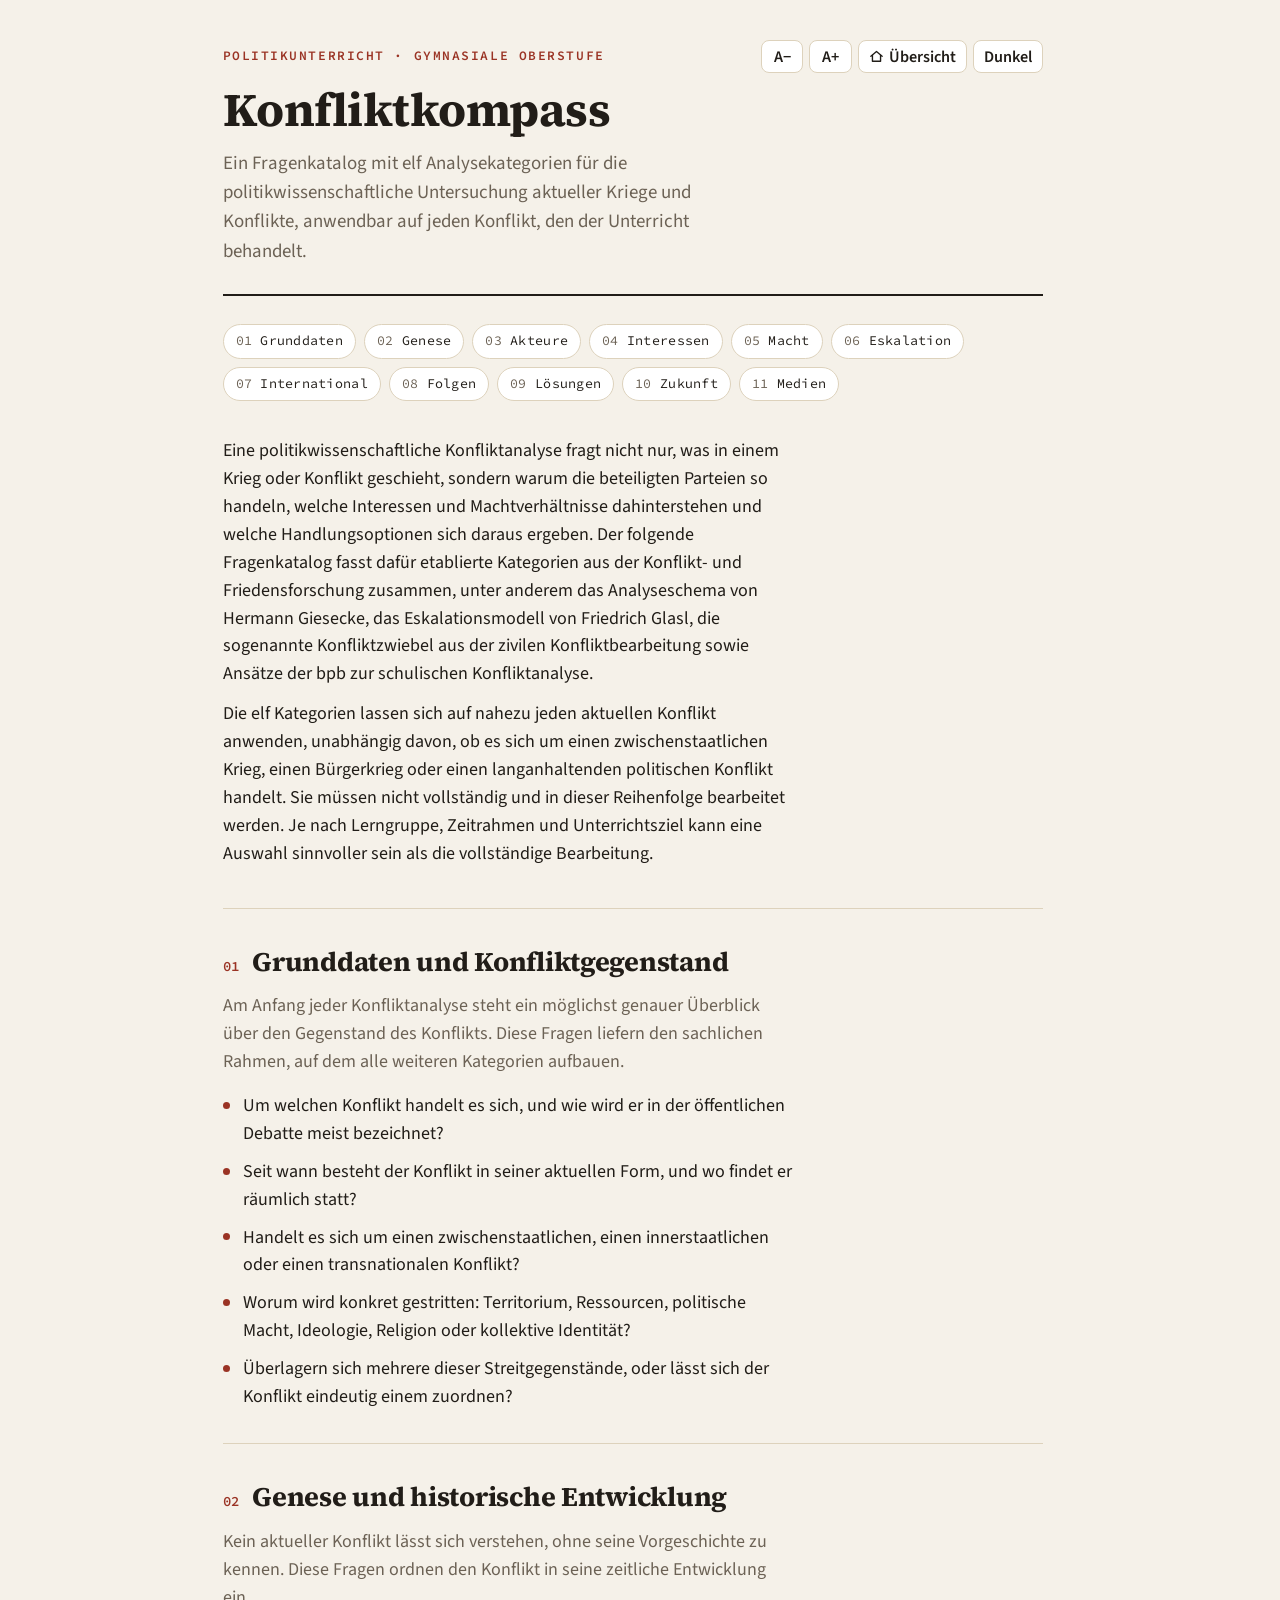
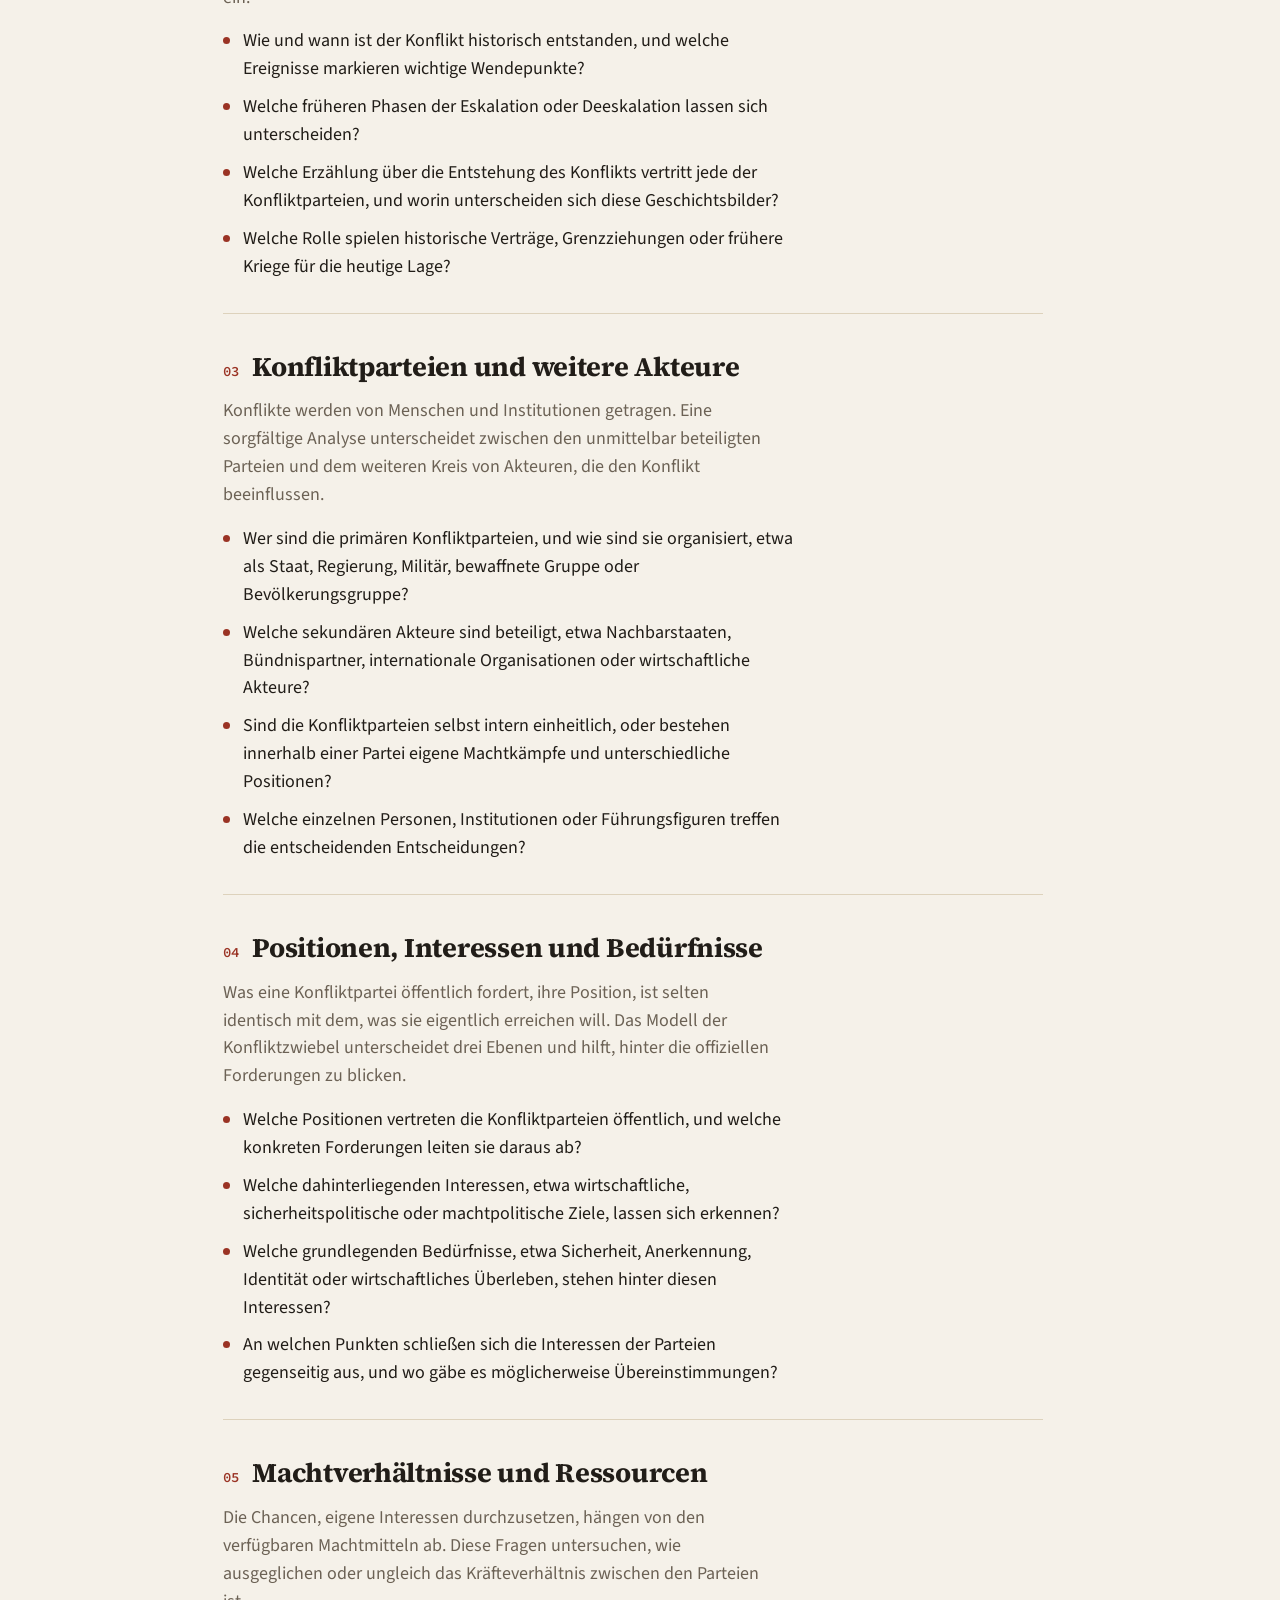
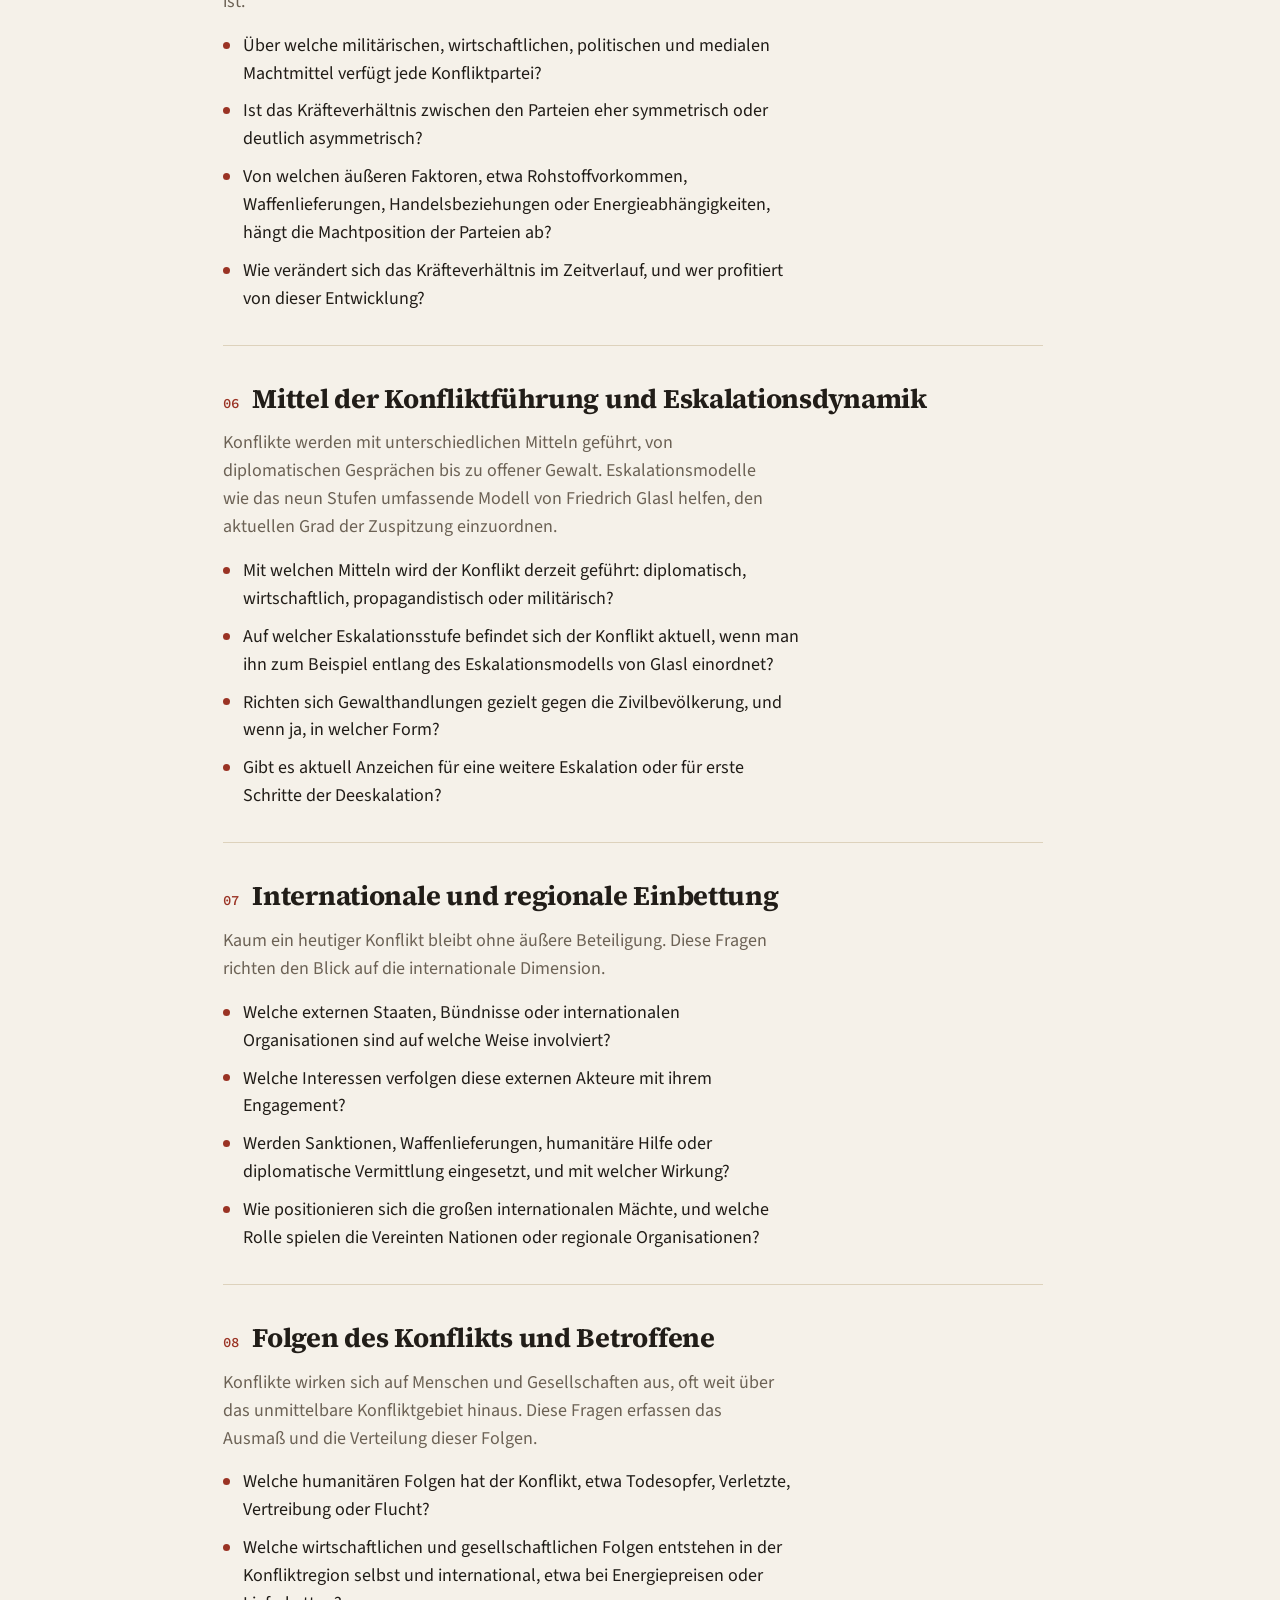
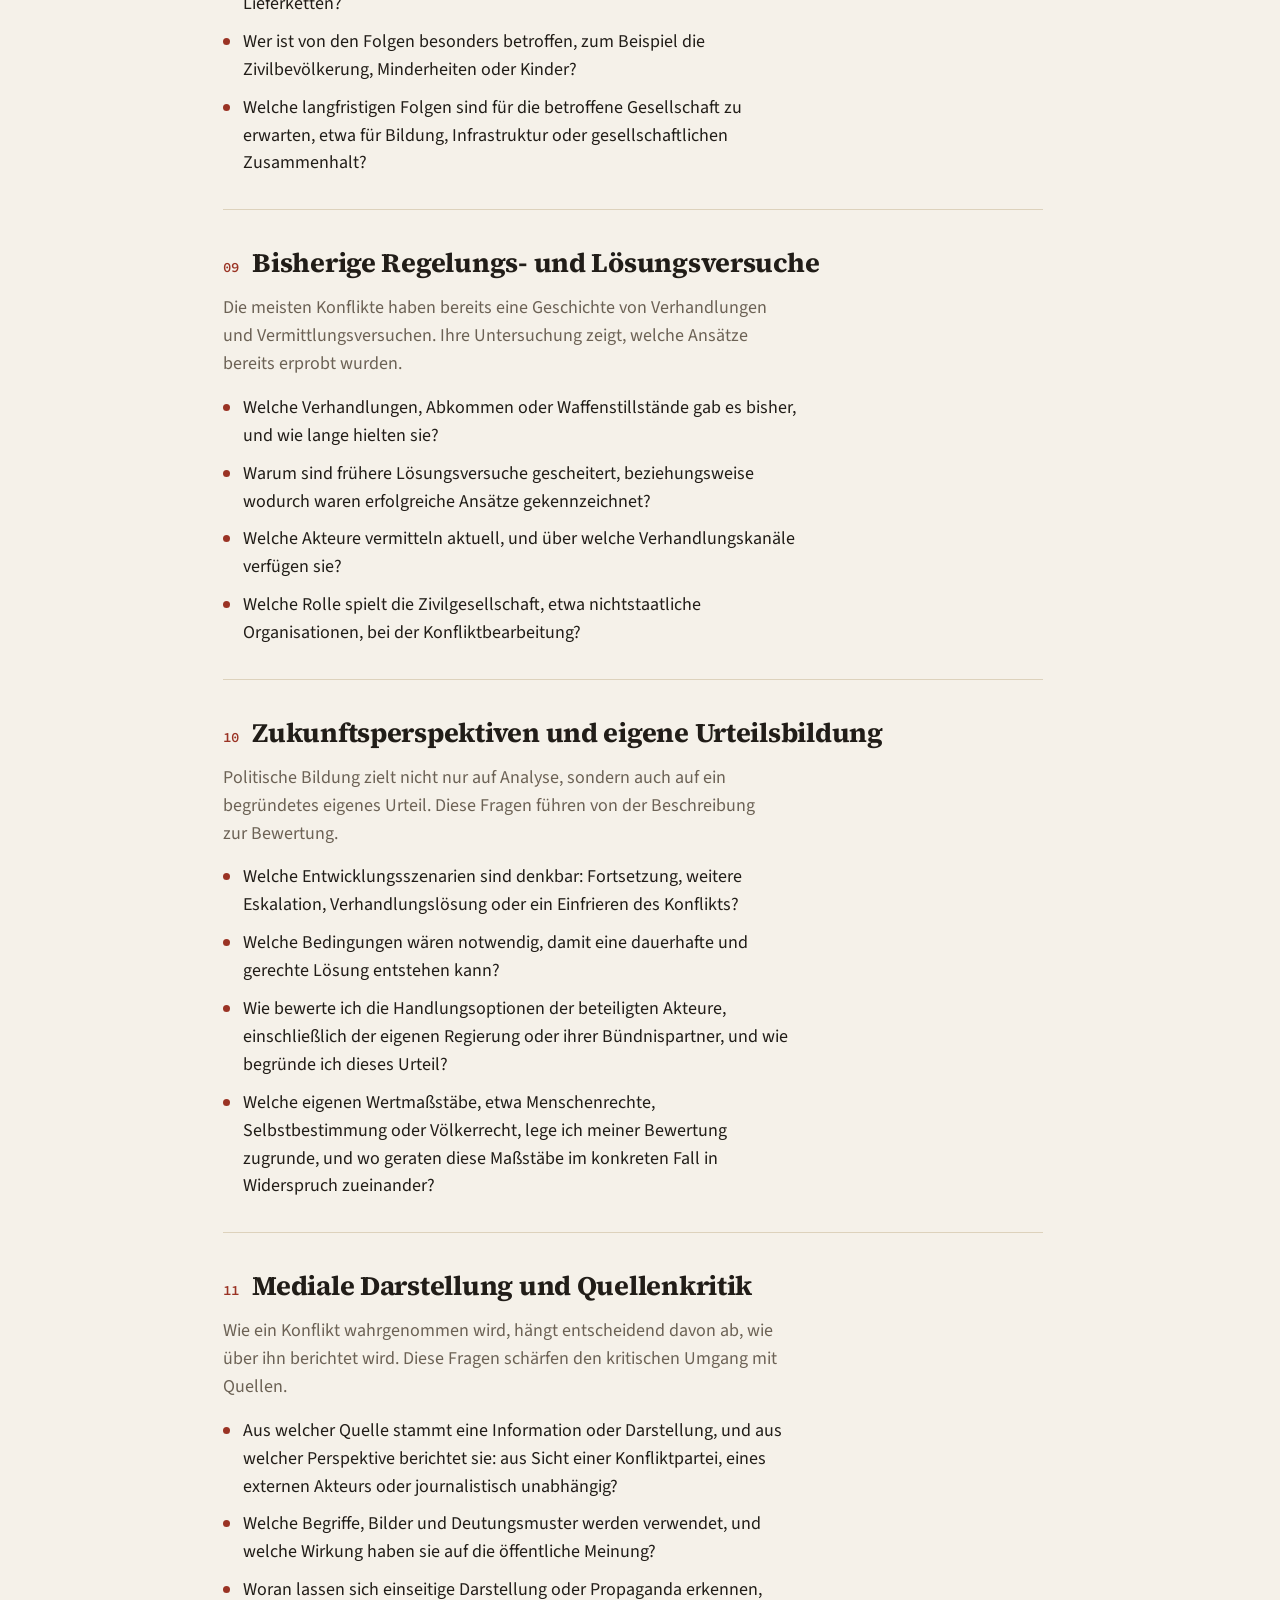
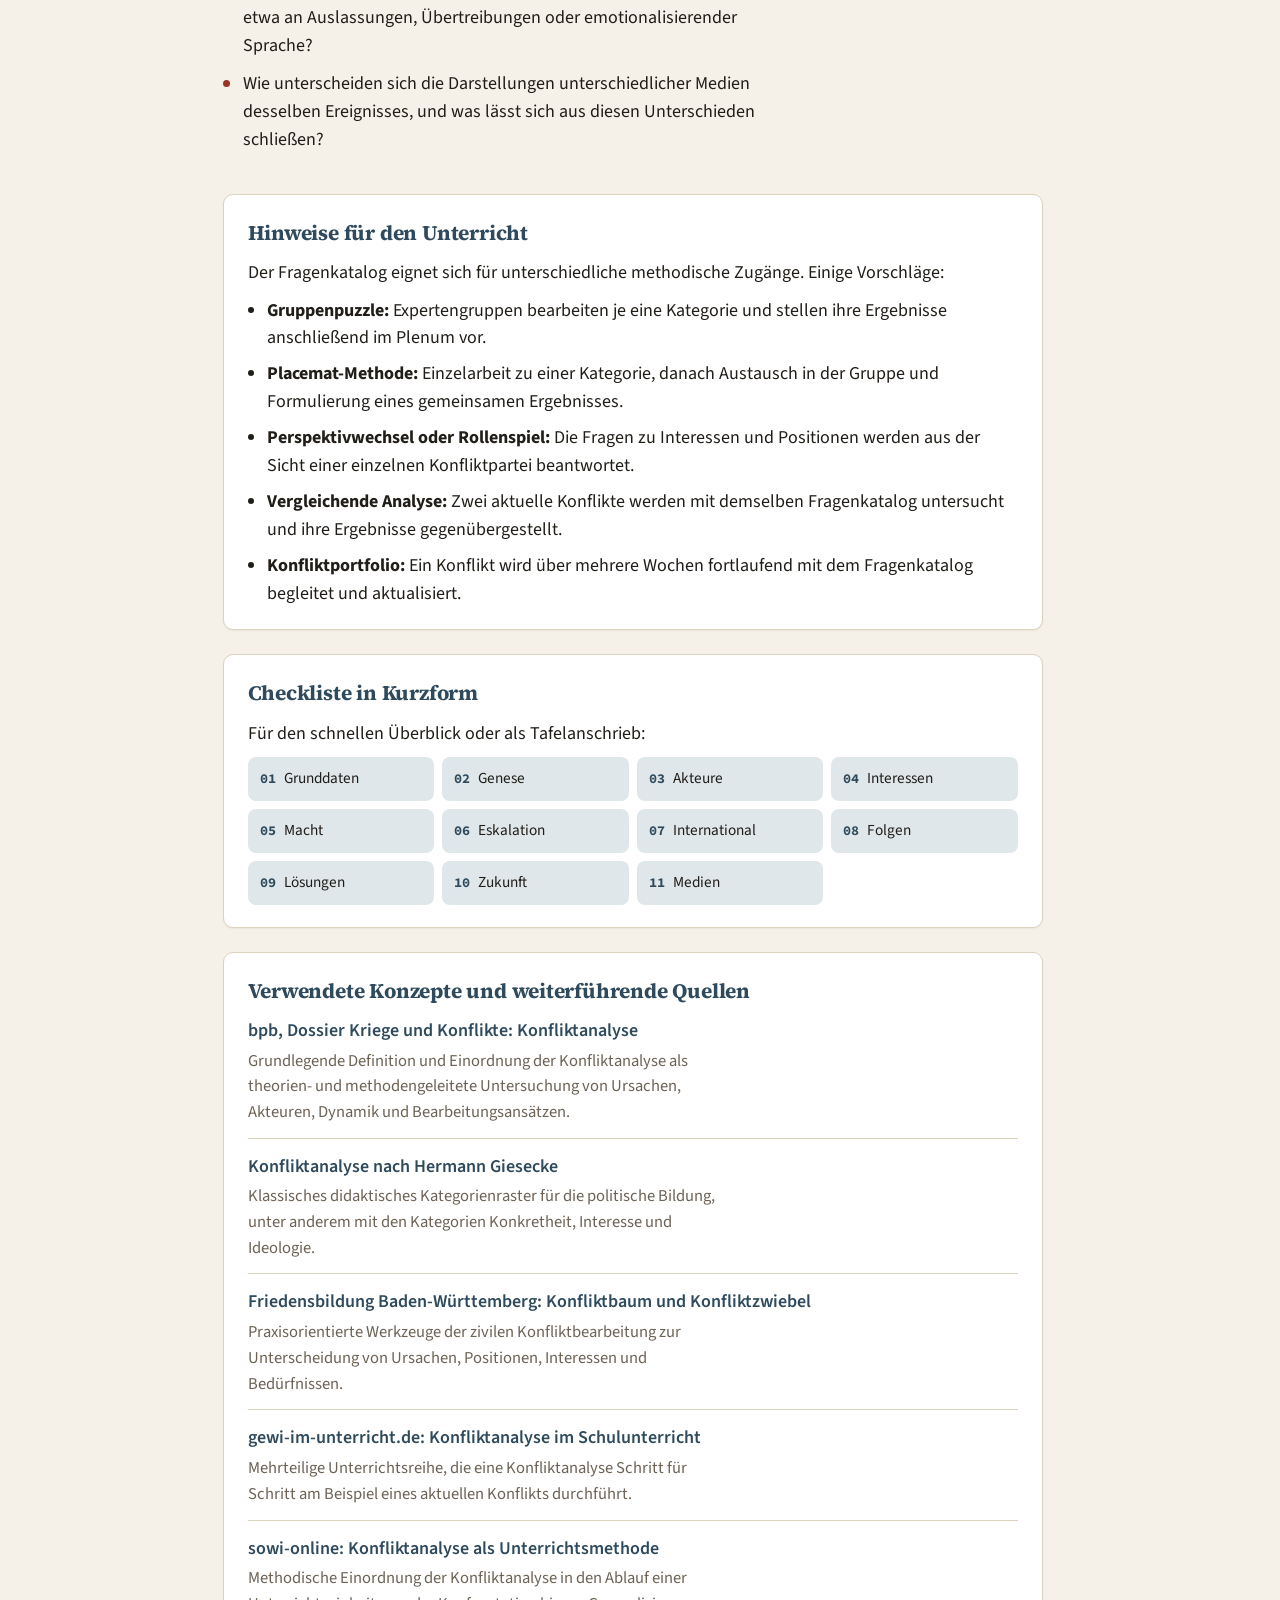
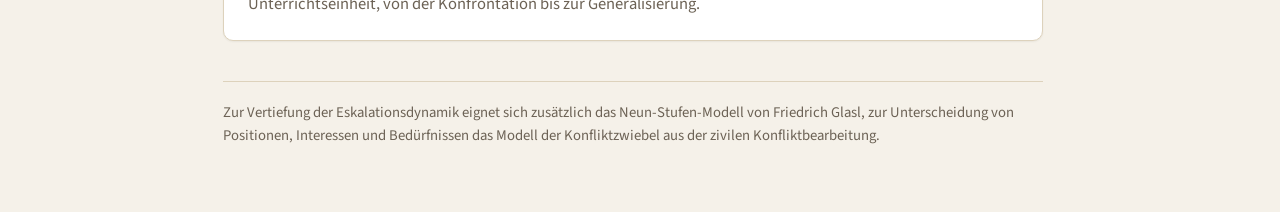
<file: q-phase/konfliktkompass.html>
<!doctype html><html><head><meta charset=utf8><meta name=viewport content="width=device-width,initial-scale=1,viewport-fit=cover"><style>:root{color-scheme:light;box-sizing:border-box;padding-top:env(safe-area-inset-top,0px);padding-bottom:env(safe-area-inset-bottom,0px)}html{scroll-padding-top:env(safe-area-inset-top,0px)}body{margin:0;padding:0;font:15px -apple-system,BlinkMacSystemFont,sans-serif;background:#faf9f5;color:#141413}img{max-width:100%}[hidden]:not([hidden=until-found i]){display:none!important}</style></head><body>
<title>Konfliktkompass</title>
<link rel="stylesheet" href="../assets/fonts/fonts.css">
<style id="typo-basis">
/* Platz für die Scrollleiste immer freihalten, damit nichts springt, wenn die Seite länger wird */
html{scrollbar-gutter:stable}
/* Einheitliche Schriften: Text Source Sans 3, Überschriften Source Serif 4, Zahlen Source Code Pro */
html{font-size:17px}
body{font-family:"Source Sans 3", system-ui, sans-serif}
h1,h2,h3{font-family:"Source Serif 4", Georgia, serif}
button,input,select,textarea{font-family:inherit}
code,kbd,samp,pre{font-family:"Source Code Pro", ui-monospace, monospace}
</style>
<style>
  :root{
    --bg:#f5f1e9;
    --surface:#ffffff;
    --surface-2:#eee6d8;
    --text:#211d18;
    --text-muted:#6c6255;
    --accent:#9a3324;
    --accent-soft:#f0ded6;
    --accent-2:#2e4a5c;
    --accent-2-soft:#dfe7ea;
    --line:#ddd2bc;
    --shadow: 0 1px 2px rgba(33,29,24,0.06);
  }
  @media (prefers-color-scheme: dark){
    :root:not([data-theme="light"]){
      --bg:#181410;
      --surface:#211c17;
      --surface-2:#2a231c;
      --text:#eee6d9;
      --text-muted:#b0a494;
      --accent:#e2896e;
      --accent-soft:#3a2820;
      --accent-2:#8fb2c4;
      --accent-2-soft:#233038;
      --line:#3a3128;
      --shadow: none;
    }
  }
  :root[data-theme="dark"]{
    --bg:#181410;
    --surface:#211c17;
    --surface-2:#2a231c;
    --text:#eee6d9;
    --text-muted:#b0a494;
    --accent:#e2896e;
    --accent-soft:#3a2820;
    --accent-2:#8fb2c4;
    --accent-2-soft:#233038;
    --line:#3a3128;
    --shadow: none;
  }

  *{box-sizing:border-box;}
  body{
    background:var(--bg);
    color:var(--text);
    font-family:"Source Sans 3", system-ui, sans-serif;
    padding-inline:20px;
    padding-block:0;
    line-height:1.55;
  }
  .wrap{
    max-width:740px;
    margin:0 auto;
    padding-block:40px 64px;
  }

  h1,h2,h3{
    font-family:"Source Serif 4", Georgia, serif;
    font-weight:700;
    letter-spacing:-0.01em;
    text-wrap:balance;
    margin:0;
  }

  header.masthead{
    display:flex;
    flex-direction:column;
    gap:14px;
    padding-bottom:28px;
    border-bottom:2px solid var(--text);
    margin-bottom:28px;
  }
  .eyebrow-top{
    font-family:"Source Code Pro", monospace;
    font-size:0.72rem;
    letter-spacing:0.12em;
    text-transform:uppercase;
    color:var(--accent);
    font-weight:600;
  }
  h1.title{
    font-size:2.6rem;
    line-height:1.02;
  }
  p.subtitle{
    font-size:1.05rem;
    color:var(--text-muted);
    max-width:56ch;
    margin:0;
  }

  nav.toc{
    display:flex;
    flex-wrap:wrap;
    gap:8px;
    margin-bottom:36px;
  }
  nav.toc a{
    font-family:"Source Code Pro", monospace;
    font-size:0.74rem;
    letter-spacing:0.02em;
    text-decoration:none;
    color:var(--text);
    background:var(--surface);
    border:1px solid var(--line);
    border-radius:999px;
    padding:6px 12px;
    white-space:nowrap;
  }
  nav.toc a:hover{
    border-color:var(--accent);
    color:var(--accent);
  }
  nav.toc a span{color:var(--text-muted);}

  section.intro{
    margin-bottom:40px;
  }
  section.intro p{
    margin:0 0 12px;
    max-width:64ch;
  }
  section.intro p:last-child{margin-bottom:0;}

  .category{
    padding-block:32px;
    border-top:1px solid var(--line);
    scroll-margin-top:16px;
  }
  .category:first-of-type{border-top:none;}

  .cat-head{
    display:flex;
    align-items:baseline;
    gap:12px;
    margin-bottom:10px;
  }
  .cat-num{
    font-family:"Source Code Pro", monospace;
    font-size:0.78rem;
    font-weight:600;
    letter-spacing:0.06em;
    color:var(--accent);
    white-space:nowrap;
  }
  .cat-head h2{
    font-size:1.5rem;
  }
  .cat-intro{
    color:var(--text-muted);
    max-width:62ch;
    margin:0 0 16px;
  }

  ul.questions{
    list-style:none;
    margin:0;
    padding:0;
    display:flex;
    flex-direction:column;
    gap:10px;
  }
  ul.questions li{
    position:relative;
    padding-left:20px;
    max-width:64ch;
  }
  ul.questions li::before{
    content:"";
    position:absolute;
    left:0;
    top:0.55em;
    width:7px;
    height:7px;
    border-radius:50%;
    background:var(--accent);
  }

  .panel{
    background:var(--surface);
    border:1px solid var(--line);
    border-radius:10px;
    padding:22px 24px;
    box-shadow:var(--shadow);
    margin-bottom:24px;
  }
  .panel h3{
    font-size:1.15rem;
    margin-bottom:10px;
    color:var(--accent-2);
  }
  .panel.methods{
    margin-top:8px;
  }
  .panel p{margin:0 0 10px;}
  .panel p:last-child{margin-bottom:0;}
  .panel ul{
    margin:0;
    padding-left:1.1em;
    display:flex;
    flex-direction:column;
    gap:8px;
  }
  .panel ul li strong{color:var(--text);}

  .checklist{
    display:grid;
    grid-template-columns:repeat(auto-fill, minmax(150px,1fr));
    gap:8px;
    margin-top:6px;
  }
  .checklist div{
    background:var(--accent-2-soft);
    border-radius:8px;
    padding:10px 12px;
    font-size:0.85rem;
    color:var(--text);
    display:flex;
    gap:8px;
    align-items:baseline;
  }
  .checklist div b{
    font-family:"Source Code Pro", monospace;
    color:var(--accent-2);
    font-size:0.75rem;
  }

  .sources{
    display:flex;
    flex-direction:column;
    gap:14px;
  }
  .sources .item{
    padding-bottom:12px;
    border-bottom:1px solid var(--line);
  }
  .sources .item:last-child{border-bottom:none;padding-bottom:0;}
  .sources .item a{
    color:var(--accent-2);
    font-weight:600;
    text-decoration:none;
  }
  .sources .item a:hover{text-decoration:underline;}
  .sources .item p{
    margin:4px 0 0;
    color:var(--text-muted);
    font-size:0.92rem;
    max-width:60ch;
  }

  footer{
    margin-top:40px;
    padding-top:20px;
    border-top:1px solid var(--line);
    color:var(--text-muted);
    font-size:0.82rem;
  }

  @media (max-width:480px){
    h1.title{font-size:2rem;}
    .wrap{padding-block:28px 48px;}
  }

  /* Schriftgröße: Grundgröße 17px, über A− und A+ einstellbar */
  html{font-size:18px;}
  body{font-size:1rem;}
  .wrap{max-width:820px;}
  .mast-top{display:flex;align-items:center;justify-content:space-between;gap:12px;flex-wrap:wrap;}
  .fontsize{display:flex;gap:6px;}
  .fontsize button{
    font-family:"Source Sans 3", system-ui, sans-serif;
    font-size:0.9rem;
    font-weight:600;
    min-width:2.6em;
    padding:4px 10px;
    border-radius:8px;
    border:1px solid var(--line);
    background:var(--surface);
    color:var(--text);
    cursor:pointer;
  }
  .fontsize button:hover{border-color:var(--text);}
  .fontsize button:disabled{opacity:.4;cursor:default;}
</style>

<div class="wrap">

  <header class="masthead">
    <div class="mast-top">
      <span class="eyebrow-top">Politikunterricht · Gymnasiale Oberstufe</span>
      <div class="fontsize" role="group" aria-label="Schriftgröße und Farbschema">
        <button type="button" id="fsm" title="Schrift kleiner" aria-label="Schrift kleiner">A−</button>
        <button type="button" id="fsp" title="Schrift größer" aria-label="Schrift größer">A+</button>
        <button type="button" id="themeBtn">Dunkel</button>
      </div>
    </div>
    <h1 class="title">Konfliktkompass</h1>
    <p class="subtitle">Ein Fragenkatalog mit elf Analysekategorien für die politikwissenschaftliche Untersuchung aktueller Kriege und Konflikte, anwendbar auf jeden Konflikt, den der Unterricht behandelt.</p>
  </header>

  <nav class="toc" aria-label="Kategorien">
    <a href="#grunddaten"><span>01</span> Grunddaten</a>
    <a href="#genese"><span>02</span> Genese</a>
    <a href="#akteure"><span>03</span> Akteure</a>
    <a href="#interessen"><span>04</span> Interessen</a>
    <a href="#macht"><span>05</span> Macht</a>
    <a href="#eskalation"><span>06</span> Eskalation</a>
    <a href="#international"><span>07</span> International</a>
    <a href="#folgen"><span>08</span> Folgen</a>
    <a href="#loesungen"><span>09</span> Lösungen</a>
    <a href="#zukunft"><span>10</span> Zukunft</a>
    <a href="#medien"><span>11</span> Medien</a>
  </nav>

  <section class="intro">
    <p>Eine politikwissenschaftliche Konfliktanalyse fragt nicht nur, was in einem Krieg oder Konflikt geschieht, sondern warum die beteiligten Parteien so handeln, welche Interessen und Machtverhältnisse dahinterstehen und welche Handlungsoptionen sich daraus ergeben. Der folgende Fragenkatalog fasst dafür etablierte Kategorien aus der Konflikt- und Friedensforschung zusammen, unter anderem das Analyseschema von Hermann Giesecke, das Eskalationsmodell von Friedrich Glasl, die sogenannte Konfliktzwiebel aus der zivilen Konfliktbearbeitung sowie Ansätze der bpb zur schulischen Konfliktanalyse.</p>
    <p>Die elf Kategorien lassen sich auf nahezu jeden aktuellen Konflikt anwenden, unabhängig davon, ob es sich um einen zwischenstaatlichen Krieg, einen Bürgerkrieg oder einen langanhaltenden politischen Konflikt handelt. Sie müssen nicht vollständig und in dieser Reihenfolge bearbeitet werden. Je nach Lerngruppe, Zeitrahmen und Unterrichtsziel kann eine Auswahl sinnvoller sein als die vollständige Bearbeitung.</p>
  </section>

  <section class="category" id="grunddaten">
    <div class="cat-head">
      <span class="cat-num">01</span>
      <h2>Grunddaten und Konfliktgegenstand</h2>
    </div>
    <p class="cat-intro">Am Anfang jeder Konfliktanalyse steht ein möglichst genauer Überblick über den Gegenstand des Konflikts. Diese Fragen liefern den sachlichen Rahmen, auf dem alle weiteren Kategorien aufbauen.</p>
    <ul class="questions">
      <li>Um welchen Konflikt handelt es sich, und wie wird er in der öffentlichen Debatte meist bezeichnet?</li>
      <li>Seit wann besteht der Konflikt in seiner aktuellen Form, und wo findet er räumlich statt?</li>
      <li>Handelt es sich um einen zwischenstaatlichen, einen innerstaatlichen oder einen transnationalen Konflikt?</li>
      <li>Worum wird konkret gestritten: Territorium, Ressourcen, politische Macht, Ideologie, Religion oder kollektive Identität?</li>
      <li>Überlagern sich mehrere dieser Streitgegenstände, oder lässt sich der Konflikt eindeutig einem zuordnen?</li>
    </ul>
  </section>

  <section class="category" id="genese">
    <div class="cat-head">
      <span class="cat-num">02</span>
      <h2>Genese und historische Entwicklung</h2>
    </div>
    <p class="cat-intro">Kein aktueller Konflikt lässt sich verstehen, ohne seine Vorgeschichte zu kennen. Diese Fragen ordnen den Konflikt in seine zeitliche Entwicklung ein.</p>
    <ul class="questions">
      <li>Wie und wann ist der Konflikt historisch entstanden, und welche Ereignisse markieren wichtige Wendepunkte?</li>
      <li>Welche früheren Phasen der Eskalation oder Deeskalation lassen sich unterscheiden?</li>
      <li>Welche Erzählung über die Entstehung des Konflikts vertritt jede der Konfliktparteien, und worin unterscheiden sich diese Geschichtsbilder?</li>
      <li>Welche Rolle spielen historische Verträge, Grenzziehungen oder frühere Kriege für die heutige Lage?</li>
    </ul>
  </section>

  <section class="category" id="akteure">
    <div class="cat-head">
      <span class="cat-num">03</span>
      <h2>Konfliktparteien und weitere Akteure</h2>
    </div>
    <p class="cat-intro">Konflikte werden von Menschen und Institutionen getragen. Eine sorgfältige Analyse unterscheidet zwischen den unmittelbar beteiligten Parteien und dem weiteren Kreis von Akteuren, die den Konflikt beeinflussen.</p>
    <ul class="questions">
      <li>Wer sind die primären Konfliktparteien, und wie sind sie organisiert, etwa als Staat, Regierung, Militär, bewaffnete Gruppe oder Bevölkerungsgruppe?</li>
      <li>Welche sekundären Akteure sind beteiligt, etwa Nachbarstaaten, Bündnispartner, internationale Organisationen oder wirtschaftliche Akteure?</li>
      <li>Sind die Konfliktparteien selbst intern einheitlich, oder bestehen innerhalb einer Partei eigene Machtkämpfe und unterschiedliche Positionen?</li>
      <li>Welche einzelnen Personen, Institutionen oder Führungsfiguren treffen die entscheidenden Entscheidungen?</li>
    </ul>
  </section>

  <section class="category" id="interessen">
    <div class="cat-head">
      <span class="cat-num">04</span>
      <h2>Positionen, Interessen und Bedürfnisse</h2>
    </div>
    <p class="cat-intro">Was eine Konfliktpartei öffentlich fordert, ihre Position, ist selten identisch mit dem, was sie eigentlich erreichen will. Das Modell der Konfliktzwiebel unterscheidet drei Ebenen und hilft, hinter die offiziellen Forderungen zu blicken.</p>
    <ul class="questions">
      <li>Welche Positionen vertreten die Konfliktparteien öffentlich, und welche konkreten Forderungen leiten sie daraus ab?</li>
      <li>Welche dahinterliegenden Interessen, etwa wirtschaftliche, sicherheitspolitische oder machtpolitische Ziele, lassen sich erkennen?</li>
      <li>Welche grundlegenden Bedürfnisse, etwa Sicherheit, Anerkennung, Identität oder wirtschaftliches Überleben, stehen hinter diesen Interessen?</li>
      <li>An welchen Punkten schließen sich die Interessen der Parteien gegenseitig aus, und wo gäbe es möglicherweise Übereinstimmungen?</li>
    </ul>
  </section>

  <section class="category" id="macht">
    <div class="cat-head">
      <span class="cat-num">05</span>
      <h2>Machtverhältnisse und Ressourcen</h2>
    </div>
    <p class="cat-intro">Die Chancen, eigene Interessen durchzusetzen, hängen von den verfügbaren Machtmitteln ab. Diese Fragen untersuchen, wie ausgeglichen oder ungleich das Kräfteverhältnis zwischen den Parteien ist.</p>
    <ul class="questions">
      <li>Über welche militärischen, wirtschaftlichen, politischen und medialen Machtmittel verfügt jede Konfliktpartei?</li>
      <li>Ist das Kräfteverhältnis zwischen den Parteien eher symmetrisch oder deutlich asymmetrisch?</li>
      <li>Von welchen äußeren Faktoren, etwa Rohstoffvorkommen, Waffenlieferungen, Handelsbeziehungen oder Energieabhängigkeiten, hängt die Machtposition der Parteien ab?</li>
      <li>Wie verändert sich das Kräfteverhältnis im Zeitverlauf, und wer profitiert von dieser Entwicklung?</li>
    </ul>
  </section>

  <section class="category" id="eskalation">
    <div class="cat-head">
      <span class="cat-num">06</span>
      <h2>Mittel der Konfliktführung und Eskalationsdynamik</h2>
    </div>
    <p class="cat-intro">Konflikte werden mit unterschiedlichen Mitteln geführt, von diplomatischen Gesprächen bis zu offener Gewalt. Eskalationsmodelle wie das neun Stufen umfassende Modell von Friedrich Glasl helfen, den aktuellen Grad der Zuspitzung einzuordnen.</p>
    <ul class="questions">
      <li>Mit welchen Mitteln wird der Konflikt derzeit geführt: diplomatisch, wirtschaftlich, propagandistisch oder militärisch?</li>
      <li>Auf welcher Eskalationsstufe befindet sich der Konflikt aktuell, wenn man ihn zum Beispiel entlang des Eskalationsmodells von Glasl einordnet?</li>
      <li>Richten sich Gewalthandlungen gezielt gegen die Zivilbevölkerung, und wenn ja, in welcher Form?</li>
      <li>Gibt es aktuell Anzeichen für eine weitere Eskalation oder für erste Schritte der Deeskalation?</li>
    </ul>
  </section>

  <section class="category" id="international">
    <div class="cat-head">
      <span class="cat-num">07</span>
      <h2>Internationale und regionale Einbettung</h2>
    </div>
    <p class="cat-intro">Kaum ein heutiger Konflikt bleibt ohne äußere Beteiligung. Diese Fragen richten den Blick auf die internationale Dimension.</p>
    <ul class="questions">
      <li>Welche externen Staaten, Bündnisse oder internationalen Organisationen sind auf welche Weise involviert?</li>
      <li>Welche Interessen verfolgen diese externen Akteure mit ihrem Engagement?</li>
      <li>Werden Sanktionen, Waffenlieferungen, humanitäre Hilfe oder diplomatische Vermittlung eingesetzt, und mit welcher Wirkung?</li>
      <li>Wie positionieren sich die großen internationalen Mächte, und welche Rolle spielen die Vereinten Nationen oder regionale Organisationen?</li>
    </ul>
  </section>

  <section class="category" id="folgen">
    <div class="cat-head">
      <span class="cat-num">08</span>
      <h2>Folgen des Konflikts und Betroffene</h2>
    </div>
    <p class="cat-intro">Konflikte wirken sich auf Menschen und Gesellschaften aus, oft weit über das unmittelbare Konfliktgebiet hinaus. Diese Fragen erfassen das Ausmaß und die Verteilung dieser Folgen.</p>
    <ul class="questions">
      <li>Welche humanitären Folgen hat der Konflikt, etwa Todesopfer, Verletzte, Vertreibung oder Flucht?</li>
      <li>Welche wirtschaftlichen und gesellschaftlichen Folgen entstehen in der Konfliktregion selbst und international, etwa bei Energiepreisen oder Lieferketten?</li>
      <li>Wer ist von den Folgen besonders betroffen, zum Beispiel die Zivilbevölkerung, Minderheiten oder Kinder?</li>
      <li>Welche langfristigen Folgen sind für die betroffene Gesellschaft zu erwarten, etwa für Bildung, Infrastruktur oder gesellschaftlichen Zusammenhalt?</li>
    </ul>
  </section>

  <section class="category" id="loesungen">
    <div class="cat-head">
      <span class="cat-num">09</span>
      <h2>Bisherige Regelungs- und Lösungsversuche</h2>
    </div>
    <p class="cat-intro">Die meisten Konflikte haben bereits eine Geschichte von Verhandlungen und Vermittlungsversuchen. Ihre Untersuchung zeigt, welche Ansätze bereits erprobt wurden.</p>
    <ul class="questions">
      <li>Welche Verhandlungen, Abkommen oder Waffenstillstände gab es bisher, und wie lange hielten sie?</li>
      <li>Warum sind frühere Lösungsversuche gescheitert, beziehungsweise wodurch waren erfolgreiche Ansätze gekennzeichnet?</li>
      <li>Welche Akteure vermitteln aktuell, und über welche Verhandlungskanäle verfügen sie?</li>
      <li>Welche Rolle spielt die Zivilgesellschaft, etwa nichtstaatliche Organisationen, bei der Konfliktbearbeitung?</li>
    </ul>
  </section>

  <section class="category" id="zukunft">
    <div class="cat-head">
      <span class="cat-num">10</span>
      <h2>Zukunftsperspektiven und eigene Urteilsbildung</h2>
    </div>
    <p class="cat-intro">Politische Bildung zielt nicht nur auf Analyse, sondern auch auf ein begründetes eigenes Urteil. Diese Fragen führen von der Beschreibung zur Bewertung.</p>
    <ul class="questions">
      <li>Welche Entwicklungsszenarien sind denkbar: Fortsetzung, weitere Eskalation, Verhandlungslösung oder ein Einfrieren des Konflikts?</li>
      <li>Welche Bedingungen wären notwendig, damit eine dauerhafte und gerechte Lösung entstehen kann?</li>
      <li>Wie bewerte ich die Handlungsoptionen der beteiligten Akteure, einschließlich der eigenen Regierung oder ihrer Bündnispartner, und wie begründe ich dieses Urteil?</li>
      <li>Welche eigenen Wertmaßstäbe, etwa Menschenrechte, Selbstbestimmung oder Völkerrecht, lege ich meiner Bewertung zugrunde, und wo geraten diese Maßstäbe im konkreten Fall in Widerspruch zueinander?</li>
    </ul>
  </section>

  <section class="category" id="medien">
    <div class="cat-head">
      <span class="cat-num">11</span>
      <h2>Mediale Darstellung und Quellenkritik</h2>
    </div>
    <p class="cat-intro">Wie ein Konflikt wahrgenommen wird, hängt entscheidend davon ab, wie über ihn berichtet wird. Diese Fragen schärfen den kritischen Umgang mit Quellen.</p>
    <ul class="questions">
      <li>Aus welcher Quelle stammt eine Information oder Darstellung, und aus welcher Perspektive berichtet sie: aus Sicht einer Konfliktpartei, eines externen Akteurs oder journalistisch unabhängig?</li>
      <li>Welche Begriffe, Bilder und Deutungsmuster werden verwendet, und welche Wirkung haben sie auf die öffentliche Meinung?</li>
      <li>Woran lassen sich einseitige Darstellung oder Propaganda erkennen, etwa an Auslassungen, Übertreibungen oder emotionalisierender Sprache?</li>
      <li>Wie unterscheiden sich die Darstellungen unterschiedlicher Medien desselben Ereignisses, und was lässt sich aus diesen Unterschieden schließen?</li>
    </ul>
  </section>

  <div class="panel methods">
    <h3>Hinweise für den Unterricht</h3>
    <p>Der Fragenkatalog eignet sich für unterschiedliche methodische Zugänge. Einige Vorschläge:</p>
    <ul>
      <li><strong>Gruppenpuzzle:</strong> Expertengruppen bearbeiten je eine Kategorie und stellen ihre Ergebnisse anschließend im Plenum vor.</li>
      <li><strong>Placemat-Methode:</strong> Einzelarbeit zu einer Kategorie, danach Austausch in der Gruppe und Formulierung eines gemeinsamen Ergebnisses.</li>
      <li><strong>Perspektivwechsel oder Rollenspiel:</strong> Die Fragen zu Interessen und Positionen werden aus der Sicht einer einzelnen Konfliktpartei beantwortet.</li>
      <li><strong>Vergleichende Analyse:</strong> Zwei aktuelle Konflikte werden mit demselben Fragenkatalog untersucht und ihre Ergebnisse gegenübergestellt.</li>
      <li><strong>Konfliktportfolio:</strong> Ein Konflikt wird über mehrere Wochen fortlaufend mit dem Fragenkatalog begleitet und aktualisiert.</li>
    </ul>
  </div>

  <div class="panel">
    <h3>Checkliste in Kurzform</h3>
    <p>Für den schnellen Überblick oder als Tafelanschrieb:</p>
    <div class="checklist">
      <div><b>01</b> Grunddaten</div>
      <div><b>02</b> Genese</div>
      <div><b>03</b> Akteure</div>
      <div><b>04</b> Interessen</div>
      <div><b>05</b> Macht</div>
      <div><b>06</b> Eskalation</div>
      <div><b>07</b> International</div>
      <div><b>08</b> Folgen</div>
      <div><b>09</b> Lösungen</div>
      <div><b>10</b> Zukunft</div>
      <div><b>11</b> Medien</div>
    </div>
  </div>

  <div class="panel">
    <h3>Verwendete Konzepte und weiterführende Quellen</h3>
    <div class="sources">
      <div class="item">
        <a href="https://www.bpb.de/themen/kriege-konflikte/dossier-kriege-konflikte/504289/konfliktanalyse/" target="_blank" rel="noopener">bpb, Dossier Kriege und Konflikte: Konfliktanalyse</a>
        <p>Grundlegende Definition und Einordnung der Konfliktanalyse als theorien- und methodengeleitete Untersuchung von Ursachen, Akteuren, Dynamik und Bearbeitungsansätzen.</p>
      </div>
      <div class="item">
        <a href="https://www.grin.com/document/32212" target="_blank" rel="noopener">Konfliktanalyse nach Hermann Giesecke</a>
        <p>Klassisches didaktisches Kategorienraster für die politische Bildung, unter anderem mit den Kategorien Konkretheit, Interesse und Ideologie.</p>
      </div>
      <div class="item">
        <a href="https://www.friedensbildung-bw.de/konfliktanalysen-arbeitsanregungen" target="_blank" rel="noopener">Friedensbildung Baden-Württemberg: Konfliktbaum und Konfliktzwiebel</a>
        <p>Praxisorientierte Werkzeuge der zivilen Konfliktbearbeitung zur Unterscheidung von Ursachen, Positionen, Interessen und Bedürfnissen.</p>
      </div>
      <div class="item">
        <a href="https://gewi-im-unterricht.de/konfliktanalyse-teil-1-6-die-genese-des-israel-palaestina-konflikts/" target="_blank" rel="noopener">gewi-im-unterricht.de: Konfliktanalyse im Schulunterricht</a>
        <p>Mehrteilige Unterrichtsreihe, die eine Konfliktanalyse Schritt für Schritt am Beispiel eines aktuellen Konflikts durchführt.</p>
      </div>
      <div class="item">
        <a href="https://www.sowi-online.de/praxis/methode/konfliktanalyse.html" target="_blank" rel="noopener">sowi-online: Konfliktanalyse als Unterrichtsmethode</a>
        <p>Methodische Einordnung der Konfliktanalyse in den Ablauf einer Unterrichtseinheit, von der Konfrontation bis zur Generalisierung.</p>
      </div>
    </div>
  </div>

  <footer>
    Zur Vertiefung der Eskalationsdynamik eignet sich zusätzlich das Neun-Stufen-Modell von Friedrich Glasl, zur Unterscheidung von Positionen, Interessen und Bedürfnissen das Modell der Konfliktzwiebel aus der zivilen Konfliktbearbeitung.
  </footer>

</div>

<script>
(function(){
  var scales=[0.82,0.9,1,1.12,1.25,1.4,1.6], si=2, base=18;
  var minus=document.getElementById('fsm'), plus=document.getElementById('fsp');
  try{var v=parseInt(localStorage.getItem('kk-scale'),10); if(v>=0&&v<scales.length) si=v;}catch(e){}
  function apply(){
    document.documentElement.style.fontSize=(base*scales[si])+'px';
    minus.disabled=si===0; plus.disabled=si===scales.length-1;
    try{localStorage.setItem('kk-scale',si);}catch(e){}
  }
  minus.onclick=function(){if(si>0){si--;apply();}};
  plus.onclick=function(){if(si<scales.length-1){si++;apply();}};
  apply();
})();
</script>

<script>/* Farbschema: folgt der Systemeinstellung, eine Umschaltung wird gemerkt */
(function(){var root=document.documentElement,KEY='kk-theme',mq=window.matchMedia?matchMedia('(prefers-color-scheme: dark)'):null,btn=document.getElementById('themeBtn');
function isDark(){var t=root.getAttribute('data-theme');return t?t==='dark':!!(mq&&mq.matches);}
function label(){if(!btn)return;var d=isDark();btn.textContent=d?'Hell':'Dunkel';btn.setAttribute('aria-pressed',String(d));btn.title=d?'Zum hellen Design wechseln':'Zum dunklen Design wechseln';}
function changed(){label();try{document.dispatchEvent(new Event('themechange'));}catch(e){}}
try{var s=localStorage.getItem(KEY);if(s==='light'||s==='dark')root.setAttribute('data-theme',s);}catch(e){}
if(btn)btn.addEventListener('click',function(){var n=isDark()?'light':'dark';root.setAttribute('data-theme',n);try{localStorage.setItem(KEY,n);}catch(e){}changed();});
if(mq&&mq.addEventListener)mq.addEventListener('change',changed);label();})();
</script>
<script src="../assets/zur-uebersicht.js" defer></script>
</body></html>
</file>
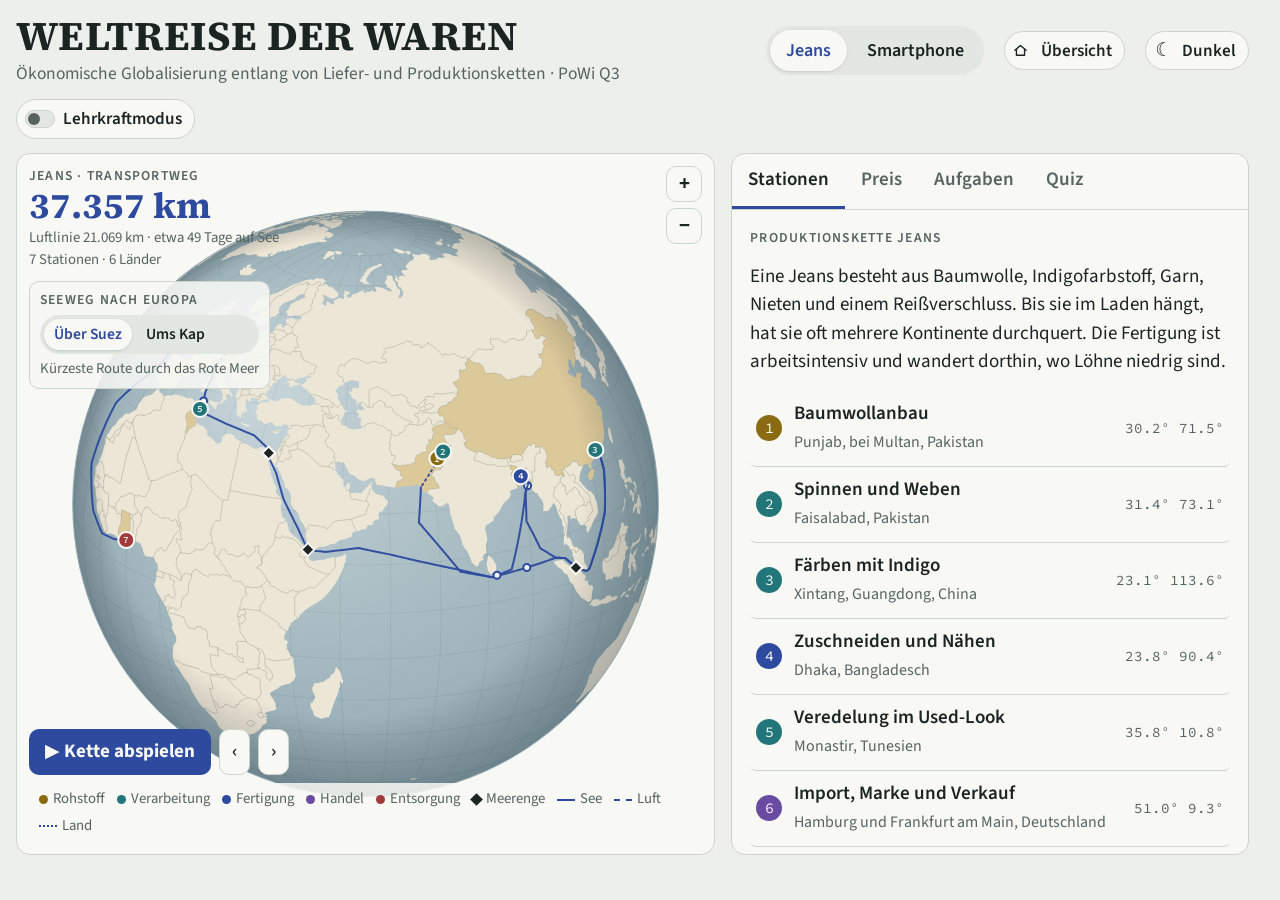
<file: q-phase/weltreise-der-waren.html>
<!doctype html><html><head><meta charset=utf8><meta name=viewport content="width=device-width,initial-scale=1,viewport-fit=cover"><style>:root{color-scheme:light;box-sizing:border-box;padding-top:env(safe-area-inset-top,0px);padding-bottom:env(safe-area-inset-bottom,0px)}html{scroll-padding-top:env(safe-area-inset-top,0px)}body{margin:0;padding:0;font:17px -apple-system,BlinkMacSystemFont,sans-serif;background:#fff;color:#000}img{max-width:100%}[hidden]:not([hidden=until-found i]){display:none!important}</style></head><body>
<title>Weltreise der Waren</title>
<link rel="stylesheet" href="../assets/fonts/fonts.css">
<style id="typo-basis">
/* Platz für die Scrollleiste immer freihalten, damit nichts springt, wenn die Seite länger wird */
html{scrollbar-gutter:stable}
/* Einheitliche Schriften: Text Source Sans 3, Überschriften Source Serif 4, Zahlen Source Code Pro */
html{font-size:19px}
body{font-family:"Source Sans 3", system-ui, sans-serif}
h1,h2,h3{font-family:"Source Serif 4", Georgia, serif}
button,input,select,textarea{font-family:inherit}
code,kbd,samp,pre{font-family:"Source Code Pro", ui-monospace, monospace}
</style>
<meta name="claude:viewport-fit-sides" content="cover">
<style>
/* Layout: Globus als Arbeitsfläche links, Frachtpapier-Panel rechts; auf dem Handy untereinander */
:root{
  --bg:#ECEFEA; --surface:#F8F9F5; --surface-2:#E2E7E1; --ink:#1B2420; --muted:#56635E; --line:#CDD4CC;
  --ocean:#C4D3D8; --ocean-edge:#93AAB2; --land:#ECE6D6; --land-hi:#DCC99A; --border-c:#B3AC98; --grat:rgba(40,70,80,.12);
  --jeans:#2D4A9F; --copper:#A4561B; --acc:var(--jeans);
  --t-roh:#8A6A12; --t-ver:#22767A; --t-mon:#2D4A9F; --t-han:#6A4BA2; --t-ent:#A13A3A;
  --ok:#25744A; --bad:#B3261E; --shade:rgba(10,30,40,.28);
  --f-display:"Source Serif 4","Arial Narrow",system-ui,sans-serif;
  --f-body:"Source Sans 3","Segoe UI",system-ui,sans-serif;
  --f-mono:"Source Code Pro","Source Code Pro", ui-monospace, monospace;
}
@media (prefers-color-scheme: dark){:root:not([data-theme="light"]){
  --bg:#0F1519; --surface:#162027; --surface-2:#1D2930; --ink:#E5EBE7; --muted:#97A49F; --line:#2B3940;
  --ocean:#0E2733; --ocean-edge:#05131A; --land:#38433E; --land-hi:#6B6341; --border-c:#56625C; --grat:rgba(170,210,220,.08);
  --jeans:#93A9F2; --copper:#E39B5E;
  --t-roh:#D9B85C; --t-ver:#63C6C6; --t-mon:#93A9F2; --t-han:#B79DEB; --t-ent:#EA8E86;
  --ok:#6FD39C; --bad:#F28B82; --shade:rgba(0,0,0,.5); color-scheme:dark }}
:root[data-theme="dark"]{
  --bg:#0F1519; --surface:#162027; --surface-2:#1D2930; --ink:#E5EBE7; --muted:#97A49F; --line:#2B3940;
  --ocean:#0E2733; --ocean-edge:#05131A; --land:#38433E; --land-hi:#6B6341; --border-c:#56625C; --grat:rgba(170,210,220,.08);
  --jeans:#93A9F2; --copper:#E39B5E;
  --t-roh:#D9B85C; --t-ver:#63C6C6; --t-mon:#93A9F2; --t-han:#B79DEB; --t-ent:#EA8E86;
  --ok:#6FD39C; --bad:#F28B82; --shade:rgba(0,0,0,.5); color-scheme:dark }
:root.p-phone{ --acc:var(--copper); --t-mon:var(--copper) }

*{box-sizing:border-box}
html,body{height:100%}
body{background:var(--bg);color:var(--ink);font:19px/1.5 var(--f-body);
  padding-left:max(16px,env(safe-area-inset-left,0px));padding-right:max(16px,env(safe-area-inset-right,0px));padding-block:14px 24px}
button{font:inherit;color:inherit;cursor:pointer}
button:focus-visible,[tabindex]:focus-visible{outline:2px solid var(--acc);outline-offset:2px}
h1,h2,h3{font-family:var(--f-display);font-weight:700;letter-spacing:.01em;text-wrap:balance;margin:0;line-height:1.1}
.mono{font-family:var(--f-mono);font-variant-numeric:tabular-nums}
.label{font-size:.72rem;letter-spacing:.09em;text-transform:uppercase;color:var(--muted);font-weight:600}

.top{display:flex;flex-wrap:wrap;align-items:center;gap:12px 20px;max-width:1400px;margin:0 auto 14px}
.brand{display:flex;flex-direction:column;gap:2px;margin-right:auto;min-width:0}
.brand h1{font-size:clamp(1.7rem,3.2vw,2.4rem);text-transform:uppercase}
.brand p{margin:0;color:var(--muted);font-size:.92rem}
.seg{display:inline-flex;background:var(--surface-2);border-radius:999px;padding:4px;gap:4px}
.seg button{border:0;background:transparent;padding:7px 16px;border-radius:999px;font-weight:600;font-size:.95rem}
.seg button[aria-pressed="true"]{background:var(--surface);color:var(--acc);box-shadow:0 1px 3px rgba(0,0,0,.12)}
.switch{display:inline-flex;align-items:center;gap:8px;font-size:.9rem;font-weight:600;border:1px solid var(--line);background:var(--surface);border-radius:999px;padding:6px 12px 6px 8px}
.switch .knob{width:30px;height:18px;border-radius:9px;background:var(--surface-2);position:relative;border:1px solid var(--line);transition:background .2s}
.switch .knob::after{content:"";position:absolute;top:2px;left:2px;width:12px;height:12px;border-radius:50%;background:var(--muted);transition:transform .2s}
.switch .sym{width:20px;text-align:center;font-size:1rem;line-height:1}
.switch[aria-pressed="true"] .knob{background:var(--acc);border-color:var(--acc)}
.switch[aria-pressed="true"] .knob::after{transform:translateX(12px);background:var(--surface)}

.main{display:grid;grid-template-columns:minmax(0,1.35fr) minmax(0,1fr);gap:16px;max-width:1400px;margin:0 auto;align-items:start}
@media (max-width:900px){.main{grid-template-columns:minmax(0,1fr)}}

.stage{position:relative;background:var(--surface);border:1px solid var(--line);border-radius:14px;overflow:hidden;height:min(78vh,760px);min-height:380px}
@media (max-width:900px){.stage{height:auto;aspect-ratio:1/1;max-width:100%;min-height:0}}
#globe{position:absolute;inset:0;width:100%;height:100%;touch-action:none;cursor:grab}
#globe.drag{cursor:grabbing}
.hud{position:absolute;left:12px;top:12px;display:flex;flex-direction:column;gap:2px;pointer-events:none;align-items:flex-start;max-width:calc(100% - 70px)}
.hud .big{font-family:var(--f-display);font-size:1.9rem;font-weight:700;color:var(--acc);line-height:1}
.hud .small{font-size:.78rem;color:var(--muted)}
.zoom{position:absolute;right:12px;top:12px;display:flex;flex-direction:column;gap:6px}
.icon-btn{width:36px;height:36px;border-radius:10px;border:1px solid var(--line);background:var(--surface);font-weight:700;font-size:1.1rem;display:grid;place-items:center}
.player{position:absolute;left:12px;right:12px;bottom:12px;display:flex;flex-wrap:wrap;align-items:center;gap:8px}
.play{border:0;background:var(--acc);color:var(--surface);font-weight:700;padding:9px 16px;border-radius:10px;display:inline-flex;align-items:center;gap:8px}
.ghost{border:1px solid var(--line);background:var(--surface);padding:8px 12px;border-radius:10px;font-weight:600}
.legend{margin-left:auto;display:flex;flex-wrap:wrap;gap:4px 12px;font-size:.78rem;color:var(--muted);background:color-mix(in srgb,var(--surface) 85%,transparent);padding:5px 10px;border-radius:8px}
.legend span{display:inline-flex;align-items:center;gap:5px}
.dot{width:9px;height:9px;border-radius:50%;display:inline-block;flex:none}
.ln{width:18px;height:0;border-top:2px solid var(--acc);display:inline-block}
.ln.air{border-top-style:dashed}
.ln.land{border-top-style:dotted}
.dia{width:9px;height:9px;background:var(--ink);transform:rotate(45deg);display:inline-block;flex:none}
.alt{pointer-events:auto;display:flex;flex-direction:column;gap:4px;margin-top:8px;background:color-mix(in srgb,var(--surface) 88%,transparent);padding:8px 10px;border-radius:10px;border:1px solid var(--line)}
.seg.sm button{padding:4px 10px;font-size:.82rem}
.task-banner{position:absolute;left:50%;top:12px;transform:translateX(-50%);max-width:calc(100% - 120px);background:var(--ink);color:var(--bg);padding:8px 14px;border-radius:10px;font-weight:600;font-size:.92rem;display:flex;gap:10px;align-items:center}
.task-banner button{border:0;background:transparent;color:inherit;text-decoration:underline;font-size:.85rem}
.toast{position:absolute;left:50%;top:64px;transform:translateX(-50%);max-width:calc(100% - 40px);padding:8px 14px;border-radius:10px;font-weight:600;font-size:.9rem;color:var(--surface)}
.toast.ok{background:var(--ok)} .toast.bad{background:var(--bad)}

.panel{background:var(--surface);border:1px solid var(--line);border-radius:14px;display:flex;flex-direction:column;min-width:0;height:min(78vh,760px);min-height:380px}
@media (max-width:900px){.panel{height:auto;min-height:0}}
.tabs{display:flex;border-bottom:1px solid var(--line);overflow-x:auto}
.tabs button{border:0;background:transparent;padding:12px 16px;font-weight:600;color:var(--muted);border-bottom:3px solid transparent;white-space:nowrap}
.tabs button[aria-selected="true"]{color:var(--ink);border-bottom-color:var(--acc)}
.tabpane{padding:18px;overflow-y:auto;flex:1;min-width:0;min-height:0;display:flex;flex-direction:column;gap:14px;overscroll-behavior:contain}
.tabpane>*{flex-shrink:0}
.tabpane p{margin:0;max-width:65ch}

.chain{list-style:none;margin:0;padding:0;display:flex;flex-direction:column}
.chain li button{width:100%;text-align:left;border:0;background:transparent;display:grid;grid-template-columns:28px minmax(0,1fr) auto;gap:10px;align-items:center;padding:9px 6px;border-bottom:1px solid var(--line);border-radius:6px}
.chain li button:hover{background:var(--surface-2)}
.chain .n{width:26px;height:26px;border-radius:50%;display:grid;place-items:center;font-family:var(--f-mono);font-size:.78rem;color:var(--surface)}
.chain .t{font-weight:600;line-height:1.25}
.chain .c{font-size:.84rem;color:var(--muted)}
.chain .k{font-size:.75rem;color:var(--muted)}

.waybill{border:1px solid var(--line);border-radius:10px;overflow:hidden}
.waybill header{padding:12px 14px;display:flex;flex-direction:column;gap:4px;border-bottom:1px dashed var(--line);background:var(--surface-2)}
.waybill header h2{font-size:1.65rem}
.waybill .meta{display:flex;flex-wrap:wrap;gap:4px 14px;font-size:.8rem;color:var(--muted)}
.chip{display:inline-flex;align-items:center;gap:6px;font-size:.72rem;font-weight:700;letter-spacing:.07em;text-transform:uppercase;padding:3px 8px;border-radius:999px;color:var(--surface);align-self:flex-start}
.rows{display:flex;flex-direction:column}
.row{display:grid;grid-template-columns:120px minmax(0,1fr);gap:12px;padding:11px 14px;border-bottom:1px solid var(--line)}
.row:last-child{border-bottom:0}
.row .label{padding-top:2px}
@media (max-width:480px){.row{grid-template-columns:minmax(0,1fr);gap:2px}}
.navrow{display:flex;gap:8px;flex-wrap:wrap}
.navrow .push{margin-left:auto}
.stepnav{display:flex;gap:8px;flex-wrap:wrap;margin-top:14px}
.stepnav button{max-width:calc(50% - 4px);text-align:left;line-height:1.3}
.stepnav .next{margin-left:auto;text-align:right}
.stepnav small{display:block;font-size:.75rem;color:var(--muted);font-weight:400}
.note{font-size:.8rem;color:var(--muted)}

.bar{display:flex;height:34px;border-radius:8px;overflow:hidden;border:1px solid var(--line)}
.bar div{height:100%}
.split{list-style:none;margin:0;padding:0;display:flex;flex-direction:column}
.split li{display:grid;grid-template-columns:14px minmax(0,1fr) auto;gap:10px;align-items:start;padding:9px 0;border-bottom:1px solid var(--line)}
.split .sw{width:12px;height:12px;border-radius:3px;margin-top:5px}
.split .v{font-family:var(--f-mono);font-weight:500;font-variant-numeric:tabular-nums;text-align:right}
.split small{display:block;color:var(--muted);font-size:.84rem}
.cmp{display:grid;grid-template-columns:1fr 1fr;gap:10px}
.stat{border:1px solid var(--line);border-radius:10px;padding:10px 12px}
.stat b{display:block;font-family:var(--f-display);font-size:1.5rem}

.task{border:1px solid var(--line);border-radius:10px;padding:12px 14px;display:flex;flex-direction:column;gap:8px}
.task .head{display:flex;gap:8px;align-items:center;flex-wrap:wrap}
.afb{font-family:var(--f-mono);font-size:.72rem;padding:2px 7px;border-radius:5px;border:1px solid currentColor}
.afb.a1{color:var(--t-ver)} .afb.a2{color:var(--t-han)} .afb.a3{color:var(--t-ent)}
.task p{font-weight:600}
.task .hint{font-size:.88rem;color:var(--muted);font-weight:400}
.eh{display:none;background:var(--surface-2);border-left:3px solid var(--acc);padding:9px 12px;border-radius:0 8px 8px 0;font-size:.9rem}
.eh ul{margin:4px 0 0;padding-left:18px}
.is-teacher .eh{display:block}
.teacher-flag{display:none;font-size:.85rem;color:var(--acc);font-weight:600}
.is-teacher .teacher-flag{display:block}
.task .done{color:var(--ok);font-weight:700;font-size:.85rem}
h3{font-size:1.25rem}

.q{display:flex;flex-direction:column;gap:8px;border:1px solid var(--line);border-radius:10px;padding:12px 14px}
.q .opts{display:flex;flex-direction:column;gap:6px}
.q .opts button{text-align:left;border:1px solid var(--line);background:var(--surface);padding:8px 12px;border-radius:8px}
.q .opts button:hover:not(:disabled){border-color:var(--acc)}
.q .opts button:disabled{cursor:default}
.q .opts button.right{border-color:var(--ok);background:color-mix(in srgb,var(--ok) 14%,var(--surface))}
.q .opts button.wrong{border-color:var(--bad);background:color-mix(in srgb,var(--bad) 12%,var(--surface))}
.q .fb{font-size:.9rem}
.score{font-family:var(--f-display);font-size:1.4rem}
@media (prefers-reduced-motion:reduce){*{transition:none!important}}
@media (max-width:700px){
  /* Auf dem Handy: Kennzahlen über, Steuerung unter dem Globus, damit nichts den Globus verdeckt */
  .stage{display:flex;flex-direction:column;gap:10px;height:auto;aspect-ratio:auto;min-height:0;overflow:visible;padding:12px}
  .hud{position:static;order:1;max-width:calc(100% - 52px);pointer-events:auto}
  .hud .big{font-size:1.7rem}.hud .small{font-size:.8rem}
  #globe{position:relative;inset:auto;order:2;width:100%;height:auto;aspect-ratio:1/1}
  .player{position:static;order:3}
  .play{padding:8px 14px;font-size:.9rem}
  .legend{margin-left:0;background:none;padding:0;font-size:.78rem}
  .alt{margin-top:6px}
  .seg.sm button{font-size:.8rem;padding:4px 10px}
  #alt{font-size:.88rem}
  h1,h2,h3{text-wrap:balance}
}
/* Schmale Bildschirme: die Liste wächst mit und gibt das Wischen an die Seite weiter */
@media (max-width:900px){.tabpane{overflow:visible;overscroll-behavior:auto}}
/* Touchgeräte: senkrecht wischen scrollt die Seite, waagerecht wischen dreht den Globus */
@media (pointer:coarse){#globe{touch-action:pan-y}}
</style>

<header class="top">
  <div class="brand">
    <h1>Weltreise der Waren</h1>
    <p>Ökonomische Globalisierung entlang von Liefer- und Produktionsketten · PoWi Q3</p>
  </div>
  <div class="seg" role="group" aria-label="Produkt wählen">
    <button id="b-jeans" aria-pressed="true">Jeans</button>
    <button id="b-phone" aria-pressed="false">Smartphone</button>
  </div>
  <button class="switch" id="theme" aria-label="Zwischen hellem und dunklem Modus wechseln"><span class="sym" id="theme-sym">☾</span><span id="theme-t">Dunkel</span></button>
  <button class="switch" id="teacher" aria-pressed="false"><span class="knob"></span>Lehrkraftmodus</button>
</header>

<div class="main">
  <section class="stage" aria-label="Interaktiver Globus">
    <canvas id="globe" aria-label="Globus. Ziehen zum Drehen, Stationen anklicken."></canvas>
    <div class="hud">
      <span class="label" id="hud-prod">Jeans</span>
      <span class="big mono" id="hud-km">0 km</span>
      <span class="small" id="hud-sub"></span>
      <div class="alt" id="alt" hidden>
        <span class="label">Seeweg nach Europa</span>
        <div class="seg sm" role="group" aria-label="Seeroute wählen">
          <button id="alt-suez" aria-pressed="true">Über Suez</button>
          <button id="alt-kap" aria-pressed="false">Ums Kap</button>
        </div>
        <span class="small" id="alt-diff"></span>
      </div>
    </div>
    <div class="zoom">
      <button class="icon-btn" id="zin" aria-label="Hineinzoomen">+</button>
      <button class="icon-btn" id="zout" aria-label="Herauszoomen">−</button>
    </div>
    <div class="task-banner" id="banner" hidden><span id="banner-t"></span><button id="banner-x">Abbrechen</button></div>
    <div class="toast" id="toast" hidden></div>
    <div class="player">
      <button class="play" id="play">▶ Kette abspielen</button>
      <button class="ghost" id="prev" aria-label="Vorherige Station">‹</button>
      <button class="ghost" id="next" aria-label="Nächste Station">›</button>
      <div class="legend" id="legend"></div>
    </div>
  </section>

  <section class="panel">
    <div class="tabs" role="tablist">
      <button role="tab" aria-selected="true" data-tab="station">Stationen</button>
      <button role="tab" aria-selected="false" data-tab="preis">Preis</button>
      <button role="tab" aria-selected="false" data-tab="aufgaben">Aufgaben</button>
      <button role="tab" aria-selected="false" data-tab="quiz">Quiz</button>
    </div>
    <div class="tabpane" id="pane"></div>
  </section>
</div>

<script src="../assets/lib/d3/d3.min.js"></script>
<script src="../assets/lib/topojson/topojson.min.js"></script>
<script>
const WORLD = {"type":"Topology","objects":{"countries":{"type":"GeometryCollection","geometries":[{"type":"MultiPolygon","arcs":[[[0]],[[1]]],"id":"242","properties":{"name":"Fiji"}},{"type":"Polygon","arcs":[[2,3,4,5,6,7,8,9,10]],"id":"834","properties":{"name":"Tanzania"}},{"type":"Polygon","arcs":[[11,12,13,14]],"id":"732","properties":{"name":"W. Sahara"}},{"type":"MultiPolygon","arcs":[[[15,16,17,18]],[[19]],[[20]],[[21]],[[22]],[[23]],[[24]],[[25]],[[26]],[[27]],[[28]],[[29]],[[30]],[[31]],[[32]],[[33]],[[34]],[[35]],[[36]],[[37]],[[38]],[[39]],[[40]],[[41]],[[42]],[[43]],[[44]],[[45]],[[46]],[[47]]],"id":"124","properties":{"name":"Canada"}},{"type":"MultiPolygon","arcs":[[[-19,48,49,50]],[[51]],[[52]],[[53]],[[54]],[[55]],[[56]],[[57]],[[-17,58]],[[59]]],"id":"840","properties":{"name":"United States of America"}},{"type":"Polygon","arcs":[[60,61,62,63,64,65]],"id":"398","properties":{"name":"Kazakhstan"}},{"type":"Polygon","arcs":[[-63,66,67,68,69]],"id":"860","properties":{"name":"Uzbekistan"}},{"type":"MultiPolygon","arcs":[[[70,71]],[[72]],[[73]],[[74]]],"id":"598","properties":{"name":"Papua New Guinea"}},{"type":"MultiPolygon","arcs":[[[-72,75]],[[76,77]],[[78]],[[79,80]],[[81]],[[82]],[[83]],[[84]],[[85]],[[86]],[[87]],[[88]],[[89]]],"id":"360","properties":{"name":"Indonesia"}},{"type":"MultiPolygon","arcs":[[[90,91]],[[92,93,94,95,96,97]]],"id":"032","properties":{"name":"Argentina"}},{"type":"MultiPolygon","arcs":[[[-92,98]],[[99,-95,100,101]]],"id":"152","properties":{"name":"Chile"}},{"type":"Polygon","arcs":[[-8,102,103,104,105,106,107,108,109,110,111]],"id":"180","properties":{"name":"Dem. Rep. Congo"}},{"type":"Polygon","arcs":[[112,113,114,115]],"id":"706","properties":{"name":"Somalia"}},{"type":"Polygon","arcs":[[-3,116,117,118,-113,119]],"id":"404","properties":{"name":"Kenya"}},{"type":"Polygon","arcs":[[120,121,122,123,124,125,126,127]],"id":"729","properties":{"name":"Sudan"}},{"type":"Polygon","arcs":[[-122,128,129,130,131]],"id":"148","properties":{"name":"Chad"}},{"type":"Polygon","arcs":[[132,133]],"id":"332","properties":{"name":"Haiti"}},{"type":"Polygon","arcs":[[-133,134]],"id":"214","properties":{"name":"Dominican Rep."}},{"type":"MultiPolygon","arcs":[[[135]],[[136]],[[137]],[[138]],[[139]],[[140]],[[141,142,143]],[[144]],[[145]],[[146,147,148,149,-66,150,151,152,153,154,155,156,157,158,159,160,161]],[[162]],[[163,164]]],"id":"643","properties":{"name":"Russia"}},{"type":"MultiPolygon","arcs":[[[165]],[[166]],[[167]]],"id":"044","properties":{"name":"Bahamas"}},{"type":"Polygon","arcs":[[168]],"id":"238","properties":{"name":"Falkland Is."}},{"type":"MultiPolygon","arcs":[[[169]],[[-161,170,171,172]],[[173]],[[174]]],"id":"578","properties":{"name":"Norway"}},{"type":"Polygon","arcs":[[175]],"id":"304","properties":{"name":"Greenland"}},{"type":"Polygon","arcs":[[176]],"id":"260","properties":{"name":"Fr. S. Antarctic Lands"}},{"type":"Polygon","arcs":[[177,-77]],"id":"626","properties":{"name":"Timor-Leste"}},{"type":"Polygon","arcs":[[178,179,180,181,182,183,184],[185]],"id":"710","properties":{"name":"South Africa"}},{"type":"Polygon","arcs":[[-186]],"id":"426","properties":{"name":"Lesotho"}},{"type":"Polygon","arcs":[[-50,186,187,188,189]],"id":"484","properties":{"name":"Mexico"}},{"type":"Polygon","arcs":[[190,191,-93]],"id":"858","properties":{"name":"Uruguay"}},{"type":"Polygon","arcs":[[-191,-98,192,193,194,195,196,197,198,199,200]],"id":"076","properties":{"name":"Brazil"}},{"type":"Polygon","arcs":[[-194,201,-96,-100,202]],"id":"068","properties":{"name":"Bolivia"}},{"type":"Polygon","arcs":[[-195,-203,-102,203,204,205]],"id":"604","properties":{"name":"Peru"}},{"type":"Polygon","arcs":[[-196,-206,206,207,208,209,210]],"id":"170","properties":{"name":"Colombia"}},{"type":"Polygon","arcs":[[-209,211,212,213]],"id":"591","properties":{"name":"Panama"}},{"type":"Polygon","arcs":[[-213,214,215,216]],"id":"188","properties":{"name":"Costa Rica"}},{"type":"Polygon","arcs":[[-216,217,218,219]],"id":"558","properties":{"name":"Nicaragua"}},{"type":"Polygon","arcs":[[-219,220,221,222,223]],"id":"340","properties":{"name":"Honduras"}},{"type":"Polygon","arcs":[[-222,224,225]],"id":"222","properties":{"name":"El Salvador"}},{"type":"Polygon","arcs":[[-189,226,227,-223,-226,228]],"id":"320","properties":{"name":"Guatemala"}},{"type":"Polygon","arcs":[[-188,229,-227]],"id":"084","properties":{"name":"Belize"}},{"type":"Polygon","arcs":[[-197,-211,230,231]],"id":"862","properties":{"name":"Venezuela"}},{"type":"Polygon","arcs":[[-198,-232,232,233]],"id":"328","properties":{"name":"Guyana"}},{"type":"Polygon","arcs":[[-199,-234,234,235]],"id":"740","properties":{"name":"Suriname"}},{"type":"MultiPolygon","arcs":[[[-200,-236,236]],[[237,238,239,240,241,242,243,244]],[[245]]],"id":"250","properties":{"name":"France"}},{"type":"Polygon","arcs":[[-205,246,-207]],"id":"218","properties":{"name":"Ecuador"}},{"type":"Polygon","arcs":[[247]],"id":"630","properties":{"name":"Puerto Rico"}},{"type":"Polygon","arcs":[[248]],"id":"388","properties":{"name":"Jamaica"}},{"type":"Polygon","arcs":[[249]],"id":"192","properties":{"name":"Cuba"}},{"type":"Polygon","arcs":[[-181,250,251,252]],"id":"716","properties":{"name":"Zimbabwe"}},{"type":"Polygon","arcs":[[-180,253,254,-251]],"id":"072","properties":{"name":"Botswana"}},{"type":"Polygon","arcs":[[-179,255,256,257,-254]],"id":"516","properties":{"name":"Namibia"}},{"type":"Polygon","arcs":[[258,259,260,261,262,263,264]],"id":"686","properties":{"name":"Senegal"}},{"type":"Polygon","arcs":[[-261,265,266,267,268,269,270]],"id":"466","properties":{"name":"Mali"}},{"type":"Polygon","arcs":[[-13,271,-266,-260,272]],"id":"478","properties":{"name":"Mauritania"}},{"type":"Polygon","arcs":[[273,274,275,276,277]],"id":"204","properties":{"name":"Benin"}},{"type":"Polygon","arcs":[[-131,278,279,-277,280,-268,281,282]],"id":"562","properties":{"name":"Niger"}},{"type":"Polygon","arcs":[[-278,-280,283,284]],"id":"566","properties":{"name":"Nigeria"}},{"type":"Polygon","arcs":[[-130,285,286,287,288,289,-284,-279]],"id":"120","properties":{"name":"Cameroon"}},{"type":"Polygon","arcs":[[-275,290,291,292]],"id":"768","properties":{"name":"Togo"}},{"type":"Polygon","arcs":[[-292,293,294,295]],"id":"288","properties":{"name":"Ghana"}},{"type":"Polygon","arcs":[[-270,296,-295,297,298,299]],"id":"384","properties":{"name":"Côte d'Ivoire"}},{"type":"Polygon","arcs":[[-262,-271,-300,300,301,302,303]],"id":"324","properties":{"name":"Guinea"}},{"type":"Polygon","arcs":[[-263,-304,304]],"id":"624","properties":{"name":"Guinea-Bissau"}},{"type":"Polygon","arcs":[[-299,305,306,-301]],"id":"430","properties":{"name":"Liberia"}},{"type":"Polygon","arcs":[[-302,-307,307]],"id":"694","properties":{"name":"Sierra Leone"}},{"type":"Polygon","arcs":[[-269,-281,-276,-293,-296,-297]],"id":"854","properties":{"name":"Burkina Faso"}},{"type":"Polygon","arcs":[[-108,308,-286,-129,-121,309]],"id":"140","properties":{"name":"Central African Rep."}},{"type":"Polygon","arcs":[[-107,310,311,312,-287,-309]],"id":"178","properties":{"name":"Congo"}},{"type":"Polygon","arcs":[[-288,-313,313,314]],"id":"266","properties":{"name":"Gabon"}},{"type":"Polygon","arcs":[[-289,-315,315]],"id":"226","properties":{"name":"Eq. Guinea"}},{"type":"Polygon","arcs":[[-7,316,317,-252,-255,-258,318,-103]],"id":"894","properties":{"name":"Zambia"}},{"type":"Polygon","arcs":[[-6,319,-317]],"id":"454","properties":{"name":"Malawi"}},{"type":"Polygon","arcs":[[-5,320,-184,321,-182,-253,-318,-320]],"id":"508","properties":{"name":"Mozambique"}},{"type":"Polygon","arcs":[[-183,-322]],"id":"748","properties":{"name":"eSwatini"}},{"type":"MultiPolygon","arcs":[[[-106,322,-311]],[[-104,-319,-257,323]]],"id":"024","properties":{"name":"Angola"}},{"type":"Polygon","arcs":[[-9,-112,324]],"id":"108","properties":{"name":"Burundi"}},{"type":"Polygon","arcs":[[325,326,327,328,329,330,331]],"id":"376","properties":{"name":"Israel"}},{"type":"Polygon","arcs":[[-331,332,333]],"id":"422","properties":{"name":"Lebanon"}},{"type":"Polygon","arcs":[[334]],"id":"450","properties":{"name":"Madagascar"}},{"type":"Polygon","arcs":[[-327,335]],"id":"275","properties":{"name":"Palestine"}},{"type":"Polygon","arcs":[[-265,336]],"id":"270","properties":{"name":"Gambia"}},{"type":"Polygon","arcs":[[337,338,339]],"id":"788","properties":{"name":"Tunisia"}},{"type":"Polygon","arcs":[[-12,340,341,-338,342,-282,-267,-272]],"id":"012","properties":{"name":"Algeria"}},{"type":"Polygon","arcs":[[-326,343,344,345,346,-328,-336]],"id":"400","properties":{"name":"Jordan"}},{"type":"Polygon","arcs":[[347,348,349,350,351]],"id":"784","properties":{"name":"United Arab Emirates"}},{"type":"Polygon","arcs":[[352,353]],"id":"634","properties":{"name":"Qatar"}},{"type":"Polygon","arcs":[[354,355,356]],"id":"414","properties":{"name":"Kuwait"}},{"type":"Polygon","arcs":[[-345,357,358,359,360,-357,361]],"id":"368","properties":{"name":"Iraq"}},{"type":"MultiPolygon","arcs":[[[-351,362,363,364]],[[-349,365]]],"id":"512","properties":{"name":"Oman"}},{"type":"MultiPolygon","arcs":[[[366]],[[367]]],"id":"548","properties":{"name":"Vanuatu"}},{"type":"Polygon","arcs":[[368,369,370,371]],"id":"116","properties":{"name":"Cambodia"}},{"type":"Polygon","arcs":[[-369,372,373,374,375,376]],"id":"764","properties":{"name":"Thailand"}},{"type":"Polygon","arcs":[[-370,-377,377,378,379]],"id":"418","properties":{"name":"Laos"}},{"type":"Polygon","arcs":[[-376,380,381,382,383,-378]],"id":"104","properties":{"name":"Myanmar"}},{"type":"Polygon","arcs":[[-371,-380,384,385]],"id":"704","properties":{"name":"Vietnam"}},{"type":"MultiPolygon","arcs":[[[386,386,386]],[[-147,387,388,389,390]]],"id":"408","properties":{"name":"North Korea"}},{"type":"Polygon","arcs":[[-389,391]],"id":"410","properties":{"name":"South Korea"}},{"type":"Polygon","arcs":[[-149,392]],"id":"496","properties":{"name":"Mongolia"}},{"type":"Polygon","arcs":[[-383,393,394,395,396,397,398,399,400]],"id":"356","properties":{"name":"India"}},{"type":"Polygon","arcs":[[-382,401,-394]],"id":"050","properties":{"name":"Bangladesh"}},{"type":"Polygon","arcs":[[-400,402]],"id":"064","properties":{"name":"Bhutan"}},{"type":"Polygon","arcs":[[-398,403]],"id":"524","properties":{"name":"Nepal"}},{"type":"Polygon","arcs":[[-396,404,405,406,407]],"id":"586","properties":{"name":"Pakistan"}},{"type":"Polygon","arcs":[[-69,408,409,-407,410,411]],"id":"004","properties":{"name":"Afghanistan"}},{"type":"Polygon","arcs":[[-68,412,413,-409]],"id":"762","properties":{"name":"Tajikistan"}},{"type":"Polygon","arcs":[[-62,414,-413,-67]],"id":"417","properties":{"name":"Kyrgyzstan"}},{"type":"Polygon","arcs":[[-64,-70,-412,415,416]],"id":"795","properties":{"name":"Turkmenistan"}},{"type":"Polygon","arcs":[[-360,417,418,419,420,421,-416,-411,-406,422]],"id":"364","properties":{"name":"Iran"}},{"type":"Polygon","arcs":[[-332,-334,423,424,-358,-344]],"id":"760","properties":{"name":"Syria"}},{"type":"Polygon","arcs":[[-420,425,426,427,428]],"id":"051","properties":{"name":"Armenia"}},{"type":"Polygon","arcs":[[-172,429,430]],"id":"752","properties":{"name":"Sweden"}},{"type":"Polygon","arcs":[[-156,431,432,433,434]],"id":"112","properties":{"name":"Belarus"}},{"type":"Polygon","arcs":[[-155,435,-164,436,437,438,439,440,441,442,-432]],"id":"804","properties":{"name":"Ukraine"}},{"type":"Polygon","arcs":[[-433,-443,443,444,445,446,-142,447]],"id":"616","properties":{"name":"Poland"}},{"type":"Polygon","arcs":[[448,449,450,451,452,453,454]],"id":"040","properties":{"name":"Austria"}},{"type":"Polygon","arcs":[[-441,455,456,457,458,-449,459]],"id":"348","properties":{"name":"Hungary"}},{"type":"Polygon","arcs":[[-439,460]],"id":"498","properties":{"name":"Moldova"}},{"type":"Polygon","arcs":[[-438,461,462,463,-456,-440,-461]],"id":"642","properties":{"name":"Romania"}},{"type":"Polygon","arcs":[[-434,-448,-144,464,465]],"id":"440","properties":{"name":"Lithuania"}},{"type":"Polygon","arcs":[[-157,-435,-466,466,467]],"id":"428","properties":{"name":"Latvia"}},{"type":"Polygon","arcs":[[-158,-468,468]],"id":"233","properties":{"name":"Estonia"}},{"type":"Polygon","arcs":[[-446,469,-453,470,-238,471,472,473,474,475,476]],"id":"276","properties":{"name":"Germany"}},{"type":"Polygon","arcs":[[-463,477,478,479,480,481]],"id":"100","properties":{"name":"Bulgaria"}},{"type":"MultiPolygon","arcs":[[[482]],[[-480,483,484,485,486]]],"id":"300","properties":{"name":"Greece"}},{"type":"MultiPolygon","arcs":[[[-359,-425,487,488,-427,-418]],[[-479,489,-484]]],"id":"792","properties":{"name":"Turkey"}},{"type":"Polygon","arcs":[[-486,490,491,492,493]],"id":"008","properties":{"name":"Albania"}},{"type":"Polygon","arcs":[[-458,494,495,496,497,498]],"id":"191","properties":{"name":"Croatia"}},{"type":"Polygon","arcs":[[-452,499,-239,-471]],"id":"756","properties":{"name":"Switzerland"}},{"type":"Polygon","arcs":[[-472,-245,500]],"id":"442","properties":{"name":"Luxembourg"}},{"type":"Polygon","arcs":[[-473,-501,-244,501,502]],"id":"056","properties":{"name":"Belgium"}},{"type":"Polygon","arcs":[[-474,-503,503]],"id":"528","properties":{"name":"Netherlands"}},{"type":"Polygon","arcs":[[504,505]],"id":"620","properties":{"name":"Portugal"}},{"type":"Polygon","arcs":[[-505,506,-242,507]],"id":"724","properties":{"name":"Spain"}},{"type":"Polygon","arcs":[[508,509]],"id":"372","properties":{"name":"Ireland"}},{"type":"Polygon","arcs":[[510]],"id":"540","properties":{"name":"New Caledonia"}},{"type":"MultiPolygon","arcs":[[[511]],[[512]],[[513]],[[514]],[[515]]],"id":"090","properties":{"name":"Solomon Is."}},{"type":"MultiPolygon","arcs":[[[516]],[[517]]],"id":"554","properties":{"name":"New Zealand"}},{"type":"MultiPolygon","arcs":[[[518]],[[519]]],"id":"036","properties":{"name":"Australia"}},{"type":"Polygon","arcs":[[520]],"id":"144","properties":{"name":"Sri Lanka"}},{"type":"MultiPolygon","arcs":[[[521]],[[-61,-150,-393,-148,-391,522,-385,-379,-384,-401,-403,-399,-404,-397,-408,-410,-414,-415]]],"id":"156","properties":{"name":"China"}},{"type":"Polygon","arcs":[[523]],"id":"158","properties":{"name":"Taiwan"}},{"type":"MultiPolygon","arcs":[[[-451,524,525,-240,-500]],[[526]],[[527]]],"id":"380","properties":{"name":"Italy"}},{"type":"MultiPolygon","arcs":[[[-476,528]],[[529]]],"id":"208","properties":{"name":"Denmark"}},{"type":"MultiPolygon","arcs":[[[-510,530]],[[531]]],"id":"826","properties":{"name":"United Kingdom"}},{"type":"Polygon","arcs":[[532]],"id":"352","properties":{"name":"Iceland"}},{"type":"MultiPolygon","arcs":[[[-152,533,-421,-429,534]],[[-419,-426]]],"id":"031","properties":{"name":"Azerbaijan"}},{"type":"Polygon","arcs":[[-153,-535,-428,-489,535]],"id":"268","properties":{"name":"Georgia"}},{"type":"MultiPolygon","arcs":[[[536]],[[537]],[[538]],[[539]],[[540]],[[541]],[[542]]],"id":"608","properties":{"name":"Philippines"}},{"type":"MultiPolygon","arcs":[[[-374,543]],[[-81,544,545,546]]],"id":"458","properties":{"name":"Malaysia"}},{"type":"Polygon","arcs":[[-546,547]],"id":"096","properties":{"name":"Brunei"}},{"type":"Polygon","arcs":[[-450,-459,-499,548,-525]],"id":"705","properties":{"name":"Slovenia"}},{"type":"Polygon","arcs":[[-160,549,-430,-171]],"id":"246","properties":{"name":"Finland"}},{"type":"Polygon","arcs":[[-442,-460,-455,550,-444]],"id":"703","properties":{"name":"Slovakia"}},{"type":"Polygon","arcs":[[-445,-551,-454,-470]],"id":"203","properties":{"name":"Czechia"}},{"type":"Polygon","arcs":[[-126,551,552,553]],"id":"232","properties":{"name":"Eritrea"}},{"type":"MultiPolygon","arcs":[[[554]],[[555]],[[556]]],"id":"392","properties":{"name":"Japan"}},{"type":"Polygon","arcs":[[-193,-97,-202]],"id":"600","properties":{"name":"Paraguay"}},{"type":"Polygon","arcs":[[-364,557,558]],"id":"887","properties":{"name":"Yemen"}},{"type":"Polygon","arcs":[[-346,-362,-356,559,-354,560,-352,-365,-559,561]],"id":"682","properties":{"name":"Saudi Arabia"}},{"type":"MultiPolygon","arcs":[[[562]],[[563]],[[564]],[[565]],[[566]],[[567]],[[568]],[[569]]],"id":"010","properties":{"name":"Antarctica"}},{"type":"Polygon","arcs":[[570,571]],"properties":{"name":"N. Cyprus"}},{"type":"Polygon","arcs":[[-572,572]],"id":"196","properties":{"name":"Cyprus"}},{"type":"Polygon","arcs":[[-341,-15,573]],"id":"504","properties":{"name":"Morocco"}},{"type":"Polygon","arcs":[[-124,574,575,-329,576]],"id":"818","properties":{"name":"Egypt"}},{"type":"Polygon","arcs":[[-123,-132,-283,-343,-340,577,-575]],"id":"434","properties":{"name":"Libya"}},{"type":"Polygon","arcs":[[-114,-119,578,-127,-554,579,580]],"id":"231","properties":{"name":"Ethiopia"}},{"type":"Polygon","arcs":[[-553,581,582,-580]],"id":"262","properties":{"name":"Djibouti"}},{"type":"Polygon","arcs":[[-115,-581,-583,583]],"properties":{"name":"Somaliland"}},{"type":"Polygon","arcs":[[-11,584,-110,585,-117]],"id":"800","properties":{"name":"Uganda"}},{"type":"Polygon","arcs":[[-10,-325,-111,-585]],"id":"646","properties":{"name":"Rwanda"}},{"type":"Polygon","arcs":[[-496,586,587]],"id":"070","properties":{"name":"Bosnia and Herz."}},{"type":"Polygon","arcs":[[-481,-487,-494,588,589]],"id":"807","properties":{"name":"Macedonia"}},{"type":"Polygon","arcs":[[-457,-464,-482,-590,590,591,-587,-495]],"id":"688","properties":{"name":"Serbia"}},{"type":"Polygon","arcs":[[-492,592,-497,-588,-592,593]],"id":"499","properties":{"name":"Montenegro"}},{"type":"Polygon","arcs":[[-493,-594,-591,-589]],"properties":{"name":"Kosovo"}},{"type":"Polygon","arcs":[[594]],"id":"780","properties":{"name":"Trinidad and Tobago"}},{"type":"Polygon","arcs":[[-109,-310,-128,-579,-118,-586]],"id":"728","properties":{"name":"S. Sudan"}}]},"land":{"type":"GeometryCollection","geometries":[{"type":"MultiPolygon","arcs":[[[0]],[[1]],[[3,320,184,255,323,104,322,311,313,315,289,284,273,290,293,297,305,307,302,304,263,336,258,272,13,573,341,338,577,575,329,332,423,487,535,153,435,164,436,461,477,489,484,490,592,497,548,525,240,507,505,506,242,501,503,474,528,476,446,142,464,466,468,158,549,430,172,161,387,391,389,522,385,371,372,543,374,380,401,394,404,422,360,354,559,352,560,347,365,349,362,557,561,346,576,124,551,581,583,115,119],[421,416,64,150,533]],[[17,48,186,229,227,223,219,216,213,209,230,232,234,236,200,191,93,100,203,246,207,211,214,217,220,224,228,189,50,15,58]],[[19]],[[20]],[[21]],[[22]],[[23]],[[24]],[[25]],[[26]],[[27]],[[28]],[[29]],[[30]],[[31]],[[32]],[[33]],[[34]],[[35]],[[36]],[[37]],[[38]],[[39]],[[40]],[[41]],[[42]],[[43]],[[44]],[[45]],[[46]],[[47]],[[51]],[[52]],[[53]],[[54]],[[55]],[[56]],[[57]],[[59]],[[70,75]],[[72]],[[73]],[[74]],[[77,177]],[[78]],[[546,79,544,547]],[[81]],[[82]],[[83]],[[84]],[[85]],[[86]],[[87]],[[88]],[[89]],[[90,98]],[[133,134]],[[135]],[[136]],[[137]],[[138]],[[139]],[[140]],[[144]],[[145]],[[162]],[[165]],[[166]],[[167]],[[168]],[[169]],[[173]],[[174]],[[175]],[[176]],[[245]],[[247]],[[248]],[[249]],[[334]],[[366]],[[367]],[[482]],[[508,530]],[[510]],[[511]],[[512]],[[513]],[[514]],[[515]],[[516]],[[517]],[[518]],[[519]],[[520]],[[521]],[[523]],[[526]],[[527]],[[529]],[[531]],[[532]],[[536]],[[537]],[[538]],[[539]],[[540]],[[541]],[[542]],[[554]],[[555]],[[556]],[[562]],[[563]],[[564]],[[565]],[[566]],[[567]],[[568]],[[569]],[[570,572]],[[594]]]}]}},"arcs":[[[99478,40237],[69,98],[96,-171],[-46,-308],[-172,-81],[-153,73],[-27,260],[107,203],[126,-74]],[[0,41087],[57,27],[-34,-284],[-23,-32],[99822,-145],[-177,-124],[-36,220],[139,121],[88,33],[163,184],[-99999,0]],[[59417,50018],[47,-65],[1007,-1203],[19,-343],[399,-590]],[[60889,47817],[-128,-728],[16,-335],[178,-216],[8,-153],[-76,-357],[16,-180],[-18,-282],[97,-370],[115,-583],[101,-129]],[[61198,44484],[-221,-342],[-303,-230],[-167,10],[-99,-177],[-193,-16],[-73,-74],[-334,166],[-209,-48]],[[59599,43773],[-77,804],[-95,275],[-55,164],[-273,110]],[[59099,45126],[-157,177],[-177,100],[-111,99],[-116,150]],[[58538,45652],[-150,745],[-161,330],[-55,343],[27,307],[-50,544]],[[58149,47921],[115,28],[101,214],[108,308],[69,124],[-3,192],[-60,134],[-16,233]],[[58463,49154],[80,74],[16,348],[-110,333]],[[58449,49909],[98,71],[304,-7],[566,45]],[[47592,66920],[1,-40],[-6,-114]],[[47587,66766],[-1,-895],[-911,31],[9,-1512],[-261,-53],[-68,-304],[53,-853],[-1088,4],[-60,-197]],[[45260,62987],[12,249]],[[45272,63236],[5,-1],[625,48],[33,213],[114,265],[92,816],[386,637],[131,745],[86,44],[91,460],[234,63],[100,-76],[126,0],[90,134],[172,19],[-7,317],[42,0]],[[15878,79530],[-38,1],[-537,581],[-199,255],[-503,244],[-155,523],[40,363],[-356,252],[-48,476],[-336,429],[-6,304]],[[13740,82958],[154,285],[-7,373],[-473,376],[-284,674],[-173,424],[-255,266],[-187,242],[-147,306],[-279,-192],[-270,-330],[-247,388],[-194,259],[-271,164],[-273,17],[1,3364],[2,2193]],[[10837,91767],[518,-142],[438,-285],[289,-54],[244,247],[336,184],[413,-72],[416,259],[455,148],[191,-245],[207,138],[62,278],[192,-63],[470,-530],[369,401],[38,-449],[341,97],[105,173],[337,-34],[424,-248],[650,-217],[383,-100],[272,38],[374,-300],[-390,-293],[502,-127],[750,70],[236,103],[296,-354],[302,299],[-283,251],[179,202],[338,27],[223,59],[224,-141],[279,-321],[310,47],[491,-266],[431,94],[405,-14],[-32,367],[247,103],[431,-200],[-2,-559],[177,471],[223,-16],[126,594],[-298,364],[-324,239],[22,653],[329,429],[366,-95],[281,-261],[378,-666],[-247,-290],[517,-120],[-1,-604],[371,463],[332,-380],[-83,-438],[269,-399],[290,427],[202,510],[16,649],[394,-46],[411,-87],[373,-293],[17,-293],[-207,-315],[196,-316],[-36,-288],[-544,-413],[-386,-91],[-287,178],[-83,-297],[-268,-498],[-81,-259],[-322,-399],[-397,-39],[-220,-250],[-18,-384],[-323,-74],[-340,-479],[-301,-665],[-108,-466],[-16,-686],[409,-99],[125,-553],[130,-448],[388,117],[517,-256],[277,-225],[199,-279],[348,-163],[294,-248],[459,-34],[302,-58],[-45,-511],[86,-594],[201,-661],[414,-561],[214,192],[150,607],[-145,934],[-196,311],[445,276],[314,415],[154,411],[-23,395],[-188,502],[-338,445],[328,619],[-121,535],[-93,922],[194,137],[476,-161],[286,-57],[230,155],[258,-200],[342,-343],[85,-229],[495,-45],[-8,-496],[92,-747],[254,-92],[201,-348],[402,328],[266,652],[184,274],[216,-527],[362,-754],[307,-709],[-112,-371],[370,-333],[250,-338],[442,-152],[179,-189],[110,-500],[216,-78],[112,-223],[20,-664],[-202,-222],[-199,-207],[-458,-210],[-349,-486],[-470,-96],[-594,125],[-417,4],[-287,-41],[-233,-424],[-354,-262],[-401,-782],[-320,-545],[236,97],[446,776],[583,493],[415,58],[246,-289],[-262,-397],[88,-637],[91,-446],[361,-295],[459,86],[278,664],[19,-429],[180,-214],[-344,-387],[-615,-351],[-276,-239],[-310,-426],[-211,44],[-11,500],[483,488],[-445,-19],[-309,-72]],[[31350,77248],[-181,334],[0,805],[-123,171],[-187,-100],[-92,155],[-212,-446],[-84,-460],[-99,-269],[-118,-91],[-89,-30],[-28,-146],[-512,0],[-422,-4],[-125,-109],[-294,-425],[-34,-46],[-89,-231],[-255,1],[-273,-3],[-125,-93],[44,-116],[25,-181],[-5,-60],[-363,-293],[-286,-93],[-323,-316],[-70,0],[-94,93],[-31,85],[6,61],[61,207],[131,325],[81,349],[-56,514],[-59,536],[-290,277],[35,105],[-41,73],[-76,0],[-56,93],[-14,140],[-54,-61],[-75,18],[17,59],[-65,58],[-27,155],[-216,189],[-224,197],[-272,229],[-261,214],[-248,-167],[-91,-6],[-342,154],[-225,-77],[-269,183],[-284,94],[-194,36],[-86,100],[-49,325],[-94,-3],[-1,-227],[-575,0],[-951,0],[-944,0],[-833,0],[-834,0],[-819,0],[-847,0],[-273,0],[-824,0],[-789,0]],[[26668,87478],[207,273],[381,-6],[-6,-114],[-325,-326],[-196,13],[-61,160]],[[27840,93593],[-306,313],[12,213],[133,39],[636,-63],[479,-325],[25,-163],[-296,17],[-299,13],[-304,-80],[-80,36]],[[27690,87261],[107,177],[114,-13],[70,-121],[-108,-310],[-123,50],[-73,176],[13,41]],[[23996,94879],[-151,-229],[-403,44],[-337,155],[148,266],[399,159],[243,-208],[101,-187]],[[23933,96380],[-126,-17],[-521,38],[-74,165],[559,-9],[195,-109],[-33,-68]],[[23124,97116],[332,-205],[-76,-214],[-411,-122],[-226,138],[-119,221],[-22,245],[360,-24],[162,-39]],[[25514,94532],[-449,73],[-738,190],[-96,325],[-34,293],[-279,258],[-574,72],[-322,183],[104,242],[573,-37],[308,-190],[547,1],[240,-194],[-64,-222],[319,-134],[177,-140],[374,-26],[406,-50],[441,128],[566,51],[451,-42],[298,-223],[62,-244],[-174,-157],[-414,-127],[-355,72],[-797,-91],[-570,-11]],[[19093,96754],[392,-92],[-93,-177],[-518,-170],[-411,191],[224,188],[406,60]],[[19177,97139],[361,-120],[-339,-115],[-461,1],[5,84],[285,177],[149,-27]],[[34555,80899],[-148,-372],[-184,-517],[181,199],[187,-126],[-98,-206],[247,-162],[128,144],[277,-182],[-86,-433],[194,101],[36,-313],[86,-367],[-117,-520],[-125,-22],[-183,111],[60,484],[-77,75],[-322,-513],[-166,21],[196,277],[-267,144],[-298,-35],[-539,18],[-43,175],[173,208],[-121,160],[234,356],[287,941],[172,336],[241,204],[129,-26],[-54,-160]],[[26699,89048],[304,-203],[318,-184],[25,-281],[204,46],[199,-196],[-247,-186],[-432,142],[-156,266],[-275,-314],[-396,-306],[-95,346],[-377,-57],[242,292],[35,465],[95,542],[201,-49],[51,-259],[143,91],[161,-155]],[[28119,93327],[263,235],[616,-299],[383,-282],[36,-258],[515,134],[290,-376],[670,-234],[242,-238],[263,-553],[-510,-275],[654,-386],[441,-130],[400,-543],[437,-39],[-87,-414],[-487,-687],[-342,253],[-437,568],[-359,-74],[-35,-338],[292,-344],[377,-272],[114,-157],[181,-584],[-96,-425],[-350,160],[-697,473],[393,-509],[289,-357],[45,-206],[-753,236],[-596,343],[-337,287],[97,167],[-414,304],[-405,286],[5,-171],[-803,-94],[-235,203],[183,435],[522,10],[571,76],[-92,211],[96,294],[360,576],[-77,261],[-107,203],[-425,286],[-563,201],[178,150],[-294,367],[-245,34],[-219,201],[-149,-175],[-503,-76],[-1011,132],[-588,174],[-450,89],[-231,207],[290,270],[-394,2],[-88,599],[213,528],[286,241],[717,158],[-204,-382],[219,-369],[256,477],[704,242],[477,-611],[-42,-387],[550,172]],[[23749,94380],[579,-20],[530,-144],[-415,-526],[-331,-115],[-298,-442],[-317,22],[-173,519],[4,294],[145,251],[276,161]],[[15873,95551],[472,442],[570,383],[426,-9],[381,87],[-38,-454],[-214,-205],[-259,-29],[-517,-252],[-444,-91],[-377,128]],[[13136,82508],[267,47],[-84,-671],[242,-475],[-111,1],[-167,270],[-103,272],[-140,184],[-51,260],[16,188],[131,-76]],[[20696,97433],[546,-81],[751,-215],[212,-281],[108,-247],[-453,66],[-457,192],[-619,21],[268,176],[-335,142],[-21,227]],[[15692,79240],[-140,-82],[-456,269],[-84,209],[-248,207],[-50,168],[-286,107],[-107,321],[24,137],[291,-129],[171,-89],[261,-63],[94,-204],[138,-280],[277,-244],[115,-327]],[[16239,94566],[397,-123],[709,-33],[270,-171],[298,-249],[-349,-149],[-681,-415],[-344,-414],[0,-257],[-731,-285],[-147,259],[-641,312],[119,250],[192,432],[241,388],[-272,362],[939,93]],[[20050,95391],[247,99],[291,-26],[49,-289],[-169,-281],[-940,-91],[-701,-256],[-423,-14],[-35,193],[577,261],[-1255,-70],[-389,106],[379,577],[262,165],[782,-199],[493,-350],[485,-45],[-397,565],[255,215],[286,-68],[94,-282],[109,-210]],[[20410,93755],[311,-239],[175,-575],[86,-417],[466,-293],[502,-279],[-31,-260],[-456,-48],[178,-227],[-94,-217],[-503,93],[-478,160],[-322,-36],[-522,-201],[-704,-88],[-494,-56],[-151,279],[-379,161],[-246,-66],[-343,468],[185,62],[429,101],[392,-26],[362,103],[-537,138],[-594,-47],[-394,12],[-146,217],[644,237],[-428,-9],[-485,156],[233,443],[193,235],[744,359],[284,-114],[-139,-277],[618,179],[386,-298],[314,302],[254,-194],[227,-580],[140,244],[-197,606],[244,86],[276,-94]],[[22100,93536],[-306,386],[329,286],[331,-124],[496,75],[72,-172],[-259,-283],[420,-254],[-50,-532],[-455,-229],[-268,50],[-192,225],[-690,456],[5,189],[567,-73]],[[20389,94064],[372,24],[211,-130],[-244,-390],[-434,413],[95,83]],[[22639,95907],[212,-273],[9,-303],[-127,-440],[-458,-60],[-298,94],[5,345],[-455,-46],[-18,457],[299,-18],[419,201],[390,-34],[22,77]],[[23329,98201],[192,180],[285,42],[-122,135],[646,30],[355,-315],[468,-127],[455,-112],[220,-390],[334,-190],[-381,-176],[-513,-445],[-492,-42],[-575,76],[-299,240],[4,215],[220,157],[-508,-4],[-306,196],[-176,268],[193,262]],[[24559,98965],[413,112],[324,19],[545,96],[409,220],[344,-30],[300,-166],[211,319],[367,95],[498,65],[849,24],[148,-63],[802,100],[601,-38],[602,-37],[742,-47],[597,-75],[508,-161],[-12,-157],[-678,-257],[-672,-119],[-251,-133],[605,3],[-656,-358],[-452,-167],[-476,-483],[-573,-98],[-177,-120],[-841,-64],[383,-74],[-192,-105],[230,-292],[-264,-202],[-429,-167],[-132,-232],[-388,-176],[39,-134],[475,23],[6,-144],[-742,-355],[-726,163],[-816,-91],[-414,71],[-525,31],[-35,284],[514,133],[-137,427],[170,41],[742,-255],[-379,379],[-450,113],[225,229],[492,141],[79,206],[-392,231],[-118,304],[759,-26],[220,-64],[433,216],[-625,68],[-972,-38],[-491,201],[-232,239],[-324,173],[-61,202]],[[29106,90427],[-180,-174],[-312,-30],[-69,289],[118,331],[255,82],[217,-163],[3,-253],[-32,-82]],[[23262,91636],[169,-226],[-173,-207],[-374,179],[-226,-65],[-380,266],[245,183],[194,256],[295,-168],[166,-106],[84,-112]],[[32078,80046],[96,49],[365,-148],[284,-247],[8,-108],[-135,-11],[-360,186],[-258,279]],[[32218,78370],[97,-288],[202,-79],[257,16],[-137,-242],[-102,-38],[-353,250],[-69,198],[105,183]],[[31350,77248],[48,-194],[-296,-286],[-286,-204],[-293,-175],[-147,-351],[-47,-133],[-3,-313],[92,-313],[115,-15],[-29,216],[83,-131],[-22,-169],[-188,-96],[-133,11],[-205,-103],[-121,-29],[-162,-29],[-231,-171],[408,111],[82,-112],[-389,-177],[-177,-1],[8,72],[-84,-164],[82,-27],[-60,-424],[-203,-455],[-20,152],[-61,30],[-91,148],[57,-318],[69,-105],[5,-223],[-89,-230],[-157,-472],[-25,24],[86,402],[-142,225],[-33,491],[-53,-255],[59,-375],[-183,93],[191,-191],[12,-562],[79,-41],[29,-204],[39,-591],[-176,-439],[-288,-175],[-182,-346],[-139,-38],[-141,-217],[-39,-199],[-305,-383],[-157,-281],[-131,-351],[-43,-419],[50,-411],[92,-505],[124,-418],[1,-256],[132,-685],[-9,-398],[-12,-230],[-69,-361],[-83,-75],[-137,72],[-44,259],[-105,136],[-148,508],[-129,452],[-42,231],[57,393],[-77,325],[-217,494],[-108,90],[-281,-268],[-49,30],[-135,275],[-174,147],[-314,-75],[-247,66],[-212,-41],[-114,-92],[50,-157],[-5,-240],[59,-117],[-53,-77],[-103,87],[-104,-112],[-202,18],[-207,312],[-242,-73],[-202,137],[-173,-42],[-234,-138],[-253,-438],[-276,-255],[-152,-282],[-63,-266],[-3,-407],[14,-284],[52,-201]],[[23016,65864],[-108,-18],[-197,130],[-217,184],[-78,277],[-61,414],[-164,337],[-96,346],[-139,404],[-196,236],[-227,-11],[-175,-467],[-230,177],[-144,178],[-69,325],[-92,309],[-165,260],[-142,186],[-102,210],[-481,0],[0,-244],[-221,0],[-552,-4],[-634,416],[-419,287],[26,116],[-353,-64],[-316,-46]],[[17464,69802],[-46,302],[-180,340],[-130,71],[-30,169],[-156,30],[-100,159],[-258,59],[-71,95],[-33,324],[-270,594],[-231,821],[10,137],[-123,195],[-215,495],[-38,482],[-148,323],[61,489],[-10,507],[-89,453],[109,557],[34,536],[33,536],[-50,792],[-88,506],[-80,274],[33,115],[402,-200],[148,-558],[69,156],[-45,484],[-94,485]],[[6833,62443],[49,-51],[45,-79],[71,-207],[-7,-33],[-108,-126],[-89,-92],[-41,-99],[-69,84],[8,165],[-46,216],[14,65],[48,97],[-19,116],[16,55],[21,-11],[107,-100]],[[6668,62848],[-23,-71],[-94,-43],[-47,125],[-32,48],[-3,37],[27,50],[99,-56],[73,-90]],[[6456,63091],[-9,-63],[-149,17],[21,72],[137,-26]],[[6104,63411],[23,-38],[80,-196],[-15,-34],[-19,8],[-97,21],[-35,133],[-11,24],[74,82]],[[5732,63705],[5,-138],[-33,-58],[-93,107],[14,43],[43,58],[64,-12]],[[3759,86256],[220,-54],[27,-226],[-171,-92],[-182,110],[-168,161],[274,101]],[[7436,84829],[185,-40],[117,-183],[-240,-281],[-277,-225],[-142,152],[-43,277],[252,210],[148,90]],[[13740,82958],[-153,223],[-245,188],[-78,515],[-358,478],[-150,558],[-267,38],[-441,15],[-326,170],[-574,613],[-266,112],[-486,211],[-385,-51],[-546,272],[-330,252],[-309,-125],[58,-411],[-154,-38],[-321,-123],[-245,-199],[-308,-126],[-39,348],[125,580],[295,182],[-76,148],[-354,-329],[-190,-394],[-400,-420],[203,-287],[-262,-424],[-299,-248],[-278,-180],[-69,-261],[-434,-305],[-87,-278],[-325,-252],[-191,45],[-259,-165],[-282,-201],[-231,-197],[-477,-169],[-43,99],[304,276],[271,182],[296,324],[345,66],[137,243],[385,353],[62,119],[205,208],[48,448],[141,349],[-320,-179],[-90,102],[-150,-215],[-181,300],[-75,-212],[-104,294],[-278,-236],[-170,0],[-24,352],[50,216],[-179,211],[-361,-113],[-235,277],[-190,142],[-1,334],[-214,252],[108,340],[226,330],[99,303],[225,43],[191,-94],[224,285],[201,-51],[212,183],[-52,270],[-155,106],[205,228],[-170,-7],[-295,-128],[-85,-131],[-219,131],[-392,-67],[-407,142],[-117,238],[-351,343],[390,247],[620,289],[228,0],[-38,-296],[586,23],[-225,366],[-342,225],[-197,296],[-267,252],[-381,187],[155,309],[493,19],[350,270],[66,287],[284,281],[271,68],[526,262],[256,-40],[427,315],[421,-124],[201,-266],[123,114],[469,-35],[-16,-136],[425,-101],[283,59],[585,-186],[534,-56],[214,-77],[370,96],[421,-177],[302,-83]],[[2297,88264],[171,-113],[173,61],[225,-156],[276,-79],[-23,-64],[-211,-125],[-211,128],[-106,107],[-245,-34],[-66,52],[17,223]],[[74266,79657],[-212,-393],[-230,-56],[-13,-592],[-155,-267],[-551,194],[-200,-1058],[-143,-131],[-550,-236],[250,-1026],[-190,-154],[22,-337]],[[72294,75601],[-171,87],[-140,212],[-412,62],[-461,16],[-100,-65],[-396,248],[-158,-122],[-43,-349],[-457,204],[-183,-84],[-62,-259]],[[69711,75551],[-159,-109],[-367,-412],[-121,-422],[-104,-4],[-76,280],[-353,19],[-57,484],[-135,4],[21,593],[-333,431],[-476,-46],[-326,-86],[-265,533],[-227,223],[-431,423],[-52,51],[-715,-349],[11,-2178]],[[65546,74986],[-142,-29],[-195,463],[-188,166],[-315,-123],[-123,-197]],[[64583,75266],[-15,144],[68,246],[-53,206],[-322,202],[-125,530],[-154,150],[-9,192],[270,-56],[11,432],[236,96],[243,-88],[50,576],[-50,365],[-278,-28],[-236,144],[-321,-260],[-259,-124]],[[63639,77993],[-142,96],[29,304],[-177,395],[-207,-17],[-235,401],[160,448],[-81,120],[222,649],[285,-342],[35,431],[573,643],[434,15],[612,-409],[329,-239],[295,249],[440,12],[356,-306],[80,175],[391,-25],[69,280],[-450,406],[267,288],[-52,161],[266,153],[-200,405],[127,202],[1039,205],[136,146],[695,218],[250,245],[499,-127],[88,-612],[290,144],[356,-202],[-23,-322],[267,33],[696,558],[-102,-185],[355,-457],[620,-1500],[148,309],[383,-340],[399,151],[154,-106],[133,-341],[194,-115],[119,-251],[358,79],[147,-361]],[[69711,75551],[83,-58],[-234,-382],[205,-223],[198,147],[329,-311],[-355,-425],[-212,58]],[[69725,74357],[-114,-15],[-40,164],[58,274],[-371,-137],[-89,-380],[-132,-326],[-232,28],[-72,-261],[204,-140],[60,-440],[-156,-598]],[[68841,72526],[-210,124],[-154,4]],[[68477,72654],[7,362],[-369,253],[-291,289],[-181,278],[-317,408],[-137,609],[-93,108],[-301,-27],[-106,121],[-30,471],[-374,312],[-234,-343],[-237,-204],[45,-297],[-313,-8]],[[89166,49043],[482,-407],[513,-338],[192,-302],[154,-297],[43,-349],[462,-365],[68,-313],[-256,-64],[62,-393],[248,-388],[180,-627],[159,20],[-11,-262],[215,-100],[-84,-111],[295,-249],[-30,-171],[-184,-41],[-69,153],[-238,66],[-281,89],[-216,377],[-158,325],[-144,517],[-362,259],[-235,-169],[-170,-195],[35,-436],[-218,-203],[-155,99],[-288,25]],[[89175,45193],[-4,1925],[-5,1925]],[[92399,48417],[106,-189],[33,-307],[-87,-157],[-52,348],[-65,229],[-126,193],[-158,252],[-200,174],[77,143],[150,-166],[94,-130],[117,-142],[111,-248]],[[92027,47129],[-152,-144],[-142,-138],[-148,1],[-228,171],[-158,165],[23,183],[249,-86],[152,46],[42,283],[40,15],[27,-314],[158,45],[78,202],[155,211],[-30,348],[166,11],[56,-97],[-5,-327],[-93,-361],[-146,-48],[-44,-166]],[[92988,47425],[84,-134],[135,-375],[131,-200],[-39,-166],[-78,-59],[-120,227],[-122,375],[-59,450],[38,57],[30,-175]],[[89175,45193],[-247,485],[-282,118],[-69,-168],[-352,-18],[118,481],[175,164],[-72,642],[-134,496],[-538,500],[-229,50],[-417,546],[-82,-287],[-107,-52],[-63,216],[-1,257],[-212,290],[299,213],[198,-11],[-23,156],[-407,1],[-110,352],[-248,109],[-117,293],[374,143],[142,192],[446,-242],[44,-220],[78,-955],[287,-354],[232,627],[319,356],[247,1],[238,-206],[206,-212],[298,-113]],[[84713,45326],[28,-117],[5,-179]],[[84746,45030],[-181,-441],[-238,-130],[-33,71],[25,201],[119,360],[275,235]],[[87280,46506],[-27,445],[49,212],[58,200],[63,-173],[0,-282],[-143,-402]],[[82744,53024],[-158,-533],[204,-560],[-48,-272],[312,-546],[-329,-70],[-93,-403],[12,-535],[-267,-404],[-7,-589],[-107,-903],[-41,210],[-316,-266],[-110,361],[-198,34],[-139,189],[-330,-212],[-101,285],[-182,-32],[-229,68],[-43,793],[-138,164],[-134,505],[-38,517],[32,548],[165,392]],[[80461,51765],[47,-395],[190,-334],[179,121],[177,-43],[162,299],[133,52],[263,-166],[226,126],[143,822],[107,205],[96,672],[319,0],[241,-100]],[[85936,48924],[305,-172],[101,-452],[-234,244],[-232,49],[-157,-39],[-192,21],[65,325],[344,24]],[[85242,48340],[-192,108],[-54,254],[281,29],[69,-195],[-104,-196]],[[85536,51864],[20,-322],[164,-52],[26,-241],[-15,-517],[-143,58],[-42,-359],[114,-312],[-78,-71],[-112,374],[-82,755],[56,472],[92,215]],[[84146,51097],[319,25],[275,429],[48,-132],[-223,-587],[-209,-113],[-267,115],[-463,-29],[-243,-85],[-39,-447],[248,-526],[150,268],[518,201],[-22,-272],[-121,86],[-121,-347],[-245,-229],[263,-757],[-50,-203],[249,-682],[-2,-388],[-148,-173],[-109,207],[134,484],[-273,-229],[-69,164],[36,228],[-200,346],[21,576],[-186,-179],[24,-689],[11,-846],[-176,-85],[-119,173],[79,544],[-43,570],[-117,4],[-86,405],[115,387],[40,469],[139,891],[58,243],[237,439],[217,-174],[350,-82]],[[83414,44519],[-368,414],[259,116],[146,-180],[97,-180],[-17,-159],[-117,-11]],[[83705,45536],[185,45],[249,216],[-41,-328],[-417,-168],[-370,73],[0,216],[220,123],[174,-177]],[[82849,45639],[172,48],[69,-251],[-321,-119],[-193,-79],[-149,5],[95,340],[153,5],[74,209],[100,-158]],[[80134,46785],[38,-210],[533,-59],[61,244],[515,-284],[101,-383],[417,-108],[341,-351],[-317,-225],[-306,238],[-251,-16],[-288,44],[-260,106],[-322,225],[-204,59],[-116,-74],[-506,243],[-48,254],[-255,44],[191,564],[337,-35],[224,-231],[115,-45]],[[78991,49939],[47,-412],[97,-330],[204,-52],[135,-374],[-70,-735],[-11,-914],[-308,-12],[-234,494],[-356,482],[-119,358],[-210,481],[-138,443],[-212,827],[-244,493],[-81,508],[-103,461],[-250,372],[-145,506],[-209,330],[-290,652],[-24,300],[178,-24],[430,-114],[246,-577],[215,-401],[153,-246],[263,-635],[283,-9],[233,-405],[161,-495],[211,-270],[-111,-482],[159,-205],[100,-15]],[[30935,19481],[106,-274],[139,-443],[361,-355],[389,-147],[-125,-296],[-264,-29],[-141,208]],[[31400,18145],[-168,16],[-297,1],[0,1319]],[[33993,32727],[-70,-473],[-74,-607],[3,-588],[-61,-132],[-21,-382]],[[33770,30545],[-19,-308],[353,-506],[-38,-408],[173,-257],[-14,-289],[-267,-757],[-412,-317],[-557,-123],[-305,59],[59,-352],[-57,-442],[51,-298],[-167,-208],[-284,-82],[-267,216],[-108,-155],[39,-587],[188,-178],[152,186],[82,-307],[-255,-183],[-223,-367],[-41,-595],[-66,-316],[-262,-2],[-218,-302],[-80,-443],[273,-433],[266,-119],[-96,-531],[-328,-333],[-180,-692],[-254,-234],[-113,-276],[89,-614],[185,-342],[-117,30]],[[30952,19680],[-257,93],[-672,79],[-115,344],[6,443],[-185,-38],[-98,214],[-24,626],[213,260],[88,375],[-33,299],[148,504],[101,782],[-30,347],[122,112],[-30,223],[-129,118],[92,248],[-126,224],[-65,682],[112,120],[-47,720],[65,605],[75,527],[166,215],[-84,576],[-1,543],[210,386],[-7,494],[159,576],[1,544],[-72,108],[-128,1020],[171,607],[-27,572],[100,537],[182,555],[196,367],[-83,232],[58,190],[-9,985],[302,291],[96,614],[-34,148]],[[31359,37147],[231,534],[364,-144],[163,-427],[109,475],[316,-24],[45,-127]],[[32587,37434],[511,-964],[227,-89],[339,-437],[286,-231],[40,-261],[-273,-898],[280,-160],[312,-91],[220,95],[252,453],[45,521]],[[34826,35372],[138,114],[139,-341],[-6,-472],[-234,-326],[-186,-241],[-314,-573],[-370,-806]],[[31400,18145],[-92,-239],[-238,-183],[-137,19],[-164,48],[-202,177],[-291,86],[-350,330],[-283,317],[-383,662],[229,-124],[390,-395],[369,-212],[143,271],[90,405],[256,244],[198,-70]],[[30669,40193],[136,-402],[37,-426],[146,-250],[-88,-572],[150,-663],[109,-814],[200,81]],[[30952,19680],[-247,4],[-134,-145],[-250,-213],[-45,-552],[-118,-14],[-313,192],[-318,412],[-346,338],[-87,374],[79,346],[-140,393],[-36,1007],[119,568],[293,457],[-422,172],[265,522],[94,982],[309,-208],[145,1224],[-186,157],[-87,-738],[-175,83],[87,845],[95,1095],[127,404],[-80,576],[-22,666],[117,19],[170,954],[192,945],[118,881],[-64,885],[83,487],[-34,730],[163,721],[50,1143],[89,1227],[87,1321],[-20,967],[-58,832]],[[30452,39739],[143,151],[74,303]],[[58538,45652],[-109,60],[-373,-99],[-75,-71],[-79,-377],[62,-261],[-49,-699],[-34,-593],[75,-105],[194,-230],[76,107],[23,-637],[-212,5],[-114,325],[-103,252],[-213,82],[-62,310],[-170,-187],[-222,83],[-93,268],[-176,55],[-131,-15],[-15,184],[-96,15]],[[56642,44124],[-127,35],[-172,-89],[-121,15],[-68,-54],[15,703],[-93,219],[-21,363],[41,356],[-56,228],[-5,372],[-337,-5],[24,213],[-142,-2],[-15,-103],[-172,-23],[-69,-344],[-42,-148],[-154,83],[-91,-83],[-184,-47],[-106,309],[-64,191],[-80,354],[-68,440],[-820,8],[-98,-71],[-80,11],[-115,-79]],[[53422,46976],[-39,183]],[[53383,47159],[71,62],[9,258],[45,152],[101,124]],[[53609,47755],[73,-60],[95,226],[152,-6],[17,-167],[104,-105],[164,370],[161,289],[71,189],[-10,486],[121,574],[127,304],[183,285],[32,189],[7,216],[45,205],[-14,335],[34,524],[55,368],[83,316],[16,357]],[[55125,52650],[25,412],[108,300],[149,190],[229,-200],[177,-218],[203,-59],[207,-115],[83,357],[38,46],[127,-60],[309,295],[110,-125],[90,18],[41,143],[104,51],[209,-62],[178,-14],[91,63]],[[57603,53672],[169,-488],[124,-71],[75,99],[128,-39],[155,125],[66,-252],[244,-393]],[[58564,52653],[-16,-691],[111,-80],[-89,-210],[-107,-157],[-106,-308],[-59,-274],[-15,-475],[-65,-225],[-2,-446]],[[58216,49787],[-80,-165],[-10,-351],[-38,-46],[-26,-323]],[[58062,48902],[70,-268],[17,-713]],[[61551,49585],[-165,488],[-3,2152],[243,670]],[[61626,52895],[76,186],[178,11],[247,417],[362,26],[785,1773]],[[63274,55308],[194,493],[125,363],[0,308],[0,596],[1,244],[2,9]],[[63596,57321],[89,12],[128,88],[147,59],[132,202],[105,2],[6,-163],[-25,-344],[1,-310],[-59,-214],[-78,-639],[-134,-659],[-172,-755],[-238,-866],[-237,-661],[-327,-806],[-278,-479],[-415,-586],[-259,-450],[-304,-715],[-64,-312],[-63,-140]],[[59417,50018],[-3,627],[80,239],[137,391],[101,431],[-123,678],[-32,296],[-132,411]],[[59445,53091],[171,352],[188,390]],[[59804,53833],[145,-99],[0,-332],[95,-194],[193,0],[352,-502],[87,-6],[65,16],[62,-68],[185,-47],[82,247],[254,247],[112,-200],[190,0]],[[61551,49585],[-195,-236],[-68,-246],[-104,-44],[-40,-416],[-89,-238],[-54,-393],[-112,-195]],[[56824,55442],[-212,258],[-96,170],[-18,184],[45,246],[-1,241],[-160,369],[-31,253]],[[56351,57163],[3,143],[-102,174],[-3,343],[-58,228],[-98,-34],[28,217],[72,246],[-32,245],[92,181],[-58,138],[73,365],[127,435],[240,-41],[-14,2345]],[[56621,62148],[3,248],[320,2],[0,1180]],[[56944,63578],[1117,0],[1077,0],[1102,0]],[[60240,63578],[90,-580],[-61,-107],[40,-608],[102,-706],[106,-145],[152,-219]],[[60669,61213],[-141,-337],[-204,-97],[-88,-181],[-27,-393],[-120,-868],[30,-236]],[[60119,59101],[-45,-508],[-112,-582],[-168,-293],[-119,-451],[-28,-241],[-132,-166],[-82,-618],[4,-531]],[[59437,55711],[-3,460],[-39,12],[5,294],[-33,203],[-143,233],[-34,426],[34,436],[-129,41],[-19,-132],[-167,-30],[67,-173],[23,-355],[-152,-324],[-138,-426],[-144,-61],[-233,345],[-105,-122],[-29,-172],[-143,-112],[-9,-122],[-277,0],[-38,122],[-200,20],[-100,-101],[-77,51],[-143,344],[-48,163],[-200,-81],[-76,-274],[-72,-528],[-95,-111],[-85,-65],[189,-230]],[[56351,57163],[-176,-101],[-141,-239],[-201,-645],[-261,-273],[-269,36],[-78,-54],[28,-208],[-145,-207],[-118,-230],[-350,-226],[-69,134],[-46,11],[-52,-152],[-229,-44]],[[54244,54965],[43,160],[-87,407],[-39,245],[-121,100],[-164,345],[60,279],[127,-60],[78,42],[155,-6],[-151,537],[10,393],[-18,392],[-111,378]],[[54026,58177],[28,279],[-178,13],[0,380],[-115,219],[120,778],[354,557],[15,769],[107,1199],[60,254],[-116,203],[-4,188],[-104,153],[-68,919]],[[54125,64088],[280,323],[1108,-1132],[1108,-1131]],[[30080,62227],[24,-321],[-21,-228],[-68,-99],[71,-177],[-5,-161]],[[30081,61241],[-185,100],[-131,-41],[-169,43],[-130,-110],[-149,184],[24,190],[256,-82],[210,-47],[100,131],[-127,256],[2,226],[-175,92],[62,163],[170,-26],[241,-93]],[[30080,62227],[34,101],[217,-3],[165,-152],[73,15],[50,-209],[152,11],[-9,-176],[124,-21],[136,-217],[-103,-240],[-132,128],[-127,-25],[-92,28],[-50,-107],[-106,-37],[-43,144],[-92,-85],[-111,-405],[-71,94],[-14,170]],[[76049,98451],[600,133],[540,-297],[640,-572],[-69,-531],[-606,-73],[-773,170],[-462,226],[-213,423],[-379,117],[722,404]],[[78565,97421],[704,-336],[-82,-240],[-1566,-228],[507,776],[229,66],[208,-38]],[[88563,95563],[734,-26],[1004,-313],[-219,-439],[-1023,16],[-461,-139],[-550,384],[149,406],[366,111]],[[91172,95096],[697,-155],[-321,-234],[-444,53],[-516,233],[66,192],[518,-89]],[[88850,93928],[263,234],[348,54],[394,-226],[34,-155],[-421,-4],[-569,66],[-49,31]],[[62457,98194],[542,107],[422,8],[57,-160],[159,142],[262,97],[412,-129],[-107,-90],[-373,-78],[-250,-45],[-39,-97],[-324,-98],[-301,140],[158,185],[-618,18]],[[56314,82678],[-511,-9],[-342,67]],[[55461,82736],[63,260],[383,191]],[[55907,83187],[291,-103],[123,-94],[-30,-162],[23,-150]],[[64863,94153],[665,518],[-75,268],[621,312],[917,380],[925,110],[475,220],[541,76],[193,-233],[-187,-184],[-984,-293],[-848,-282],[-863,-562],[-414,-577],[-435,-568],[56,-491],[531,-484],[-164,-52],[-907,77],[-74,262],[-503,158],[-40,320],[284,126],[-10,323],[551,503],[-255,73]],[[89698,82309],[96,-569],[-7,-581],[114,-597],[280,-1046],[-411,195],[-171,-854],[271,-605],[-8,-413],[-211,356],[-182,-457],[-51,496],[31,575],[-32,638],[64,446],[13,790],[-163,581],[24,808],[257,271],[-110,274],[123,83],[73,-391]],[[86327,75524],[-39,104]],[[86288,75628],[-2,300],[142,16],[40,698],[-73,506],[238,208],[338,-104],[186,575],[96,647],[107,216],[146,532],[-459,-175],[-240,-233],[-423,1],[-112,555],[-329,420],[-483,189],[-103,579],[-97,363],[-104,254],[-172,596],[-244,217],[-415,176],[-369,-16],[-345,-106],[-229,-294],[152,-141],[4,-326],[-155,-189],[-251,-627],[3,-260],[-392,-373],[-333,223]],[[82410,80055],[-331,-49],[-146,198],[-166,63],[-407,-416],[-366,-98],[-255,-146],[-350,96],[-258,-6],[-168,302],[-272,284],[-279,78],[-351,-78],[-263,-109],[-394,248],[-53,443],[-327,152],[-252,69],[-311,244],[-288,-612],[113,-348],[-270,-411],[-402,148],[-277,22],[-186,276],[-289,8],[-242,182],[-423,-278],[-530,-509],[-292,-102]],[[74375,79706],[-109,-49]],[[63639,77993],[-127,-350],[-269,-97],[-276,-610],[252,-561],[-27,-398],[303,-696]],[[63495,75281],[-166,-238],[-48,-150],[-122,40],[-191,359],[-78,20]],[[62890,75312],[-175,137],[-85,242],[-259,124],[-169,-93],[-48,110],[-378,283],[-409,96],[-235,101],[-34,-70]],[[61098,76242],[-354,499],[-317,223],[-240,347],[202,95],[231,494],[-156,234],[410,241],[-8,129],[-249,-95]],[[60617,78409],[9,262],[143,165],[269,43],[44,197],[-62,326],[113,310],[-3,173],[-410,192],[-162,-6],[-172,277],[-213,-94],[-352,208],[6,116],[-99,256],[-222,29],[-23,183],[70,120],[-178,334],[-288,-57],[-84,30],[-70,-134],[-104,23]],[[58829,81362],[-68,379],[-66,196],[54,55],[224,-20],[108,129],[-80,157],[-187,104],[16,107],[-113,108],[-174,387],[60,159],[-27,277],[-272,141],[-146,-70],[-39,146],[-293,149]],[[57826,83766],[-89,348],[-24,287],[-134,136]],[[57579,84537],[120,187],[-83,551],[198,341],[-42,103]],[[57772,85719],[316,327],[-291,280]],[[57797,86326],[594,755],[258,341],[105,301],[-411,405],[113,385],[-250,440],[187,506],[-323,673],[256,445],[-425,394],[41,414]],[[57942,91385],[224,54],[473,237]],[[58639,91676],[286,206],[456,-358],[761,-140],[1050,-668],[213,-281],[18,-393],[-308,-311],[-454,-157],[-1240,449],[-204,-75],[453,-433],[18,-274],[18,-604],[358,-180],[217,-153],[36,286],[-168,254],[177,224],[672,-368],[233,144],[-186,433],[647,578],[256,-34],[260,-206],[161,406],[-231,352],[136,353],[-204,367],[777,-190],[158,-331],[-351,-73],[1,-328],[219,-203],[429,128],[68,377],[580,282],[970,507],[209,-29],[-273,-359],[344,-61],[199,202],[521,16],[412,245],[317,-356],[315,391],[-291,343],[145,195],[820,-179],[385,-185],[1006,-675],[186,309],[-282,313],[-8,125],[-335,58],[92,280],[-149,461],[-8,189],[512,535],[183,537],[206,116],[736,-156],[57,-328],[-263,-479],[173,-189],[89,-413],[-63,-809],[307,-362],[-120,-395],[-544,-839],[318,-87],[110,213],[306,151],[74,293],[240,281],[-162,336],[130,390],[-304,49],[-67,328],[222,593],[-361,482],[497,398],[-64,421],[139,13],[145,-328],[-109,-570],[297,-108],[-127,426],[465,233],[577,31],[513,-337],[-247,492],[-28,630],[483,119],[669,-26],[602,77],[-226,309],[321,388],[319,16],[540,293],[734,79],[93,162],[729,55],[227,-133],[624,314],[510,-10],[77,255],[265,252],[656,242],[476,-191],[-378,-146],[629,-90],[75,-292],[254,143],[812,-7],[626,-289],[223,-221],[-69,-307],[-307,-175],[-730,-328],[-209,-175],[345,-83],[410,-149],[251,112],[141,-379],[122,153],[444,93],[892,-97],[67,-276],[1162,-88],[15,451],[590,-104],[443,4],[449,-312],[128,-378],[-165,-247],[349,-465],[437,-240],[268,620],[446,-266],[473,159],[538,-182],[204,166],[455,-83],[-201,549],[367,256],[2509,-384],[236,-351],[727,-451],[1122,112],[553,-98],[231,-244],[-33,-432],[342,-168],[372,121],[492,15],[525,-116],[526,66],[484,-526],[344,189],[-224,378],[123,262],[886,-165],[578,36],[799,-282],[-99610,-258],[681,-451],[728,-588],[-24,-367],[187,-147],[-64,429],[754,-88],[544,-553],[-276,-257],[-455,-61],[-7,-578],[-111,-122],[-260,17],[-212,206],[-369,172],[-62,257],[-283,96],[-315,-76],[-151,207],[60,219],[-333,-140],[126,-278],[-158,-251],[99997,-3],[-357,-260],[-360,44],[250,-315],[166,-487],[128,-159],[32,-244],[-71,-157],[-518,129],[-777,-445],[-247,-69],[-425,-415],[-403,-362],[-102,-269],[-397,409],[-724,-464],[-126,219],[-268,-253],[-371,81],[-90,-388],[-333,-572],[10,-239],[316,-132],[-37,-860],[-258,-22],[-119,-494],[116,-255],[-486,-302],[-96,-674],[-415,-144],[-83,-600],[-400,-551],[-103,407],[-119,862],[-155,1313],[134,819],[234,353],[14,276],[432,132],[496,744],[479,608],[499,471],[223,833],[-337,-50],[-167,-487],[-705,-649],[-227,727],[-717,-201],[-696,-990],[230,-362],[-620,-154],[-430,-61],[20,427],[-431,90],[-344,-291],[-850,102],[-914,-175],[-899,-1153],[-1065,-1394],[438,-74],[136,-370],[270,-132],[178,295],[305,-38],[401,-650],[9,-503],[-217,-590],[-23,-705],[-126,-945],[-418,-855],[-94,-409],[-377,-688],[-374,-682],[-179,-349],[-370,-346],[-175,-8],[-175,287],[-373,-432],[-43,-197]],[[0,92833],[36,24],[235,-1],[402,-169],[-24,-81],[-286,-141],[-363,-36],[99694,-30],[-49,187],[-99645,247]],[[59287,77741],[73,146],[198,-127],[89,-23],[36,-117],[42,-18]],[[59725,77602],[2,-51],[136,-142],[284,35],[-55,-210],[-304,-103],[-377,-342],[-154,121],[61,277],[-304,173],[50,113],[265,197],[-42,71]],[[28061,66408],[130,47],[184,-18],[8,-153],[-303,-95],[-19,219]],[[28391,66555],[220,-265],[-48,-420],[-51,75],[4,309],[-124,234],[-1,67]],[[28280,65474],[84,-23],[97,-491],[1,-343],[-68,-29],[-70,340],[-104,171],[60,375]],[[33000,19946],[333,354],[236,-148],[167,237],[222,-266],[-83,-207],[-375,-177],[-125,207],[-236,-266],[-139,266]],[[54206,97653],[105,202],[408,20],[350,-206],[915,-440],[-699,-233],[-155,-435],[-243,-111],[-132,-490],[-335,-23],[-598,361],[252,210],[-416,170],[-541,499],[-216,463],[757,212],[152,-207],[396,8]],[[57942,91385],[117,414],[-356,235],[-431,-200],[-137,-433],[-265,-262],[-298,143],[-362,-29],[-309,312],[-167,-156]],[[55734,91409],[-172,-24],[-41,-389],[-523,95],[-74,-329],[-267,2],[-183,-421],[-278,-655],[-431,-831],[101,-202],[-97,-234],[-275,10],[-180,-554],[17,-784],[177,-300],[-92,-694],[-231,-405],[-122,-341]],[[53063,85353],[-187,363],[-548,-684],[-371,-138],[-384,301],[-99,635],[-88,1363],[256,381],[733,496],[549,609],[508,824],[668,1141],[465,444],[763,741],[610,259],[457,-31],[423,489],[506,-26],[499,118],[869,-433],[-358,-158],[305,-371]],[[57613,97879],[-412,-318],[-806,-70],[-819,98],[-50,163],[-398,11],[-304,271],[858,165],[403,-142],[281,177],[702,-148],[545,-207]],[[56867,96577],[-620,-241],[-490,137],[191,152],[-167,189],[575,119],[110,-222],[401,-134]],[[37010,99398],[932,353],[975,-27],[354,218],[982,57],[2219,-74],[1737,-469],[-513,-227],[-1062,-26],[-1496,-58],[140,-105],[984,65],[836,-204],[540,181],[231,-212],[-305,-344],[707,220],[1348,229],[833,-114],[156,-253],[-1132,-420],[-157,-136],[-888,-102],[643,-28],[-324,-431],[-224,-383],[9,-658],[333,-386],[-434,-24],[-457,-187],[513,-313],[65,-502],[-297,-55],[360,-508],[-617,-42],[322,-241],[-91,-208],[-391,-91],[-388,-2],[348,-400],[4,-263],[-549,244],[-143,-158],[375,-148],[364,-361],[105,-476],[-495,-114],[-214,228],[-344,340],[95,-401],[-322,-311],[732,-25],[383,-32],[-745,-515],[-755,-466],[-813,-204],[-306,-2],[-288,-228],[-386,-624],[-597,-414],[-192,-24],[-370,-145],[-399,-138],[-238,-365],[-4,-415],[-141,-388],[-453,-472],[112,-462],[-125,-488],[-142,-577],[-391,-36],[-410,482],[-556,3],[-269,324],[-186,577],[-481,735],[-141,385],[-38,530],[-384,546],[100,435],[-186,208],[275,691],[418,220],[110,247],[58,461],[-318,-209],[-151,-88],[-249,-84],[-341,193],[-19,401],[109,314],[258,9],[567,-157],[-478,375],[-249,202],[-276,-83],[-232,147],[310,550],[-169,220],[-220,409],[-335,626],[-353,230],[3,247],[-745,346],[-590,43],[-743,-24],[-677,-44],[-323,188],[-482,372],[729,186],[559,31],[-1188,154],[-627,241],[39,229],[1051,285],[1018,284],[107,214],[-750,213],[243,235],[961,413],[404,63],[-115,265],[658,156],[854,93],[853,5],[303,-184],[737,325],[663,-221],[390,-46],[577,-192],[-660,318],[38,253]],[[69148,21851],[179,-186],[263,-74],[9,-112],[-77,-269],[-427,-38],[-7,314],[41,244],[19,121]],[[84713,45326],[32,139],[239,133],[194,20],[87,74],[105,-74],[-102,-160],[-289,-258],[-233,-170]],[[54540,33696],[133,292],[109,-162],[47,-252],[125,-43],[175,-112],[149,43],[248,302],[0,2182]],[[55526,35946],[75,-88],[165,-562],[-26,-360],[62,-207],[199,60],[139,264],[132,177],[68,283],[135,137],[117,-71],[133,-166],[226,-29],[178,138],[28,184],[48,283],[152,47],[83,222],[93,393],[249,442],[393,435]],[[58175,37528],[113,-7],[134,-100],[94,71],[148,-59]],[[58664,37433],[133,-832],[72,-419],[-49,-659],[23,-212]],[[58843,35311],[-140,108],[-80,-42],[-26,-172],[-76,-222],[2,-204],[166,-320],[163,63],[56,263]],[[58908,34785],[211,-5]],[[59119,34780],[-70,-430],[-32,-491],[-72,-267],[-190,-298],[-54,-86],[-118,-300],[-77,-303],[-158,-424],[-314,-609],[-196,-355],[-210,-269],[-290,-229],[-141,-31],[-36,-164],[-169,88],[-138,-113],[-301,114],[-168,-72],[-115,31],[-286,-233],[-238,-94],[-171,-223],[-127,-14],[-117,210],[-94,11],[-120,264],[-13,-82],[-37,159],[2,346],[-90,396],[89,108],[-7,453],[-182,553],[-139,501],[-1,1],[-199,768]],[[58049,33472],[-121,182],[-130,-120],[-151,-232],[-148,-374],[209,-454],[99,59],[51,188],[155,93],[47,192],[85,288],[-96,178]],[[23016,65864],[-107,-518],[-49,-426],[-20,-791],[-27,-289],[48,-322],[86,-288],[56,-458],[184,-440],[65,-337],[109,-291],[295,-157],[114,-247],[244,165],[212,60],[208,106],[175,101],[176,241],[67,345],[22,496],[48,173],[188,155],[294,137],[246,-21],[169,50],[66,-125],[-9,-285],[-149,-351],[-66,-360],[51,-103],[-42,-255],[-69,-461],[-71,152],[-58,-10]],[[25472,61510],[-53,-8],[-99,-357],[-51,70],[-33,-27],[2,-87]],[[25238,61101],[-257,7],[-259,-1],[-1,-333],[-125,-1],[103,-198],[103,-136],[31,-128],[45,-36],[-7,-201],[-357,-2],[-133,-481],[39,-111],[-32,-138],[-7,-172]],[[24381,59170],[-314,636],[-144,191],[-226,155],[-156,-43],[-223,-223],[-140,-58],[-196,156],[-208,112],[-260,271],[-208,83],[-314,275],[-233,282],[-70,158],[-155,35],[-284,187],[-116,270],[-299,335],[-139,373],[-66,288],[93,57],[-29,169],[64,153],[1,204],[-93,266],[-25,235],[-94,298],[-244,587],[-280,462],[-135,368],[-238,241],[-51,145],[42,365],[-142,138],[-164,287],[-69,412],[-149,48],[-162,311],[-130,288],[-12,184],[-149,446],[-99,452],[5,227],[-201,234],[-93,-25],[-159,163],[-44,-240],[46,-284],[27,-444],[95,-243],[206,-407],[46,-139],[42,-42],[37,-203],[49,8],[56,-381],[85,-150],[59,-210],[174,-300],[92,-550],[83,-259],[77,-277],[15,-311],[134,-20],[112,-268],[100,-264],[-6,-106],[-117,-217],[-49,3],[-74,359],[-181,337],[-201,286],[-142,150],[9,432],[-42,320],[-132,183],[-191,264],[-37,-76],[-70,154],[-171,143],[-164,343],[20,44],[115,-33],[103,221],[10,266],[-214,422],[-163,163],[-102,369],[-103,388],[-129,472],[-113,531]],[[33993,32727],[180,63],[279,-457],[103,18],[286,-379],[218,-327],[160,-402],[-122,-280],[77,-334]],[[35174,30629],[-121,-372],[-313,-328],[-205,118],[-151,-63],[-256,253],[-189,-19],[-169,327]],[[34826,35372],[54,341],[38,350],[0,325],[-100,107],[-104,-96],[-103,26],[-33,228],[-26,541],[-52,177],[-187,160],[-114,-116],[-293,113],[18,802],[-82,329]],[[33842,38659],[87,122],[-27,337],[77,259],[49,465],[-66,367],[-151,166],[-30,233],[41,342],[-533,24],[-107,688],[81,10],[-3,255],[-55,172],[-12,342],[-161,175],[-175,-6],[-115,172],[-188,117],[-109,220],[-311,98],[-302,529],[23,396],[-34,227],[29,443],[-363,-100],[-147,-222],[-243,-239],[-62,-179],[-143,-13],[-206,50]],[[30686,44109],[-157,-102],[-126,68],[18,898],[-228,-348],[-245,15],[-105,315],[-184,34],[59,254],[-155,359],[-115,532],[73,108],[0,250],[168,171],[-28,319],[71,206],[20,275],[318,402],[227,114],[37,89],[251,-28]],[[30585,48040],[125,1620],[6,256],[-43,339],[-123,215],[1,430],[156,97],[56,-61],[9,226],[-162,61],[-4,370],[541,-13],[92,203],[77,-187],[55,-349],[52,73]],[[31423,51320],[153,-312],[216,38],[54,181],[206,138],[115,97],[32,250],[198,168],[-15,124],[-235,51],[-39,372],[12,396],[-125,153],[52,55],[206,-76],[221,-148],[80,140],[200,92],[310,221],[102,225],[-37,167]],[[33129,53652],[145,26],[64,-136],[-36,-259],[96,-90],[63,-274],[-77,-209],[-44,-502],[71,-299],[20,-274],[171,-277],[137,-29],[30,116],[88,25],[126,104],[90,157],[154,-50],[67,21]],[[34294,51702],[151,-48],[25,120],[-46,118],[28,171],[112,-53],[131,61],[159,-125]],[[34854,51946],[121,-122],[86,160],[62,-25],[38,-166],[133,42],[107,224],[85,436],[164,540]],[[35650,53035],[95,28],[69,-327],[155,-1033],[149,-97],[7,-408],[-208,-487],[86,-178],[491,-92],[10,-593],[211,388],[349,-212],[462,-361],[135,-346],[-45,-327],[323,182],[540,-313],[415,23],[411,-489],[355,-662],[214,-170],[237,-24],[101,-186],[94,-752],[46,-358],[-110,-977],[-142,-385],[-391,-822],[-177,-668],[-206,-513],[-69,-11],[-78,-435],[20,-1107],[-77,-910],[-30,-390],[-88,-233],[-49,-790],[-282,-771],[-47,-610],[-225,-256],[-65,-355],[-302,2],[-437,-227],[-195,-263],[-311,-173],[-327,-470],[-235,-586],[-41,-441],[46,-326],[-51,-597],[-63,-289],[-195,-325],[-308,-1040],[-244,-468],[-189,-277],[-127,-562],[-183,-337]],[[33842,38659],[-4,182],[-259,302],[-258,9],[-484,-172],[-133,-520],[-7,-318],[-110,-708]],[[30669,40193],[175,638],[-119,496],[63,199],[-49,219],[108,295],[6,503],[13,415],[60,200],[-240,951]],[[30452,39739],[-279,340],[-24,242],[-551,593],[-498,646],[-214,365],[-115,488],[46,170],[-236,775],[-274,1090],[-262,1177],[-114,269],[-87,435],[-216,386],[-198,239],[90,264],[-134,563],[86,414],[221,373]],[[27693,48568],[33,-246],[-79,-141],[8,-216],[114,47],[113,-64],[116,-298],[157,243],[53,398],[170,514],[334,233],[303,619],[86,384],[-38,449]],[[29063,50490],[74,56],[184,-280],[89,-279],[129,-152],[163,-620],[207,-74],[153,157],[101,-103],[166,51],[213,-276],[-179,-602],[83,-14],[139,-314]],[[29063,50490],[-119,140],[-137,195],[-79,-94],[-235,82],[-68,255],[-52,-10],[-278,338]],[[28095,51396],[-37,183],[103,44],[-12,296],[65,214],[138,40],[117,371],[106,310],[-102,141],[52,343],[-62,540],[59,155],[-44,500],[-112,315]],[[28366,54848],[36,287],[89,-43],[52,176],[-64,348],[34,86]],[[28513,55702],[143,-18],[209,412],[114,63],[3,195],[51,500],[159,274],[175,11],[22,123],[218,-49],[218,298],[109,132],[134,285],[98,-36],[73,-156],[-54,-199]],[[30185,57537],[-178,-99],[-71,-295],[-107,-169],[-81,-220],[-34,-422],[-77,-345],[144,-40],[35,-271],[62,-130],[21,-238],[-33,-219],[10,-123],[69,-49],[66,-207],[357,57],[161,-75],[196,-508],[112,63],[200,-32],[158,68],[99,-102],[-50,-318],[-62,-199],[-22,-423],[56,-393],[79,-175],[9,-133],[-140,-294],[100,-130],[74,-207],[85,-589]],[[28366,54848],[-93,170],[-59,319],[68,158],[-70,40],[-52,196],[-138,164],[-122,-38],[-56,-205],[-112,-149],[-61,-20],[-27,-123],[132,-321],[-75,-76],[-40,-87],[-130,-30],[-48,353],[-36,-101],[-92,35],[-56,238],[-114,39],[-72,69],[-119,-1],[-8,-128],[-32,89]],[[26954,55439],[14,117],[23,120],[-10,107],[41,70],[-58,88],[-1,238],[107,53]],[[27070,56232],[100,-212],[-6,-126],[111,-26],[26,48],[77,-145],[136,42],[119,150],[168,119],[95,176],[153,-34],[-10,-58],[155,-21],[124,-102],[90,-177],[105,-164]],[[26954,55439],[-151,131],[-56,124],[32,103],[-11,130],[-77,142],[-109,116],[-95,76],[-19,173],[-73,105],[18,-172],[-55,-141],[-64,164],[-89,58],[-38,120],[2,179],[36,187],[-78,83],[64,114]],[[26191,57131],[42,76],[183,-156],[63,77],[89,-50],[46,-121],[82,-40],[66,126]],[[26762,57043],[70,-321],[108,-238],[130,-252]],[[26191,57131],[-96,186],[-130,238],[-61,200],[-117,185],[-140,267],[31,91],[46,-88],[21,41]],[[25745,58251],[86,25],[35,135],[41,5],[-6,290],[65,14],[58,-4],[60,158],[82,-120],[29,74],[51,70],[97,163],[4,121],[27,-5],[36,141],[29,17],[47,-90],[56,-27],[61,76],[70,0],[97,77],[38,81],[95,-12]],[[26903,59440],[-24,-57],[-14,-132],[29,-216],[-64,-202],[-30,-237],[-9,-261],[15,-152],[7,-266],[-43,-58],[-26,-253],[19,-156],[-56,-151],[12,-159],[43,-97]],[[25745,58251],[-48,185],[-84,51]],[[25613,58487],[19,237],[-38,64],[-57,42],[-122,-70],[-10,79],[-84,95],[-60,118],[-82,50]],[[25179,59102],[58,150],[-22,116],[20,113],[131,166],[127,225]],[[25493,59872],[29,-23],[61,104],[79,8],[26,-48],[43,29],[129,-53],[128,15],[90,66],[32,66],[89,-31],[66,-40],[73,14],[55,51],[127,-82],[44,-13],[85,-110],[80,-132],[101,-91],[73,-162]],[[25613,58487],[-31,-139],[-161,9],[-100,57],[-115,117],[-154,37],[-79,127]],[[24973,58695],[9,86],[95,149],[52,66],[-15,69],[65,37]],[[25238,61101],[-2,-468],[-22,-667],[83,0]],[[25297,59966],[90,-107],[24,88],[82,-75]],[[24973,58695],[-142,103],[-174,11],[-127,117],[-149,244]],[[25472,61510],[1,-87],[53,-3],[-5,-160],[-45,-256],[24,-91],[-29,-212],[18,-56],[-32,-299],[-55,-156],[-50,-19],[-55,-205]],[[30185,57537],[-8,-139],[-163,-69],[91,-268],[-3,-309],[-123,-344],[105,-468],[120,38],[62,427],[-86,208],[-14,447],[346,241],[-38,278],[97,186],[100,-415],[195,-9],[180,-330],[11,-195],[249,-6],[297,61],[159,-264],[213,-74],[155,185],[4,149],[344,35],[333,9],[-236,-175],[95,-279],[222,-44],[210,-291],[45,-473],[144,13],[109,-139]],[[33400,55523],[-220,-347],[-24,-215],[95,-220],[-69,-110],[-171,-95],[5,-273],[-75,-163],[188,-448]],[[33400,55523],[183,-217],[171,-385],[8,-304],[105,-14],[149,-289],[109,-205]],[[34125,54109],[-44,-532],[-169,-154],[15,-139],[-51,-305],[123,-429],[89,-1],[37,-333],[169,-514]],[[34125,54109],[333,-119],[30,107],[225,43],[298,-159]],[[35011,53981],[-144,-508],[22,-404],[109,-351],[-49,-254],[-24,-270],[-71,-248]],[[35011,53981],[95,-65],[204,-140],[294,-499],[46,-242]],[[51718,79804],[131,-155],[400,-109],[-140,-404],[-35,-421]],[[52074,78715],[-77,-101],[-126,54],[9,-150],[-203,-332],[-5,-267],[133,92],[95,-259]],[[51900,77752],[-11,-167],[82,-222],[-97,-180],[72,-457],[151,-75],[-32,-256]],[[52065,76395],[-252,-334],[-548,160],[-404,-192],[-32,-355]],[[50829,75674],[-322,-77],[-313,267],[-101,-127],[-511,268],[-111,230]],[[49471,76235],[144,354],[53,1177],[-287,620],[-205,299],[-424,227],[-28,431],[360,129],[466,-152],[-88,669],[263,-254],[646,461],[84,484],[243,119]],[[50698,80799],[40,-207],[129,-10],[129,-237],[194,-279],[143,46],[243,-269]],[[51576,79843],[62,-52],[80,13]],[[52429,75765],[179,226],[47,-507],[-92,-456],[-126,120],[-64,398],[56,219]],[[27693,48568],[148,442],[-60,258],[-106,-275],[-166,259],[56,167],[-47,536],[97,89],[52,368],[105,381],[-20,241],[153,126],[190,236]],[[31588,61519],[142,-52],[50,-118],[-71,-149],[-209,4],[-163,-21],[-16,253],[40,86],[227,-3]],[[28453,61504],[187,-53],[147,-142],[46,-161],[-195,-11],[-84,-99],[-156,95],[-159,215],[34,135],[116,41],[64,-20]],[[27147,64280],[240,-42],[219,-7],[261,-201],[110,-216],[260,66],[98,-138],[235,-366],[173,-267],[92,8],[165,-120],[-20,-167],[205,-24],[210,-242],[-33,-138],[-185,-75],[-187,-29],[-191,46],[-398,-57],[186,329],[-113,154],[-179,39],[-96,171],[-66,336],[-157,-23],[-259,159],[-83,124],[-362,91],[-97,115],[104,148],[-273,30],[-199,-307],[-115,-8],[-40,-144],[-138,-65],[-118,56],[146,183],[60,213],[126,131],[142,116],[210,56],[67,65]],[[58175,37528],[-177,267],[-215,90],[-82,375],[0,208],[-119,64],[-315,649],[-87,342],[-56,105],[-107,473]],[[57017,40101],[311,-65],[90,-68],[94,13],[154,383],[241,486],[100,46],[33,205],[159,235],[210,81]],[[58409,41417],[18,-220],[232,12],[128,-125],[60,-146],[132,-43],[145,-190],[0,-748],[-54,-409],[-12,-442],[45,-175],[-31,-348],[-42,-53],[-74,-426],[-292,-671]],[[55526,35946],[0,1725],[274,20],[8,2105],[207,19],[428,207],[106,-243],[177,231],[85,2],[156,133]],[[56967,40145],[50,-44]],[[54540,33696],[-207,446],[-108,432],[-62,575],[-68,428],[-93,910],[-7,707],[-35,322],[-108,243],[-144,489],[-146,708],[-60,371],[-226,577],[-17,453]],[[53259,40357],[134,113],[166,100],[180,-17],[166,-267],[42,41],[1126,26],[192,-284],[673,-83],[510,241]],[[56448,40227],[228,134],[180,-34],[109,-133],[2,-49]],[[45357,58612],[-115,460],[-138,210],[122,112],[134,415],[66,304]],[[45426,60113],[96,189],[138,-51],[135,129],[155,6],[133,-173],[184,-157],[168,-435],[184,-405]],[[46619,59216],[13,-368],[54,-338],[104,-166],[24,-229],[-13,-184]],[[46801,57931],[-40,-33],[-151,47],[-21,-66],[-61,-13],[-200,144],[-134,6]],[[46194,58016],[-513,25],[-75,-67],[-92,19],[-147,-96]],[[45367,57897],[-46,453]],[[45321,58350],[253,-13],[67,83],[50,5],[103,136],[119,-124],[121,-11],[120,133],[-56,170],[-92,-99],[-86,3],[-110,145],[-88,-9],[-63,-140],[-302,-17]],[[46619,59216],[93,107],[47,348],[88,14],[194,-165],[157,117],[107,-39],[42,131],[1114,9],[62,414],[-48,73],[-134,2550],[-134,2550],[425,10]],[[48632,65335],[937,-1289],[937,-1289],[66,-277],[173,-169],[129,-96],[3,-376],[308,58]],[[51185,61897],[1,-1361],[-152,-394],[-24,-364],[-247,-94],[-379,-51],[-102,-210],[-178,-23]],[[50104,59400],[-178,-3],[-70,114],[-153,-84],[-259,-246],[-53,-184],[-216,-265],[-38,-152],[-116,-120],[-134,79],[-76,-144],[-41,-405],[-221,-490],[7,-200],[-76,-250],[18,-343]],[[48498,56707],[-114,-88],[-65,-74],[-43,253],[-80,-67],[-48,11],[-51,-172],[-215,5],[-77,89],[-36,-54]],[[47769,56610],[-85,170],[15,176],[-35,69],[-59,-58],[11,192],[57,152],[-114,248],[-33,163],[-62,130],[-55,15],[-67,-83],[-90,-79],[-76,-128],[-119,48],[-77,150],[-46,19],[-73,-78],[-44,-1],[-16,216]],[[47587,66766],[1045,-1431]],[[45426,60113],[-24,318],[78,291],[34,557],[-30,583],[-34,294],[28,295],[-72,281],[-146,255]],[[50747,54278],[-229,-69]],[[50518,54209],[-69,407],[13,1357],[-56,122],[-11,290],[-96,207],[-85,174],[35,311]],[[50249,57077],[96,67],[56,258],[136,56],[61,176]],[[50598,57634],[93,173],[100,2],[212,-340]],[[51003,57469],[-11,-197],[62,-350],[-54,-238],[29,-159],[-135,-366],[-86,-181],[-52,-372],[7,-376],[-16,-952]],[[54026,58177],[-78,-34],[-9,-188]],[[53939,57955],[-52,-13],[-188,647],[-65,24],[-217,-331],[-215,173],[-150,34],[-80,-83],[-163,18],[-164,-252],[-141,-14],[-337,305],[-131,-145],[-142,10],[-104,223],[-279,221],[-298,-70],[-72,-128],[-39,-340],[-80,-238],[-19,-527]],[[50598,57634],[6,405],[-320,134],[-9,286],[-156,386],[-37,269],[22,286]],[[51185,61897],[392,263],[804,1161],[952,1126]],[[53333,64447],[439,-255],[156,-324],[197,220]],[[53939,57955],[110,-235],[-31,-107],[-14,-196],[-234,-457],[-74,-377],[-39,-307],[-59,-132],[-56,-414],[-148,-243],[-43,-299],[-63,-238],[-26,-246],[-191,-199],[-156,243],[-105,-10],[-165,-345],[-81,-6],[-132,-570],[-71,-418]],[[52361,53399],[-289,-213],[-105,31],[-107,-132],[-222,13],[-149,370],[-91,427],[-197,389],[-209,-7],[-245,1]],[[54244,54965],[-140,-599],[-67,-107],[-21,-458],[28,-249],[-23,-176],[132,-309],[23,-212],[103,-305],[127,-190],[12,-269],[29,-172]],[[54447,51919],[-20,-319],[-220,140],[-225,156],[-350,23]],[[53632,51919],[-35,32],[-164,-76],[-169,79],[-132,-38]],[[53132,51916],[-452,13]],[[52680,51929],[40,466],[-108,391],[-127,100],[-56,265],[-72,85],[4,163]],[[50518,54209],[-224,-126]],[[50294,54083],[-62,207],[-74,375],[-22,294],[61,532],[-69,215],[-27,466],[1,429],[-116,305],[20,184]],[[50006,57090],[243,-13]],[[50294,54083],[-436,-346],[-154,-203],[-250,-171],[-248,168]],[[49206,53531],[13,233],[-121,509],[73,667],[117,496],[-74,841]],[[49214,56277],[-38,444],[7,336],[482,27],[123,-43],[90,96],[128,-47]],[[48498,56707],[125,-129],[49,-195],[125,-125],[97,149],[130,22],[190,-152]],[[49206,53531],[-126,-7],[-194,116],[-178,-7],[-329,-103],[-193,-170],[-275,-217],[-54,15]],[[47857,53158],[22,487],[26,74],[-8,233],[-118,247],[-88,40],[-81,162],[60,262],[-28,286],[13,172]],[[47655,55121],[44,0],[17,258],[-22,114],[27,82],[103,71],[-69,473],[-64,245],[23,200],[55,46]],[[47655,55121],[-78,15],[-57,-238],[-78,3],[-55,126],[19,237],[-116,362],[-73,-67],[-59,-13]],[[47158,55546],[-77,-34],[3,217],[-44,155],[9,171],[-60,249],[-78,211],[-222,1],[-65,-112],[-76,-13],[-48,-128],[-32,-163],[-148,-260]],[[46320,55840],[-122,349],[-108,232],[-71,76],[-69,118],[-32,261],[-41,130],[-80,97]],[[45797,57103],[123,288],[84,-11],[73,99],[61,1],[44,78],[-24,196],[31,62],[5,200]],[[45797,57103],[-149,247],[-117,39],[-63,166],[1,90],[-84,125],[-18,127]],[[47857,53158],[-73,-5],[-286,282],[-252,449],[-237,324],[-187,381]],[[46822,54589],[66,189],[15,172],[126,320],[129,276]],[[46822,54589],[-75,44],[-200,238],[-144,316],[-49,216],[-34,437]],[[55125,52650],[-178,33],[-188,99],[-166,-313],[-146,-550]],[[56824,55442],[152,-239],[2,-192],[187,-308],[116,-255],[70,-355],[208,-234],[44,-187]],[[53609,47755],[-104,203],[-84,-100],[-112,-255]],[[53309,47603],[-228,626]],[[53081,48229],[212,326],[-105,391],[95,148],[187,73],[23,261],[148,-283],[245,-25],[85,279],[36,393],[-31,461],[-131,350],[120,684],[-69,117],[-207,-48],[-78,305],[21,258]],[[53081,48229],[-285,596],[-184,488],[-169,610],[9,196],[61,189],[67,430],[56,438]],[[52636,51176],[94,35],[404,-6],[-2,711]],[[52636,51176],[-52,90],[96,663]],[[59099,45126],[131,-264],[71,-501],[-47,-160],[-56,-479],[53,-490],[-87,-205],[-85,-549],[147,-153]],[[59226,42325],[-843,-487],[26,-421]],[[56448,40227],[-181,369],[-188,483],[13,1880],[579,-7],[-24,203],[41,222],[-49,277],[32,286],[-29,184]],[[59599,43773],[-77,-449],[77,-768],[97,9],[100,-191],[116,-427],[24,-760],[-120,-124],[-85,-410],[-181,365],[-21,417],[59,274],[-16,237],[-110,149],[-77,-54],[-159,284]],[[61198,44484],[45,-265],[-11,-588],[34,-519],[11,-923],[49,-290],[-83,-422],[-108,-410],[-177,-366],[-254,-225],[-313,-287],[-313,-634],[-107,-108],[-194,-420],[-115,-136],[-23,-421],[132,-448],[54,-346],[4,-177],[49,29],[-8,-579],[-45,-275],[65,-101],[-41,-245],[-116,-211],[-229,-199],[-334,-320],[-122,-219],[24,-248],[71,-40],[-24,-311]],[[58908,34785],[-24,261],[-41,265]],[[53383,47159],[-74,444]],[[53259,40357],[-26,372],[38,519],[96,541],[15,254],[90,532],[66,243],[159,386],[90,263],[29,438],[-15,335],[-83,211],[-74,358],[-68,355],[15,122],[85,235],[-84,570],[-57,396],[-139,374],[26,115]],[[58062,48902],[169,-46],[85,336],[147,-38]],[[59922,69905],[-49,-186]],[[59873,69719],[-100,82],[-58,-394],[69,-66],[-71,-81],[-12,-156],[131,80]],[[59832,69184],[7,-230],[-139,-944]],[[59700,68010],[-27,153],[-155,862]],[[59518,69025],[80,194],[-19,34],[74,276],[56,446],[40,149],[8,6]],[[59757,70130],[93,-1],[25,104],[75,8]],[[59950,70241],[4,-242],[-38,-90],[6,-4]],[[59757,70130],[99,482],[138,416],[5,21]],[[59999,71049],[125,-31],[45,-231],[-151,-223],[-68,-323]],[[63761,43212],[74,-251],[69,-390],[45,-711],[72,-276],[-28,-284],[-49,-174],[-94,347],[-53,-175],[53,-438],[-24,-250],[-77,-137],[-18,-500],[-109,-689],[-137,-814],[-172,-1120],[-106,-821],[-125,-685],[-226,-140],[-243,-250],[-160,151],[-220,211],[-77,312],[-18,524],[-98,471],[-26,425],[50,426],[128,102],[1,197],[133,447],[25,377],[-65,280],[-52,372],[-23,544],[97,331],[38,375],[138,22],[155,121],[103,107],[122,7],[158,337],[229,364],[83,297],[-38,253],[118,-71],[153,410],[6,356],[92,264],[96,-254]],[[59873,69719],[0,-362],[-41,-173]],[[45321,58350],[36,262]],[[52633,68486],[-118,1061],[-171,238],[-3,143],[-227,352],[-24,445],[171,330],[65,487],[-44,563],[57,303]],[[52339,72408],[302,239],[195,-71],[-9,-299],[236,217],[20,-113],[-139,-290],[-2,-273],[96,-147],[-36,-511],[-183,-297],[53,-322],[143,-10],[70,-281],[106,-92]],[[53191,70158],[-16,-454],[-135,-170],[-86,-189],[-191,-228],[30,-244],[-24,-250],[-136,-137]],[[47592,66920],[-2,700],[449,436],[277,90],[227,159],[107,295],[324,234],[12,438],[161,51],[126,219],[363,99],[51,230],[-73,125],[-96,624],[-17,359],[-104,379]],[[49397,71358],[267,323],[300,102],[175,244],[268,180],[471,105],[459,48],[140,-87],[262,232],[297,5],[113,-137],[190,35]],[[52633,68486],[90,-522],[15,-274],[-49,-482],[21,-270],[-36,-323],[24,-371],[-110,-247],[164,-431],[11,-253],[99,-330],[130,109],[219,-275],[122,-370]],[[59922,69905],[309,-234],[544,630]],[[60775,70301],[112,-720]],[[60887,69581],[-53,-89],[-556,-296],[277,-591],[-92,-101],[-46,-197],[-212,-82],[-66,-213],[-120,-182],[-310,94]],[[59709,67924],[-9,86]],[[64327,64904],[49,29],[11,-162],[217,93],[230,-15],[168,-18],[190,400],[207,379],[176,364]],[[65575,65974],[52,-202]],[[65627,65772],[38,-466]],[[65665,65306],[-142,-3],[-23,-384],[50,-82],[-126,-117],[-1,-241],[-81,-245],[-7,-238]],[[65335,63996],[-56,-125],[-835,298],[-106,599],[-11,136]],[[64113,65205],[-18,430],[75,310],[76,64],[84,-185],[5,-346],[-61,-348]],[[64274,65130],[-77,-42],[-84,117]],[[63326,68290],[58,-261],[-25,-135],[89,-445]],[[63448,67449],[-196,-16],[-69,282],[-248,57]],[[62935,67772],[204,567],[187,-49]],[[60775,70301],[615,614],[105,715],[-26,431],[152,146],[142,369]],[[61763,72576],[119,92],[324,-77],[97,-150],[133,100]],[[62436,72541],[180,-705],[182,-177],[21,-345],[-139,-204],[-65,-461],[193,-562],[340,-324],[143,-449],[-46,-428],[89,0],[3,-314],[153,-311]],[[63490,68261],[-164,29]],[[62935,67772],[-516,47],[-784,1188],[-413,414],[-335,160]],[[65665,65306],[125,-404],[155,-214],[203,-78],[165,-107],[125,-339],[75,-196],[100,-75],[-1,-132],[-101,-352],[-44,-166],[-117,-189],[-104,-404],[-126,31],[-58,-141],[-44,-300],[34,-395],[-26,-72],[-128,2],[-174,-221],[-27,-288],[-63,-125],[-173,5],[-109,-149],[1,-238],[-134,-165],[-153,56],[-186,-199],[-128,-34]],[[64752,60417],[-91,413],[-217,975]],[[64444,61805],[833,591],[185,1182],[-127,418]],[[65575,65974],[80,201],[35,-51],[-26,-244],[-37,-108]],[[96448,41190],[175,-339],[-92,-78],[-93,259],[10,158]],[[96330,41322],[-39,163],[-6,453],[133,-182],[45,-476],[-75,74],[-58,-32]],[[78495,57780],[-66,713],[178,492],[359,112],[261,-84]],[[79227,59013],[229,-232],[126,407],[246,-217]],[[79828,58971],[64,-394],[-34,-708],[-467,-455],[122,-358],[-292,-43],[-240,-238]],[[78981,56775],[-233,87],[-112,307],[-141,611]],[[78495,57780],[-249,271],[-238,-11],[41,464],[-245,-3],[-22,-650],[-150,-863],[-90,-522],[19,-428],[181,-18],[113,-539],[50,-512],[155,-338],[168,-69],[144,-306]],[[78372,54256],[-91,-243],[-183,-71],[-22,304],[-227,258],[-48,-105]],[[77801,54399],[-110,227],[-47,292],[-148,334],[-135,280],[-45,-347],[-53,328],[30,369],[82,566]],[[77375,56448],[135,607],[152,551],[-108,539],[4,274],[-32,330],[-185,470],[-66,296],[96,109],[101,514],[-113,390],[-177,431],[-134,519],[117,107],[127,639],[196,26],[162,256],[159,137]],[[77809,62643],[120,-182],[16,-355],[188,-27],[-68,-623],[6,-530],[293,353],[83,-104],[163,17],[56,205],[210,-40],[211,-480],[18,-583],[224,-515],[-12,-500],[-90,-266]],[[77809,62643],[59,218],[237,384]],[[78105,63245],[25,-139],[148,-16],[-42,676],[144,86]],[[78380,63852],[162,-466],[125,-537],[342,-5],[108,-515],[-178,-155],[-80,-212],[333,-353],[231,-699],[175,-520],[210,-411],[70,-418],[-50,-590]],[[77375,56448],[-27,439],[86,452],[-94,350],[23,644],[-113,306],[-90,707],[-50,746],[-121,490],[-183,-297],[-315,-421],[-156,53],[-172,138],[96,732],[-58,554],[-218,681],[34,213],[-163,76],[-197,481]],[[75657,62792],[-18,476],[97,-90],[6,424]],[[75742,63602],[137,140],[-30,251],[63,201],[11,612],[217,-135],[124,487],[14,288],[153,496],[-8,338],[359,408],[199,-107],[-23,364],[97,108],[-20,224]],[[77035,67277],[162,44],[93,-348],[121,-141],[8,-452],[-11,-487],[-263,-493],[-33,-701],[293,98],[66,-544],[176,-115],[-81,-490],[206,-222],[121,-109],[203,172],[9,-244]],[[78380,63852],[149,145],[221,-3],[271,68],[236,315],[134,-222],[254,-108],[-44,-340],[132,-240],[280,-154]],[[80013,63313],[-371,-505],[-231,-558],[-61,-410],[212,-623],[260,-772],[252,-365],[169,-475],[127,-1093],[-37,-1039],[-232,-389],[-318,-381],[-227,-492],[-346,-550],[-101,378],[78,401],[-206,335]],[[86327,75524],[0,0]],[[86327,75524],[-106,36],[-120,-200],[-83,-202],[10,-424],[-143,-130],[-50,-105],[-104,-174],[-185,-97],[-121,-159],[-9,-256],[-32,-65],[111,-96],[157,-259]],[[85652,73393],[-40,-143],[-118,-39],[-197,-29],[-108,-266],[-124,21],[-17,-54]],[[85048,72883],[-135,112],[-34,-111],[-81,-49],[-10,112],[-72,54],[-75,94],[76,260],[66,69],[-25,108],[71,319],[-18,96],[-163,65],[-131,158]],[[84517,74170],[227,379],[306,318],[191,419],[131,-185],[241,-22],[-44,312],[429,254],[111,331],[179,-348]],[[85652,73393],[240,-697],[68,-383],[3,-681],[-105,-325],[-252,-113],[-222,-245],[-250,-51],[-31,322],[51,443],[-122,615],[206,99],[-190,506]],[[82410,80055],[-135,-446],[-197,-590],[72,-241],[157,74],[274,-92],[214,219],[223,-189],[251,-413],[-30,-210],[-219,66],[-404,-78],[-195,-168],[-204,-391],[-423,-229],[-277,-313],[-286,120],[-156,53],[-146,-381],[89,-227],[45,-195],[-194,-199],[-200,-316],[-324,-208],[-417,-22],[-448,-205],[-324,-318],[-123,184],[-336,-1],[-411,359],[-274,88],[-369,-82],[-574,133],[-306,-14],[-163,351],[-127,544],[-171,66],[-336,368],[-374,83],[-330,101],[-100,256],[107,690],[-192,476],[-396,222],[-233,313],[-73,413]],[[75742,63602],[-147,937],[-76,-2],[-46,-377],[-152,306],[86,336],[124,34],[128,500],[-160,101],[-257,-8],[-265,81],[-24,410],[-133,30],[-220,255],[-98,-401],[200,-313],[-173,-220],[-62,-215],[171,-159],[-47,-356],[96,-444],[43,-486]],[[74730,63611],[-39,-216],[-189,7],[-343,-122],[16,-445],[-148,-349],[-400,-398],[-311,-695],[-209,-373],[-276,-387],[-1,-271],[-138,-146],[-251,-212],[-129,-31],[-84,-450],[58,-769],[15,-490],[-118,-561],[-1,-1004],[-144,-29],[-126,-450],[84,-195],[-253,-168],[-93,-401],[-112,-170],[-263,552],[-128,827],[-107,596],[-97,279],[-148,568],[-69,739],[-48,369],[-253,811],[-115,1145],[-83,756],[1,716],[-54,553],[-404,-353],[-196,70],[-362,716],[133,214],[-82,232],[-326,501]],[[68937,64577],[185,395],[612,-2],[-56,507],[-156,300],[-31,455],[-182,265],[306,619],[323,-45],[290,620],[174,599],[270,593],[-4,421],[236,342],[-224,292],[-96,400],[-99,517],[137,255],[421,-144],[310,88],[268,496]],[[71621,71550],[298,-692],[-28,-482],[111,-303],[-9,-301],[-200,79],[78,-651],[273,-374],[386,-413]],[[72530,68413],[-176,-268],[-108,-553],[269,-224],[262,-289],[362,-332],[381,-76],[160,-301],[215,-56],[334,-138],[231,10],[32,234],[-36,375],[21,255]],[[74477,67050],[170,124],[23,-465]],[[74670,66709],[6,-119],[252,-224],[175,92],[234,-39],[227,17],[20,363],[-113,189]],[[75471,66988],[224,74],[252,439],[321,376],[233,-145],[198,249],[130,-367],[-94,-248],[300,-89]],[[75657,62792],[-79,308],[-16,301],[-53,285],[-116,344],[-256,23],[25,-243],[-87,-329],[-118,120],[-41,-108],[-78,65],[-108,53]],[[74670,66709],[184,439],[150,150],[198,-137],[147,-14],[122,-159]],[[72530,68413],[115,141],[223,-182],[280,-385],[157,-84],[93,-284],[216,-117],[225,-259],[314,-136],[324,-57]],[[68937,64577],[-203,150],[-83,424],[-215,450],[-512,-111],[-451,-11],[-391,-83]],[[67082,65396],[105,687],[400,305],[-23,272],[-133,96],[-7,520],[-266,260],[-112,357],[-137,310]],[[66909,68203],[465,-301],[278,88],[166,-75],[56,129],[194,-52],[361,246],[10,503],[154,334],[207,-1],[31,166],[212,77],[103,-55],[108,166],[-15,355],[118,356],[177,150],[-110,390],[265,-18],[76,213],[-12,227],[139,248],[-32,294],[-66,250],[163,258],[298,124],[319,68],[141,109],[162,67]],[[70877,72519],[205,-276],[82,-454],[457,-239]],[[68841,72526],[85,-72],[201,189],[93,-114],[90,271],[166,-12],[43,86],[29,239],[120,205],[150,-134],[-30,-181],[84,-28],[-26,-496],[110,-194],[97,125],[123,58],[173,265],[192,-44],[286,-1]],[[70827,72688],[50,-169]],[[66909,68203],[252,536],[-23,380],[-210,100],[-22,375],[-91,472],[119,323],[-121,87],[76,430],[113,736]],[[67002,71642],[284,-224],[209,79],[58,268],[219,89],[157,180],[55,472],[234,114],[44,211],[131,-158],[84,-19]],[[69725,74357],[-101,-182],[-303,98],[-26,-340],[301,46],[343,-192],[526,89]],[[70465,73876],[70,-546],[91,59],[169,-134],[-10,-230],[42,-337]],[[72294,75601],[-39,-134],[-438,-320],[-99,-234],[-356,-70],[-105,-378],[-294,80],[-192,-116],[-266,-279],[39,-138],[-79,-136]],[[67002,71642],[-24,498],[-207,21],[-318,523],[-221,65],[-308,299],[-197,55],[-122,-110],[-186,17],[-197,-338],[-244,-114]],[[64978,72558],[-52,417],[40,618],[-216,200],[71,405],[-184,34],[61,498],[262,-145],[244,189],[-202,355],[-80,338],[-224,-151],[-28,-433],[-87,383]],[[62436,72541],[-152,473],[55,183],[-87,678],[190,168]],[[62442,74043],[44,-223],[141,-273],[190,-78]],[[62817,73469],[101,17]],[[62918,73486],[327,436],[104,44],[82,-174],[-95,-292],[173,-309],[69,29]],[[63578,73220],[88,-436],[263,-123],[193,-296],[395,-102],[434,156],[27,139]],[[67082,65396],[-523,179],[-303,136],[-313,76],[-118,725],[-133,105],[-214,-106],[-280,-286],[-339,196],[-281,454],[-267,168],[-186,561],[-205,788],[-149,-96],[-177,196],[-104,-231]],[[59999,71049],[-26,452],[68,243]],[[60041,71744],[74,129],[75,130],[15,329],[91,-115],[306,165],[147,-112],[229,2],[320,222],[149,-10],[316,92]],[[62817,73469],[-113,342],[1,91],[-123,-2],[-82,159],[-58,-16]],[[62442,74043],[-109,172],[-207,147],[27,288],[-47,208]],[[62106,74858],[386,92]],[[62492,74950],[57,-155],[106,-103],[-56,-148],[148,-202],[-78,-189],[118,-160],[124,-97],[7,-410]],[[55734,91409],[371,-289],[433,-402],[8,-910],[93,-230]],[[56639,89578],[-478,-167],[-269,-413],[43,-361],[-441,-475],[-537,-509],[-202,-832],[198,-416],[265,-328],[-255,-666],[-289,-138],[-106,-992],[-157,-554],[-337,57],[-158,-468],[-321,-27],[-89,558],[-232,671],[-211,835]],[[58829,81362],[-239,-35],[-85,-129],[-18,-298],[-111,57],[-250,-28],[-73,138],[-104,-103],[-105,86],[-218,12],[-310,141],[-281,47],[-215,-14],[-152,-160],[-133,-23]],[[56535,81053],[-6,263],[-85,274],[166,121],[2,235],[-77,225],[-12,261]],[[56523,82432],[268,-4],[302,223],[64,333],[228,190],[-26,264]],[[57359,83438],[169,100],[298,228]],[[60617,78409],[-222,-48],[-185,-191],[-260,-31],[-239,-220],[14,-317]],[[59287,77741],[-38,64],[-432,149],[-19,221],[-257,-73],[-103,-325],[-215,-437]],[[58223,77340],[-126,101],[-131,-95],[-124,109]],[[57842,77455],[70,64],[49,203],[76,188],[-20,106],[58,47],[27,-81],[164,-18],[74,44],[-52,60],[19,88],[-97,150],[-40,247],[-101,97],[20,200],[-125,159],[-115,22],[-204,184],[-185,-58],[-66,-87]],[[57394,79070],[-118,0],[-69,-139],[-205,-56],[-95,-91],[-129,144],[-178,3],[-172,65],[-120,-127]],[[56308,78869],[-19,159],[-155,161]],[[56134,79189],[55,238],[77,154]],[[56266,79581],[60,-35],[-71,266],[252,491],[138,69],[29,166],[-139,515]],[[56266,79581],[-264,227],[-200,-84],[-131,61],[-165,-127],[-140,210],[-114,-81],[-16,36]],[[55236,79823],[-127,291],[-207,36],[-26,185],[-191,66],[-41,-153],[-151,122],[17,163],[-207,51],[-132,191]],[[54171,80775],[-114,377],[22,204],[-69,316],[-101,210],[77,158],[-64,300]],[[53922,82340],[189,174],[434,273],[350,200],[277,-100],[21,-144],[268,-7]],[[56314,82678],[142,-64],[67,-182]],[[54716,79012],[-21,-241],[-156,-2],[53,-128],[-92,-380]],[[54500,78261],[-53,-100],[-243,-14],[-140,-134],[-229,45]],[[53835,78058],[-398,153],[-62,205],[-274,-102],[-32,-113],[-169,84]],[[52900,78285],[-142,16],[-125,108],[42,145],[-10,104]],[[52665,78658],[83,33],[141,-164],[39,156],[245,-25],[199,106],[133,-18],[87,-121],[26,100],[-40,385],[100,75],[98,272]],[[53776,79457],[206,-190],[157,242],[98,44],[215,-180],[131,30],[128,-111]],[[54711,79292],[-23,-75],[28,-205]],[[56308,78869],[-170,-123],[-131,-401],[-168,-401],[-223,-111]],[[55616,77833],[-173,26],[-213,-155]],[[55230,77704],[-104,-89],[-229,114],[-208,253],[-88,73]],[[54601,78055],[-54,200],[-47,6]],[[54716,79012],[141,-151],[103,-65],[233,73],[22,118],[111,18],[135,92],[30,-38],[130,74],[66,139],[91,36],[297,-180],[59,61]],[[57842,77455],[-50,270],[30,252],[-9,259],[-160,352],[-89,249],[-86,175],[-84,58]],[[58223,77340],[6,-152],[-135,-128],[-84,56],[-78,-713]],[[57932,76403],[-163,62],[-202,215],[-327,-138],[-138,-150],[-408,31],[-213,92],[-108,-43],[-80,243]],[[56293,76715],[-51,103],[65,99],[-69,74],[-87,-133],[-162,172],[-22,244],[-169,139],[-31,188],[-151,232]],[[55907,83187],[-59,497]],[[55848,83684],[318,181],[466,-38],[273,59],[39,-123],[148,-38],[267,-287]],[[55848,83684],[10,445],[136,371],[262,202],[221,-442],[223,12],[53,453]],[[56753,84725],[237,105],[121,-73],[239,-219],[229,-1]],[[56753,84725],[32,349],[-102,-75],[-176,210],[-24,340],[351,164],[350,86],[301,-97],[287,17]],[[54171,80775],[-124,-62],[-73,68],[-70,-113],[-200,-114],[-103,-147],[-202,-129],[49,-176],[30,-249],[141,-142],[157,-254]],[[52665,78658],[-298,181],[-57,-128],[-236,4]],[[51718,79804],[16,259],[-56,133]],[[51678,80196],[32,400]],[[51710,80596],[-47,619],[167,0],[70,222],[69,541],[-51,200]],[[51918,82178],[54,125],[232,32],[52,-130],[188,291],[-63,222],[-13,335]],[[52368,83053],[210,-78],[178,90]],[[52756,83065],[4,-228],[281,-138],[-3,-210],[283,111],[156,162],[313,-233],[132,-189]],[[57932,76403],[-144,-245],[-101,-422],[89,-337]],[[57776,75399],[-239,79],[-283,-186]],[[57254,75292],[-3,-294],[-252,-56],[-196,206],[-222,-162],[-206,17]],[[56375,75003],[-20,391],[-139,189]],[[56216,75583],[46,84],[-30,70],[47,188],[105,185],[-135,255],[-24,216],[68,134]],[[57302,71436],[-35,-175],[-400,-50],[3,98],[-339,115],[52,251],[152,-199],[216,34],[207,-42],[-7,-103],[151,71]],[[57254,75292],[135,-157],[-86,-369],[-66,-67]],[[57237,74699],[-169,17],[-145,56],[-336,-154],[192,-332],[-141,-96],[-154,-1],[-147,305],[-52,-130],[62,-353],[139,-277],[-105,-129],[155,-273],[137,-171],[4,-334],[-257,157],[82,-302],[-176,-62],[105,-521],[-184,-8],[-228,257],[-104,473],[-49,393],[-108,272],[-143,337],[-18,168]],[[55597,73991],[129,287],[16,192],[91,85],[5,155]],[[55838,74710],[182,53],[106,129],[150,-12],[46,103],[53,20]],[[60041,71744],[-102,268],[105,222],[-169,-51],[-233,136],[-191,-340],[-421,-66],[-225,317],[-300,20],[-64,-245],[-192,-70],[-268,314],[-303,-11],[-165,588],[-203,328],[135,459],[-176,283],[308,565],[428,23],[117,449],[529,-78],[334,383],[324,167],[459,13],[485,-417],[399,-228],[323,91],[239,-53],[328,309]],[[61542,75120],[296,28],[268,-290]],[[57776,75399],[33,-228],[243,-190],[-51,-145],[-330,-33],[-118,-182],[-232,-319],[-87,276],[3,121]],[[55597,73991],[-48,41],[-5,130],[-154,199],[-24,281],[23,403],[38,184],[-47,93]],[[55380,75322],[-18,188],[120,291],[18,-111],[75,52]],[[55575,75742],[59,-159],[66,-60],[19,-214]],[[55719,75309],[-35,-201],[39,-254],[115,-144]],[[55230,77704],[67,-229],[89,-169],[-107,-222]],[[55279,77084],[-126,131],[-192,-8],[-239,98],[-130,-13],[-60,-123],[-99,136],[-59,-245],[136,-277],[61,-183],[127,-221],[106,-130],[105,-247],[246,-224]],[[55155,75778],[-31,-100]],[[55124,75678],[-261,218],[-161,213],[-254,176],[-233,434],[56,45],[-127,248],[-5,200],[-179,93],[-85,-255],[-82,198],[6,205],[10,9]],[[53809,77462],[194,-20],[51,100],[94,-97],[109,-11],[-1,165],[97,60],[27,239],[221,157]],[[52900,78285],[-22,-242],[-122,-100],[-206,75],[-60,-239],[-132,-19],[-48,94],[-156,-200],[-134,-28],[-120,126]],[[51576,79843],[30,331],[72,22]],[[50698,80799],[222,117]],[[50920,80916],[204,-47],[257,123],[176,-258],[153,-138]],[[50920,80916],[143,162],[244,869],[380,248],[231,-17]],[[47490,75324],[101,150],[113,86],[70,-289],[164,0],[47,75],[162,-21],[78,-296],[-129,-160],[-3,-461],[-45,-86],[-11,-280],[-120,-48],[111,-355],[-77,-388],[96,-175],[-38,-161],[-103,-222],[23,-195]],[[47929,72498],[-112,-153],[-146,83],[-143,-65],[42,462],[-26,363],[-124,55],[-67,224],[22,386],[111,215],[20,239],[58,355],[-6,250],[-56,212],[-12,200]],[[47490,75324],[14,420],[-114,257],[393,426],[340,-106],[373,3],[296,-101],[230,31],[449,-19]],[[50829,75674],[15,-344],[-263,-393],[-356,-125],[-25,-199],[-171,-327],[-107,-481],[108,-338],[-160,-263],[-60,-384],[-210,-118],[-197,-454],[-352,-9],[-265,11],[-174,-209],[-106,-223],[-136,49],[-103,199],[-79,340],[-259,92]],[[48278,82406],[46,-422],[-210,-528],[-493,-349],[-393,89],[225,617],[-145,601],[378,463],[210,276]],[[47896,83153],[57,-317],[-57,-317],[172,9],[210,-122]],[[96049,38125],[228,-366],[144,-272],[-105,-142],[-153,160],[-199,266],[-179,313],[-184,416],[-38,201],[119,-9],[156,-201],[122,-200],[89,-166]],[[95032,44386],[78,-203],[-194,4],[-106,363],[166,-142],[56,-22]],[[94910,44908],[-42,-109],[-206,512],[-57,353],[94,0],[100,-473],[111,-283]],[[94680,44747],[-108,-14],[-170,60],[-58,91],[17,235],[183,-93],[91,-124],[45,-155]],[[94344,45841],[65,-187],[12,-119],[-218,251],[-152,212],[-104,197],[41,60],[128,-142],[228,-272]],[[93649,46431],[111,-193],[-56,-33],[-121,134],[-114,243],[14,99],[166,-250]],[[99134,26908],[-105,-319],[-138,-404],[-214,-236],[-48,155],[-116,85],[160,486],[-91,326],[-299,236],[8,214],[201,206],[47,455],[-13,382],[-113,396],[8,104],[-133,244],[-218,523],[-117,418],[104,46],[151,-328],[216,-153],[78,-526],[202,-622],[5,403],[126,-161],[41,-447],[224,-192],[188,-48],[158,226],[141,-69],[-67,-524],[-85,-345],[-212,12],[-74,-179],[26,-254],[-41,-110]],[[97129,24846],[238,310],[167,306],[123,441],[106,149],[41,330],[195,273],[61,-251],[63,-244],[198,239],[80,-249],[0,-249],[-103,-274],[-182,-435],[-142,-238],[103,-284],[-214,-7],[-238,-223],[-75,-387],[-157,-597],[-219,-264],[-138,-169],[-256,13],[-180,194],[-302,42],[-46,217],[149,438],[349,583],[179,111],[200,225]],[[91024,26469],[166,-39],[20,-702],[-95,-203],[-29,-476],[-97,162],[-193,-412],[-57,32],[-171,19],[-171,505],[-38,390],[-160,515],[7,271],[181,-52],[269,-204],[151,81],[217,113]],[[85040,31546],[-294,-303],[-241,-137],[-53,-309],[-103,-240],[-236,-15],[-174,-52],[-246,107],[-199,-64],[-191,-27],[-165,-315],[-81,26],[-140,-167],[-133,-187],[-203,23],[-186,0],[-295,377],[-149,113],[6,338],[138,81],[47,134],[-10,212],[34,411],[-31,350],[-147,598],[-45,337],[12,336],[-111,385],[-7,174],[-123,235],[-35,463],[-158,467],[-39,252],[122,-255],[-93,548],[137,-171],[83,-229],[-5,303],[-138,465],[-26,186],[-65,177],[31,341],[56,146],[38,295],[-29,346],[114,425],[21,-450],[118,406],[225,198],[136,252],[212,217],[126,46],[77,-73],[219,220],[168,66],[42,129],[74,54],[153,-14],[292,173],[151,262],[71,316],[163,300],[13,236],[7,321],[194,502],[117,-510],[119,118],[-99,279],[87,287],[122,-128],[34,449],[152,291],[67,233],[140,101],[4,165],[122,-69],[5,148],[122,85],[134,80],[205,-271],[155,-350],[173,-4],[177,-56],[-59,325],[133,473],[126,155],[-44,147],[121,338],[168,208],[142,-70],[234,111],[-5,302],[-204,195],[148,86],[184,-147],[148,-242],[234,-151],[79,60],[172,-182],[162,169],[105,-51],[65,113],[127,-292],[-74,-316],[-105,-239],[-96,-20],[32,-236],[-81,-295],[-99,-291],[20,-166],[221,-327],[214,-189],[143,-204],[201,-350],[78,1],[145,-151],[43,-183],[265,-200],[183,202],[55,317],[56,262],[34,324],[85,470],[-39,286],[20,171],[-32,339],[37,445],[53,120],[-43,197],[67,313],[52,325],[7,168],[104,222],[78,-289],[19,-371],[70,-71],[11,-249],[101,-300],[21,-335],[-10,-214],[100,-464],[179,223],[92,-250],[133,-231],[-29,-262],[60,-506],[42,-295],[70,-72],[75,-505],[-27,-307],[90,-400],[301,-309],[197,-281],[186,-257],[-37,-143],[159,-371],[108,-639],[111,130],[113,-256],[68,91],[48,-626],[197,-363],[129,-226],[217,-478],[78,-475],[7,-337],[-19,-365],[132,-502],[-16,-523],[-48,-274],[-75,-527],[6,-339],[-55,-423],[-123,-538],[-205,-290],[-102,-458],[-93,-292],[-82,-510],[-107,-294],[-70,-442],[-36,-407],[14,-187],[-159,-205],[-311,-22],[-257,-242],[-127,-229],[-168,-254],[-230,262],[-170,104],[43,308],[-152,-112],[-243,-428],[-240,160],[-158,94],[-159,42],[-269,171],[-179,364],[-52,449],[-64,298],[-137,240],[-267,71],[91,287],[-67,438],[-136,-408],[-247,-109],[146,327],[42,341],[107,289],[-22,438],[-226,-504],[-174,-202],[-106,-470],[-217,243],[9,313],[-174,429],[-147,221],[52,137],[-356,358],[-195,17],[-267,287],[-498,-56],[-359,-211],[-317,-197],[-265,39]],[[72718,55024],[-42,-615],[-116,-168],[-242,-135],[-132,470],[-49,849],[126,959],[192,-328],[129,-416],[134,-616]],[[80409,61331],[-228,183],[-8,509],[137,267],[304,166],[159,-14],[62,-226],[-122,-260],[-64,-341],[-240,-284]],[[84517,74170],[-388,-171],[-204,-277],[-300,-161],[148,274],[-58,230],[220,397],[-147,310],[-242,-209],[-314,-411],[-171,-381],[-272,-29],[-142,-275],[147,-400],[227,-97],[9,-265],[220,-173],[311,422],[247,-230],[179,-15],[45,-310],[-393,-165],[-130,-319],[-270,-296],[-142,-414],[299,-325],[109,-581],[169,-541],[189,-454],[-5,-439],[-174,-161],[66,-315],[164,-184],[-43,-481],[-71,-468],[-155,-53],[-203,-640],[-225,-775],[-258,-705],[-382,-545],[-386,-498],[-313,-68],[-170,-262],[-96,192],[-157,-294],[-388,-296],[-294,-90],[-95,-624],[-154,-35],[-73,429],[66,228],[-373,189],[-131,-96]],[[83826,64992],[-167,-947],[-119,-485],[-146,499],[-32,438],[163,581],[223,447],[127,-176],[-49,-357]],[[53835,78058],[-31,-291],[67,-251]],[[53871,77516],[-221,86],[-226,-210],[15,-293],[-34,-168],[91,-301],[261,-298],[140,-488],[309,-476],[217,3],[68,-130],[-78,-118],[249,-214],[204,-178],[238,-308],[29,-111],[-52,-211],[-154,276],[-242,97],[-116,-382],[200,-219],[-33,-309],[-116,-35],[-148,-506],[-116,-46],[1,181],[57,317],[60,126],[-108,342],[-85,298],[-115,74],[-82,255],[-179,107],[-120,238],[-206,38],[-217,267],[-254,384],[-189,340],[-86,585],[-138,68],[-226,195],[-128,-80],[-161,-274],[-115,-43]],[[54100,73116],[211,51],[-100,-465],[41,-183],[-58,-303],[-213,222],[-141,64],[-387,300],[38,304],[325,-54],[284,64]],[[52419,74744],[139,183],[166,-419],[-39,-782],[-126,38],[-113,-197],[-105,156],[-11,713],[-64,338],[153,-30]],[[52368,83053],[-113,328],[-8,604],[46,159],[80,177],[244,37],[98,163],[223,167],[-9,-304],[-82,-192],[33,-166],[151,-89],[-68,-223],[-83,64],[-200,-425],[76,-288]],[[53436,83731],[88,-296],[-166,-478],[-291,333],[-39,246],[408,195]],[[47896,83153],[233,24],[298,-365],[-149,-406]],[[49140,82132],[1,0],[40,343],[-186,364],[-4,8],[-337,104],[-66,160],[101,264],[-92,163],[-149,-279],[-17,569],[-140,301],[101,611],[216,480],[222,-47],[335,49],[-297,-639],[283,81],[304,-3],[-72,-481],[-250,-530],[287,-38],[22,-62],[248,-697],[190,-95],[171,-673],[79,-233],[337,-113],[-34,-378],[-142,-173],[111,-305],[-250,-310],[-371,6],[-473,-163],[-130,116],[-183,-276],[-257,67],[-195,-226],[-148,118],[407,621],[249,127],[-2,1],[-434,98],[-79,235],[291,183],[-152,319],[52,387],[413,-54]],[[45969,89843],[-64,-382],[314,-403],[-361,-451],[-801,-405],[-240,-107],[-365,87],[-775,187],[273,261],[-605,289],[492,114],[-12,174],[-583,137],[188,385],[421,87],[433,-400],[422,321],[349,-167],[453,315],[461,-42]],[[63495,75281],[146,-311],[141,-419],[130,-28],[85,-159],[-228,-47],[-49,-459],[-48,-207],[-101,-138],[7,-293]],[[62492,74950],[68,96],[207,-169],[149,-36],[38,70],[-136,319],[72,82]],[[61542,75120],[42,252],[-70,403],[-160,218],[-154,68],[-102,181]],[[83564,58086],[-142,450],[238,-22],[97,-213],[-74,-510],[-119,295]],[[84051,56477],[70,165],[30,367],[153,35],[-44,-398],[205,570],[-26,-563],[-100,-195],[-87,-373],[-87,-175],[-171,409],[57,158]],[[85104,55551],[28,-392],[16,-332],[-94,-540],[-102,602],[-130,-300],[89,-435],[-79,-277],[-327,343],[-78,428],[84,280],[-176,280],[-87,-245],[-131,23],[-205,-330],[-46,173],[109,498],[175,166],[151,223],[98,-268],[212,162],[45,264],[196,15],[-16,457],[225,-280],[23,-297],[20,-218]],[[82917,56084],[-369,-561],[136,414],[200,364],[167,409],[146,587],[49,-482],[-183,-325],[-146,-406]],[[83982,61347],[-46,-245],[95,-423],[-73,-491],[-164,-196],[-43,-476],[62,-471],[147,-65],[123,70],[347,-328],[-27,-321],[91,-142],[-29,-272],[-216,290],[-103,310],[-71,-217],[-177,354],[-253,-87],[-138,130],[14,244],[87,151],[-83,136],[-36,-213],[-137,340],[-41,257],[-11,566],[112,-195],[29,925],[90,535],[169,-1],[171,-168],[85,153],[26,-150]],[[83899,57324],[-43,282],[166,-183],[177,1],[-5,-247],[-129,-251],[-176,-178],[-10,275],[20,301]],[[84861,57766],[78,-660],[-214,157],[5,-199],[68,-364],[-132,-133],[-11,416],[-84,31],[-43,357],[163,-47],[-4,224],[-169,451],[266,-13],[77,-220]],[[78372,54256],[64,-56],[164,-356],[116,-396],[16,-398],[-29,-269],[27,-203],[20,-349],[98,-163],[109,-523],[-5,-199],[-197,-40],[-263,438],[-329,469],[-32,301],[-161,395],[-38,489],[-100,322],[30,431],[-61,250]],[[80461,51765],[204,-202],[214,110],[56,500],[119,112],[333,128],[199,467],[137,374]],[[81723,53254],[126,-307],[58,202],[133,-19],[16,377],[13,291]],[[82069,53798],[214,411],[140,462],[112,2],[143,-299],[13,-257],[183,-165],[231,-177],[-20,-232],[-186,-29],[50,-289],[-205,-201]],[[81723,53254],[110,221],[236,323]],[[53809,77462],[62,54]],[[57797,86326],[-504,-47],[-489,-216],[-452,-125],[-161,323],[-269,193],[62,582],[-135,533],[133,345],[252,371],[635,640],[185,124],[-28,250],[-387,279]],[[54711,79292],[39,130],[123,-10],[95,61],[7,55],[54,28],[18,134],[64,26],[43,106],[82,1]],[[60669,61213],[161,-684],[77,-542],[152,-288],[379,-558],[154,-336],[151,-341],[87,-203],[136,-178]],[[61966,58083],[-83,-144],[-119,51]],[[61764,57990],[-95,191],[-114,346],[-124,190],[-71,204],[-242,237],[-191,7],[-67,124],[-163,-139],[-168,268],[-87,-441],[-323,124]],[[89411,73729],[-256,-595],[4,-610],[-104,-472],[48,-296],[-145,-416],[-355,-278],[-488,-36],[-396,-675],[-186,227],[-12,442],[-483,-130],[-329,-279],[-325,-11],[282,-435],[-186,-1004],[-179,-248],[-135,229],[69,533],[-176,172],[-113,405],[263,182],[145,371],[280,306],[203,403],[553,177],[297,-121],[291,1050],[185,-282],[408,591],[158,229],[174,723],[-47,664],[117,374],[295,108],[152,-819],[-9,-479]],[[90169,76553],[197,250],[62,-663],[-412,-162],[-244,-587],[-436,404],[-152,-646],[-308,-9],[-39,587],[138,455],[296,33],[81,817],[83,460],[326,-615],[213,-198],[195,-126]],[[86769,70351],[154,352],[158,-68],[114,248],[204,-127],[35,-203],[-156,-357],[-114,189],[-143,-137],[-73,-346],[-181,168],[2,281]],[[64752,60417],[-201,-158],[-54,-263],[-6,-201],[-277,-249],[-444,-276],[-249,-417],[-122,-33],[-83,35],[-163,-245],[-177,-114],[-233,-30],[-70,-34],[-61,-156],[-73,-43],[-43,-150],[-137,13],[-89,-80],[-192,30],[-72,345],[8,323],[-46,174],[-54,437],[-80,243],[56,29],[-29,270],[34,114],[-12,257]],[[61883,60238],[121,189],[-28,249],[74,290],[114,-153],[75,53],[321,14],[50,-59],[269,-60],[106,30],[70,-197],[130,99],[199,620],[259,266],[801,226]],[[63448,67449],[109,-510],[137,-135],[47,-207],[190,-249],[16,-243],[-27,-197],[35,-199],[80,-165],[37,-194],[41,-145]],[[64274,65130],[53,-226]],[[61883,60238],[-37,252],[-83,178],[-22,236],[-143,212],[-148,495],[-79,482],[-192,406],[-124,97],[-184,563],[-32,411],[12,350],[-159,655],[-130,231],[-150,122],[-92,339],[15,133],[-77,306],[-81,132],[-108,440],[-170,476],[-141,406],[-139,-3],[44,325],[12,206],[34,236]],[[36483,4468],[141,0],[414,127],[419,-127],[342,-255],[120,-359],[33,-254],[11,-301],[-430,-186],[-452,-150],[-522,-139],[-582,-116],[-658,35],[-365,197],[49,243],[593,162],[239,197],[174,254],[126,220],[168,209],[180,243]],[[31586,3163],[625,-23],[599,-58],[207,243],[147,208],[288,-243],[-82,-301],[-81,-266],[-582,81],[-621,-35],[-348,197],[0,23],[-152,174]],[[29468,8472],[190,70],[321,-23],[82,301],[16,219],[-6,475],[158,278],[256,93],[147,-220],[65,-220],[120,-267],[92,-254],[76,-267],[33,-266],[-49,-231],[-76,-220],[-326,-81],[-311,-116],[-364,11],[136,232],[-327,-81],[-310,-81],[-212,174],[-16,243],[305,231]],[[21575,8103],[174,104],[353,-81],[403,-46],[305,-81],[304,69],[163,-335],[-217,46],[-337,-23],[-343,23],[-376,-35],[-283,116],[-146,243]],[[15938,7061],[60,197],[332,-104],[359,-93],[332,104],[-158,-208],[-261,-151],[-386,47],[-278,208]],[[14643,7177],[202,127],[277,-139],[425,-231],[-164,23],[-359,58],[-381,162]],[[4524,4144],[169,220],[517,-93],[277,-185],[212,-209],[76,-266],[-533,-81],[-364,208],[-163,209],[-11,35],[-180,162]],[[0,529],[16,-5],[245,344],[501,-185],[32,21],[294,188],[38,-7],[32,-4],[402,-246],[352,246],[63,34],[816,104],[265,-138],[130,-71],[419,-196],[789,-151],[625,-185],[1072,-139],[800,162],[1181,-116],[669,-185],[734,174],[773,162],[60,278],[-1094,23],[-898,139],[-234,231],[-745,128],[49,266],[103,243],[104,220],[-55,243],[-462,162],[-212,209],[-430,185],[675,-35],[642,93],[402,-197],[495,173],[457,220],[223,197],[-98,243],[-359,162],[-408,174],[-571,35],[-500,81],[-539,58],[-180,220],[-359,185],[-217,208],[-87,672],[136,-58],[250,-185],[457,58],[441,81],[228,-255],[441,58],[370,127],[348,162],[315,197],[419,58],[-11,220],[-97,220],[81,208],[359,104],[163,-196],[425,115],[321,151],[397,12],[375,57],[376,139],[299,128],[337,127],[218,-35],[190,-46],[414,81],[370,-104],[381,11],[364,81],[375,-57],[414,-58],[386,23],[403,-12],[413,-11],[381,23],[283,174],[337,92],[349,-127],[331,104],[300,208],[179,-185],[98,-208],[180,-197],[288,174],[332,-220],[375,-70],[321,-162],[392,35],[354,104],[418,-23],[376,-81],[381,-104],[147,254],[-180,197],[-136,209],[-359,46],[-158,220],[-60,220],[-98,440],[213,-81],[364,-35],[359,35],[327,-93],[283,-174],[119,-208],[376,-35],[359,81],[381,116],[342,70],[283,-139],[370,46],[239,451],[224,-266],[321,-104],[348,58],[228,-232],[365,-23],[337,-69],[332,-128],[218,220],[108,209],[278,-232],[381,58],[283,-127],[190,-197],[370,58],[288,127],[283,151],[337,81],[392,69],[354,81],[272,127],[163,186],[65,254],[-32,244],[-87,231],[-98,232],[-87,231],[-71,209],[-16,231],[27,232],[130,220],[109,243],[44,231],[-55,255],[-32,232],[136,266],[152,173],[180,220],[190,186],[223,173],[109,255],[152,162],[174,151],[267,34],[174,186],[196,115],[228,70],[202,150],[157,186],[218,69],[163,-151],[-103,-196],[-283,-174],[-120,-127],[-206,92],[-229,-58],[-190,-139],[-202,-150],[-136,-174],[-38,-231],[17,-220],[130,-197],[-190,-139],[-261,-46],[-153,-197],[-163,-185],[-174,-255],[-44,-220],[98,-243],[147,-185],[229,-139],[212,-185],[114,-232],[60,-220],[82,-232],[130,-196],[82,-220],[38,-544],[81,-220],[22,-232],[87,-231],[-38,-313],[-152,-243],[-163,-197],[-370,-81],[-125,-208],[-169,-197],[-419,-220],[-370,-93],[-348,-127],[-376,-128],[-223,-243],[-446,-23],[-489,23],[-441,-46],[-468,0],[87,-232],[424,-104],[311,-162],[174,-208],[-310,-185],[-479,58],[-397,-151],[-17,-243],[-11,-232],[327,-196],[60,-220],[353,-220],[588,-93],[500,-162],[398,-185],[506,-186],[690,-92],[681,-162],[473,-174],[517,-197],[272,-278],[136,-220],[337,209],[457,173],[484,186],[577,150],[495,162],[691,12],[680,-81],[560,-139],[180,255],[386,173],[702,12],[550,127],[522,128],[577,81],[614,104],[430,150],[-196,209],[-119,208],[0,220],[-539,-23],[-571,-93],[-544,0],[-77,220],[39,440],[125,128],[397,138],[468,139],[337,174],[337,174],[251,231],[380,104],[376,81],[190,47],[430,23],[408,81],[343,116],[337,139],[305,139],[386,185],[245,197],[261,173],[82,232],[-294,139],[98,243],[185,185],[288,116],[305,139],[283,185],[217,232],[136,277],[202,163],[331,-35],[136,-197],[332,-23],[11,220],[142,231],[299,-58],[71,-220],[331,-34],[360,104],[348,69],[315,-34],[120,-243],[305,196],[283,105],[315,81],[310,81],[283,139],[310,92],[240,128],[168,208],[207,-151],[288,81],[202,-277],[157,-209],[316,116],[125,232],[283,162],[365,-35],[108,-220],[229,220],[299,69],[326,23],[294,-11],[310,-70],[300,-34],[130,-197],[180,-174],[304,104],[327,24],[315,0],[310,11],[278,81],[294,70],[245,162],[261,104],[283,58],[212,162],[152,324],[158,197],[288,-93],[109,-208],[239,-139],[289,46],[196,-208],[206,-151],[283,139],[98,255],[250,104],[289,197],[272,81],[326,116],[218,127],[228,139],[218,127],[261,-69],[250,208],[180,162],[261,-11],[229,139],[54,208],[234,162],[228,116],[278,93],[256,46],[244,-35],[262,-58],[223,-162],[27,-254],[245,-197],[168,-162],[332,-70],[185,-162],[229,-162],[266,-35],[223,116],[240,243],[261,-127],[272,-70],[261,-69],[272,-46],[277,0],[229,-614],[-11,-150],[-33,-267],[-266,-150],[-218,-220],[38,-232],[310,12],[-38,-232],[-141,-220],[-131,-243],[212,-185],[321,-58],[321,104],[153,232],[92,220],[153,185],[174,174],[70,208],[147,289],[174,58],[316,24],[277,69],[283,93],[136,231],[82,220],[190,220],[272,151],[234,115],[153,197],[157,104],[202,93],[277,-58],[250,58],[272,69],[305,-34],[201,162],[142,393],[103,-162],[131,-278],[234,-115],[266,-47],[267,70],[283,-46],[261,-12],[174,58],[234,-35],[212,-127],[250,81],[300,0],[255,81],[289,-81],[185,197],[141,196],[191,163],[348,439],[179,-81],[212,-162],[185,-208],[354,-359],[272,-12],[256,0],[299,70],[299,81],[229,162],[190,174],[310,23],[207,127],[218,-116],[141,-185],[196,-185],[305,23],[190,-150],[332,-151],[348,-58],[288,47],[218,185],[185,185],[250,46],[251,-81],[288,-58],[261,93],[250,0],[245,-58],[256,-58],[250,104],[299,93],[283,23],[316,0],[255,58],[251,46],[76,290],[11,243],[174,-162],[49,-266],[92,-244],[115,-196],[234,-105],[315,35],[365,12],[250,35],[364,0],[262,11],[364,-23],[310,-46],[196,-186],[-54,-220],[179,-173],[299,-139],[310,-151],[360,-104],[375,-92],[283,-93],[315,-12],[180,197],[245,-162],[212,-185],[245,-139],[337,-58],[321,-69],[136,-232],[316,-139],[212,-208],[310,-93],[321,12],[299,-35],[332,12],[332,-47],[310,-81],[288,-139],[289,-116],[195,-173],[-32,-232],[-147,-208],[-125,-266],[-98,-209],[-131,-243],[-364,-93],[-163,-208],[-360,-127],[-125,-232],[-190,-220],[-201,-185],[-115,-243],[-70,-220],[-28,-266],[6,-220],[158,-232],[60,-220],[130,-208],[517,-81],[109,-255],[-501,-93],[-424,-127],[-528,-23],[-234,-336],[-49,-278],[-119,-220],[-147,-220],[370,-196],[141,-244],[239,-219],[338,-197],[386,-186],[419,-185],[636,-185],[142,-289],[800,-128],[53,-45],[208,-175],[767,151],[636,-186],[479,-142],[-99999,0]],[[59092,71341],[19,3],[40,143],[200,-8],[253,176],[-188,-251],[21,-111]],[[59437,71293],[-30,21],[-53,-45],[-42,12],[-14,-22],[-5,59],[-20,37],[-54,6],[-75,-51],[-52,31]],[[59437,71293],[8,-48],[-285,-240],[-136,77],[-64,237],[132,22]],[[45272,63236],[13,274],[106,161],[91,308],[-18,200],[96,417],[155,376],[93,95],[74,344],[6,315],[100,365],[185,216],[177,603],[5,8],[139,227],[259,65],[218,404],[140,158],[232,493],[-70,735],[106,508],[37,312],[179,399],[278,270],[206,244],[186,612],[87,362],[205,-2],[167,-251],[264,41],[288,-131],[121,-6]],[[56944,63578],[0,2175],[0,2101],[-83,476],[71,365],[-43,253],[101,283]],[[56990,69231],[369,10],[268,-156],[275,-175],[129,-92],[214,188],[114,169],[245,49],[198,-75],[75,-293],[65,193],[222,-140],[217,-33],[137,149]],[[59700,68010],[-78,-238],[-60,-446],[-75,-308],[-65,-103],[-93,191],[-125,263],[-198,847],[-29,-53],[115,-624],[171,-594],[210,-920],[102,-321],[90,-334],[249,-654],[-55,-103],[9,-384],[323,-530],[49,-121]],[[53191,70158],[326,-204],[117,51],[232,-98],[368,-264],[130,-526],[250,-114],[391,-248],[296,-293],[136,153],[133,272],[-65,452],[87,288],[200,277],[192,80],[375,-121],[95,-264],[104,-2],[88,-101],[276,-70],[68,-195]],[[59804,53833],[-164,643],[-127,137],[-48,236],[-141,288],[-171,42],[95,337],[147,14],[42,181]],[[61764,57990],[-98,-261],[-94,-277],[22,-163],[4,-180],[155,-10],[67,42],[62,-106]],[[61882,57035],[-61,-209],[103,-325],[102,-285],[106,-210],[909,-702],[233,4]],[[61966,58083],[66,-183],[-9,-245],[-158,-142],[119,-161]],[[61984,57352],[-102,-317]],[[61984,57352],[91,-109],[54,-245],[125,-247],[138,-2],[262,151],[302,70],[245,184],[138,39],[99,108],[158,20]],[[58449,49909],[-166,-182],[-67,60]],[[58564,52653],[115,161],[176,-132],[224,138],[195,-1],[171,272]],[[55279,77084],[100,2],[-69,-260],[134,-227],[-41,-278],[-65,-27]],[[55338,76294],[-52,-53],[-90,-138],[-41,-325]],[[55719,75309],[35,-5],[13,121],[164,91],[62,23]],[[55993,75539],[95,35],[128,9]],[[55993,75539],[-9,44],[33,71],[31,144],[-39,-4],[-54,110],[-46,28],[-36,94],[-52,36],[-40,84],[-50,-33],[-38,-196],[-66,-43]],[[55627,75874],[22,51],[-106,123],[-91,63],[-40,82],[-74,101]],[[55380,75322],[-58,46],[-78,192],[-120,118]],[[55627,75874],[-52,-132]],[[32866,56937],[160,77],[58,-21],[-11,-440],[-232,-65],[-50,53],[81,163],[-6,233]]],"bbox":[-180,-85.60903777459771,180,83.64513000000001],"transform":{"scale":[0.0036000360003600037,0.0016925586033320105],"translate":[-180,-85.60903777459771]}}
;

const TYPES = {
  roh:{name:'Rohstoff', v:'--t-roh'}, ver:{name:'Verarbeitung', v:'--t-ver'},
  mon:{name:'Fertigung', v:'--t-mon'}, han:{name:'Handel', v:'--t-han'}, ent:{name:'Entsorgung', v:'--t-ent'}
};

const P = {
 jeans:{
  name:'Jeans', price:'100 €', priceNote:'Beispiel: Markenjeans für 100 € im deutschen Einzelhandel',
  intro:'Eine Jeans besteht aus Baumwolle, Indigofarbstoff, Garn, Nieten und einem Reißverschluss. Bis sie im Laden hängt, hat sie oft mehrere Kontinente durchquert. Die Fertigung ist arbeitsintensiv und wandert dorthin, wo Löhne niedrig sind.',
  stations:[
   {id:'j1',type:'roh',title:'Baumwollanbau',place:'Punjab, bei Multan',country:'Pakistan',lat:30.2,lon:71.5,
    why:'Pakistan gehört zu den größten Baumwollproduzenten der Welt, die Hauptanbaugebiete liegen im Punjab und im Sindh. Weil der Rohstoff im eigenen Land wächst, ist der Weg zur Spinnerei kurz. Weitere wichtige Herkunftsländer sind Indien, China, die USA, Brasilien und Usbekistan.',
    work:'Die Baumwolle wird vielfach von Hand gepflückt, oft von Frauen aus Familien ohne eigenes Land und zu sehr niedrigen Löhnen. Auch Kinderarbeit wird immer wieder dokumentiert.',
    env:'Für die Baumwolle einer Jeans werden nach UN-Angaben rund 7.500 Liter Wasser benötigt, in Pakistan vor allem aus dem Indus. Hoher Pestizid- und Düngereinsatz belastet Böden und Gesundheit. Die Austrocknung des Aralsees gilt als Folge des Baumwollanbaus in Zentralasien.',
    share:'Rohstoff und Fabrik zusammen rund 13 %'},
   {id:'j2',type:'ver',title:'Spinnen und Weben',place:'Faisalabad',country:'Pakistan',lat:31.4,lon:73.1,
    why:'Faisalabad ist das Zentrum der pakistanischen Textilindustrie. Baumwolle aus dem Umland, große Spinnereien und günstige Arbeitskräfte machen Garn und Denimstoff wettbewerbsfähig. Der Stoff wird anschließend über den Hafen Karachi verschifft.',
    work:'Lange Schichten an lauten Maschinen, Baumwollstaub belastet die Lunge. Gewerkschaften haben es schwer.',
    env:'Hoher Energiebedarf der Maschinen, häufig aus fossilen Quellen.',
    share:'in den 13 % enthalten'},
   {id:'j3',type:'ver',title:'Färben mit Indigo',place:'Xintang, Guangdong',country:'China',lat:23.13,lon:113.6,
    why:'Xintang galt lange als „Jeanshauptstadt der Welt“. Chemische Industrie für synthetisches Indigo, Know-how und Infrastruktur sind vor Ort gebündelt.',
    work:'Arbeit mit Chemikalien oft ohne ausreichende Schutzkleidung.',
    env:'Ungeklärte Abwässer färbten Flüsse blau, Umweltorganisationen fanden Schwermetalle im Wasser. Strengere Auflagen führten zur Verlagerung mancher Färbereien.',
    share:'in den 13 % enthalten'},
   {id:'j4',type:'mon',title:'Zuschneiden und Nähen',place:'Dhaka',country:'Bangladesch',lat:23.8,lon:90.4,
    why:'Bangladesch ist nach China der zweitgrößte Bekleidungsexporteur der Welt. Entscheidender Standortfaktor sind die sehr niedrigen Löhne in der arbeitsintensiven Konfektion. Zollfreier Zugang zum EU-Markt als ärmeres Land kommt hinzu.',
    work:'Der Mindestlohn liegt seit Ende 2023 bei 12.500 Taka, umgerechnet rund 100 Euro im Monat. Überstunden sind verbreitet. Beim Einsturz des Fabrikgebäudes Rana Plaza starben 2013 mehr als 1.100 Menschen, danach entstand ein verbindliches Brandschutz- und Gebäudeabkommen.',
    env:'Stoffreste und Abwässer, hoher Energieverbrauch in Industriezonen.',
    share:'Lohnkosten rund 1 %'},
   {id:'j5',type:'ver',title:'Veredelung im Used-Look',place:'Monastir',country:'Tunesien',lat:35.8,lon:10.8,
    why:'Nähe zum europäischen Markt erlaubt kurze Lieferzeiten für Modetrends. Spezialisierte Wäschereien erzeugen Waschungen, Abnutzungseffekte und Laserbehandlungen.',
    work:'Das früher verbreitete Sandstrahlen kann die tödliche Staublunge Silikose auslösen und wurde von vielen Marken verboten.',
    env:'Stonewash und chemische Bleiche verbrauchen viel Wasser und Chemikalien.',
    share:'in den 13 % enthalten'},
   {id:'j6',type:'han',title:'Import, Marke und Verkauf',place:'Hamburg und Frankfurt am Main',country:'Deutschland',lat:51.0,lon:9.3,
    why:'Hier liegen Kaufkraft und Absatzmarkt. Die Ware kommt per Containerschiff über Häfen wie Hamburg, wird verteilt und im Laden oder online verkauft. Marke, Design und Werbung werden meist im Norden gesteuert.',
    work:'Beschäftigte im Einzelhandel, in Logistik und Marketing.',
    env:'Seefracht verursacht pro Stück vergleichsweise wenig CO₂, die Menge der Waren ist jedoch enorm.',
    share:'Handel rund 50 %, Marke und Werbung rund 25 %, Transport und Steuern rund 11 %'},
   {id:'j7',type:'ent',title:'Altkleider',place:'Kantamanto-Markt, Accra',country:'Ghana',lat:5.55,lon:-0.2,
    why:'Aussortierte Kleidung aus Europa wird als Ballen exportiert und auf Märkten weiterverkauft. Der Gebrauchtkleiderhandel ist für viele Menschen eine Einkommensquelle.',
    work:'Händlerinnen kaufen die Ballen ungesehen und tragen das Risiko, wenn die Ware unbrauchbar ist.',
    env:'Nach Schätzungen der Or Foundation kommen rund 15 Millionen Teile pro Woche an, ein großer Teil wird zu Müll und landet an Stränden und auf Deponien.',
    share:'nach dem Verkauf, nicht im Preis enthalten'}
  ],
  edges:[['j1','j2','land'],['j2','j3','see'],['j3','j4','see'],['j4','j5','see'],['j5','j6','see'],['j6','j7','see']],
  split:[
   {k:'Einzelhandel',v:50,c:'--t-han',d:'Ladenmiete, Personal, Gewinn des Händlers'},
   {k:'Marke, Design und Werbung',v:25,c:'--acc',d:'Entwurf, Marketing, Gewinn der Markenfirma'},
   {k:'Transport, Zoll und Steuern',v:11,c:'--t-ver',d:'Seefracht, Einfuhr, Abgaben'},
   {k:'Material und Fabrik',v:13,c:'--t-roh',d:'Baumwolle, Stoff, Färben, Gewinn der Fabrik'},
   {k:'Lohn der Näherinnen',v:1,c:'--t-ent',d:'Arbeitskosten in der Konfektion'}
  ],
  splitSrc:'Richtwerte nach Kampagne für Saubere Kleidung bzw. Clean Clothes Campaign, gerundet.'
 },
 phone:{
  name:'Smartphone', price:'1.000 €', priceNote:'Beispiel: Oberklassesmartphone für 1.000 € in Deutschland',
  intro:'Ein Smartphone enthält über 60 chemische Elemente und Bauteile von Hunderten Zulieferern. Die Kette ist kein einzelner Weg, sondern ein Netz, das in der Endmontage zusammenläuft. Hier zählt neben Lohnkosten vor allem Spitzentechnologie.',
  stations:[
   {id:'p1',type:'roh',title:'Kobaltabbau',place:'Kolwezi',country:'DR Kongo',lat:-10.7,lon:25.47,
    why:'In der DR Kongo werden rund 70 % des weltweiten Kobalts gefördert. Kobalt steckt in der Kathode des Akkus.',
    work:'Neben Industrieminen gibt es Kleinbergbau mit Handarbeit, teils in ungesicherten Stollen. Amnesty International dokumentierte Kinderarbeit.',
    env:'Staub und Schwermetalle belasten Wasser, Böden und Gesundheit der Anwohner.',
    share:'Teil der Bauteilkosten'},
   {id:'p2',type:'roh',title:'Lithium aus Salzseen',place:'Salar de Atacama',country:'Chile',lat:-23.5,lon:-68.2,
    why:'Chile ist nach Australien der zweitgrößte Lithiumproduzent. Lithium wird aus Salzlake gewonnen, die in der Sonne verdunstet.',
    work:'Indigene Gemeinden fordern Mitsprache und Beteiligung an den Gewinnen.',
    env:'Die Verdunstung verbraucht große Mengen Wasser in einer der trockensten Regionen der Erde.',
    share:'Teil der Bauteilkosten'},
   {id:'p3',type:'roh',title:'Seltene Erden',place:'Baotou, Innere Mongolei',country:'China',lat:40.65,lon:109.84,
    why:'China fördert rund 70 % und verarbeitet rund 90 % der Seltenen Erden. Sie stecken in Magneten für Lautsprecher, Vibrationsmotor und Kamera.',
    work:'Gesundheitsrisiken durch Staub und Chemikalien.',
    env:'Bei Baotou entstand ein Absetzbecken mit giftigen und schwach radioaktiven Rückständen.',
    share:'Teil der Bauteilkosten'},
   {id:'p4',type:'ver',title:'Akkuzellen',place:'Dongguan, Guangdong',country:'China',lat:23.02,lon:113.75,
    why:'Große Batteriehersteller, Zulieferernetz und Raffinerien für Kobalt und Lithium in China.',
    work:'Fabrikarbeit in Schichten, häufig durch Wanderarbeiter aus dem Landesinneren.',
    env:'Energieintensive Herstellung, überwiegend Kohlestrom.',
    share:'Teil der Bauteilkosten'},
   {id:'p5',type:'ver',title:'Chipdesign und Software',place:'Cupertino, Kalifornien',country:'USA',lat:37.32,lon:-122.03,
    why:'Forschung, Design, Software und Markenführung liegen beim Konzern im Silicon Valley. Hier entsteht der größte Anteil der Wertschöpfung, obwohl hier nichts gefertigt wird.',
    work:'Hochbezahlte Ingenieurinnen, Designer und Programmierer.',
    env:'Geringe direkte Umweltwirkung, aber Entscheidungen über die gesamte Kette fallen hier.',
    share:'Markenfirma rund 38 %'},
   {id:'p6',type:'ver',title:'Chipfertigung',place:'Hsinchu',country:'Taiwan',lat:24.8,lon:120.97,
    why:'In Taiwan werden über 90 % der modernsten Halbleiter gefertigt. Die Fabriken kosten zweistellige Milliardenbeträge, Know-how ist der entscheidende Standortfaktor.',
    work:'Hochqualifizierte Fachkräfte im Reinraum.',
    env:'Sehr hoher Wasser- und Strombedarf, in Dürrejahren Konflikte mit der Landwirtschaft.',
    share:'Teil der Bauteilkosten'},
   {id:'p7',type:'ver',title:'Displays',place:'Asan',country:'Südkorea',lat:36.79,lon:127.0,
    why:'Südkorea ist führend bei OLED-Bildschirmen. Hohe Investitionen in Forschung und Fertigung.',
    work:'Qualifizierte Industriearbeit.',
    env:'Energiebedarf und Chemikalieneinsatz in der Fertigung.',
    share:'Teil der Bauteilkosten'},
   {id:'p8',type:'mon',title:'Endmontage',place:'Zhengzhou, Henan',country:'China',lat:34.75,lon:113.62,
    why:'Riesige Montagewerke mit zeitweise über 200.000 Beschäftigten. Nähe zu den Zulieferern, staatliche Förderung und viele Arbeitskräfte. Zunehmend verlagern Konzerne Teile der Montage nach Indien und Vietnam, um Risiken zu streuen.',
    work:'Monotone Fließbandarbeit, viele Überstunden vor Produktstarts, Wohnheime auf dem Werksgelände. 2022 kam es zu Protesten von Beschäftigten.',
    env:'Strom überwiegend aus Kohle.',
    share:'Montage rund 2 %'},
   {id:'p9',type:'han',title:'Verkauf',place:'Frankfurt am Main',country:'Deutschland',lat:50.11,lon:8.68,
    why:'Kaufkraft und Absatzmarkt. Fertige Geräte kommen meist per Luftfracht, weil sie leicht und wertvoll sind.',
    work:'Beschäftigte im Handel, bei Netzbetreibern und Paketdiensten.',
    env:'Luftfracht verursacht pro Kilogramm ein Vielfaches des CO₂ von Seefracht.',
    share:'Mehrwertsteuer rund 16 %, Vertrieb und Handel rund 9 %'},
   {id:'p10',type:'ent',title:'Elektroschrott',place:'Agbogbloshie, Accra',country:'Ghana',lat:5.55,lon:-0.22,
    why:'Ein Teil des Elektroschrotts aus Europa gelangt trotz Exportverboten als „Gebrauchtware“ nach Westafrika. Der bekannte Schrottplatz Agbogbloshie wurde 2021 geräumt, das informelle Recycling geht in der Region weiter.',
    work:'Junge Männer verbrennen Kabel, um Kupfer zu gewinnen, meist ohne Schutz.',
    env:'Giftige Dämpfe und Schwermetalle wie Blei gelangen in Luft, Boden und Nahrungskette.',
    share:'nach dem Verkauf, nicht im Preis enthalten'}
  ],
  edges:[['p1','p4','see'],['p2','p4','see'],['p3','p8','land'],['p5','p6','luft'],['p6','p8','luft'],['p7','p8','luft'],['p4','p8','land'],['p8','p9','luft'],['p9','p10','see']],
  split:[
   {k:'Markenfirma',v:38,c:'--acc',d:'Forschung, Design, Software, Marketing, Gewinn'},
   {k:'Bauteile und Rohstoffe',v:35,c:'--t-roh',d:'Chips, Display, Akku, Kamera, Gehäuse'},
   {k:'Mehrwertsteuer',v:16,c:'--t-ver',d:'19 % auf den Nettopreis'},
   {k:'Vertrieb und Handel',v:9,c:'--t-han',d:'Logistik, Händler, Netzbetreiber'},
   {k:'Endmontage',v:2,c:'--t-ent',d:'Lohn und Gewinn des Montagebetriebs'}
  ],
  splitSrc:'Richtwerte auf Basis von Bauteilanalysen (Teardowns) verschiedener Marktforscher, gerundet.'
 }
};

/* ---------- Seewege (Wegpunkte als [Länge, Breite]) ---------- */
const WP = {KAR:[66.98,24.84],DON:[80.6,5.4],ACEH:[95.6,6.2],MALN:[98.0,5.5],MAL:[101.0,2.6],SG1:[103.8,1.15],SG2:[104.6,1.4],
  HK:[114.15,22.25],CTG:[91.8,22.25],BAB:[43.35,12.6],SUEZS:[32.55,29.9],SUEZN:[32.33,31.3],GIB:[-5.6,35.95],GEN:[8.9,44.35],
  HAM:[9.95,53.55],TEMA:[0.0,5.62],DAR:[39.29,-6.82],ANT:[-70.4,-23.65]};
const EAST_ASIA=[[107,5],[111,11],[114,19],WP.HK];
const MALACCA_E=[WP.ACEH,WP.MALN,WP.MAL,WP.SG1,WP.SG2];
const HAM_TEMA=[WP.HAM,[8.0,54.0],[5,53.6],[3,52.6],[1.5,51.0],[-2,50.1],[-5.8,48.6],[-10,44],[-10.5,39],[-19,28],[-19.5,14.7],[-14,7],[-9,4],[-4,4.5],WP.TEMA];
const BD_DON=[WP.CTG,[90.5,20.5],[85,6.2],WP.DON];
const ROUTES = {
 'j2>j3':{main:{cps:['malakka'],legs:[['land',['A',WP.KAR]],['see',[WP.KAR,[66,18],[74,7.5],WP.DON,...MALACCA_E,...EAST_ASIA]],['land',[WP.HK,'B']]]}},
 'j3>j4':{main:{cps:['malakka'],legs:[['land',['A',WP.HK]],['see',[...EAST_ASIA].reverse().concat([...MALACCA_E].reverse(),[[92,9],[89.5,15],[90.5,20.5],WP.CTG])],['land',[WP.CTG,'B']]]}},
 'j4>j5':{
   suez:{cps:['bab','suez'],legs:[['land',['A',WP.CTG]],['see',[...BD_DON,[73.5,8],[60,12],[53.5,13.4],[47,12.4],WP.BAB,[41.2,16.5],[37.5,22],[35,27],WP.SUEZS,WP.SUEZN,[28,33.5],[20,34.5],[12,35.3],'B']]]},
   kap:{cps:['kap','gibraltar'],legs:[['land',['A',WP.CTG]],['see',[...BD_DON,[70,-10],[62,-30],[35,-36],[20,-36.5],[16,-34],[8,-20],[-5,-10],[-17,4],[-21,15],[-19,28],[-13,33],[-7.5,35.9],WP.GIB,[-2,36.2],[4,37.5],[8.5,37.6],[11,37.5],[11.3,36.5],'B']]]}},
 'j5>j6':{main:{cps:[],legs:[['see',['A',[11.3,36.5],[11,37.5],[10.2,39.5],[10,42.3],[9.4,43.6],WP.GEN]],['land',[WP.GEN,[9.2,45.5],[9.6,47.5],'B']]]}},
 'j6>j7':{main:{cps:[],legs:[['land',['A',WP.HAM]],['see',HAM_TEMA],['land',[WP.TEMA,'B']]]}},
 'p1>p4':{main:{cps:['malakka'],legs:[['land',['A',[29,-11],[33,-9],WP.DAR]],['see',[WP.DAR,[45,-4],[60,3],[73.5,8],WP.DON,...MALACCA_E,...EAST_ASIA]],['land',[WP.HK,'B']]]}},
 'p2>p4':{main:{cps:[],legs:[['land',['A',WP.ANT]],['see',[WP.ANT,[-80,-22],[-130,-12],[-175,2],[150,14],[124,20],[121,21],[116,21.6],WP.HK]],['land',[WP.HK,'B']]]}},
 'p9>p10':{main:{cps:[],legs:[['land',['A',WP.HAM]],['see',HAM_TEMA],['land',[WP.TEMA,'B']]]}}
};
const CPS = {
 malakka:{name:'Straße von Malakka',lon:101.0,lat:2.6,where:'Zwischen der Malaiischen Halbinsel und Sumatra, an der engsten Stelle bei Singapur nur wenige Kilometer breit.',
   role:'Kürzester Seeweg zwischen Indischem Ozean und Pazifik. Nach gängigen Schätzungen läuft rund ein Viertel des Welthandels hier durch, darunter ein großer Teil der Öl- und Rohstofflieferungen nach China, Japan und Südkorea.',
   risk:'Sehr dichter Verkehr, Unfälle und früher Piraterie. China spricht vom „Malakka-Dilemma“, weil seine Versorgung stark von dieser Meerenge abhängt.'},
 bab:{name:'Bab el-Mandeb',lon:43.35,lat:12.6,where:'Meerenge zwischen Jemen und Dschibuti, rund 30 km breit. Verbindet den Golf von Aden mit dem Roten Meer.',
   role:'Pflichtpassage für alle Schiffe, die den Suezkanal nutzen wollen.',
   risk:'Seit Ende 2023 griffen Huthi-Milizen aus dem Jemen Handelsschiffe an. Viele Reedereien wichen daraufhin um das Kap der Guten Hoffnung aus. Wie weit der Verkehr inzwischen zurückgekehrt ist, sollte aktuell recherchiert werden.'},
 suez:{name:'Suezkanal',lon:32.4,lat:30.6,where:'Künstlicher Kanal in Ägypten, rund 190 km lang, eröffnet 1869. Verbindet Rotes Meer und Mittelmeer.',
   role:'Kürzester Seeweg zwischen Asien und Europa. Vor der Krise im Roten Meer liefen nach Schätzungen rund 12 % des Welthandels hindurch. Die Gebühren sind eine wichtige Einnahmequelle Ägyptens.',
   risk:'Im März 2021 blockierte das Containerschiff „Ever Given“ den Kanal sechs Tage lang, Hunderte Schiffe stauten sich und Lieferketten weltweit gerieten ins Stocken.'},
 kap:{name:'Kap der Guten Hoffnung',lon:18.47,lat:-34.36,where:'Südspitze der Kaphalbinsel in Südafrika.',
   role:'Ausweichroute, wenn Suezkanal oder Rotes Meer nicht nutzbar sind.',
   risk:'Der Umweg verlängert die Fahrt zwischen Asien und Europa um mehrere Tausend Kilometer und rund zwei Wochen. Treibstoff, Personal und Versicherung kosten mehr, Frachtraten und CO₂-Ausstoß steigen.'},
 gibraltar:{name:'Straße von Gibraltar',lon:-5.6,lat:35.95,where:'Zwischen Spanien und Marokko, an der engsten Stelle rund 14 km breit.',
   role:'Einzige natürliche Verbindung zwischen Atlantik und Mittelmeer.',
   risk:'Sehr dichter Schiffsverkehr. Auf der Kaproute wird sie zum Tor für alle Waren in den Mittelmeerraum.'}
};
const SEA_KM_PER_DAY=700; // Containerschiff mit rund 16 Knoten

/* p: 'jeans' | 'phone' = nur bei diesem Produkt; 'any' = passt zu jeder Weltreise; 'both' = setzt beide voraus */
const CLICK_TASKS = [
 {id:'c6',p:'jeans',q:'Klicken Sie auf das Land, in dem die Baumwolle für diese Jeans angebaut und zu Stoff verarbeitet wird.',a:'586',fb:'Richtig, Pakistan. Es gehört zu den größten Baumwollproduzenten der Welt.'},
 {id:'c2',p:'jeans',q:'Klicken Sie auf das Land, in dem die Jeans in dieser Kette genäht wird.',a:'050',fb:'Richtig, Bangladesch. Es ist nach China der zweitgrößte Bekleidungsexporteur.'},
 {id:'c7',p:'jeans',q:'Klicken Sie auf das Land, in dem die Jeans ihren Used-Look erhält.',a:'788',fb:'Richtig, Tunesien. Die Nähe zu Europa verkürzt die Lieferzeit.'},
 {id:'c5',p:'jeans',q:'Klicken Sie auf das Land, in dem viele aussortierte Kleidungsstücke aus Europa landen.',a:'288',fb:'Richtig, Ghana mit dem Kantamanto-Markt in Accra.'},
 {id:'c1',p:'phone',q:'Klicken Sie auf das Land, in dem rund 70 % des weltweiten Kobalts gefördert werden.',a:'180',fb:'Richtig, die DR Kongo. Kobalt steckt in fast jedem Smartphone-Akku.'},
 {id:'c4',p:'phone',q:'Klicken Sie auf das Land, in dem Lithium aus Salzseen in der Wüste gewonnen wird.',a:'152',fb:'Richtig, Chile mit der Atacamawüste.'},
 {id:'c3',p:'phone',q:'Klicken Sie auf das Land, in dem über 90 % der modernsten Chips gefertigt werden.',a:'158',fb:'Richtig, Taiwan. Das macht die Lieferkette geopolitisch verwundbar.'},
 {id:'c8',p:'phone',q:'Klicken Sie auf das Land, in dem ein Teil des europäischen Elektroschrotts landet.',a:'288',fb:'Richtig, Ghana. Dort wird Elektroschrott oft unter gefährlichen Bedingungen zerlegt.'}
];

const TASKS = [
 {p:'jeans',afb:'a1',lvl:'AFB I',op:'Beschreiben',q:'Beschreiben Sie den Weg einer Jeans vom Baumwollfeld bis zum Altkleidermarkt.',hint:'Nutzen Sie „Kette abspielen“ und die Stationen.',
  eh:['Anbau der Baumwolle sowie Spinnen und Weben in Pakistan, Färben in China, Nähen in Bangladesch, Veredelung in Tunesien, Verkauf in Deutschland, Altkleider in Ghana','Nennung der jeweiligen Produktionsschritte und Transportwege (überwiegend Seefracht über Karachi, Malakka, Suez)','Hinweis auf den langen Transportweg von __JKM__ km, der deutlich länger ist als die Luftlinie']},
 {p:'jeans',afb:'a2',lvl:'AFB II',op:'Erklären',q:'Erklären Sie anhand von Standortfaktoren, warum die Jeans in Bangladesch genäht, aber in Tunesien veredelt wird.',
  eh:['Bangladesch: sehr niedrige Löhne in der arbeitsintensiven Konfektion, viele Arbeitskräfte, zollfreier Zugang zum EU-Markt','Tunesien: Nähe zum europäischen Absatzmarkt, kurze Lieferzeiten für schnell wechselnde Modetrends, spezialisierte Betriebe','Unterschiedliche Produktionsschritte haben unterschiedliche Standortanforderungen']},
 {p:'jeans',afb:'a2',lvl:'AFB II',op:'Analysieren',q:'Analysieren Sie die Preisaufschlüsselung einer Jeans im Hinblick auf die Verteilung der Wertschöpfung.',hint:'Nutzen Sie den Reiter „Preis“ und recherchieren Sie den Begriff „Smile Curve“.',
  eh:['Lohn der Näherinnen rund 1 %, Material und Fabrik rund 13 %','Einzelhandel rund 50 %, Marke und Werbung rund 25 %','Smile Curve: Wertschöpfung ist bei Design, Marke und Handel hoch, in der Fertigung gering','Folge: Produktionsländer profitieren begrenzt, Aufstieg in der Kette (Upgrading) als Entwicklungsziel']},
 {p:'jeans',afb:'a3',lvl:'AFB III',op:'Erörtern',q:'Erörtern Sie Chancen und Risiken der internationalen Arbeitsteilung für ein Land wie Bangladesch.',
  eh:['Chancen: Arbeitsplätze, besonders für Frauen, Devisen, Wirtschaftswachstum, Armutsrückgang, Technologietransfer','Risiken: einseitige Abhängigkeit von der Textilbranche, Lohndruck durch Standortkonkurrenz (race to the bottom), Umwelt- und Sicherheitsprobleme, Automatisierung','Abwägung und Fazit']},
 {p:'phone',afb:'a1',lvl:'AFB I',op:'Nennen',q:'Nennen Sie vier Rohstoffe oder Bauteile eines Smartphones und deren Herkunftsländer.',
  eh:['Kobalt aus der DR Kongo, Lithium aus Chile, Seltene Erden aus China','Chips aus Taiwan, Displays aus Südkorea, Akkuzellen aus China']},
 {p:'phone',afb:'a2',lvl:'AFB II',op:'Erklären',q:'Erklären Sie anhand von Standortfaktoren, warum die Endmontage von Smartphones überwiegend in Asien erfolgt.',
  eh:['Harte Standortfaktoren: niedrige Lohnkosten, viele Arbeitskräfte, Nähe zu Zulieferern (Cluster), Infrastruktur, staatliche Förderung','Weiche Faktoren: Know-how, eingespielte Netzwerke, politische Rahmenbedingungen','Aktuell Diversifizierung nach Indien und Vietnam als Reaktion auf geopolitische Risiken und Zölle']},
 {p:'phone',afb:'a2',lvl:'AFB II',op:'Analysieren',q:'Analysieren Sie die Preisaufschlüsselung eines Smartphones im Hinblick auf die Verteilung der Wertschöpfung.',hint:'Nutzen Sie den Reiter „Preis“ und recherchieren Sie den Begriff „Smile Curve“.',
  eh:['Endmontage nur rund 2 %, Bauteile rund 35 %','Markenfirma mit Forschung, Design, Software und Marketing rund 38 %','Smile Curve: Wertschöpfung ist am Anfang (Forschung, Design) und am Ende (Marke, Vertrieb) hoch, in der Montage gering','Folge: Wissen und Marke sind wertvoller als Fertigung']},
 {p:'phone',afb:'a2',lvl:'AFB II',op:'Erläutern',q:'Erläutern Sie, warum die Konzentration der Chipfertigung in Taiwan als Risiko für die Weltwirtschaft gilt.',
  eh:['Über 90 % der modernsten Chips aus einem Land, kaum kurzfristige Alternativen','Geopolitischer Konflikt zwischen China und Taiwan, Naturrisiken wie Erdbeben und Dürre','Engpässe wirken sich auf viele Branchen aus (vgl. Chipkrise 2021)','Reaktionen: Subventionsprogramme wie der European Chips Act, neue Werke in USA, Europa, Japan']},
 {p:'any',afb:'a2',lvl:'AFB II',op:'Erläutern',q:'Erläutern Sie mithilfe der Seewege auf dem Globus, warum Meerengen wie die Straße von Malakka oder der Suezkanal als Schwachstellen globaler Lieferketten gelten.',hint:'Klicken Sie auf die Rauten auf dem Globus. Bei der Jeans können Sie zusätzlich zwischen der Route über Suez und dem Umweg ums Kap wechseln.',
  eh:['Der Seehandel bündelt sich auf wenige Meerengen, Alternativen sind oft Tausende Kilometer länger','Störungen durch Unfälle (Blockade durch die „Ever Given“ 2021) oder Konflikte (Angriffe im Roten Meer seit Ende 2023)','Folgen: längere Lieferzeiten, höhere Frachtraten und Versicherungskosten, Lieferengpässe, steigende Preise, mehr CO₂ durch Umwege','Reaktionen von Unternehmen: größere Lager, Nearshoring, mehrere Lieferanten und Routen']},
 {p:'any',afb:'a3',lvl:'AFB III',op:'Beurteilen',q:'Beurteilen Sie am Beispiel dieser Kette, inwiefern das deutsche Lieferkettensorgfaltspflichtengesetz (LkSG) und die EU-Lieferkettenrichtlinie (CSDDD) zu faireren Produktionsbedingungen beitragen können.',hint:'Recherchieren Sie den aktuellen Stand, beide Regelwerke stehen seit 2025 in der politischen Diskussion.',
  eh:['Pro: Unternehmen müssen Risiken in der Kette ermitteln und abstellen, Beschwerdemechanismen, Sanktionen, Wettbewerbsgleichheit','Contra: Bürokratie, Kontrolle tiefer Kettenglieder (Baumwollfelder, Kobaltminen) schwierig, Gefahr des Rückzugs aus Risikoländern, Abschwächungen in der politischen Debatte','Eigenes, begründetes Urteil mit Kriterien wie Wirksamkeit, Durchsetzbarkeit, Folgen für Beschäftigte']},
 {p:'any',afb:'a3',lvl:'AFB III',op:'Stellung nehmen',q:'Nehmen Sie Stellung zu der Aussage: „Mit jedem Einkauf entscheiden Verbraucher über die Arbeitsbedingungen am anderen Ende der Welt.“',
  eh:['Argumente für Konsumentenmacht: Nachfrage nach Siegeln (z. B. Fairtrade, Grüner Knopf), Reputationsdruck auf Marken, längere Nutzung und Second Hand','Grenzen: Informationsdefizite, Preis als Kaufkriterium, Lohnanteil am Preis gering, Verantwortung von Staat und Unternehmen','Begründetes eigenes Urteil']},
 {p:'both',afb:'a2',lvl:'AFB II',op:'Vergleichen',q:'Vergleichen Sie die Produktionsketten von Jeans und Smartphone.',hint:'Kriterien: Struktur der Kette, beteiligte Länder, Arbeits- oder Kapitalintensität, Transport, Verteilung der Wertschöpfung.',
  eh:['Jeans: eher lineare Kette, arbeitsintensiv, geringe Qualifikation, Seefracht','Smartphone: netzartige Kette mit vielen Zulieferern, kapital- und wissensintensiv, Luftfracht für wertvolle Bauteile','Gemeinsam: Rohstoffe und Fertigung im Globalen Süden, größter Teil der Wertschöpfung bei Marke und Handel im Globalen Norden, Ende der Kette in Ghana']},
 {p:'both',afb:'a3',lvl:'AFB III',op:'Bewerten',q:'Bewerten Sie, welche der beiden Ketten für die beteiligten Produktionsländer größere Entwicklungschancen bietet.',
  eh:['Jeans: niedrige Einstiegshürden, viele Arbeitsplätze, aber geringe Wertschöpfung und Lohndruck','Smartphone: hochwertige Schritte (Chips, Displays) ermöglichen Aufstieg wie in Taiwan und Südkorea, Rohstoffländer profitieren dagegen kaum','Begründetes Urteil mit Kriterien wie Beschäftigung, Wertschöpfung, Abhängigkeit, Umweltfolgen']}
];

const QUIZ = [
 {id:'q1',p:'jeans',q:'Welcher Anteil des Preises einer 100-€-Jeans geht ungefähr an die Näherinnen?',o:['rund 1 %','rund 10 %','rund 25 %'],a:0,e:'Der Lohnanteil liegt bei rund 1 %, der Einzelhandel erhält etwa die Hälfte.'},
 {id:'q5',p:'jeans',q:'Welches Ereignis führte 2013 zu einem verbindlichen Sicherheitsabkommen in der Textilindustrie Bangladeschs?',o:['Der Einsturz von Rana Plaza','Ein Streik in Xintang','Ein Großbrand im Hamburger Hafen'],a:0,e:'Beim Einsturz starben über 1.100 Menschen. Danach entstand der Accord on Fire and Building Safety.'},
 {id:'q7',p:'jeans',q:'Wie viel Wasser wird nach UN-Angaben ungefähr für die Baumwolle einer Jeans benötigt?',o:['rund 75 Liter','rund 750 Liter','rund 7.500 Liter'],a:2,e:'Rund 7.500 Liter, vor allem für die Bewässerung der Baumwollfelder.'},
 {id:'q8',p:'jeans',q:'Warum findet die Veredelung der Jeans in Tunesien statt?',o:['Dort wächst die Baumwolle','Die Nähe zu Europa ermöglicht kurze Lieferzeiten','Dort gibt es die niedrigsten Löhne der Welt'],a:1,e:'Modetrends wechseln schnell, Nähe zum Absatzmarkt ist ein Wettbewerbsvorteil.'},
 {id:'q11',p:'jeans',q:'Was passiert, wenn das Schiff aus Bangladesch das Rote Meer meiden muss?',o:['Es nimmt eine kürzere Route über den Persischen Golf','Es fährt um das Kap der Guten Hoffnung, die Reise dauert deutlich länger und wird teurer','Die Ware wird auf Züge durch Afrika umgeladen'],a:1,e:'Der Umweg ums Kap kostet Zeit, Treibstoff und Geld. Schalten Sie am Globus auf „Kap“ und vergleichen Sie die Strecke.'},
 {id:'q12',p:'phone',q:'Durch welche Meerenge wird das Kobalt aus der DR Kongo auf dem Weg nach China verschifft?',o:['Straße von Gibraltar','Straße von Malakka','Suezkanal'],a:1,e:'Vom Hafen Dar es Salaam geht es über den Indischen Ozean und durch die Straße von Malakka.'},
 {id:'q2',p:'phone',q:'Warum werden fertige Smartphones meist per Luftfracht transportiert?',o:['Weil Seefracht verboten ist','Weil sie leicht und sehr wertvoll sind und schnell im Handel sein sollen','Weil Luftfracht weniger CO₂ verursacht'],a:1,e:'Bei hohem Warenwert pro Kilogramm lohnt sich die teure, aber schnelle Luftfracht.'},
 {id:'q4',p:'phone',q:'Welcher Standortfaktor ist für die Chipfertigung in Taiwan entscheidend?',o:['Niedrige Löhne','Rohstoffvorkommen','Technologisches Know-how und hohe Investitionen'],a:2,e:'Halbleiterfabriken sind extrem kapital- und wissensintensiv.'},
 {id:'q9',p:'phone',q:'Welcher Anteil des Preises eines 1.000-€-Smartphones entfällt ungefähr auf die Endmontage?',o:['rund 2 %','rund 20 %','rund 40 %'],a:0,e:'Die Montage macht nur rund 2 % aus, die Markenfirma rund 38 %.'},
 {id:'q10',p:'phone',q:'Wofür wird Kobalt im Smartphone benötigt?',o:['Für das Display','Für den Akku','Für das Gehäuse'],a:1,e:'Kobalt steckt in der Kathode des Lithium-Ionen-Akkus.'},
 {id:'q3',p:'any',q:'Was beschreibt die „Smile Curve“?',o:['Die Zufriedenheit der Kundschaft','Hohe Wertschöpfung am Anfang und Ende der Kette, geringe in der Fertigung','Den Verlauf der Rohstoffpreise'],a:1,e:'Forschung, Design und Marke sowie Vertrieb schöpfen viel Wert ab, die Fertigung in der Mitte wenig.'},
 {id:'q6',p:'any',q:'Welche Aussage zur Globalisierung von Produktionsketten trifft zu?',o:['Alle Länder profitieren gleichermaßen','Unternehmen verteilen Produktionsschritte nach Kostenvorteilen und Know-how auf viele Länder','Die meisten Produkte werden heute in einem einzigen Land hergestellt'],a:1,e:'Internationale Arbeitsteilung nutzt komparative Kostenvorteile, die Gewinne sind aber ungleich verteilt.'}
];
const forProd=list=>list.filter(x=>x.p===S.prod||x.p==='any');

const DE = {'180':'DR Kongo','050':'Bangladesch','158':'Taiwan','152':'Chile','288':'Ghana','156':'China','356':'Indien','586':'Pakistan','788':'Tunesien','276':'Deutschland','840':'die USA','410':'Südkorea','392':'Japan','704':'Vietnam','036':'Australien','032':'Argentinien','068':'Bolivien','076':'Brasilien','860':'Usbekistan','792':'die Türkei','818':'Ägypten','566':'Nigeria','384':'die Elfenbeinküste','768':'Togo','204':'Benin','894':'Sambia','024':'Angola','800':'Uganda','646':'Ruanda','834':'Tansania','404':'Kenia','604':'Peru','124':'Kanada','643':'Russland','250':'Frankreich','724':'Spanien','380':'Italien','826':'das Vereinigte Königreich','616':'Polen','764':'Thailand','104':'Myanmar','524':'Nepal','144':'Sri Lanka','360':'Indonesien','458':'Malaysia','608':'die Philippinen','496':'die Mongolei','398':'Kasachstan','364':'Iran','682':'Saudi-Arabien','484':'Mexiko','012':'Algerien','434':'Libyen','504':'Marokko','140':'die Zentralafrikanische Republik','178':'die Republik Kongo','120':'Kamerun','148':'Tschad','729':'Sudan','728':'Südsudan','454':'Malawi','508':'Mosambik','716':'Simbabwe','710':'Südafrika','854':'Burkina Faso','466':'Mali','324':'Guinea','694':'Sierra Leone','430':'Liberia','408':'Nordkorea','418':'Laos','116':'Kambodscha','032':'Argentinien','218':'Ecuador','170':'Kolumbien','862':'Venezuela','600':'Paraguay','858':'Uruguay'};

/* ---------- State ---------- */
const S = {prod:'jeans', alt:'suez', tab:'station', sel:null, playing:false, playIdx:-1, rot:[-60,-20,0], zoom:1,
  clickTask:null, done:new Set(), quiz:{}, flash:null, lastInteract:0, anim:null};
const reduce = matchMedia('(prefers-reduced-motion: reduce)').matches;

/* ---------- Geo ---------- */
const countries = topojson.feature(WORLD, WORLD.objects.countries).features;
const borders = topojson.mesh(WORLD, WORLD.objects.countries, (a,b)=>a!==b);
const graticule = d3.geoGraticule10();
const canvas = document.getElementById('globe');
const ctx = canvas.getContext('2d');
const projection = d3.geoOrthographic().clipAngle(90).precision(0.4);
const path = d3.geoPath(projection, ctx);
let W=0,H=0,R=0,DPR=1;
const COUNTRY_IDS = {Indien:'356',Pakistan:'586',China:'156',Bangladesch:'050',Tunesien:'788',Deutschland:'276',Ghana:'288','DR Kongo':'180',Chile:'152',USA:'840',Taiwan:'158','Südkorea':'410'};

function stationById(id){return P[S.prod].stations.find(s=>s.id===id)}
function orderList(){return P[S.prod].stations}
const KM=d=>d*6371;
function variantFor(r,alt){return r[alt]||r.main||r.suez}
/* Liefert für eine Kante: Abschnitte mit Verkehrsträger, Kilometer, Seekilometer, Meerengen */
function edgeRoute(prod,[a,b,mode],alt){
  const A=P[prod].stations.find(s=>s.id===a), B=P[prod].stations.find(s=>s.id===b);
  const pa=[A.lon,A.lat], pb=[B.lon,B.lat];
  const crow=KM(d3.geoDistance(pa,pb));
  const r=ROUTES[a+'>'+b];
  let legs;
  if(r){const v=variantFor(r,alt); legs=v.legs.map(([m,pts])=>[m,pts.map(p=>p==='A'?pa:p==='B'?pb:p)]); var cps=v.cps;}
  else {legs=[[mode,[pa,pb]]]; var cps=[];}
  let km=0, sea=0; const modes=new Set();
  for(const [m,pts] of legs){modes.add(m); for(let i=1;i<pts.length;i++){const d=KM(d3.geoDistance(pts[i-1],pts[i])); km+=d; if(m==='see') sea+=d;}}
  return {a,b,legs,km,sea,crow,cps,modes,hasAlt:!!(r&&r.kap)};
}
function allRoutes(prod,alt){return P[prod].edges.map(e=>edgeRoute(prod,e,alt))}
function totals(prod,alt){const rs=allRoutes(prod,alt); return {km:d3.sum(rs,r=>r.km),sea:d3.sum(rs,r=>r.sea),crow:d3.sum(rs,r=>r.crow)}}
function activeCps(){const s=new Set(); allRoutes(S.prod,S.alt).forEach(r=>r.cps.forEach(c=>s.add(c))); return [...s];}
function modeText(modes){
  const t=[]; if(modes.has('land')) t.push('Lkw oder Bahn'); if(modes.has('see')) t.push('Seefracht'); if(modes.has('luft')) t.push('Luftfracht');
  return t.join(' und ');
}
function fmt(n){return Math.round(n).toLocaleString('de-DE')}

let C={};
function readColors(){
  const cs=getComputedStyle(document.documentElement);
  const g=v=>cs.getPropertyValue(v).trim();
  C={ocean:g('--ocean'),oceanEdge:g('--ocean-edge'),land:g('--land'),landHi:g('--land-hi'),border:g('--border-c'),grat:g('--grat'),
     acc:g('--acc'),ink:g('--ink'),surface:g('--surface'),shade:g('--shade'),ok:g('--ok'),bad:g('--bad'),muted:g('--muted')};
  for(const k in TYPES) C[k]=g(TYPES[k].v);
}

function resize(){
  const r=canvas.getBoundingClientRect(); DPR=Math.min(2,window.devicePixelRatio||1);
  W=r.width; H=r.height; canvas.width=W*DPR; canvas.height=H*DPR;
}
new ResizeObserver(resize).observe(canvas);

function proj3(lon,lat,h){
  const rr=d3.geoRotation(S.rot)([lon,lat]); const l=rr[0]*Math.PI/180, p=rr[1]*Math.PI/180;
  const x=Math.cos(p)*Math.sin(l), y=Math.sin(p), z=Math.cos(p)*Math.cos(l), s=1+h;
  return {x:W/2+R*x*s, y:H/2-R*y*s, vis: z>0.02 || (x*x+y*y)*s*s>1.0, z};
}

let arcCache={};
/* Punkte zum Zeichnen: [lon, lat, Höhe, Verkehrsträger]. Luftfracht als Bogen, See und Land auf der Oberfläche */
function arcsFor(prod,alt){
  const key=prod+alt; if(arcCache[key]) return arcCache[key];
  arcCache[key]=allRoutes(prod,alt).map(rt=>{
    const pts=[];
    for(const [m,wps] of rt.legs){
      if(m==='luft'){
        const p0=wps[0],p1=wps[wps.length-1]; const d=d3.geoDistance(p0,p1); const ip=d3.geoInterpolate(p0,p1);
        const n=Math.max(24,Math.round(d*40)); const hmax=Math.min(0.22,0.05+d*0.08);
        for(let i=0;i<=n;i++){const t=i/n; const ll=ip(t); pts.push([ll[0],ll[1],Math.sin(Math.PI*t)*hmax,m]);}
      } else {
        for(let i=1;i<wps.length;i++){
          const d=d3.geoDistance(wps[i-1],wps[i]); const ip=d3.geoInterpolate(wps[i-1],wps[i]); const n=Math.max(2,Math.ceil(d*180/1.2));
          for(let k=(i===1?0:1);k<=n;k++){const ll=ip(k/n); pts.push([ll[0],ll[1],0.004,m]);}
        }
      }
    }
    return {a:rt.a,b:rt.b,pts};
  });
  return arcCache[key];
}
const DASH={luft:[6,5],land:[1.5,4],see:[]};

let markerPos=[];
function draw(time){
  if(!W) return;
  R=Math.min(W,H)*0.42*S.zoom;
  projection.translate([W/2,H/2]).scale(R).rotate(S.rot);
  ctx.setTransform(DPR,0,0,DPR,0,0); ctx.clearRect(0,0,W,H);

  // Ozean
  const og=ctx.createRadialGradient(W/2-R*0.35,H/2-R*0.4,R*0.1,W/2,H/2,R);
  og.addColorStop(0,C.ocean); og.addColorStop(1,C.oceanEdge);
  ctx.beginPath(); path({type:'Sphere'}); ctx.fillStyle=og; ctx.fill();
  ctx.beginPath(); path(graticule); ctx.strokeStyle=C.grat; ctx.lineWidth=0.7; ctx.stroke();

  // Länder
  const chainIds=new Set(P[S.prod].stations.map(s=>COUNTRY_IDS[s.country]));
  for(const f of countries){
    ctx.beginPath(); path(f);
    let fill=(chainIds.has(f.id)&&!S.clickTask)?C.landHi:C.land;
    if(S.flash && S.flash.id===f.id) fill=S.flash.ok?C.ok:C.bad;
    ctx.fillStyle=fill; ctx.fill();
  }
  ctx.beginPath(); path(borders); ctx.strokeStyle=C.border; ctx.lineWidth=0.5; ctx.stroke();

  // Lichtschatten zum Rand
  const sg=ctx.createRadialGradient(W/2-R*0.3,H/2-R*0.35,R*0.2,W/2,H/2,R*1.02);
  sg.addColorStop(0,'rgba(0,0,0,0)'); sg.addColorStop(0.75,'rgba(0,0,0,0)'); sg.addColorStop(1,C.shade);
  ctx.beginPath(); path({type:'Sphere'}); ctx.fillStyle=sg; ctx.fill();

  // Routen
  markerPos=[];
  const hideChain=!!S.clickTask; // Klickaufgabe: keine Hinweise auf die Lösung
  const arcs=hideChain?[]:arcsFor(S.prod,S.alt);
  const selId=S.sel;
  ctx.lineCap='round'; ctx.lineJoin='round';
  arcs.forEach((arc,ai)=>{
    const hot = selId && (arc.a===selId||arc.b===selId);
    ctx.lineWidth=hot?3:2; ctx.strokeStyle=C.acc; ctx.globalAlpha=selId&&!hot?0.4:0.95;
    let curMode=null, pen=false;
    const flush=()=>{ if(curMode){ctx.setLineDash(DASH[curMode]); ctx.stroke();} ctx.beginPath(); };
    ctx.beginPath();
    for(const p of arc.pts){
      const q=proj3(p[0],p[1],p[2]);
      if(p[3]!==curMode){ if(pen&&q.vis){ctx.lineTo(q.x,q.y);} flush(); curMode=p[3]; pen=false; }
      if(q.vis){pen?ctx.lineTo(q.x,q.y):ctx.moveTo(q.x,q.y); pen=true;} else pen=false;
    }
    flush(); ctx.setLineDash([]); ctx.globalAlpha=1;
    // bewegter Container, gleichmäßige Geschwindigkeit unabhängig von der Länge
    if(!reduce){
      const n=arc.pts.length; const t=((time/1000)*14/n+ai*0.37)%1; const p=arc.pts[Math.floor(t*(n-1))]; const q=proj3(p[0],p[1],p[2]);
      if(q.vis){ctx.fillStyle=C.surface; ctx.strokeStyle=C.acc; ctx.lineWidth=2; ctx.beginPath(); ctx.arc(q.x,q.y,3.5,0,Math.PI*2); ctx.fill(); ctx.stroke();}
    }
  });

  // Meerengen als Rauten
  for(const id of (hideChain?[]:activeCps())){
    const c=CPS[id]; const q=proj3(c.lon,c.lat,0); if(!(q.z>0)) continue;
    const sel=S.sel==='cp:'+id; const r=sel?9:6.5;
    ctx.beginPath(); ctx.moveTo(q.x,q.y-r); ctx.lineTo(q.x+r,q.y); ctx.lineTo(q.x,q.y+r); ctx.lineTo(q.x-r,q.y); ctx.closePath();
    ctx.fillStyle=C.ink; ctx.fill(); ctx.lineWidth=2; ctx.strokeStyle=C.surface; ctx.stroke();
    if(sel || S.zoom>1.3){
      ctx.font='600 12px "Source Sans 3", sans-serif'; ctx.textAlign='left'; ctx.textBaseline='middle';
      const tw=ctx.measureText(c.name).width;
      ctx.fillStyle=C.surface; ctx.globalAlpha=0.9; ctx.fillRect(q.x+r+4,q.y-9,tw+10,18); ctx.globalAlpha=1;
      ctx.fillStyle=C.ink; ctx.fillText(c.name,q.x+r+9,q.y);
    }
    markerPos.push({id:'cp:'+id,x:q.x,y:q.y,r:r+7});
  }

  // Stationen
  (hideChain?[]:P[S.prod].stations).forEach((s,i)=>{
    const q=proj3(s.lon,s.lat,0); if(!(q.z>0)) return;
    const sel=S.sel===s.id; const r=sel?11:8;
    if(sel){ctx.beginPath(); ctx.arc(q.x,q.y,r+6+Math.sin(time/300)*2,0,Math.PI*2); ctx.strokeStyle=C[s.type]; ctx.globalAlpha=0.5; ctx.lineWidth=2; ctx.stroke(); ctx.globalAlpha=1;}
    ctx.beginPath(); ctx.arc(q.x,q.y,r,0,Math.PI*2); ctx.fillStyle=C[s.type]; ctx.fill();
    ctx.lineWidth=2; ctx.strokeStyle=C.surface; ctx.stroke();
    ctx.fillStyle=C.surface; ctx.font=`600 ${sel?11:9.5}px "Source Code Pro", monospace`; ctx.textAlign='center'; ctx.textBaseline='middle';
    ctx.fillText(String(i+1),q.x,q.y+0.5);
    if(sel || S.zoom>1.3){
      ctx.font='600 12px "Source Sans 3", sans-serif'; ctx.textAlign='left';
      const label=s.title; const tw=ctx.measureText(label).width;
      ctx.fillStyle=C.surface; ctx.globalAlpha=0.9; ctx.fillRect(q.x+r+4,q.y-9,tw+10,18); ctx.globalAlpha=1;
      ctx.fillStyle=C.ink; ctx.fillText(label,q.x+r+9,q.y);
    }
    markerPos.push({id:s.id,x:q.x,y:q.y,r:r+6});
  });
  ctx.beginPath(); path({type:'Sphere'}); ctx.strokeStyle=C.oceanEdge; ctx.lineWidth=1; ctx.stroke();
}

function loop(time){
  if(S.anim){
    const k=Math.min(1,(time-S.anim.t0)/S.anim.dur); const e=d3.easeCubicInOut(k);
    S.rot=S.anim.i(e); if(k>=1) S.anim=null;
  } else if(!reduce && !S.playing && !S.sel && !S.clickTask && time-S.lastInteract>6000){
    S.rot=[S.rot[0]+0.06,S.rot[1],0];
  }
  draw(time); requestAnimationFrame(loop);
}

function flyTo(lon,lat,dur){
  let tl=-lon; const cur=S.rot[0];
  while(tl-cur>180) tl-=360; while(tl-cur<-180) tl+=360;
  const target=[tl,Math.max(-60,Math.min(60,-lat)),0];
  if(reduce){S.rot=target; return;}
  S.anim={t0:performance.now(),dur:dur||1200,i:d3.interpolate(S.rot.slice(),target)};
}

/* ---------- Interaktion Globus ---------- */
let drag=null;
canvas.addEventListener('pointerdown',e=>{drag={x:e.clientX,y:e.clientY,moved:0,rot:S.rot.slice()}; canvas.setPointerCapture(e.pointerId); S.anim=null; S.lastInteract=performance.now();});
canvas.addEventListener('pointermove',e=>{
  if(!drag) return; const dx=e.clientX-drag.x, dy=e.clientY-drag.y; drag.moved=Math.max(drag.moved,Math.hypot(dx,dy));
  if(drag.moved>4){canvas.classList.add('drag'); const k=57.3/R; S.rot=[drag.rot[0]+dx*k, Math.max(-80,Math.min(80,drag.rot[1]-dy*k)),0]; S.lastInteract=performance.now(); if(S.playing) stopPlay();}
});
canvas.addEventListener('pointerup',e=>{
  canvas.classList.remove('drag'); if(!drag) return; const m=drag.moved; drag=null; if(m>4) return;
  const r=canvas.getBoundingClientRect(); onGlobeClick(e.clientX-r.left,e.clientY-r.top);
});
canvas.addEventListener('pointercancel',()=>{canvas.classList.remove('drag'); drag=null;});
canvas.addEventListener('wheel',e=>{e.preventDefault(); setZoom(S.zoom*(e.deltaY<0?1.12:1/1.12));},{passive:false});
function setZoom(z){S.zoom=Math.max(0.7,Math.min(3.2,z)); S.lastInteract=performance.now();}
document.getElementById('zin').onclick=()=>setZoom(S.zoom*1.25);
document.getElementById('zout').onclick=()=>setZoom(S.zoom/1.25);

function onGlobeClick(x,y){
  if(S.clickTask){
    if(Math.hypot(x-W/2,y-H/2)>R) return;
    const ll=projection.invert([x,y]); const f=countries.find(c=>d3.geoContains(c,ll));
    if(!f) {toast('Das ist Meer. Klicken Sie auf ein Land.',false); return;}
    const t=CLICK_TASKS.find(c=>c.id===S.clickTask); const ok=f.id===t.a;
    S.flash={id:f.id,ok}; setTimeout(()=>{if(S.flash&&S.flash.id===f.id) S.flash=null;},1800);
    if(ok){toast(t.fb,true); S.done.add(t.id); endClickTask(); if(S.tab==='aufgaben') render();}
    else toast('Nicht ganz. Das ist '+(DE[f.id]||'ein anderes Land')+'. Versuchen Sie es noch einmal.',false);
    return;
  }
  let hit=null,best=1e9;
  for(const m of markerPos){const d=Math.hypot(m.x-x,m.y-y); if(d<m.r&&d<best){best=d;hit=m;}}
  if(hit){stopPlay(); select(hit.id,true);}
}

let toastT;
function toast(msg,ok){const el=document.getElementById('toast'); el.textContent=msg; el.className='toast '+(ok?'ok':'bad'); el.hidden=false; clearTimeout(toastT); toastT=setTimeout(()=>el.hidden=true,3600);}

function startClickTask(id){
  const t=CLICK_TASKS.find(c=>c.id===id); S.clickTask=id; stopPlay(); S.sel=null;
  document.getElementById('banner-t').textContent=t.q; document.getElementById('banner').hidden=false;
  S.zoom=Math.min(S.zoom,1); render();
}
function endClickTask(){const was=S.clickTask; S.clickTask=null; document.getElementById('banner').hidden=true; if(was&&S.tab!=='quiz') render();}
document.getElementById('banner-x').onclick=()=>endClickTask();

/* ---------- Abspielen ---------- */
let playTimer;
function select(id,fly){
  S.sel=id; S.tab='station';
  if(id.startsWith('cp:')){const c=CPS[id.slice(3)]; if(fly) flyTo(c.lon,c.lat); render(); return;}
  const s=stationById(id); if(fly&&s) flyTo(s.lon,s.lat);
  S.playIdx=orderList().findIndex(x=>x.id===id); render();
}
function step(dir){
  const list=orderList(); let i=S.playIdx+dir; if(i<0) i=list.length-1; if(i>=list.length) i=0; select(list[i].id,true);
}
function startPlay(){
  endClickTask(); S.playing=true; if(S.playIdx<0||S.playIdx>=orderList().length-1) S.playIdx=-1;
  const tick=()=>{ if(!S.playing) return; if(S.playIdx>=orderList().length-1){stopPlay(); return;} step(1); playTimer=setTimeout(tick,reduce?4000:5200); };
  tick(); updatePlayBtn();
}
function stopPlay(){S.playing=false; clearTimeout(playTimer); updatePlayBtn();}
function updatePlayBtn(){document.getElementById('play').textContent=S.playing?'❚❚ Pause':'▶ Kette abspielen';}
document.getElementById('play').onclick=()=>S.playing?stopPlay():startPlay();
document.getElementById('prev').onclick=()=>{stopPlay(); step(-1);};
document.getElementById('next').onclick=()=>{stopPlay(); step(1);};

/* ---------- Produkt, Tabs, Lehrkraft ---------- */
function setProd(p){
  S.prod=p; S.sel=null; S.playIdx=-1; stopPlay(); endClickTask();
  document.documentElement.classList.toggle('p-phone',p==='phone');
  document.getElementById('b-jeans').setAttribute('aria-pressed',p==='jeans');
  document.getElementById('b-phone').setAttribute('aria-pressed',p==='phone');
  readColors(); updateHud(); render();
  const s=P[p].stations; const c=d3.geoCentroid({type:'MultiPoint',coordinates:s.map(x=>[x.lon,x.lat])}); flyTo(c[0],c[1]*0.6,1400);
}
document.getElementById('b-jeans').onclick=()=>setProd('jeans');
document.getElementById('b-phone').onclick=()=>setProd('phone');
document.getElementById('teacher').onclick=e=>{const on=!document.body.classList.contains('is-teacher'); document.body.classList.toggle('is-teacher',on); e.currentTarget.setAttribute('aria-pressed',on);};
document.querySelectorAll('.tabs button').forEach(b=>b.onclick=()=>{S.tab=b.dataset.tab; if(S.tab!=='station'){} render();});

function updateHud(){
  const p=P[S.prod]; const lands=new Set(p.stations.map(s=>s.country)); const t=totals(S.prod,S.alt);
  document.getElementById('hud-prod').textContent=p.name+' · Transportweg';
  document.getElementById('hud-km').textContent=fmt(t.km)+' km';
  document.getElementById('hud-sub').innerHTML=`Luftlinie ${fmt(t.crow)} km · etwa ${Math.round(t.sea/SEA_KM_PER_DAY)} Tage auf See<br>${p.stations.length} Stationen · ${lands.size} Länder`;
  const hasAlt=allRoutes(S.prod,'suez').some(r=>r.hasAlt);
  const altBox=document.getElementById('alt'); altBox.hidden=!hasAlt;
  if(hasAlt){
    document.getElementById('alt-suez').setAttribute('aria-pressed',S.alt==='suez');
    document.getElementById('alt-kap').setAttribute('aria-pressed',S.alt==='kap');
    const s=totals(S.prod,'suez'), k=totals(S.prod,'kap');
    document.getElementById('alt-diff').textContent= S.alt==='kap'
      ? `Umweg: +${fmt(k.km-s.km)} km, etwa +${Math.round((k.sea-s.sea)/SEA_KM_PER_DAY)} Tage`
      : 'Kürzeste Route durch das Rote Meer';
  }
  document.getElementById('legend').innerHTML=Object.entries(TYPES).map(([k,t])=>`<span><i class="dot" style="background:var(${t.v})"></i>${t.name}</span>`).join('')
    +`<span><i class="dia"></i>Meerenge</span><span><i class="ln"></i>See</span><span><i class="ln air"></i>Luft</span><span><i class="ln land"></i>Land</span>`;
}
function setAlt(a){S.alt=a; if(S.sel&&S.sel.startsWith('cp:')&&!activeCps().includes(S.sel.slice(3))) S.sel=null; updateHud(); render();}
document.getElementById('alt-suez').onclick=()=>setAlt('suez');
document.getElementById('alt-kap').onclick=()=>setAlt('kap');

/* ---------- Panel ---------- */
const pane=document.getElementById('pane');
function render(){
  document.querySelectorAll('.tabs button').forEach(b=>b.setAttribute('aria-selected',b.dataset.tab===S.tab));
  const p=P[S.prod];
  if(S.tab==='station') pane.innerHTML = S.clickTask ? `<p>Während einer Klickaufgabe sind Stationen und Transportwege ausgeblendet, damit sie die Lösung nicht verraten.</p><div><button class="ghost" data-endtask>Klickaufgabe beenden</button></div>` : !S.sel ? listView(p) : S.sel.startsWith('cp:') ? cpView(S.sel.slice(3)) : stationView(stationById(S.sel));
  if(S.tab==='preis') pane.innerHTML = priceView(p);
  if(S.tab==='aufgaben') pane.innerHTML = taskView();
  if(S.tab==='quiz') pane.innerHTML = quizView();
  bindPane();
}
function chip(t){return `<span class="chip" style="background:var(${TYPES[t].v})">${TYPES[t].name}</span>`}
function listView(p){
  return `<div class="label">Produktionskette ${p.name}</div>
  <p>${p.intro}</p>
  <ol class="chain">${p.stations.map((s,i)=>`<li><button data-sel="${s.id}"><span class="n" style="background:var(${TYPES[s.type].v})">${i+1}</span>
   <span><span class="t">${s.title}</span><br><span class="c">${s.place}, ${s.country}</span></span>
   <span class="k mono">${s.lat.toFixed(1)}° ${s.lon.toFixed(1)}°</span></button></li>`).join('')}</ol>
  ${activeCps().length?`<div class="label">Meerengen auf dem Weg</div>
  <ul class="chain">${activeCps().map(id=>`<li><button data-sel="cp:${id}"><span class="n"><i class="dia"></i></span>
   <span><span class="t">${CPS[id].name}</span></span><span class="k mono">${CPS[id].lat.toFixed(1)}° ${CPS[id].lon.toFixed(1)}°</span></button></li>`).join('')}</ul>`:''}
  <p class="note">Klicken Sie auf eine Station oder Meerenge in der Liste oder auf dem Globus. Ziehen dreht den Globus, das Mausrad zoomt. Die Seewege sind vereinfacht dargestellt.</p>`;
}
function cpView(id){
  const c=CPS[id];
  const users=allRoutes(S.prod,S.alt).filter(r=>r.cps.includes(id)).map(r=>`${stationById(r.a).title} → ${stationById(r.b).title}`);
  const ns=c.lat>=0?'N':'S', ew=c.lon>=0?'O':'W';
  return `<div class="navrow"><button class="ghost" data-back>‹ Alle Stationen</button></div>
  <article class="waybill">
   <header><span class="chip" style="background:var(--ink)">Meerenge</span><h2>${c.name}</h2>
    <div class="meta"><span class="mono">${Math.abs(c.lat).toFixed(2)}° ${ns} · ${Math.abs(c.lon).toFixed(2)}° ${ew}</span></div></header>
   <div class="rows">
    <div class="row"><span class="label">Lage</span><div>${c.where}</div></div>
    <div class="row"><span class="label">Bedeutung</span><div>${c.role}</div></div>
    <div class="row"><span class="label">Risiken</span><div>${c.risk}</div></div>
    <div class="row"><span class="label">In dieser Kette</span><div>${users.join('<br>')}</div></div>
   </div>
  </article>`;
}
function stationView(s){
  const list=orderList(); const i=list.findIndex(x=>x.id===s.id);
  const ins=P[S.prod].edges.filter(e=>e[1]===s.id).map(e=>stationById(e[0]));
  const outs=P[S.prod].edges.filter(e=>e[0]===s.id).map(e=>({B:stationById(e[1]),r:edgeRoute(S.prod,e,S.alt)}));
  const ns=s.lat>=0?'N':'S', ew=s.lon>=0?'O':'W';
  return `<div class="navrow"><button class="ghost" data-back>‹ Alle Stationen</button><span class="note" style="align-self:center">Station ${i+1} von ${list.length}</span>${i<list.length-1?`<button class="ghost push" data-step="1">Nächste Station ›</button>`:''}</div>
  <article class="waybill">
   <header>${chip(s.type)}<h2>${s.title}</h2>
    <div class="meta"><span><b>${s.place}</b>, ${s.country}</span><span class="mono">${Math.abs(s.lat).toFixed(2)}° ${ns} · ${Math.abs(s.lon).toFixed(2)}° ${ew}</span></div></header>
   <div class="rows">
    <div class="row"><span class="label">Standort</span><div>${s.why}</div></div>
    <div class="row"><span class="label">Arbeit</span><div>${s.work}</div></div>
    <div class="row"><span class="label">Umwelt</span><div>${s.env}</div></div>
    <div class="row"><span class="label">Preisanteil</span><div>${s.share} <span class="note">(Richtwert)</span></div></div>
    ${ins.length?`<div class="row"><span class="label">Kommt von</span><div>${ins.map(x=>x.title+' ('+x.country+')').join(', ')}</div></div>`:''}
    ${outs.length?`<div class="row"><span class="label">Geht weiter</span><div>${outs.map(o=>`${o.B.title} (${o.B.country}): <span class="mono">${fmt(o.r.km)} km</span> per ${modeText(o.r.modes)}${o.r.sea?`, etwa ${Math.max(1,Math.round(o.r.sea/SEA_KM_PER_DAY))} Tage auf See`:''}${o.r.cps.length?`, über ${o.r.cps.map(c=>CPS[c].name).join(' und ')}`:''}. <span class="note">Luftlinie ${fmt(o.r.crow)} km</span>${o.r.hasAlt?`<br><span class="note">Am Globus oben links lässt sich zwischen Suez und Kap umschalten.</span>`:''}`).join('<br><br>')}</div></div>`:''}
   </div>
  </article>
  <nav class="stepnav" aria-label="Zwischen Stationen wechseln">
   ${i>0?`<button class="ghost prev" data-step="-1">‹ Vorherige Station<small>${list[i-1].title}</small></button>`:''}
   ${i<list.length-1?`<button class="ghost next" data-step="1">Nächste Station ›<small>${list[i+1].title}</small></button>`:`<button class="ghost next" data-back>Zurück zu allen Stationen<small>Ende der Kette</small></button>`}
  </nav>`;
}
function priceView(p){
  const other=P[S.prod==='jeans'?'phone':'jeans'];
  return `<div class="label">Wer verdient am Endpreis?</div>
  <h3>${p.name} für ${p.price}</h3>
  <div class="bar" role="img" aria-label="Preisaufschlüsselung">${p.split.map(x=>`<div title="${x.k}: ${x.v} %" style="width:${x.v}%;background:var(${x.c})"></div>`).join('')}</div>
  <ul class="split">${p.split.map(x=>`<li><span class="sw" style="background:var(${x.c})"></span><span>${x.k}<small>${x.d}</small></span><span class="v">${x.v} %</span></li>`).join('')}</ul>
  <p class="note">${p.priceNote}. ${p.splitSrc} Die Werte schwanken je nach Marke und Modell.</p>
  <div class="cmp">
   <div class="stat"><span class="label">Fertigung ${p.name}</span><b class="mono">${p.split[p.split.length-1].v} %</b></div>
   <div class="stat"><span class="label">Fertigung ${other.name}</span><b class="mono">${other.split[other.split.length-1].v} %</b></div>
  </div>
  <p>In beiden Ketten erhält die Fertigung nur einen sehr kleinen Teil des Preises. Den größten Anteil schöpfen Marke, Forschung und Handel ab, also die Glieder am Anfang und am Ende der Kette.</p>`;
}
function taskCard(t,i){
  return `<div class="task"><div class="head"><span class="afb ${t.afb}">${t.lvl}</span><span class="label">${t.op}</span></div>
    <p>${i}. ${t.q}</p>${t.hint?`<span class="hint">${t.hint}</span>`:''}
    <div class="eh"><b>Erwartungshorizont</b><ul>${t.eh.map(x=>`<li>${x.replace('__JKM__',fmt(totals('jeans','suez').km))}</li>`).join('')}</ul></div></div>`;
}
function taskView(){
  const p=P[S.prod], other=P[S.prod==='jeans'?'phone':'jeans'];
  const clicks=CLICK_TASKS.filter(t=>t.p===S.prod);
  const own=forProd(TASKS); const both=TASKS.filter(t=>t.p==='both');
  let n=0;
  return `<p>Alle Aufgaben in diesem Bereich beziehen sich auf die Weltreise der <b>${p.name}</b>. Für die andere Weltreise wechseln Sie oben das Produkt.</p>
  <div class="label">Am Globus</div>
  <p class="note">Solange eine Klickaufgabe läuft, sind Stationen, Transportwege und Meerengen ausgeblendet.</p>
  ${clicks.map(t=>`<div class="task"><div class="head"><span class="afb a1">AFB I</span>${S.done.has(t.id)?'<span class="done">✓ gelöst</span>':''}</div>
    <p>${t.q}</p><div><button class="ghost" data-click="${t.id}">${S.clickTask===t.id?'Läuft …':'Aufgabe starten'}</button></div></div>`).join('')}
  <div class="label" style="margin-top:6px">Schriftliche Aufgaben: ${p.name}</div>
  <span class="teacher-flag">Erwartungshorizonte sind eingeblendet.</span>
  ${own.map(t=>taskCard(t,++n)).join('')}
  <div class="label" style="margin-top:6px">Vertiefung: Vergleich beider Weltreisen</div>
  <p class="note">Nur bearbeiten, wenn auch die Weltreise ${S.prod==='jeans'?'des':'der'} ${other.name} erkundet wurde.</p>
  ${both.map(t=>taskCard(t,++n)).join('')}`;
}
function quizView(){
  const qs=forProd(QUIZ); const answered=qs.filter(q=>S.quiz[q.id]!==undefined).length; const right=qs.filter(q=>S.quiz[q.id]===q.a).length;
  return `<div class="label">Selbstkontrolle: ${P[S.prod].name}</div>
  <div class="score mono">${right} von ${qs.length} richtig</div>
  ${qs.map((q,i)=>{const a=S.quiz[q.id];
    return `<div class="q"><b>${i+1}. ${q.q}</b><div class="opts">${q.o.map((o,j)=>{
      let cls=''; if(a!==undefined){ if(j===q.a) cls='right'; else if(j===a) cls='wrong'; }
      return `<button data-q="${q.id}" data-o="${j}" class="${cls}" ${a!==undefined?'disabled':''}>${o}</button>`;}).join('')}</div>
      ${a!==undefined?`<div class="fb">${a===q.a?'<b style="color:var(--ok)">Richtig.</b>':'<b style="color:var(--bad)">Leider falsch.</b>'} ${q.e}</div>`:''}</div>`;}).join('')}
  ${answered?`<div><button class="ghost" data-reset>Quiz zurücksetzen</button></div>`:''}`;
}
function bindPane(){
  pane.querySelectorAll('[data-sel]').forEach(b=>b.onclick=()=>{stopPlay(); select(b.dataset.sel,true);});
  pane.querySelectorAll('[data-endtask]').forEach(b=>b.onclick=()=>{endClickTask(); render();});
  pane.querySelectorAll('[data-back]').forEach(b=>b.onclick=()=>{S.sel=null; render();});
  pane.querySelectorAll('[data-step]').forEach(b=>b.onclick=()=>{stopPlay(); step(+b.dataset.step); pane.scrollTop=0;});
  pane.querySelectorAll('[data-click]').forEach(b=>b.onclick=()=>{startClickTask(b.dataset.click); document.querySelector('.stage').scrollIntoView({behavior:reduce?'auto':'smooth',block:'nearest'});});
  pane.querySelectorAll('[data-q]').forEach(b=>b.onclick=()=>{S.quiz[b.dataset.q]=+b.dataset.o; render();});
  pane.querySelectorAll('[data-reset]').forEach(b=>b.onclick=()=>{forProd(QUIZ).forEach(q=>delete S.quiz[q.id]); render();});
}

/* ---------- Theme ---------- */
const mqDark=matchMedia('(prefers-color-scheme: dark)');
function isDark(){const t=document.documentElement.getAttribute('data-theme'); return t?t==='dark':mqDark.matches;}
function updateThemeBtn(){const d=isDark(); document.getElementById('theme-sym').textContent=d?'☀':'☾'; document.getElementById('theme-t').textContent=d?'Hell':'Dunkel';}
function setTheme(t){document.documentElement.setAttribute('data-theme',t); try{localStorage.setItem('wdw-theme',t);}catch(e){} updateThemeBtn();}
try{const t=localStorage.getItem('wdw-theme'); if(t==='dark'||t==='light') document.documentElement.setAttribute('data-theme',t);}catch(e){}
document.getElementById('theme').onclick=()=>setTheme(isDark()?'light':'dark');
mqDark.addEventListener('change',()=>{readColors(); updateThemeBtn();});
updateThemeBtn();
new MutationObserver(()=>{readColors(); updateThemeBtn();}).observe(document.documentElement,{attributes:true,attributeFilter:['data-theme','class']});

resize(); readColors(); updateHud(); render();
S.rot=[-55,-22,0];
requestAnimationFrame(loop);
</script>

<script src="../assets/zur-uebersicht.js" defer></script>
</body></html>
</file>
<file: assets/fonts/fonts.css>
/* Lokal eingebundene Schriften (SIL Open Font License 1.1), keine Verbindung zu Google.
 */

@font-face {
  font-family: 'Source Sans 3';
  font-style: normal;
  font-weight: 400;
  font-display: swap;
  src: url(./source-sans-3-greek-400-normal.woff2) format('woff2');
  unicode-range: U+0370-0377,U+037A-037F,U+0384-038A,U+038C,U+038E-03A1,U+03A3-03FF;
}

@font-face {
  font-family: 'Source Sans 3';
  font-style: normal;
  font-weight: 400;
  font-display: swap;
  src: url(./source-sans-3-latin-ext-400-normal.woff2) format('woff2');
  unicode-range: U+0100-02BA,U+02BD-02C5,U+02C7-02CC,U+02CE-02D7,U+02DD-02FF,U+0304,U+0308,U+0329,U+1D00-1DBF,U+1E00-1E9F,U+1EF2-1EFF,U+2020,U+20A0-20AB,U+20AD-20C4,U+2113,U+2C60-2C7F,U+A720-A7FF;
}

@font-face {
  font-family: 'Source Sans 3';
  font-style: normal;
  font-weight: 400;
  font-display: swap;
  src: url(./source-sans-3-latin-400-normal.woff2) format('woff2');
  unicode-range: U+0000-00FF,U+0131,U+0152-0153,U+02BB-02BC,U+02C6,U+02DA,U+02DC,U+0304,U+0308,U+0329,U+2000-206F,U+20AC,U+2122,U+2191,U+2193,U+2212,U+2215,U+FEFF,U+FFFD;
}

@font-face {
  font-family: 'Source Sans 3';
  font-style: normal;
  font-weight: 500;
  font-display: swap;
  src: url(./source-sans-3-greek-500-normal.woff2) format('woff2');
  unicode-range: U+0370-0377,U+037A-037F,U+0384-038A,U+038C,U+038E-03A1,U+03A3-03FF;
}

@font-face {
  font-family: 'Source Sans 3';
  font-style: normal;
  font-weight: 500;
  font-display: swap;
  src: url(./source-sans-3-latin-ext-500-normal.woff2) format('woff2');
  unicode-range: U+0100-02BA,U+02BD-02C5,U+02C7-02CC,U+02CE-02D7,U+02DD-02FF,U+0304,U+0308,U+0329,U+1D00-1DBF,U+1E00-1E9F,U+1EF2-1EFF,U+2020,U+20A0-20AB,U+20AD-20C4,U+2113,U+2C60-2C7F,U+A720-A7FF;
}

@font-face {
  font-family: 'Source Sans 3';
  font-style: normal;
  font-weight: 500;
  font-display: swap;
  src: url(./source-sans-3-latin-500-normal.woff2) format('woff2');
  unicode-range: U+0000-00FF,U+0131,U+0152-0153,U+02BB-02BC,U+02C6,U+02DA,U+02DC,U+0304,U+0308,U+0329,U+2000-206F,U+20AC,U+2122,U+2191,U+2193,U+2212,U+2215,U+FEFF,U+FFFD;
}

@font-face {
  font-family: 'Source Sans 3';
  font-style: normal;
  font-weight: 600;
  font-display: swap;
  src: url(./source-sans-3-greek-600-normal.woff2) format('woff2');
  unicode-range: U+0370-0377,U+037A-037F,U+0384-038A,U+038C,U+038E-03A1,U+03A3-03FF;
}

@font-face {
  font-family: 'Source Sans 3';
  font-style: normal;
  font-weight: 600;
  font-display: swap;
  src: url(./source-sans-3-latin-ext-600-normal.woff2) format('woff2');
  unicode-range: U+0100-02BA,U+02BD-02C5,U+02C7-02CC,U+02CE-02D7,U+02DD-02FF,U+0304,U+0308,U+0329,U+1D00-1DBF,U+1E00-1E9F,U+1EF2-1EFF,U+2020,U+20A0-20AB,U+20AD-20C4,U+2113,U+2C60-2C7F,U+A720-A7FF;
}

@font-face {
  font-family: 'Source Sans 3';
  font-style: normal;
  font-weight: 600;
  font-display: swap;
  src: url(./source-sans-3-latin-600-normal.woff2) format('woff2');
  unicode-range: U+0000-00FF,U+0131,U+0152-0153,U+02BB-02BC,U+02C6,U+02DA,U+02DC,U+0304,U+0308,U+0329,U+2000-206F,U+20AC,U+2122,U+2191,U+2193,U+2212,U+2215,U+FEFF,U+FFFD;
}

@font-face {
  font-family: 'Source Sans 3';
  font-style: normal;
  font-weight: 700;
  font-display: swap;
  src: url(./source-sans-3-greek-700-normal.woff2) format('woff2');
  unicode-range: U+0370-0377,U+037A-037F,U+0384-038A,U+038C,U+038E-03A1,U+03A3-03FF;
}

@font-face {
  font-family: 'Source Sans 3';
  font-style: normal;
  font-weight: 700;
  font-display: swap;
  src: url(./source-sans-3-latin-ext-700-normal.woff2) format('woff2');
  unicode-range: U+0100-02BA,U+02BD-02C5,U+02C7-02CC,U+02CE-02D7,U+02DD-02FF,U+0304,U+0308,U+0329,U+1D00-1DBF,U+1E00-1E9F,U+1EF2-1EFF,U+2020,U+20A0-20AB,U+20AD-20C4,U+2113,U+2C60-2C7F,U+A720-A7FF;
}

@font-face {
  font-family: 'Source Sans 3';
  font-style: normal;
  font-weight: 700;
  font-display: swap;
  src: url(./source-sans-3-latin-700-normal.woff2) format('woff2');
  unicode-range: U+0000-00FF,U+0131,U+0152-0153,U+02BB-02BC,U+02C6,U+02DA,U+02DC,U+0304,U+0308,U+0329,U+2000-206F,U+20AC,U+2122,U+2191,U+2193,U+2212,U+2215,U+FEFF,U+FFFD;
}

@font-face {
  font-family: 'Source Sans 3';
  font-style: normal;
  font-weight: 800;
  font-display: swap;
  src: url(./source-sans-3-greek-800-normal.woff2) format('woff2');
  unicode-range: U+0370-0377,U+037A-037F,U+0384-038A,U+038C,U+038E-03A1,U+03A3-03FF;
}

@font-face {
  font-family: 'Source Sans 3';
  font-style: normal;
  font-weight: 800;
  font-display: swap;
  src: url(./source-sans-3-latin-ext-800-normal.woff2) format('woff2');
  unicode-range: U+0100-02BA,U+02BD-02C5,U+02C7-02CC,U+02CE-02D7,U+02DD-02FF,U+0304,U+0308,U+0329,U+1D00-1DBF,U+1E00-1E9F,U+1EF2-1EFF,U+2020,U+20A0-20AB,U+20AD-20C4,U+2113,U+2C60-2C7F,U+A720-A7FF;
}

@font-face {
  font-family: 'Source Sans 3';
  font-style: normal;
  font-weight: 800;
  font-display: swap;
  src: url(./source-sans-3-latin-800-normal.woff2) format('woff2');
  unicode-range: U+0000-00FF,U+0131,U+0152-0153,U+02BB-02BC,U+02C6,U+02DA,U+02DC,U+0304,U+0308,U+0329,U+2000-206F,U+20AC,U+2122,U+2191,U+2193,U+2212,U+2215,U+FEFF,U+FFFD;
}

@font-face {
  font-family: 'Source Sans 3';
  font-style: italic;
  font-weight: 400;
  font-display: swap;
  src: url(./source-sans-3-greek-400-italic.woff2) format('woff2');
  unicode-range: U+0370-0377,U+037A-037F,U+0384-038A,U+038C,U+038E-03A1,U+03A3-03FF;
}

@font-face {
  font-family: 'Source Sans 3';
  font-style: italic;
  font-weight: 400;
  font-display: swap;
  src: url(./source-sans-3-latin-ext-400-italic.woff2) format('woff2');
  unicode-range: U+0100-02BA,U+02BD-02C5,U+02C7-02CC,U+02CE-02D7,U+02DD-02FF,U+0304,U+0308,U+0329,U+1D00-1DBF,U+1E00-1E9F,U+1EF2-1EFF,U+2020,U+20A0-20AB,U+20AD-20C4,U+2113,U+2C60-2C7F,U+A720-A7FF;
}

@font-face {
  font-family: 'Source Sans 3';
  font-style: italic;
  font-weight: 400;
  font-display: swap;
  src: url(./source-sans-3-latin-400-italic.woff2) format('woff2');
  unicode-range: U+0000-00FF,U+0131,U+0152-0153,U+02BB-02BC,U+02C6,U+02DA,U+02DC,U+0304,U+0308,U+0329,U+2000-206F,U+20AC,U+2122,U+2191,U+2193,U+2212,U+2215,U+FEFF,U+FFFD;
}

@font-face {
  font-family: 'Source Sans 3';
  font-style: italic;
  font-weight: 700;
  font-display: swap;
  src: url(./source-sans-3-greek-700-italic.woff2) format('woff2');
  unicode-range: U+0370-0377,U+037A-037F,U+0384-038A,U+038C,U+038E-03A1,U+03A3-03FF;
}

@font-face {
  font-family: 'Source Sans 3';
  font-style: italic;
  font-weight: 700;
  font-display: swap;
  src: url(./source-sans-3-latin-ext-700-italic.woff2) format('woff2');
  unicode-range: U+0100-02BA,U+02BD-02C5,U+02C7-02CC,U+02CE-02D7,U+02DD-02FF,U+0304,U+0308,U+0329,U+1D00-1DBF,U+1E00-1E9F,U+1EF2-1EFF,U+2020,U+20A0-20AB,U+20AD-20C4,U+2113,U+2C60-2C7F,U+A720-A7FF;
}

@font-face {
  font-family: 'Source Sans 3';
  font-style: italic;
  font-weight: 700;
  font-display: swap;
  src: url(./source-sans-3-latin-700-italic.woff2) format('woff2');
  unicode-range: U+0000-00FF,U+0131,U+0152-0153,U+02BB-02BC,U+02C6,U+02DA,U+02DC,U+0304,U+0308,U+0329,U+2000-206F,U+20AC,U+2122,U+2191,U+2193,U+2212,U+2215,U+FEFF,U+FFFD;
}

@font-face {
  font-family: 'Source Code Pro';
  font-style: normal;
  font-weight: 400;
  font-display: swap;
  src: url(./source-code-pro-greek-400-normal.woff2) format('woff2');
  unicode-range: U+0370-0377,U+037A-037F,U+0384-038A,U+038C,U+038E-03A1,U+03A3-03FF;
}

@font-face {
  font-family: 'Source Code Pro';
  font-style: normal;
  font-weight: 400;
  font-display: swap;
  src: url(./source-code-pro-latin-ext-400-normal.woff2) format('woff2');
  unicode-range: U+0100-02BA,U+02BD-02C5,U+02C7-02CC,U+02CE-02D7,U+02DD-02FF,U+0304,U+0308,U+0329,U+1D00-1DBF,U+1E00-1E9F,U+1EF2-1EFF,U+2020,U+20A0-20AB,U+20AD-20C4,U+2113,U+2C60-2C7F,U+A720-A7FF;
}

@font-face {
  font-family: 'Source Code Pro';
  font-style: normal;
  font-weight: 400;
  font-display: swap;
  src: url(./source-code-pro-latin-400-normal.woff2) format('woff2');
  unicode-range: U+0000-00FF,U+0131,U+0152-0153,U+02BB-02BC,U+02C6,U+02DA,U+02DC,U+0304,U+0308,U+0329,U+2000-206F,U+20AC,U+2122,U+2191,U+2193,U+2212,U+2215,U+FEFF,U+FFFD;
}

@font-face {
  font-family: 'Source Code Pro';
  font-style: normal;
  font-weight: 500;
  font-display: swap;
  src: url(./source-code-pro-greek-500-normal.woff2) format('woff2');
  unicode-range: U+0370-0377,U+037A-037F,U+0384-038A,U+038C,U+038E-03A1,U+03A3-03FF;
}

@font-face {
  font-family: 'Source Code Pro';
  font-style: normal;
  font-weight: 500;
  font-display: swap;
  src: url(./source-code-pro-latin-ext-500-normal.woff2) format('woff2');
  unicode-range: U+0100-02BA,U+02BD-02C5,U+02C7-02CC,U+02CE-02D7,U+02DD-02FF,U+0304,U+0308,U+0329,U+1D00-1DBF,U+1E00-1E9F,U+1EF2-1EFF,U+2020,U+20A0-20AB,U+20AD-20C4,U+2113,U+2C60-2C7F,U+A720-A7FF;
}

@font-face {
  font-family: 'Source Code Pro';
  font-style: normal;
  font-weight: 500;
  font-display: swap;
  src: url(./source-code-pro-latin-500-normal.woff2) format('woff2');
  unicode-range: U+0000-00FF,U+0131,U+0152-0153,U+02BB-02BC,U+02C6,U+02DA,U+02DC,U+0304,U+0308,U+0329,U+2000-206F,U+20AC,U+2122,U+2191,U+2193,U+2212,U+2215,U+FEFF,U+FFFD;
}

@font-face {
  font-family: 'Source Code Pro';
  font-style: normal;
  font-weight: 600;
  font-display: swap;
  src: url(./source-code-pro-greek-600-normal.woff2) format('woff2');
  unicode-range: U+0370-0377,U+037A-037F,U+0384-038A,U+038C,U+038E-03A1,U+03A3-03FF;
}

@font-face {
  font-family: 'Source Code Pro';
  font-style: normal;
  font-weight: 600;
  font-display: swap;
  src: url(./source-code-pro-latin-ext-600-normal.woff2) format('woff2');
  unicode-range: U+0100-02BA,U+02BD-02C5,U+02C7-02CC,U+02CE-02D7,U+02DD-02FF,U+0304,U+0308,U+0329,U+1D00-1DBF,U+1E00-1E9F,U+1EF2-1EFF,U+2020,U+20A0-20AB,U+20AD-20C4,U+2113,U+2C60-2C7F,U+A720-A7FF;
}

@font-face {
  font-family: 'Source Code Pro';
  font-style: normal;
  font-weight: 600;
  font-display: swap;
  src: url(./source-code-pro-latin-600-normal.woff2) format('woff2');
  unicode-range: U+0000-00FF,U+0131,U+0152-0153,U+02BB-02BC,U+02C6,U+02DA,U+02DC,U+0304,U+0308,U+0329,U+2000-206F,U+20AC,U+2122,U+2191,U+2193,U+2212,U+2215,U+FEFF,U+FFFD;
}

@font-face {
  font-family: 'Source Code Pro';
  font-style: normal;
  font-weight: 700;
  font-display: swap;
  src: url(./source-code-pro-greek-700-normal.woff2) format('woff2');
  unicode-range: U+0370-0377,U+037A-037F,U+0384-038A,U+038C,U+038E-03A1,U+03A3-03FF;
}

@font-face {
  font-family: 'Source Code Pro';
  font-style: normal;
  font-weight: 700;
  font-display: swap;
  src: url(./source-code-pro-latin-ext-700-normal.woff2) format('woff2');
  unicode-range: U+0100-02BA,U+02BD-02C5,U+02C7-02CC,U+02CE-02D7,U+02DD-02FF,U+0304,U+0308,U+0329,U+1D00-1DBF,U+1E00-1E9F,U+1EF2-1EFF,U+2020,U+20A0-20AB,U+20AD-20C4,U+2113,U+2C60-2C7F,U+A720-A7FF;
}

@font-face {
  font-family: 'Source Code Pro';
  font-style: normal;
  font-weight: 700;
  font-display: swap;
  src: url(./source-code-pro-latin-700-normal.woff2) format('woff2');
  unicode-range: U+0000-00FF,U+0131,U+0152-0153,U+02BB-02BC,U+02C6,U+02DA,U+02DC,U+0304,U+0308,U+0329,U+2000-206F,U+20AC,U+2122,U+2191,U+2193,U+2212,U+2215,U+FEFF,U+FFFD;
}

@font-face {
  font-family: 'Source Serif 4';
  font-style: normal;
  font-weight: 400;
  font-display: swap;
  src: url(./source-serif-4-greek-400-normal.woff2) format('woff2');
  unicode-range: U+0370-0377,U+037A-037F,U+0384-038A,U+038C,U+038E-03A1,U+03A3-03FF;
}

@font-face {
  font-family: 'Source Serif 4';
  font-style: normal;
  font-weight: 400;
  font-display: swap;
  src: url(./source-serif-4-latin-ext-400-normal.woff2) format('woff2');
  unicode-range: U+0100-02BA,U+02BD-02C5,U+02C7-02CC,U+02CE-02D7,U+02DD-02FF,U+0304,U+0308,U+0329,U+1D00-1DBF,U+1E00-1E9F,U+1EF2-1EFF,U+2020,U+20A0-20AB,U+20AD-20C4,U+2113,U+2C60-2C7F,U+A720-A7FF;
}

@font-face {
  font-family: 'Source Serif 4';
  font-style: normal;
  font-weight: 400;
  font-display: swap;
  src: url(./source-serif-4-latin-400-normal.woff2) format('woff2');
  unicode-range: U+0000-00FF,U+0131,U+0152-0153,U+02BB-02BC,U+02C6,U+02DA,U+02DC,U+0304,U+0308,U+0329,U+2000-206F,U+20AC,U+2122,U+2191,U+2193,U+2212,U+2215,U+FEFF,U+FFFD;
}

@font-face {
  font-family: 'Source Serif 4';
  font-style: normal;
  font-weight: 500;
  font-display: swap;
  src: url(./source-serif-4-greek-500-normal.woff2) format('woff2');
  unicode-range: U+0370-0377,U+037A-037F,U+0384-038A,U+038C,U+038E-03A1,U+03A3-03FF;
}

@font-face {
  font-family: 'Source Serif 4';
  font-style: normal;
  font-weight: 500;
  font-display: swap;
  src: url(./source-serif-4-latin-ext-500-normal.woff2) format('woff2');
  unicode-range: U+0100-02BA,U+02BD-02C5,U+02C7-02CC,U+02CE-02D7,U+02DD-02FF,U+0304,U+0308,U+0329,U+1D00-1DBF,U+1E00-1E9F,U+1EF2-1EFF,U+2020,U+20A0-20AB,U+20AD-20C4,U+2113,U+2C60-2C7F,U+A720-A7FF;
}

@font-face {
  font-family: 'Source Serif 4';
  font-style: normal;
  font-weight: 500;
  font-display: swap;
  src: url(./source-serif-4-latin-500-normal.woff2) format('woff2');
  unicode-range: U+0000-00FF,U+0131,U+0152-0153,U+02BB-02BC,U+02C6,U+02DA,U+02DC,U+0304,U+0308,U+0329,U+2000-206F,U+20AC,U+2122,U+2191,U+2193,U+2212,U+2215,U+FEFF,U+FFFD;
}

@font-face {
  font-family: 'Source Serif 4';
  font-style: normal;
  font-weight: 600;
  font-display: swap;
  src: url(./source-serif-4-greek-600-normal.woff2) format('woff2');
  unicode-range: U+0370-0377,U+037A-037F,U+0384-038A,U+038C,U+038E-03A1,U+03A3-03FF;
}

@font-face {
  font-family: 'Source Serif 4';
  font-style: normal;
  font-weight: 600;
  font-display: swap;
  src: url(./source-serif-4-latin-ext-600-normal.woff2) format('woff2');
  unicode-range: U+0100-02BA,U+02BD-02C5,U+02C7-02CC,U+02CE-02D7,U+02DD-02FF,U+0304,U+0308,U+0329,U+1D00-1DBF,U+1E00-1E9F,U+1EF2-1EFF,U+2020,U+20A0-20AB,U+20AD-20C4,U+2113,U+2C60-2C7F,U+A720-A7FF;
}

@font-face {
  font-family: 'Source Serif 4';
  font-style: normal;
  font-weight: 600;
  font-display: swap;
  src: url(./source-serif-4-latin-600-normal.woff2) format('woff2');
  unicode-range: U+0000-00FF,U+0131,U+0152-0153,U+02BB-02BC,U+02C6,U+02DA,U+02DC,U+0304,U+0308,U+0329,U+2000-206F,U+20AC,U+2122,U+2191,U+2193,U+2212,U+2215,U+FEFF,U+FFFD;
}

@font-face {
  font-family: 'Source Serif 4';
  font-style: normal;
  font-weight: 700;
  font-display: swap;
  src: url(./source-serif-4-greek-700-normal.woff2) format('woff2');
  unicode-range: U+0370-0377,U+037A-037F,U+0384-038A,U+038C,U+038E-03A1,U+03A3-03FF;
}

@font-face {
  font-family: 'Source Serif 4';
  font-style: normal;
  font-weight: 700;
  font-display: swap;
  src: url(./source-serif-4-latin-ext-700-normal.woff2) format('woff2');
  unicode-range: U+0100-02BA,U+02BD-02C5,U+02C7-02CC,U+02CE-02D7,U+02DD-02FF,U+0304,U+0308,U+0329,U+1D00-1DBF,U+1E00-1E9F,U+1EF2-1EFF,U+2020,U+20A0-20AB,U+20AD-20C4,U+2113,U+2C60-2C7F,U+A720-A7FF;
}

@font-face {
  font-family: 'Source Serif 4';
  font-style: normal;
  font-weight: 700;
  font-display: swap;
  src: url(./source-serif-4-latin-700-normal.woff2) format('woff2');
  unicode-range: U+0000-00FF,U+0131,U+0152-0153,U+02BB-02BC,U+02C6,U+02DA,U+02DC,U+0304,U+0308,U+0329,U+2000-206F,U+20AC,U+2122,U+2191,U+2193,U+2212,U+2215,U+FEFF,U+FFFD;
}

@font-face {
  font-family: 'Source Serif 4';
  font-style: italic;
  font-weight: 400;
  font-display: swap;
  src: url(./source-serif-4-greek-400-italic.woff2) format('woff2');
  unicode-range: U+0370-0377,U+037A-037F,U+0384-038A,U+038C,U+038E-03A1,U+03A3-03FF;
}

@font-face {
  font-family: 'Source Serif 4';
  font-style: italic;
  font-weight: 400;
  font-display: swap;
  src: url(./source-serif-4-latin-ext-400-italic.woff2) format('woff2');
  unicode-range: U+0100-02BA,U+02BD-02C5,U+02C7-02CC,U+02CE-02D7,U+02DD-02FF,U+0304,U+0308,U+0329,U+1D00-1DBF,U+1E00-1E9F,U+1EF2-1EFF,U+2020,U+20A0-20AB,U+20AD-20C4,U+2113,U+2C60-2C7F,U+A720-A7FF;
}

@font-face {
  font-family: 'Source Serif 4';
  font-style: italic;
  font-weight: 400;
  font-display: swap;
  src: url(./source-serif-4-latin-400-italic.woff2) format('woff2');
  unicode-range: U+0000-00FF,U+0131,U+0152-0153,U+02BB-02BC,U+02C6,U+02DA,U+02DC,U+0304,U+0308,U+0329,U+2000-206F,U+20AC,U+2122,U+2191,U+2193,U+2212,U+2215,U+FEFF,U+FFFD;
}

@font-face {
  font-family: 'Source Serif 4';
  font-style: italic;
  font-weight: 600;
  font-display: swap;
  src: url(./source-serif-4-greek-600-italic.woff2) format('woff2');
  unicode-range: U+0370-0377,U+037A-037F,U+0384-038A,U+038C,U+038E-03A1,U+03A3-03FF;
}

@font-face {
  font-family: 'Source Serif 4';
  font-style: italic;
  font-weight: 600;
  font-display: swap;
  src: url(./source-serif-4-latin-ext-600-italic.woff2) format('woff2');
  unicode-range: U+0100-02BA,U+02BD-02C5,U+02C7-02CC,U+02CE-02D7,U+02DD-02FF,U+0304,U+0308,U+0329,U+1D00-1DBF,U+1E00-1E9F,U+1EF2-1EFF,U+2020,U+20A0-20AB,U+20AD-20C4,U+2113,U+2C60-2C7F,U+A720-A7FF;
}

@font-face {
  font-family: 'Source Serif 4';
  font-style: italic;
  font-weight: 600;
  font-display: swap;
  src: url(./source-serif-4-latin-600-italic.woff2) format('woff2');
  unicode-range: U+0000-00FF,U+0131,U+0152-0153,U+02BB-02BC,U+02C6,U+02DA,U+02DC,U+0304,U+0308,U+0329,U+2000-206F,U+20AC,U+2122,U+2191,U+2193,U+2212,U+2215,U+FEFF,U+FFFD;
}
</file>
